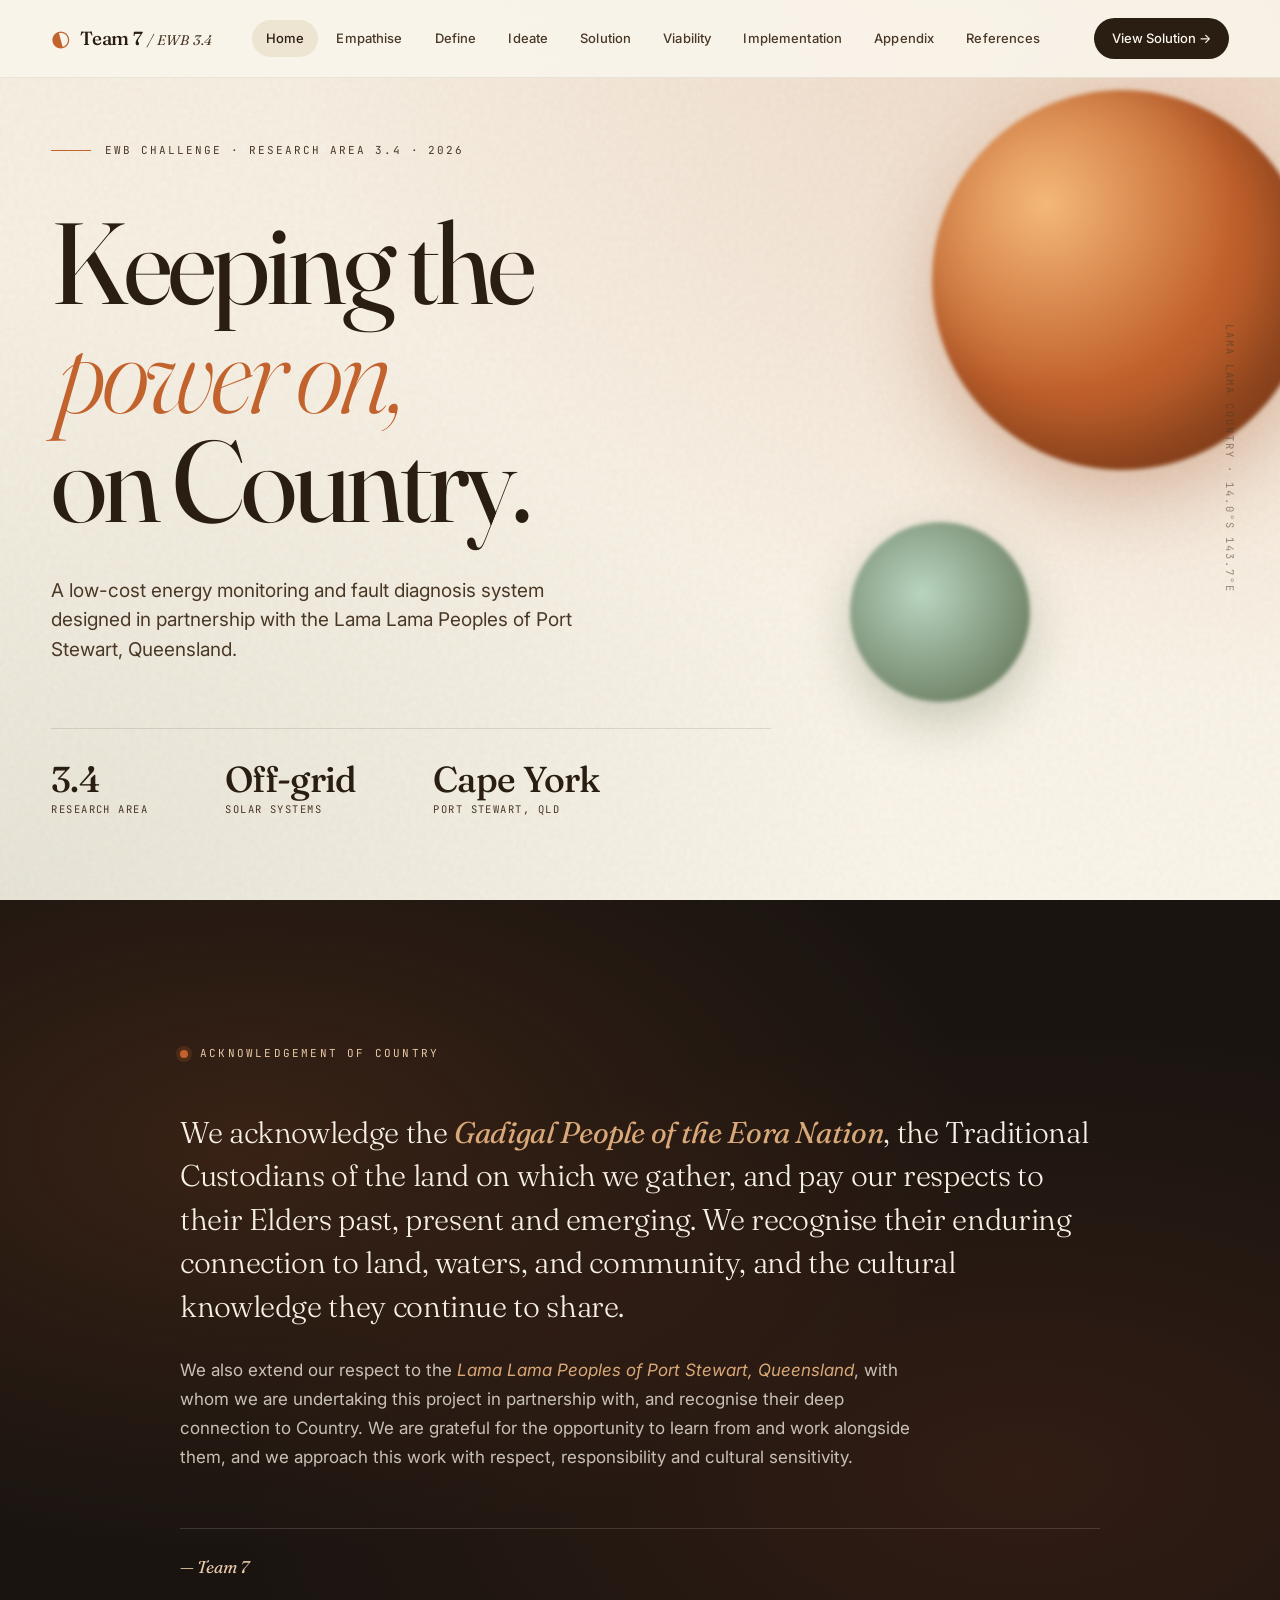
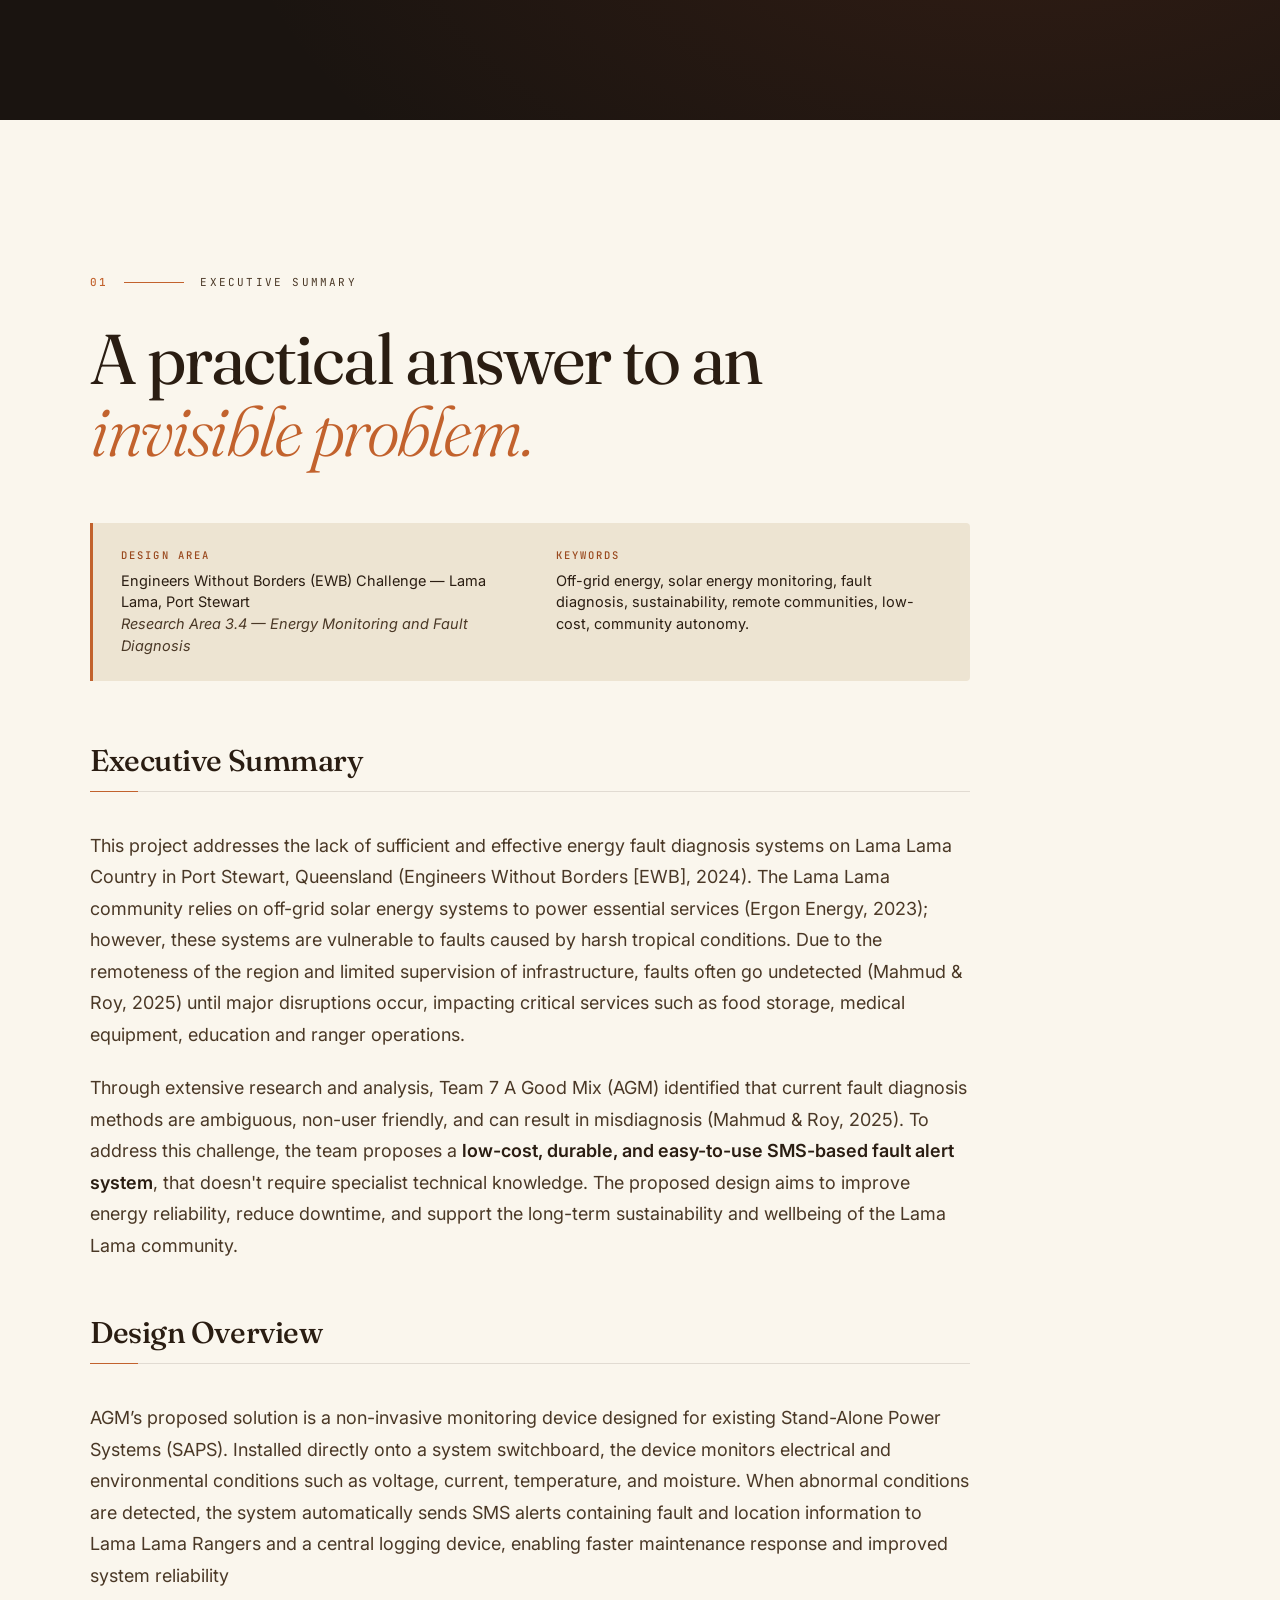
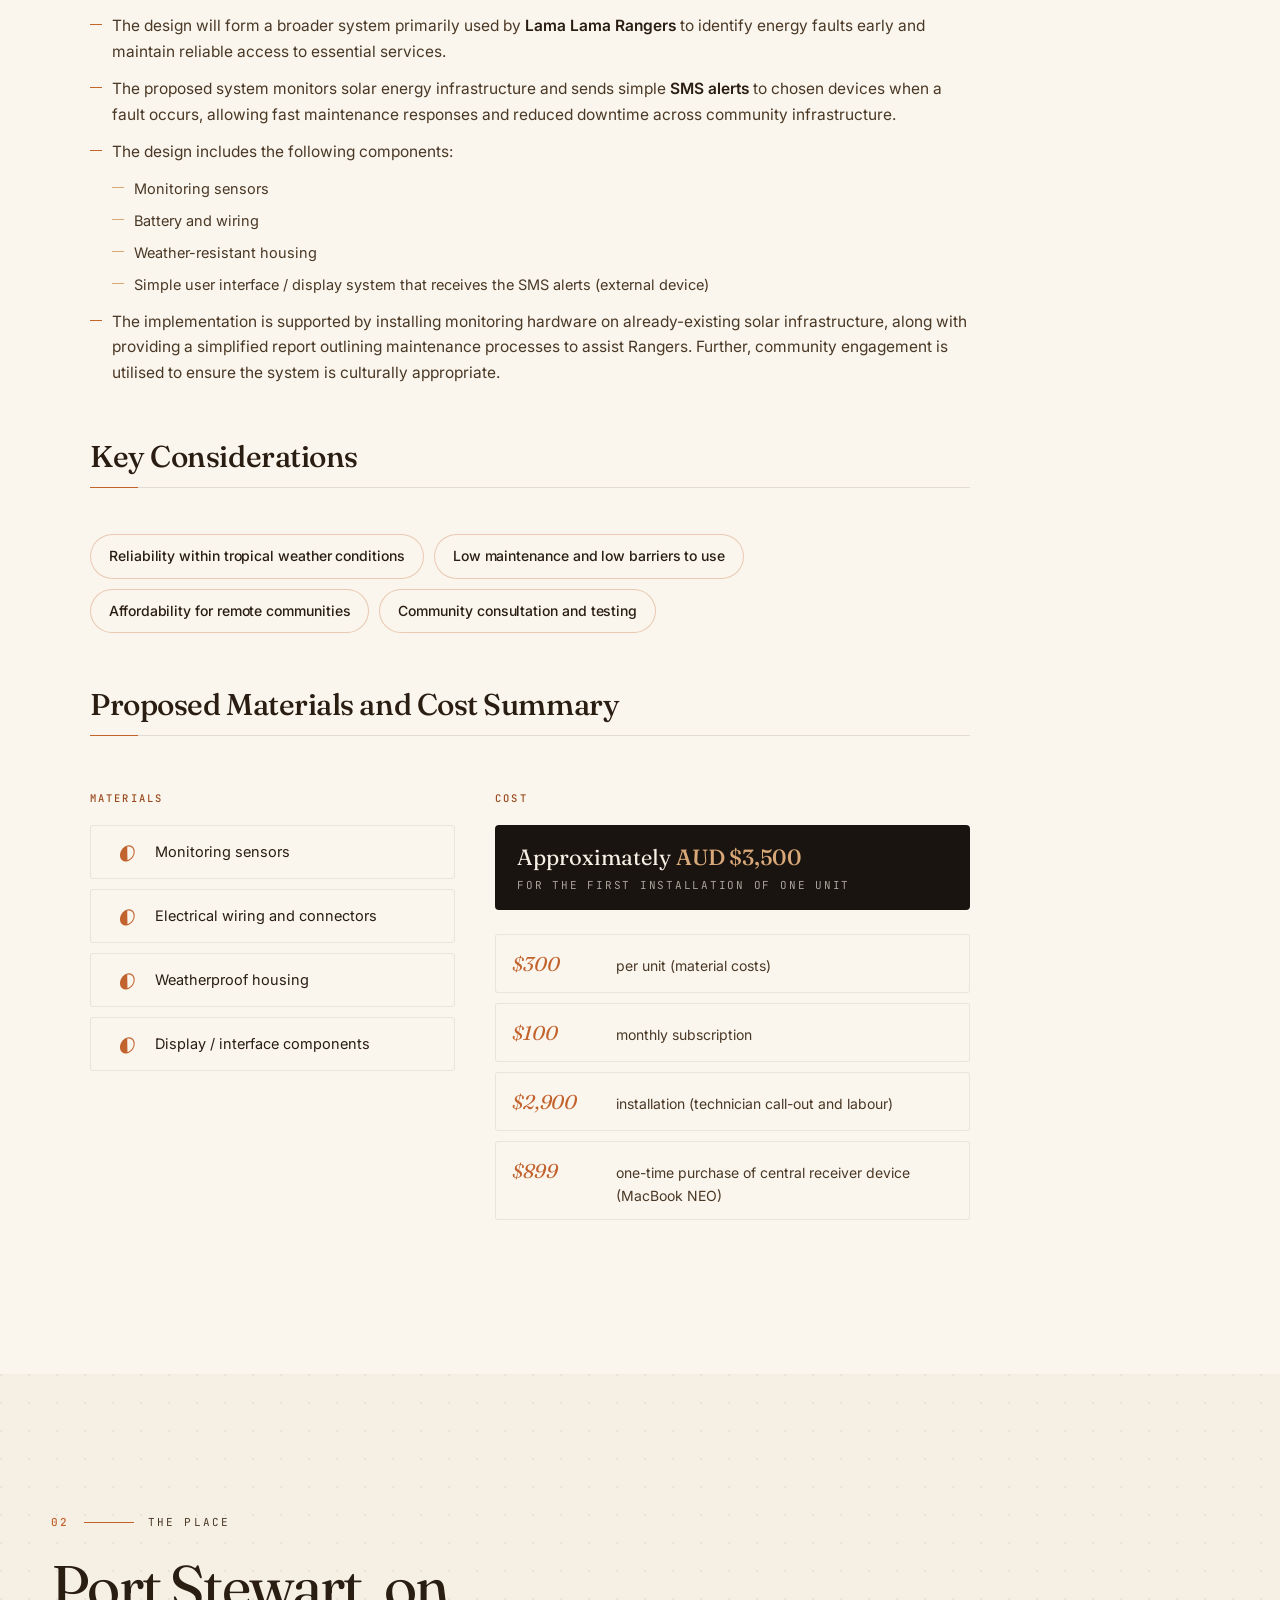
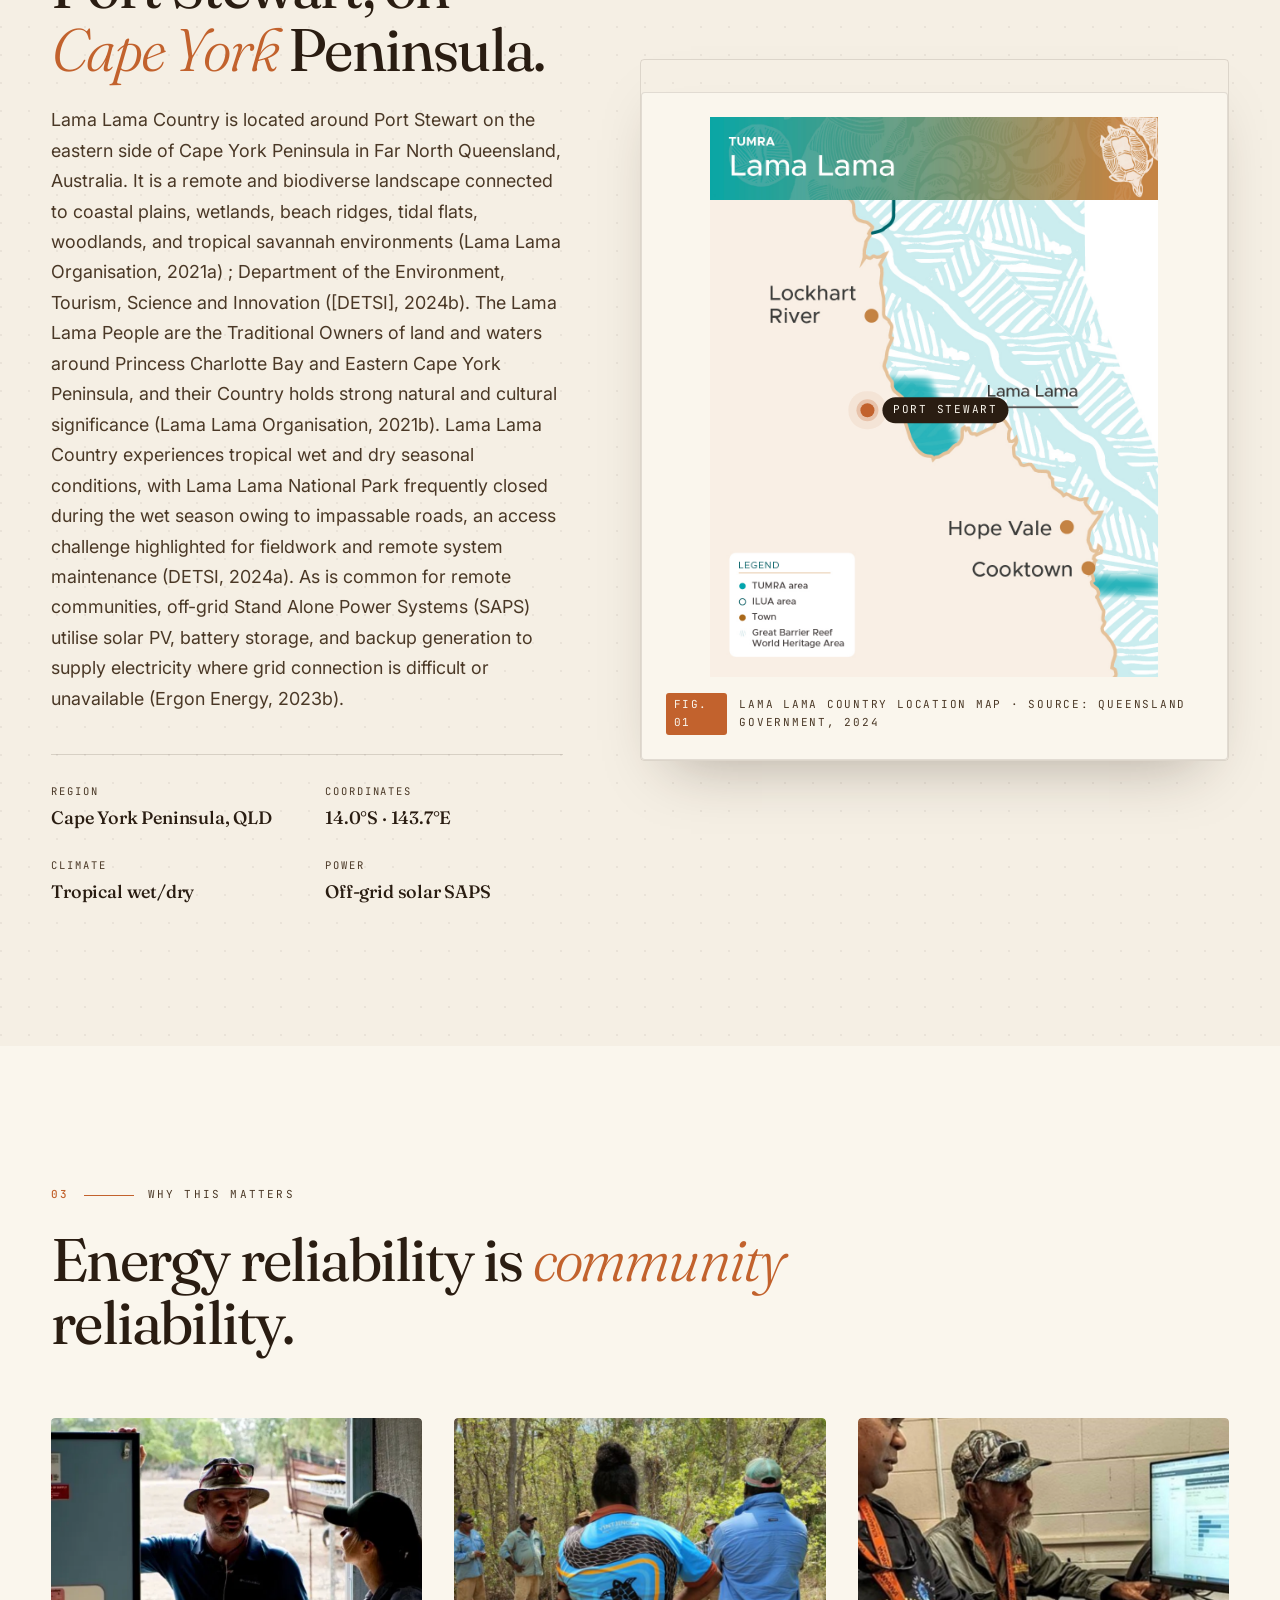
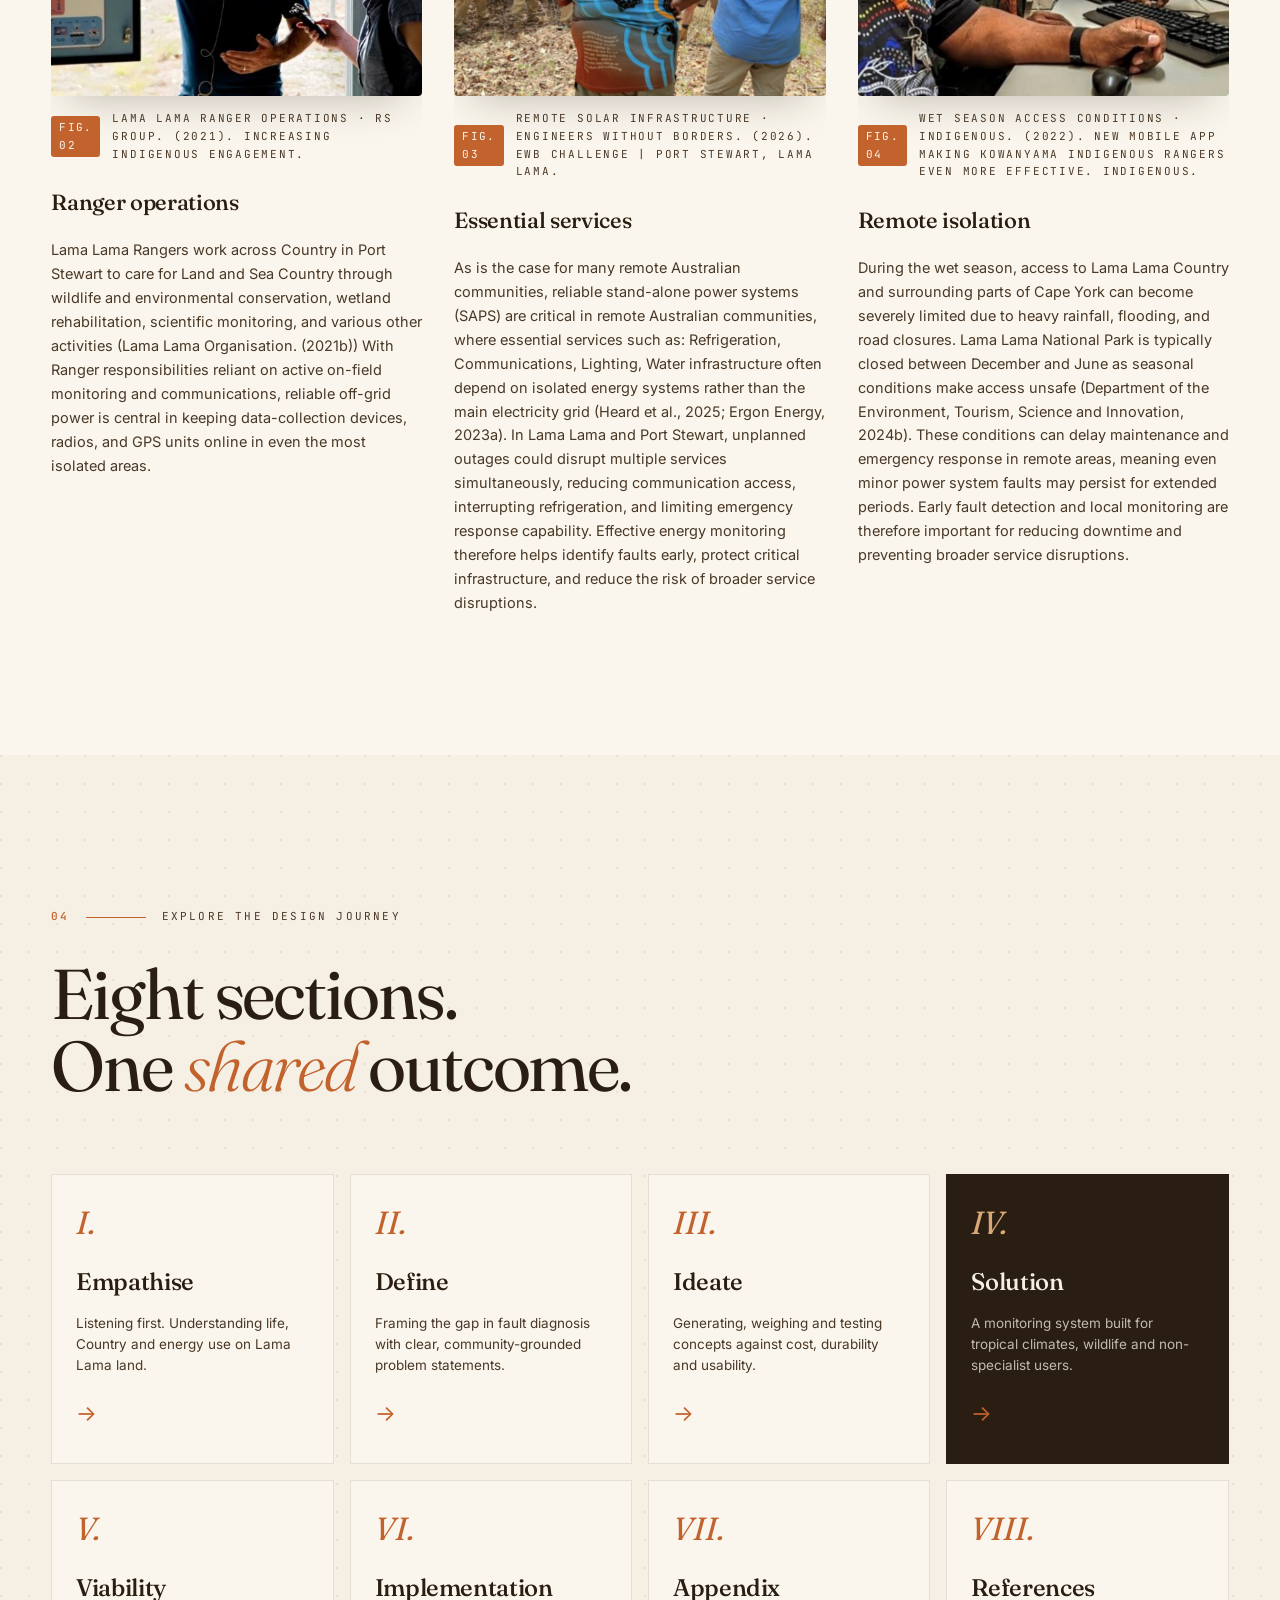
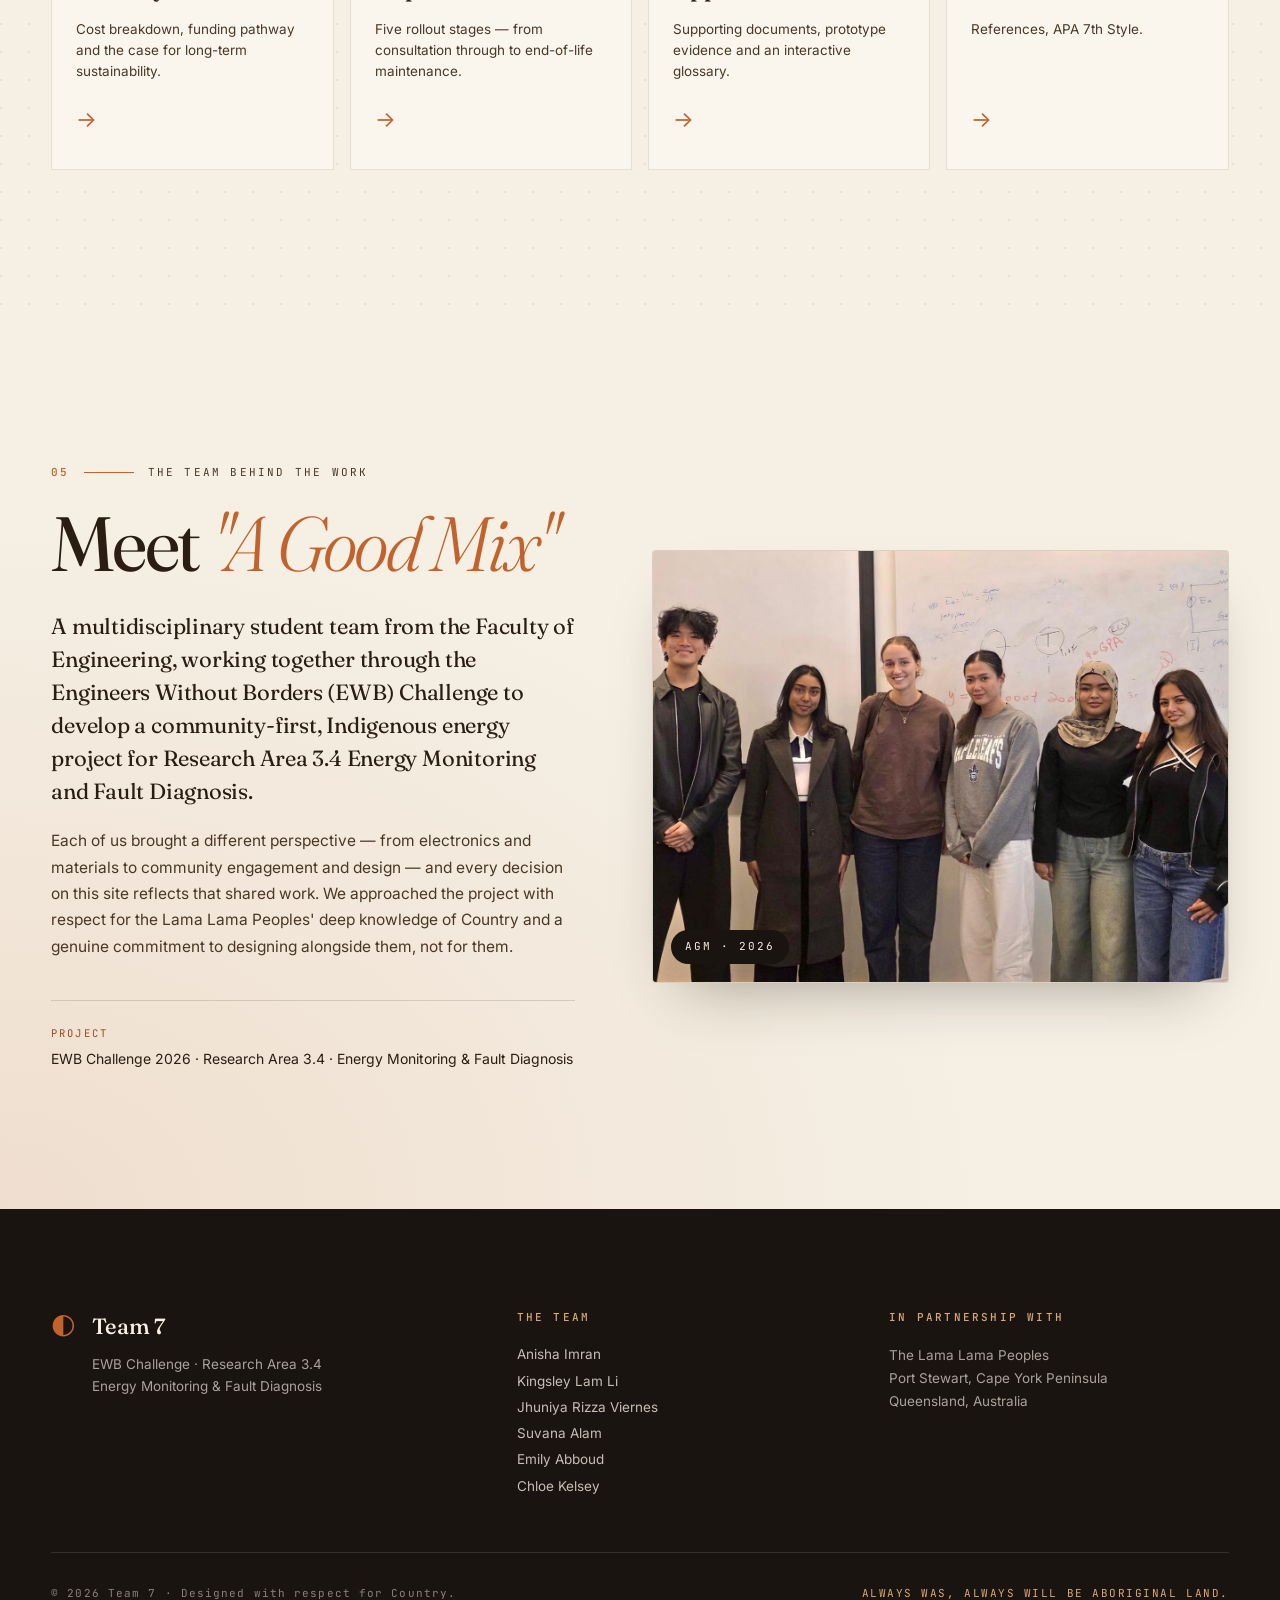
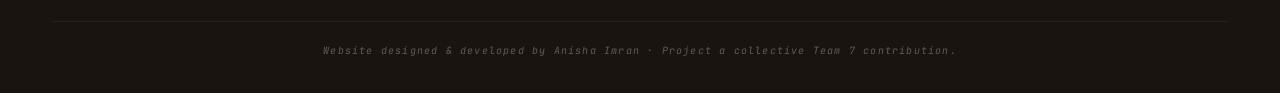
<file: index.html>
<!DOCTYPE html>
<html lang="en">
<head>
    <meta charset="UTF-8">
    <meta name="viewport" content="width=device-width, initial-scale=1.0">
    <title>Team 7 — EWB Challenge | Energy Monitoring on Lama Lama Country</title>
    <link rel="icon" type="image/png" href="assets/favicon.png">
    <link rel="preconnect" href="https://fonts.googleapis.com">
    <link rel="preconnect" href="https://fonts.gstatic.com" crossorigin>
    <link href="https://fonts.googleapis.com/css2?family=Fraunces:opsz,wght@9..144,300;9..144,400;9..144,500;9..144,600;9..144,700&family=Inter:wght@300;400;500;600&family=JetBrains+Mono:wght@400;500&display=swap" rel="stylesheet">
    <link rel="stylesheet" href="style.css">
</head>
<body>

    <!-- NAVIGATION -->
    <header class="nav">
        <div class="nav__inner">
            <a href="index.html" class="nav__logo">
                <span class="nav__logo-mark">◐</span>
                <span class="nav__logo-text">Team 7 <em>/ EWB 3.4</em></span>
            </a>
            <nav class="nav__links">
                <a href="index.html" class="nav__link nav__link--active">Home</a>
                <a href="empathise.html" class="nav__link">Empathise</a>
                <a href="define.html" class="nav__link">Define</a>
                <a href="ideate.html" class="nav__link">Ideate</a>
                <a href="solution.html" class="nav__link">Solution</a>
                <a href="viability.html" class="nav__link">Viability</a>
                <a href="implementation.html" class="nav__link">Implementation</a>
                <a href="appendix.html" class="nav__link">Appendix</a>
                <a href="references.html" class="nav__link">References</a>
            </nav>
            <a href="solution.html" class="nav__cta">View Solution →</a>
        </div>
    </header>

    <!-- HERO -->
    <section class="hero" id="home">
        <div class="hero__grain"></div>
        <div class="hero__bg"></div>

        <div class="hero__content">
            <div class="hero__meta">
                <span class="hero__meta-line"></span>
                <span class="hero__meta-text">EWB Challenge · Research Area 3.4 · 2026</span>
            </div>

            <h1 class="hero__title">
                <span class="hero__title-line">Keeping the</span>
                <span class="hero__title-line hero__title-line--accent">power on,</span>
                <span class="hero__title-line">on Country.</span>
            </h1>

            <p class="hero__subtitle">
                A low-cost energy monitoring and fault diagnosis system designed in partnership
                with the Lama Lama Peoples of Port Stewart, Queensland.
            </p>

            <div class="hero__stats">
                <div class="stat">
                    <span class="stat__num">3.4</span>
                    <span class="stat__label">Research Area</span>
                </div>
                <div class="stat">
                    <span class="stat__num">Off-grid</span>
                    <span class="stat__label">Solar systems</span>
                </div>
                <div class="stat">
                    <span class="stat__num">Cape York</span>
                    <span class="stat__label">Port Stewart, QLD</span>
                </div>
            </div>

            <a href="#acknowledgement" class="hero__scroll">
                    <path d="M7 0V38M7 38L1 32M7 38L13 32" stroke="currentColor" stroke-width="1.2"/>
                </svg>
            </a>
        </div>

        <div class="hero__sidetag">
            <span>Lama Lama Country · 14.0°S 143.7°E</span>
        </div>
    </section>

    <!-- ACKNOWLEDGEMENT OF COUNTRY -->
    <section class="acknowledgement" id="acknowledgement">
        <div class="acknowledgement__wrap">
            <div class="acknowledgement__label">
                <span class="dot"></span>
                <span>Acknowledgement of Country</span>
            </div>

            <div class="acknowledgement__body">
                <p class="acknowledgement__lead">
                    We acknowledge the <em>Gadigal People of the Eora Nation</em>, the Traditional
                    Custodians of the land on which we gather, and pay our respects to their
                    Elders past, present and emerging. We recognise their enduring connection
                    to land, waters, and community, and the cultural knowledge they continue
                    to share.
                </p>

                <p class="acknowledgement__text">
                    We also extend our respect to the <em>Lama Lama Peoples of Port Stewart,
                    Queensland</em>, with whom we are undertaking this project in partnership
                    with, and recognise their deep connection to Country. We are grateful for
                    the opportunity to learn from and work alongside them, and we approach
                    this work with respect, responsibility and cultural sensitivity.
                </p>
            </div>

            <div class="acknowledgement__sig">
                <span>— Team 7</span>
            </div>
        </div>
    </section>

    <!-- EXECUTIVE SUMMARY · wide text-only -->
    <section class="exec" id="summary">
        <div class="exec__inner">

            <div class="exec__eyebrow">
                <span class="num">01</span>
                <span class="line"></span>
                <span class="label">Executive Summary</span>
            </div>

            <h2 class="exec__title">
                A practical answer to an<br>
                <em>invisible problem.</em>
            </h2>
<div class="exec__prose">

    <!-- Design Area + Keywords -->
    <div class="exec__meta">
        <div class="exec__meta-row">
            <span class="exec__meta-label">Design Area</span>
            <p class="exec__meta-text">
                Engineers Without Borders (EWB) Challenge — Lama Lama, Port Stewart<br>
                <em>Research Area 3.4 — Energy Monitoring and Fault Diagnosis</em>
            </p>
        </div>
        <div class="exec__meta-row">
            <span class="exec__meta-label">Keywords</span>
            <p class="exec__meta-text">
                Off-grid energy, solar energy monitoring, fault diagnosis, sustainability,
                remote communities, low-cost, community autonomy.
            </p>
        </div>
    </div>

    <!-- Proposal Summary -->
    <h3 class="exec__h3">Executive Summary</h3>
    <p >
        This project addresses the lack of sufficient and effective energy fault diagnosis
        systems on Lama Lama Country in Port Stewart, Queensland (Engineers Without Borders
        [EWB], 2024). The Lama Lama community relies on off-grid solar energy systems to
        power essential services (Ergon Energy, 2023); however, these systems are vulnerable
        to faults caused by harsh tropical conditions. Due to the remoteness of the region
        and limited supervision of infrastructure, faults often go undetected (Mahmud &amp; Roy,
        2025) until major disruptions occur, impacting critical services such as food storage,
        medical equipment, education and ranger operations.
    </p>
    <p>
        Through extensive research and analysis, Team 7 A Good Mix (AGM) identified that current fault
        diagnosis methods are ambiguous, non-user friendly, and can result in misdiagnosis
        (Mahmud &amp; Roy, 2025). To address this challenge, the team proposes a
        <strong>low-cost, durable, and easy-to-use SMS-based fault alert system</strong>,
        that doesn't require specialist technical knowledge. The proposed design aims to
        improve energy reliability, reduce downtime, and support the long-term sustainability
        and wellbeing of the Lama Lama community.
    </p>

    <!-- Overview of Design -->
    <h3 class="exec__h3">Design Overview</h3>
    <p>
        AGM’s proposed solution is a non-invasive monitoring device designed for existing 
        Stand-Alone Power Systems (SAPS). Installed directly onto a system switchboard, the device 
        monitors electrical and environmental conditions such as voltage, current, temperature, and moisture.
        When abnormal conditions are detected, the system automatically sends SMS alerts containing fault and 
        location information to Lama Lama Rangers and a central logging device, enabling faster maintenance
        response and improved system reliability
    </p>
    <ul class="exec__list">
        <li>The design will form a broader system primarily used by <strong>Lama Lama Rangers</strong> to identify energy faults early and maintain reliable access to essential services.</li>
        <li>The proposed system monitors solar energy infrastructure and sends simple <strong>SMS alerts</strong> to chosen devices when a fault occurs, allowing fast maintenance responses and reduced downtime across community infrastructure.</li>
        <li>
            The design includes the following components:
            <ul class="exec__list exec__list--sub">
                <li>Monitoring sensors</li>
                <li>Battery and wiring</li>
                <li>Weather-resistant housing</li>
                <li>Simple user interface / display system that receives the SMS alerts (external device)</li>
            </ul>
        </li>
        <li>The implementation is supported by installing monitoring hardware on already-existing solar infrastructure, along with providing a simplified report outlining maintenance processes to assist Rangers. Further, community engagement is utilised to ensure the system is culturally appropriate.</li>
    </ul>

    <!-- Key Considerations -->
    <h3 class="exec__h3">Key Considerations</h3>
    <div class="exec__chips">
        <span class="exec__chip">Reliability within tropical weather conditions</span>
        <span class="exec__chip">Low maintenance and low barriers to use</span>
        <span class="exec__chip">Affordability for remote communities</span>
        <span class="exec__chip">Community consultation and testing</span>
    </div>

    <!-- Proposed Materials and Cost Summary -->
    <h3 class="exec__h3">Proposed Materials and Cost Summary</h3>

    <div class="exec__split">
        <div class="exec__split-col">
            <span class="exec__split-label">Materials</span>
            <ul class="exec__list exec__list--materials">
                <li>
                    <span class="exec__mat-icon" aria-hidden="true">◐</span>
                    <span>Monitoring sensors</span>
                </li>
                <li>
                    <span class="exec__mat-icon" aria-hidden="true">◐</span>
                    <span>Electrical wiring and connectors</span>
                </li>
                <li>
                    <span class="exec__mat-icon" aria-hidden="true">◐</span>
                    <span>Weatherproof housing</span>
                </li>
                <li>
                    <span class="exec__mat-icon" aria-hidden="true">◐</span>
                    <span>Display / interface components</span>
                </li>
            </ul>
        </div>

        <div class="exec__split-col">
            <span class="exec__split-label">Cost</span>
            <p class="exec__cost-headline">
                Approximately <strong>AUD&nbsp;$3,500</strong><br>
                <span>for the first installation of one unit</span>
            </p>
            <ul class="exec__list exec__list--cost">
                <li><span class="exec__cost-amt">$300</span><span>per unit (material costs)</span></li>
                <li><span class="exec__cost-amt">$100</span><span>monthly subscription</span></li>
                <li><span class="exec__cost-amt">$2,900</span><span>installation (technician call-out and labour)</span></li>
                <li><span class="exec__cost-amt">$899</span><span>one-time purchase of central receiver device (MacBook NEO)</span></li>
            </ul>
        </div>
    </div>

</div>

        </div>
    </section>

    <!-- LAMA LAMA COUNTRY · MAP -->
    <section class="place" id="place">
        <div class="place__inner">

            <div class="place__text">
                <div class="block__eyebrow">
                    <span class="num">02</span>
                    <span class="line"></span>
                    <span class="label">The Place</span>
                </div>

                <h2 class="place__title">
                    Port Stewart, on <em>Cape York</em> Peninsula.
                </h2>

                <p class="place__lead">
                    Lama Lama Country is located around Port Stewart on the eastern side of Cape
                     York Peninsula in Far North Queensland, Australia. It is a remote and biodiverse
                      landscape connected to coastal plains, wetlands, beach ridges, tidal flats, woodlands,
                       and tropical savannah environments (Lama Lama Organisation, 2021a) ; Department of
                        the Environment, Tourism, Science and Innovation ([DETSI], 2024b). The Lama Lama People 
                        are the Traditional Owners of land and waters around Princess Charlotte Bay and Eastern 
                        Cape York Peninsula, and their Country holds strong natural and cultural significance
                         (Lama Lama Organisation, 2021b). 

                    Lama Lama Country experiences tropical wet and dry seasonal conditions,
                     with Lama Lama National Park frequently closed during the wet season owing to
                      impassable roads, an access challenge highlighted for fieldwork and remote
                       system maintenance (DETSI, 2024a). As is common for remote communities, 
                       off-grid Stand Alone Power Systems (SAPS) utilise solar PV, battery storage, 
                       and backup generation to supply electricity where grid connection is difficult 
                       or unavailable (Ergon Energy, 2023b).

                </p>

                <div class="place__facts">
                    <div class="pfact">
                        <span class="pfact__k">Region</span>
                        <span class="pfact__v">Cape York Peninsula, QLD</span>
                    </div>
                    <div class="pfact">
                        <span class="pfact__k">Coordinates</span>
                        <span class="pfact__v">14.0°S · 143.7°E</span>
                    </div>
                    <div class="pfact">
                        <span class="pfact__k">Climate</span>
                        <span class="pfact__v">Tropical wet/dry</span>
                    </div>
                    <div class="pfact">
                        <span class="pfact__k">Power</span>
                        <span class="pfact__v">Off-grid solar SAPS</span>
                    </div>
                </div>
            </div>

            <div class="place__map">

                <figure class="figure">
                    <img src="assets/Lama Lama Map.jpg" 
                        alt="Map showing Lama Lama Country at Port Stewart, Cape York Peninsula, Queensland">

                    <figcaption class="figure__caption">
                        <span class="tag">Fig. 01</span>
                        <span>Lama Lama Country Location Map · Source: Queensland Government, 2024</span>
                    </figcaption>
                </figure>

                <div class="place__pin">
                    <span class="place__pin-dot"></span>
                    <span class="place__pin-label">Port Stewart</span>
                </div>

            </div>

        </div>
    </section>

    <!-- CONTEXT QUOTE STRIP 
    <section class="context">
        <div class="context__inner">
            <div class="context__quote">
                <span class="context__mark">“</span>
                <p>
                    When the power goes down on Country, it isn't just the lights.
                    It's the freezer, the radio, the ranger station, the school.
                    Reliability isn't a feature — it's a responsibility.
                </p>
            </div>

            <div class="context__data">
                <div class="cdata">
                    <span class="cdata__k">Climate</span>
                    <span class="cdata__v">Tropical wet/dry</span>
                </div>
                <div class="cdata">
                    <span class="cdata__k">Access</span>
                    <span class="cdata__v">Wet season isolation</span>
                </div>
                <div class="cdata">
                    <span class="cdata__k">Power source</span>
                    <span class="cdata__v">Off-grid solar</span>
                </div>
                <div class="cdata">
                    <span class="cdata__k">Key risks</span>
                    <span class="cdata__v">Heat · Wildlife · Moisture</span>
                </div>
            </div>
        </div>
    </section> -->

    <!-- DEEPER CONTEXT · why this matters -->
    <section class="deep" id="why">
        <div class="deep__inner">

            <div class="block__eyebrow">
                <span class="num">03</span>
                <span class="line"></span>
                <span class="label">Why this matters</span>
            </div>

            <h2 class="deep__title">
                Energy reliability is <em>community</em> reliability.
            </h2>

            <div class="deep__grid">
            <article class="deep__col">
                <figure class="figure figure--odd">
                    <img src="assets/community-1.png" 
                        alt="Community work on Lama Lama Country">

                        <figcaption class="figure__caption">
                            <span class="tag">Fig. 02</span>
                            <span>Lama Lama Ranger Operations · RS Group. (2021). Increasing Indigenous engagement. </span>
                        </figcaption>
                    </figure>
                    <h3 class="deep__h3">Ranger operations</h3>
                    <p>
                        Lama Lama Rangers work across Country in Port Stewart to 
                        care for Land and Sea Country through wildlife and environmental 
                        conservation, wetland rehabilitation, scientific monitoring, and various 
                        other activities (Lama Lama Organisation. (2021b))

                        With Ranger responsibilities reliant on active on-field
                         monitoring and communications, reliable off-grid power is
                          central in keeping data-collection devices, radios, and GPS 
                          units online in even the most isolated areas.

                    </p>
                </article>

                <article class="deep__col">
                    <figure class="figure">
                        <img src="assets/community-3.png" 
                            alt="Solar infrastructure on Country">

                        <figcaption class="figure__caption">
                            <span class="tag">Fig. 03</span>
                            <span>Remote Solar Infrastructure · Engineers Without Borders. (2026). EWB Challenge | Port Stewart, Lama Lama.</span>
                        </figcaption>
                    </figure>
                    <h3 class="deep__h3">Essential services</h3>
                    <p>
                        As is the case for many remote Australian communities, reliable stand-alone 
                        power systems (SAPS) are critical in remote Australian communities, where
                         essential services such as: Refrigeration, Communications, Lighting, Water infrastructure 
                        often depend on isolated energy systems rather than the main electricity grid 
                        (Heard et al., 2025; Ergon Energy, 2023a).  In Lama Lama and Port Stewart, 
                        unplanned outages could disrupt multiple services simultaneously, reducing 
                        communication access, interrupting refrigeration, and limiting emergency
                         response capability. Effective energy monitoring therefore helps identify 
                         faults early, protect critical infrastructure, and reduce the risk
                          of broader service disruptions.

                    </p>
                </article>

                <article class="deep__col">
                    <figure class="figure">
                        <img src="assets/community-4.png" 
                            alt="Remote isolation during wet season">

                        <figcaption class="figure__caption">
                            <span class="tag">Fig. 04</span>
                            <span>Wet Season Access Conditions · Indigenous. (2022). New mobile app making Kowanyama Indigenous Rangers even more effective. Indigenous.</span>
                        </figcaption>
                    </figure>
                    <h3 class="deep__h3">Remote isolation</h3>
                    <p>
                        During the wet season, access to Lama Lama Country and 
                        surrounding parts of Cape York can become severely limited due 
                        to heavy rainfall, flooding, and road closures. Lama Lama National
                         Park is typically closed between December and June as seasonal 
                         conditions make access unsafe (Department of the Environment, Tourism,
                          Science and Innovation, 2024b). 
                        These conditions can delay maintenance and 
                        emergency response in remote areas, meaning even minor power
                         system faults may persist for extended periods. Early fault 
                         detection and local monitoring are therefore important for reducing
                          downtime and preventing broader service disruptions.

                    </p>
                </article>
            </div>

        </div>
    </section>

    <!-- JOURNEY / SECTION INDEX -->
    <section class="journey">
        <div class="journey__header">
            <div class="journey__eyebrow">
                <span class="num">04</span>
                <span class="line"></span>
                <span class="label">Explore the design journey</span>
            </div>
            <h2 class="journey__title">Eight sections.<br>One <em>shared</em> outcome.</h2>
        </div>

        <div class="journey__cards journey__cards--seven">
            <a href="empathise.html" class="jcard">
                <div class="jcard__num">I.</div>
                <h3 class="jcard__title">Empathise</h3>
                <p class="jcard__desc">Listening first. Understanding life, Country and energy use on Lama Lama land.</p>
                <span class="jcard__arrow">→</span>
            </a>

            <a href="define.html" class="jcard">
                <div class="jcard__num">II.</div>
                <h3 class="jcard__title">Define</h3>
                <p class="jcard__desc">Framing the gap in fault diagnosis with clear, community-grounded problem statements.</p>
                <span class="jcard__arrow">→</span>
            </a>

            <a href="ideate.html" class="jcard">
                <div class="jcard__num">III.</div>
                <h3 class="jcard__title">Ideate</h3>
                <p class="jcard__desc">Generating, weighing and testing concepts against cost, durability and usability.</p>
                <span class="jcard__arrow">→</span>
            </a>

            <a href="solution.html" class="jcard jcard--feature">
                <div class="jcard__num">IV.</div>
                <h3 class="jcard__title">Solution</h3>
                <p class="jcard__desc">A monitoring system built for tropical climates, wildlife and non-specialist users.</p>
                <span class="jcard__arrow">→</span>
            </a>

            <a href="viability.html" class="jcard">
                <div class="jcard__num">V.</div>
                <h3 class="jcard__title">Viability</h3>
                <p class="jcard__desc">Cost breakdown, funding pathway and the case for long-term sustainability.</p>
                <span class="jcard__arrow">→</span>
            </a>

            <a href="implementation.html" class="jcard">
                <div class="jcard__num">VI.</div>
                <h3 class="jcard__title">Implementation</h3>
                <p class="jcard__desc">Five rollout stages — from consultation through to end-of-life maintenance.</p>
                <span class="jcard__arrow">→</span>
            </a>

            <a href="appendix.html" class="jcard">
                <div class="jcard__num">VII.</div>
                <h3 class="jcard__title">Appendix</h3>
                <p class="jcard__desc">Supporting documents, prototype evidence and an interactive glossary.</p>
                <span class="jcard__arrow">→</span>
            </a>

                <a href="references.html" class="jcard">
                <div class="jcard__num">VIII.</div>
                <h3 class="jcard__title">References</h3>
                <p class="jcard__desc">References, APA 7th Style.</p>
                <span class="jcard__arrow">→</span>
            </a>
        </div>
    </section>

    <!-- TEAM -->
    <section class="team" id="team">
        <div class="team__inner">

            <div class="team__text">
                <div class="block__eyebrow">
                    <span class="num">05</span>
                    <span class="line"></span>
                    <span class="label">The team behind the work</span>
                </div>

                <h2 class="team__title">
                    Meet <em>"A Good Mix"</em>
                </h2>

                <p class="team__lead">
                    A multidisciplinary student team from the Faculty of Engineering,
                    working together through the Engineers Without Borders (EWB) Challenge
                    to develop a community-first, Indigenous energy project for Research 
                    Area 3.4 Energy Monitoring and Fault Diagnosis.
                </p>

                <p class="team__body">
                    Each of us brought a different perspective — from electronics and
                    materials to community engagement and design — and every decision
                    on this site reflects that shared work. We approached the project
                    with respect for the Lama Lama Peoples' deep knowledge of Country
                    and a genuine commitment to designing alongside them, not for them.
                </p>

                <div class="team__credits">
                    <span class="team__credits-label">Project</span>
                    <span class="team__credits-text">EWB Challenge 2026 · Research Area 3.4 · Energy Monitoring &amp; Fault Diagnosis</span>
                </div>
            </div>

            <div class="team__photo">
                <img src="assets/team.jpeg" alt="Team 7 group photo">
                <span class="team__photo-tag">AGM · 2026</span>
            </div>

        </div>
    </section>

    <!-- FOOTER -->
<!-- FOOTER -->
<footer class="footer">
    <div class="footer__top">
        <div class="footer__brand">
            <span class="footer__mark">◐</span>
            <div>
                <h4>Team 7</h4>
                <p>EWB Challenge · Research Area 3.4<br>Energy Monitoring &amp; Fault Diagnosis</p>
            </div>
        </div>

        <div class="footer__team">
            <h5>The team</h5>
            <ul class="footer__team-list">
                <li>Anisha Imran</li>
                <li>Kingsley Lam Li</li>
                <li>Jhuniya Rizza Viernes</li>
                <li>Suvana Alam</li>
                <li>Emily Abboud</li>
                <li>Chloe Kelsey</li>
            </ul>
        </div>

        <div class="footer__partner">
            <h5>In partnership with</h5>
            <p>The Lama Lama Peoples<br>Port Stewart, Cape York Peninsula<br>Queensland, Australia</p>
        </div>
    </div>

    <div class="footer__bottom">
        <span>© 2026 Team 7 · Designed with respect for Country.</span>
        <span class="footer__ack">Always was, always will be Aboriginal land.</span>
    </div>

    <div class="footer__credit">
        <span>Website designed &amp; developed by Anisha Imran · Project a collective Team 7 contribution.</span>
    </div>
</footer>

</body>
</html>
</file>
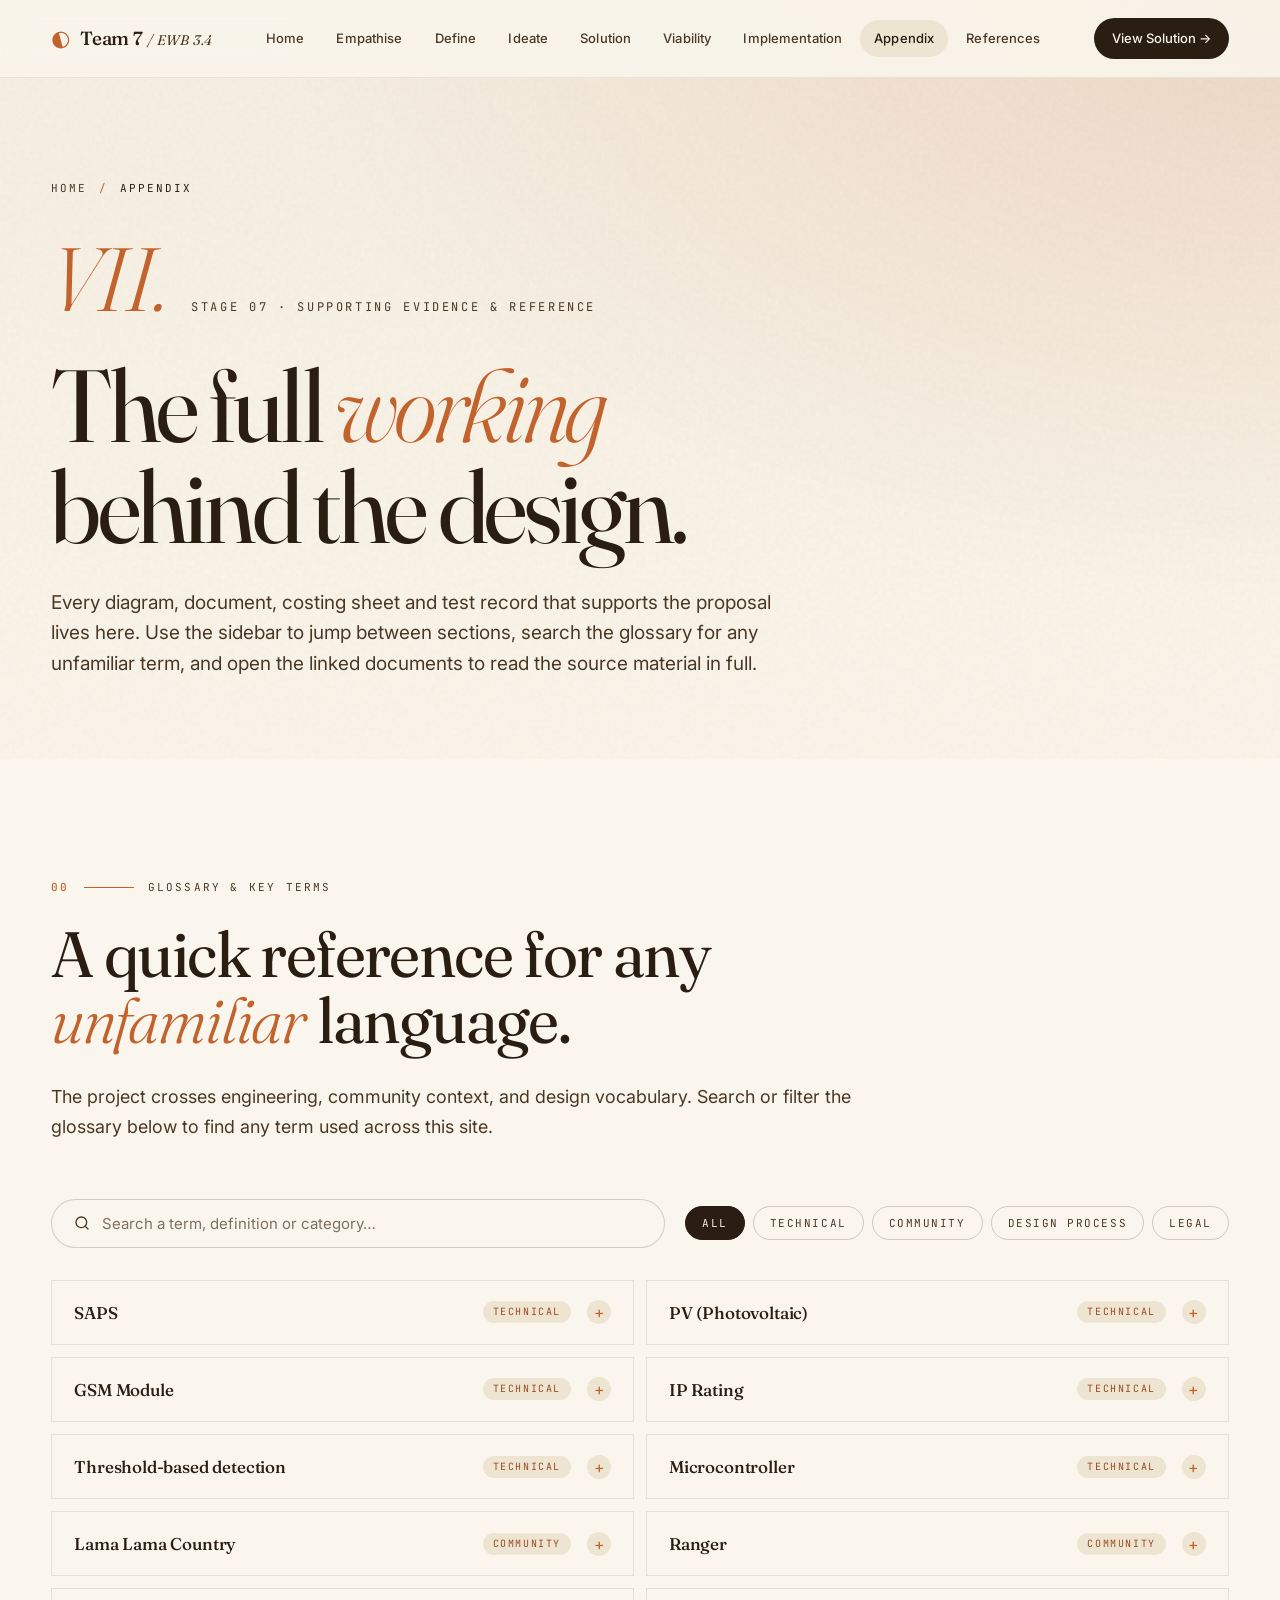
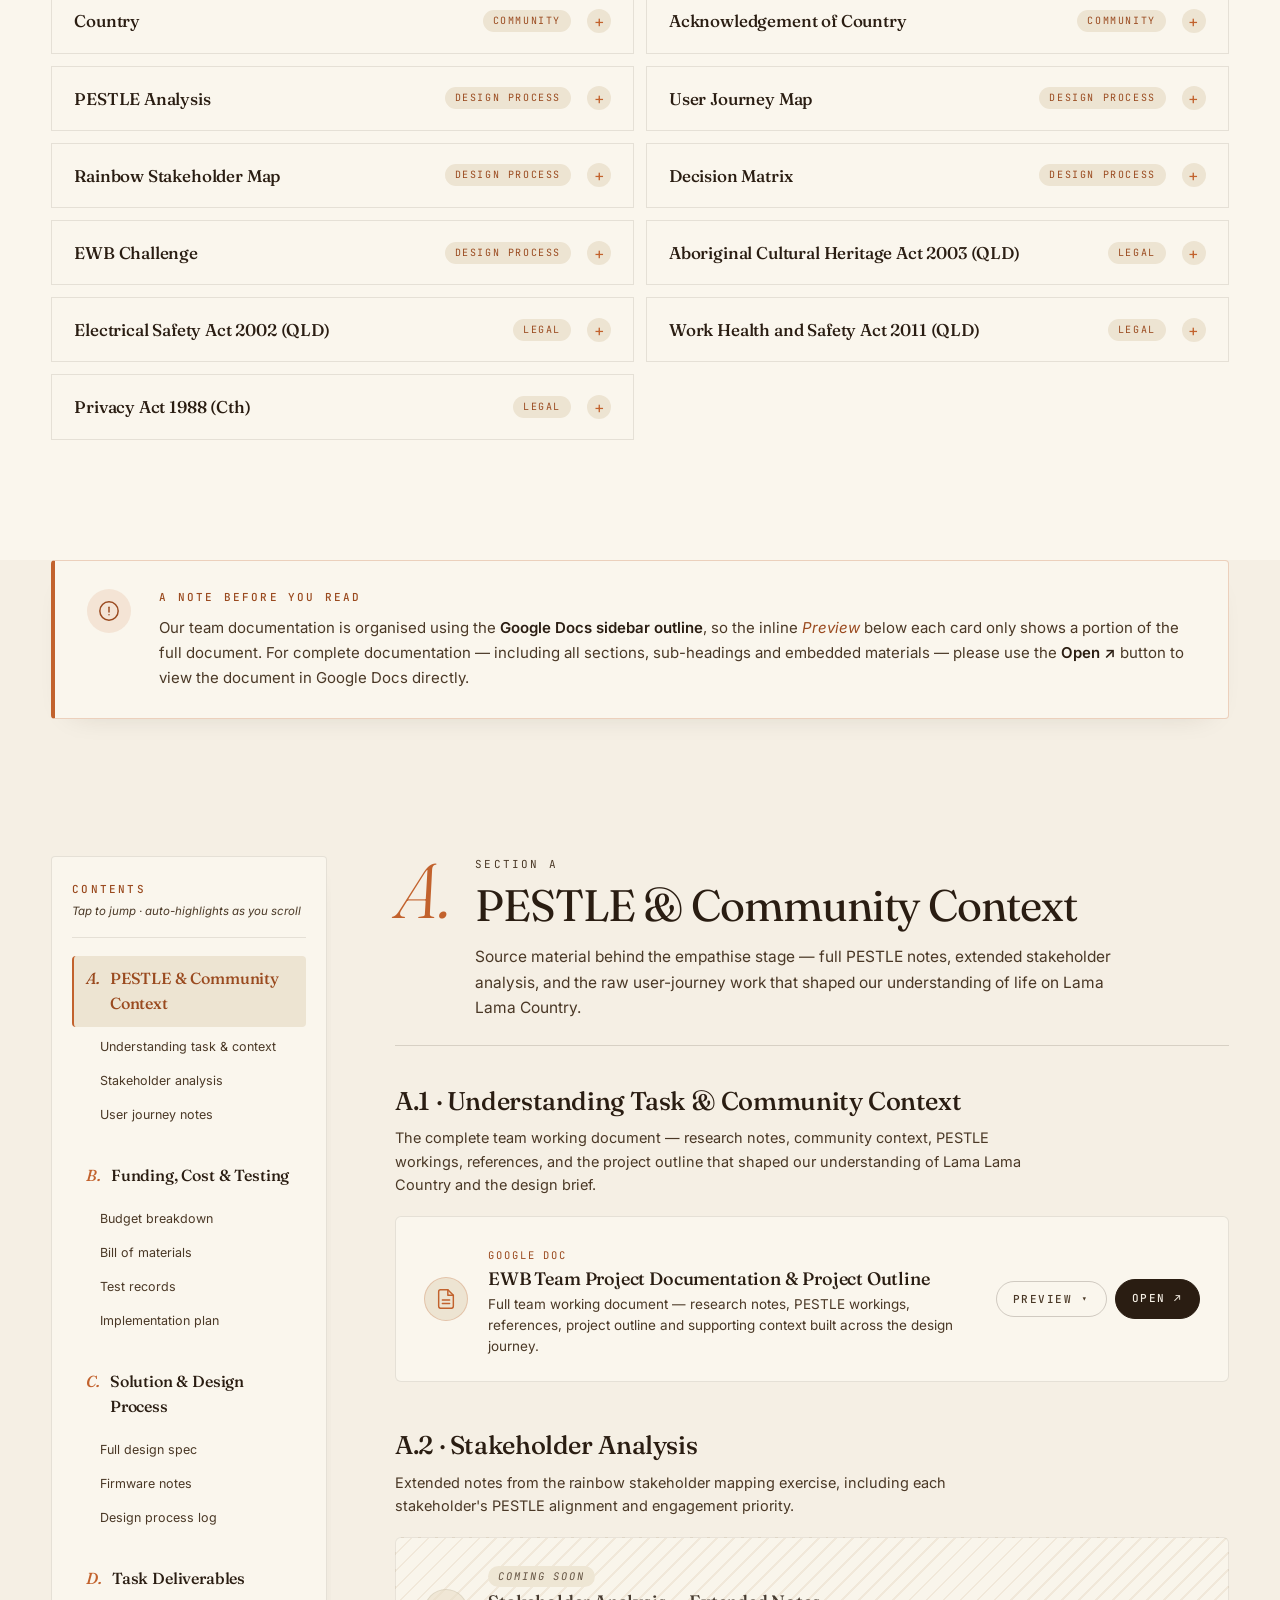
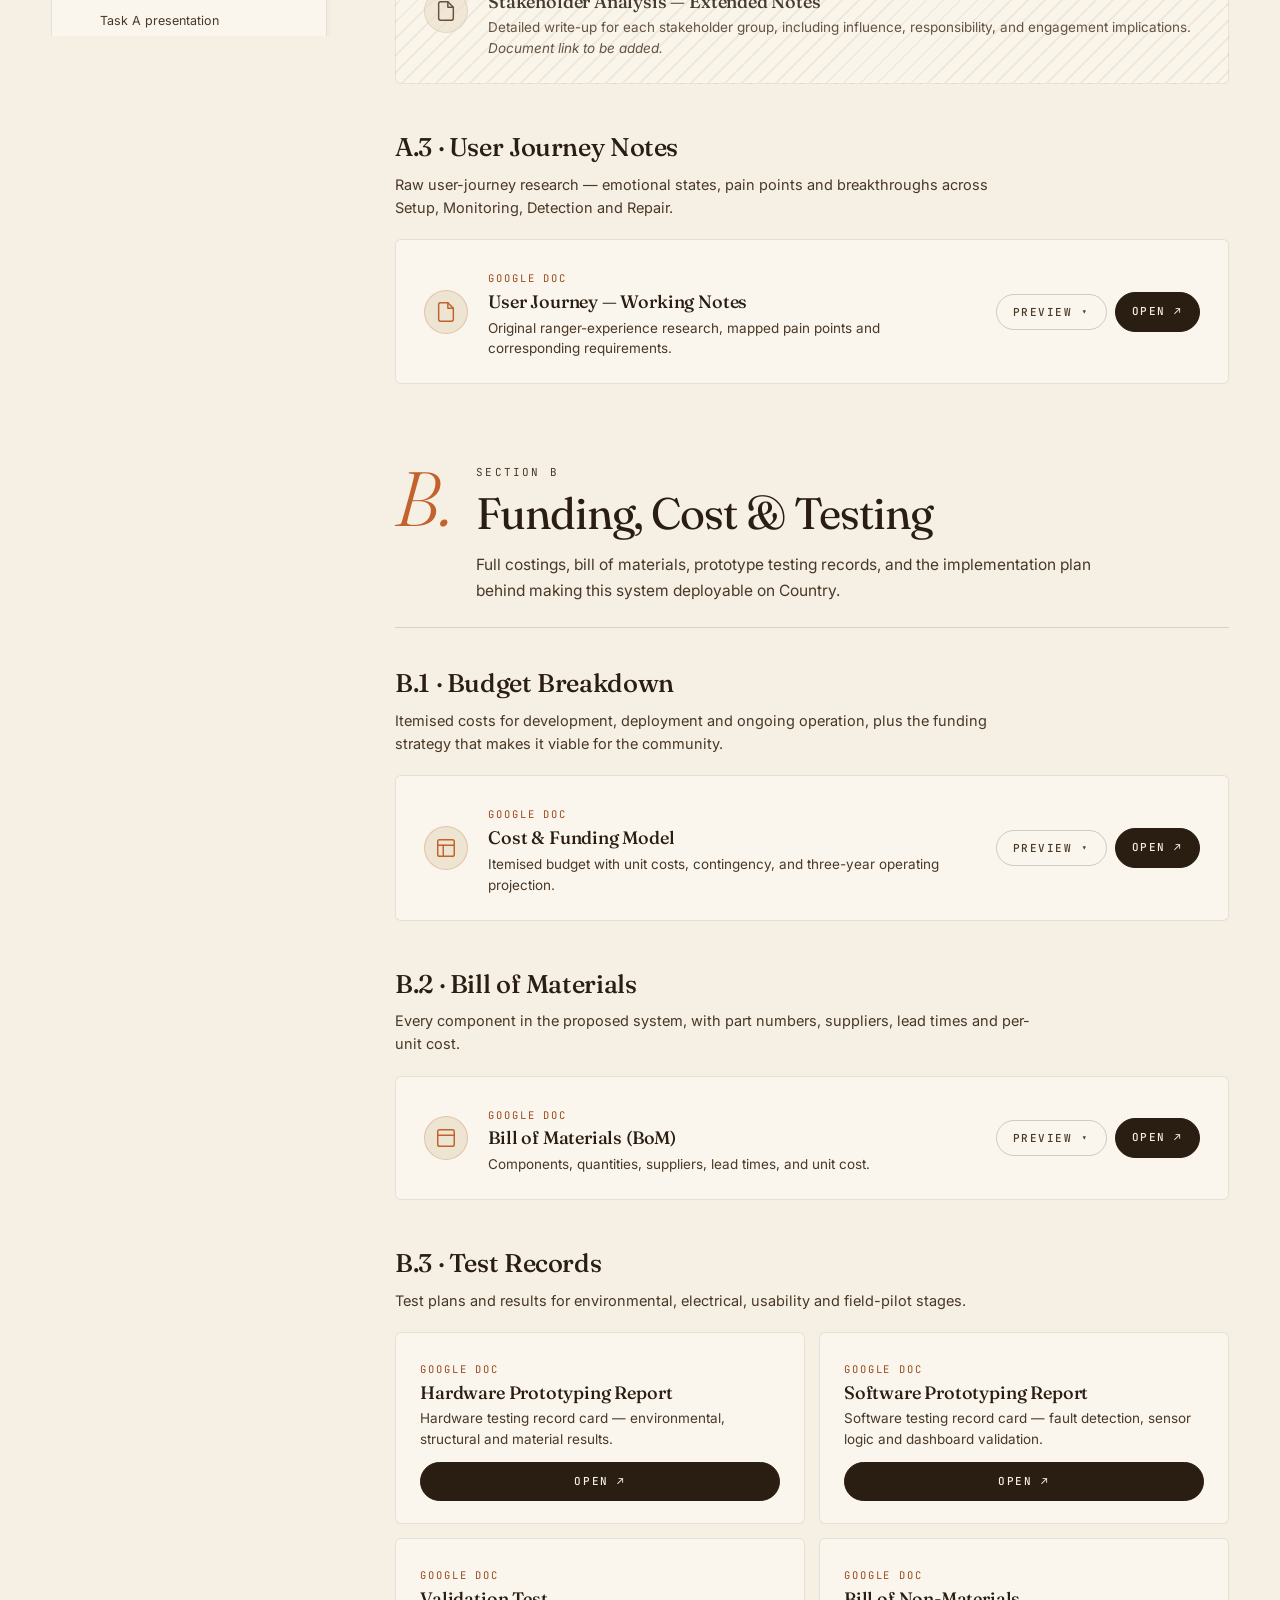
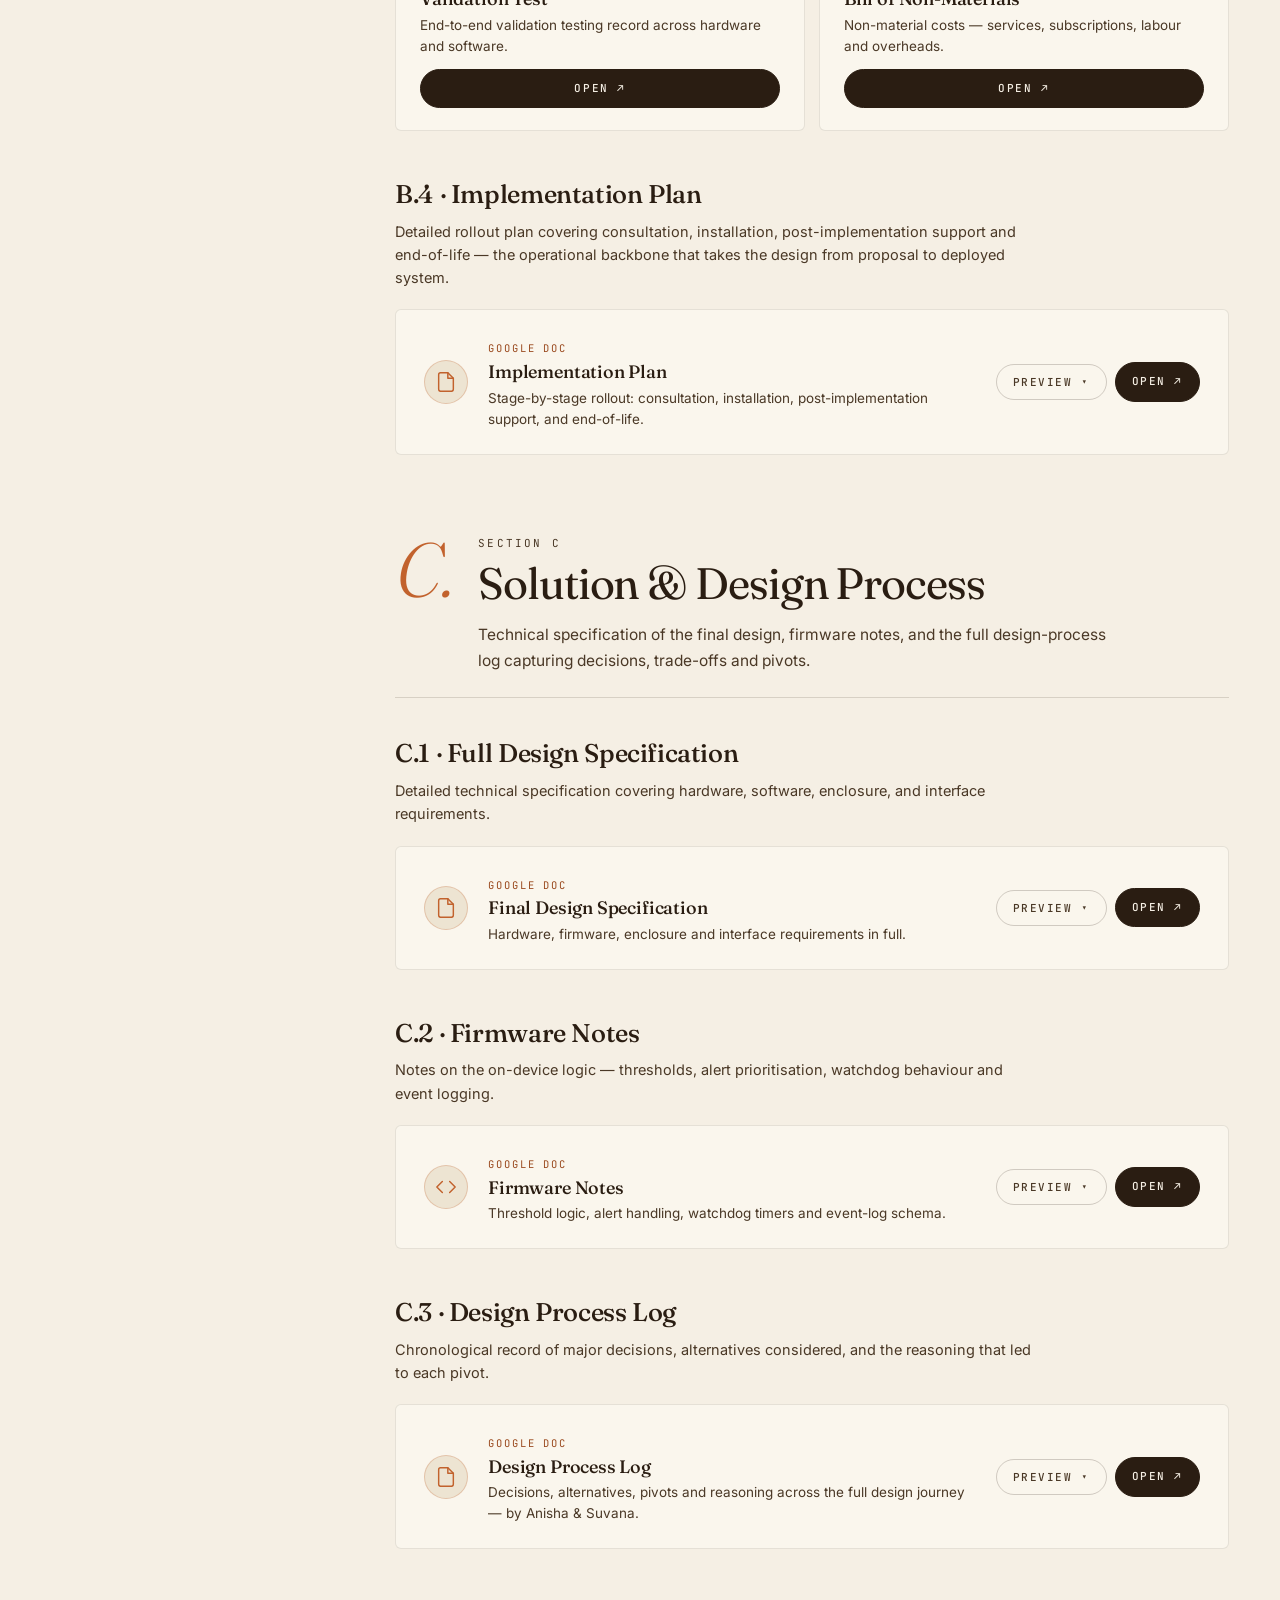
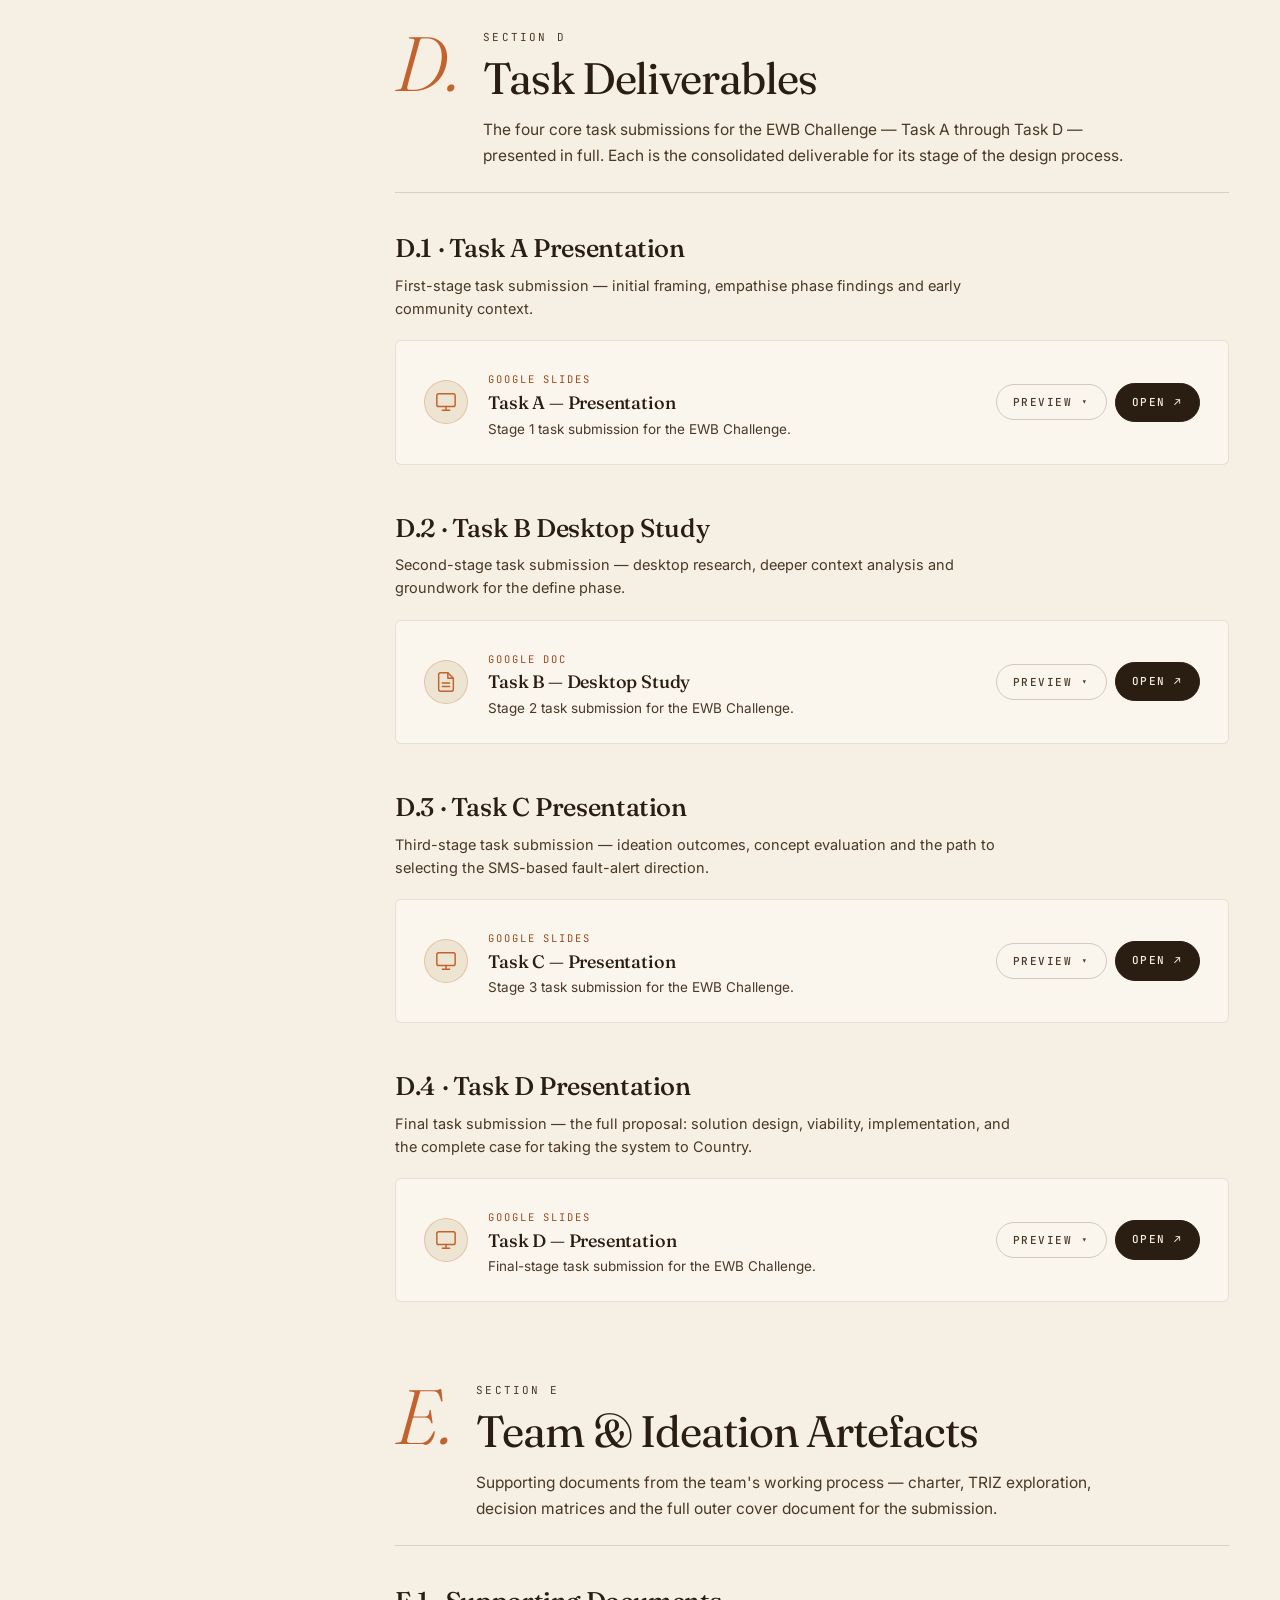
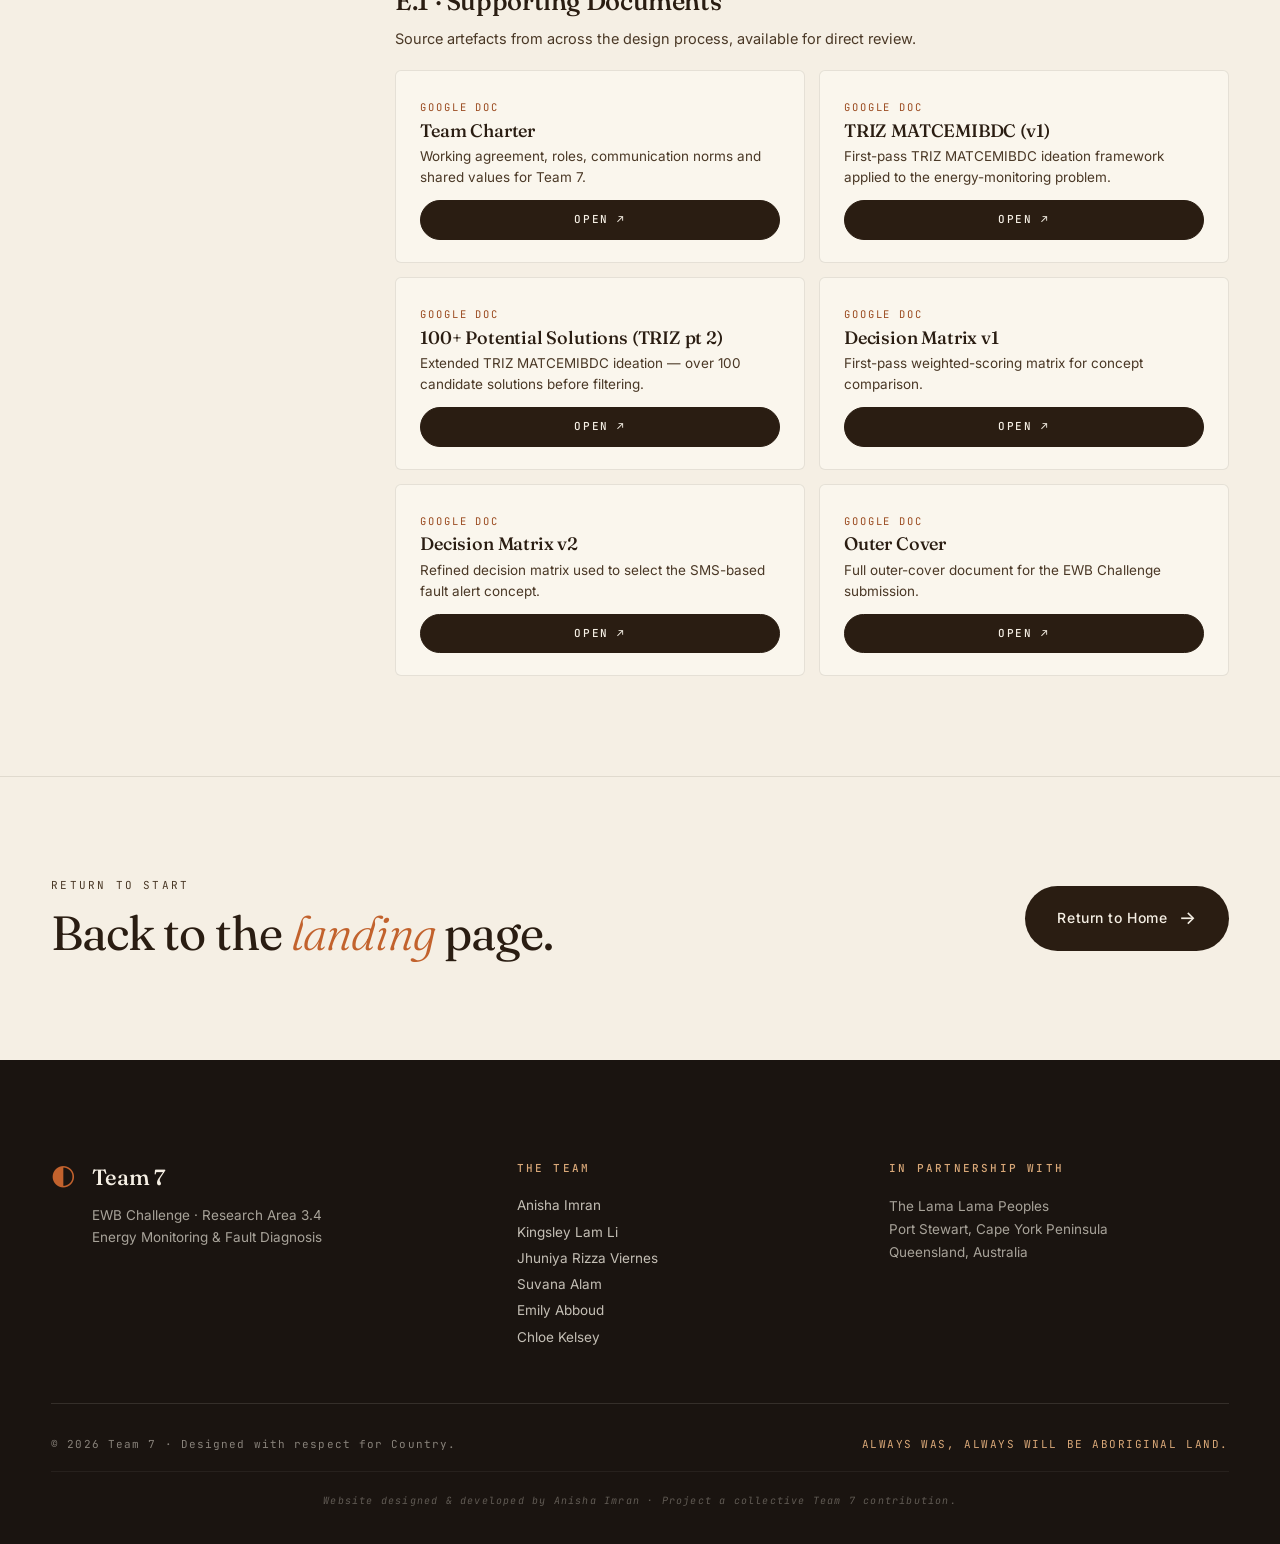
<file: appendix.html>
<!DOCTYPE html>
<html lang="en">
<head>
    <meta charset="UTF-8">
    <meta name="viewport" content="width=device-width, initial-scale=1.0">
    <title>Appendix · Team 7 — EWB Challenge</title>
    <link rel="icon" type="image/png" href="assets/favicon.png">
    <link rel="preconnect" href="https://fonts.googleapis.com">
    <link rel="preconnect" href="https://fonts.gstatic.com" crossorigin>
    <link href="https://fonts.googleapis.com/css2?family=Fraunces:opsz,wght@9..144,300;9..144,400;9..144,500;9..144,600;9..144,700&family=Inter:wght@300;400;500;600&family=JetBrains+Mono:wght@400;500&display=swap" rel="stylesheet">
    <link rel="stylesheet" href="style.css">
</head>
<body>

    <!-- NAVIGATION -->
    <header class="nav">
        <div class="nav__inner">
            <a href="index.html" class="nav__logo">
                <span class="nav__logo-mark">◐</span>
                <span class="nav__logo-text">Team 7 <em>/ EWB 3.4</em></span>
            </a>
            <nav class="nav__links">
                <a href="index.html" class="nav__link">Home</a>
                <a href="empathise.html" class="nav__link">Empathise</a>
                <a href="define.html" class="nav__link">Define</a>
                <a href="ideate.html" class="nav__link">Ideate</a>
                <a href="solution.html" class="nav__link">Solution</a>
                <a href="viability.html" class="nav__link">Viability</a>
                <a href="implementation.html" class="nav__link">Implementation</a>
                <a href="appendix.html" class="nav__link nav__link--active">Appendix</a>
                <a href="references.html" class="nav__link">References</a>
            </nav>
            <a href="solution.html" class="nav__cta">View Solution →</a>
        </div>
    </header>

    <!-- PAGE HERO -->
    <section class="page-hero">
        <div class="page-hero__grain"></div>
        <div class="page-hero__inner">
            <div class="page-hero__crumbs">
                <a href="index.html">Home</a>
                <span class="sep">/</span>
                <span class="current">Appendix</span>
            </div>

            <div class="page-hero__stage">
                <span class="page-hero__num">VII.</span>
                <span class="page-hero__stage-label">Stage 07 · Supporting evidence &amp; reference</span>
            </div>

            <h1 class="page-hero__title">
                The full <em>working</em><br>
                behind the design.
            </h1>

            <p class="page-hero__intro">
                Every diagram, document, costing sheet and test record that supports the
                proposal lives here. Use the sidebar to jump between sections, search the
                glossary for any unfamiliar term, and open the linked documents to read the
                source material in full.
            </p>
        </div>
    </section>

    <!-- GLOSSARY -->
    <section class="block block--paper" id="glossary">
        <div class="block__inner">

            <div class="block__eyebrow">
                <span class="num">00</span>
                <span class="line"></span>
                <span class="label">Glossary &amp; key terms</span>
            </div>

            <h2 class="block__title">
                A quick reference for any<br>
                <em>unfamiliar</em> language.
            </h2>

            <p class="block__lead">
                The project crosses engineering, community context, and design vocabulary.
                Search or filter the glossary below to find any term used across this site.
            </p>

            <div class="glossary-tools">
                <label class="glossary-search">
                    <svg width="16" height="16" viewBox="0 0 24 24" fill="none" stroke="currentColor" stroke-width="2" stroke-linecap="round" stroke-linejoin="round">
                        <circle cx="11" cy="11" r="8"></circle>
                        <line x1="21" y1="21" x2="16.65" y2="16.65"></line>
                    </svg>
                    <input type="text" id="glossarySearch" placeholder="Search a term, definition or category…" aria-label="Search glossary">
                </label>

                <div class="glossary-filters" role="tablist" aria-label="Filter by category">
                    <button class="g-chip g-chip--active" data-cat="all">All</button>
                    <button class="g-chip" data-cat="technical">Technical</button>
                    <button class="g-chip" data-cat="community">Community</button>
                    <button class="g-chip" data-cat="design">Design Process</button>
                    <button class="g-chip" data-cat="legal">Legal</button>
                </div>
            </div>

            <div class="glossary" id="glossaryList">

                <details class="g-item" data-cat="technical" data-term="saps stand alone power system">
                    <summary>
                        <span class="g-item__term">SAPS</span>
                        <span class="g-item__cat">Technical</span>
                        <span class="g-item__caret" aria-hidden="true">+</span>
                    </summary>
                    <div class="g-item__body">
                        <p><strong>Stand-Alone Power System.</strong> An electrical generation system that operates independently of the main grid. In the Lama Lama context, this typically means solar PV panels paired with battery storage and a charge controller, supplying ranger stations and community facilities at Port Stewart.</p>
                    </div>
                </details>

                <details class="g-item" data-cat="technical" data-term="pv photovoltaic solar panels">
                    <summary>
                        <span class="g-item__term">PV (Photovoltaic)</span>
                        <span class="g-item__cat">Technical</span>
                        <span class="g-item__caret" aria-hidden="true">+</span>
                    </summary>
                    <div class="g-item__body">
                        <p>Technology that converts sunlight directly into electricity. Solar PV panels are the primary energy generation source for SAPS installations in remote off-grid communities.</p>
                    </div>
                </details>

                <details class="g-item" data-cat="technical" data-term="gsm sms cellular module communication">
                    <summary>
                        <span class="g-item__term">GSM Module</span>
                        <span class="g-item__cat">Technical</span>
                        <span class="g-item__caret" aria-hidden="true">+</span>
                    </summary>
                    <div class="g-item__body">
                        <p>A cellular communication module that allows the system to send and receive SMS messages over standard mobile networks. Selected for our solution because it functions on minimal bandwidth and does not require internet connectivity.</p>
                    </div>
                </details>

                <details class="g-item" data-cat="technical" data-term="ip rating ingress protection">
                    <summary>
                        <span class="g-item__term">IP Rating</span>
                        <span class="g-item__cat">Technical</span>
                        <span class="g-item__caret" aria-hidden="true">+</span>
                    </summary>
                    <div class="g-item__body">
                        <p><strong>Ingress Protection rating.</strong> A two-digit code (e.g. IP65) classifying the degree of protection a sealed enclosure provides against dust and water. Higher ratings indicate greater resistance to environmental ingress — critical for tropical, wet-season deployment.</p>
                    </div>
                </details>

                <details class="g-item" data-cat="technical" data-term="threshold based detection fault analysis">
                    <summary>
                        <span class="g-item__term">Threshold-based detection</span>
                        <span class="g-item__cat">Technical</span>
                        <span class="g-item__caret" aria-hidden="true">+</span>
                    </summary>
                    <div class="g-item__body">
                        <p>A fault-detection approach that compares live sensor readings against predefined safe operating limits. If a measurement crosses a threshold (e.g. battery voltage too low, panel temperature too high), the system classifies it as a fault and issues an alert.</p>
                    </div>
                </details>

                <details class="g-item" data-cat="technical" data-term="microcontroller mcu arduino">
                    <summary>
                        <span class="g-item__term">Microcontroller</span>
                        <span class="g-item__cat">Technical</span>
                        <span class="g-item__caret" aria-hidden="true">+</span>
                    </summary>
                    <div class="g-item__body">
                        <p>A small, low-power computer-on-a-chip that runs the firmware controlling the monitoring system. Reads sensor inputs, applies threshold logic, logs events, and triggers alerts via the GSM module.</p>
                    </div>
                </details>

                <details class="g-item" data-cat="community" data-term="lama lama country port stewart cape york">
                    <summary>
                        <span class="g-item__term">Lama Lama Country</span>
                        <span class="g-item__cat">Community</span>
                        <span class="g-item__caret" aria-hidden="true">+</span>
                    </summary>
                    <div class="g-item__body">
                        <p>The lands and waters of the Lama Lama Peoples, located around Port Stewart on Cape York Peninsula, Queensland. The community we are designing in partnership with for this challenge.</p>
                    </div>
                </details>

                <details class="g-item" data-cat="community" data-term="ranger indigenous land management">
                    <summary>
                        <span class="g-item__term">Ranger</span>
                        <span class="g-item__cat">Community</span>
                        <span class="g-item__caret" aria-hidden="true">+</span>
                    </summary>
                    <div class="g-item__body">
                        <p>In this project, Rangers are members of the Lama Lama community who monitor and care for Country, collecting environmental data and managing infrastructure. They are the primary users of the proposed energy-monitoring system.</p>
                    </div>
                </details>

                <details class="g-item" data-cat="community" data-term="country aboriginal traditional connection">
                    <summary>
                        <span class="g-item__term">Country</span>
                        <span class="g-item__cat">Community</span>
                        <span class="g-item__caret" aria-hidden="true">+</span>
                    </summary>
                    <div class="g-item__body">
                        <p>In Aboriginal and Torres Strait Islander cultures, <em>Country</em> refers to far more than land — it encompasses the people, waters, sky, plants, animals, stories, and responsibilities of place. We capitalise the word out of respect.</p>
                    </div>
                </details>

                <details class="g-item" data-cat="community" data-term="acknowledgement of country welcome">
                    <summary>
                        <span class="g-item__term">Acknowledgement of Country</span>
                        <span class="g-item__cat">Community</span>
                        <span class="g-item__caret" aria-hidden="true">+</span>
                    </summary>
                    <div class="g-item__body">
                        <p>A statement of respect that recognises Traditional Custodians of the land. Distinct from a Welcome to Country, which is delivered by Traditional Owners themselves.</p>
                    </div>
                </details>

                <details class="g-item" data-cat="design" data-term="pestle political economic social technological legal environmental">
                    <summary>
                        <span class="g-item__term">PESTLE Analysis</span>
                        <span class="g-item__cat">Design Process</span>
                        <span class="g-item__caret" aria-hidden="true">+</span>
                    </summary>
                    <div class="g-item__body">
                        <p>A strategic framework used to scan the broader context affecting a project across six lenses: <strong>P</strong>olitical, <strong>E</strong>conomic, <strong>S</strong>ocial, <strong>T</strong>echnological, <strong>L</strong>egal and <strong>E</strong>nvironmental.</p>
                    </div>
                </details>

                <details class="g-item" data-cat="design" data-term="user journey map experience">
                    <summary>
                        <span class="g-item__term">User Journey Map</span>
                        <span class="g-item__cat">Design Process</span>
                        <span class="g-item__caret" aria-hidden="true">+</span>
                    </summary>
                    <div class="g-item__body">
                        <p>A visual representation of a user's experience over time across phases of interaction with a system. Tracks events, emotional states, breakthroughs and pain points to surface design opportunities.</p>
                    </div>
                </details>

                <details class="g-item" data-cat="design" data-term="stakeholder map influence rainbow">
                    <summary>
                        <span class="g-item__term">Rainbow Stakeholder Map</span>
                        <span class="g-item__cat">Design Process</span>
                        <span class="g-item__caret" aria-hidden="true">+</span>
                    </summary>
                    <div class="g-item__body">
                        <p>A semicircular diagram plotting stakeholders along two axes: their level of influence over a project and the degree to which they are affected by it. Used to prioritise engagement and design focus.</p>
                    </div>
                </details>

                <details class="g-item" data-cat="design" data-term="decision matrix weighted scoring concept selection">
                    <summary>
                        <span class="g-item__term">Decision Matrix</span>
                        <span class="g-item__cat">Design Process</span>
                        <span class="g-item__caret" aria-hidden="true">+</span>
                    </summary>
                    <div class="g-item__body">
                        <p>A weighted-scoring tool used to compare concepts against a set of criteria (e.g. cost, durability, usability), helping the team select a direction in a transparent and defensible way.</p>
                    </div>
                </details>

                <details class="g-item" data-cat="design" data-term="ewb engineers without borders challenge">
                    <summary>
                        <span class="g-item__term">EWB Challenge</span>
                        <span class="g-item__cat">Design Process</span>
                        <span class="g-item__caret" aria-hidden="true">+</span>
                    </summary>
                    <div class="g-item__body">
                        <p>An annual design programme run by <em>Engineers Without Borders Australia</em>, in which first-year university students partner with a community to develop human-centred engineering proposals. Team 7 is working on Research Area 3.4: Energy Monitoring and Fault Diagnosis.</p>
                    </div>
                </details>

                <details class="g-item" data-cat="legal" data-term="aboriginal cultural heritage act 2003 qld">
                    <summary>
                        <span class="g-item__term">Aboriginal Cultural Heritage Act 2003 (QLD)</span>
                        <span class="g-item__cat">Legal</span>
                        <span class="g-item__caret" aria-hidden="true">+</span>
                    </summary>
                    <div class="g-item__body">
                        <p>Queensland legislation providing recognition, protection and conservation of Aboriginal cultural heritage. Establishes a statutory <em>duty of care</em> on all land users to avoid harming cultural heritage.</p>
                    </div>
                </details>

                <details class="g-item" data-cat="legal" data-term="electrical safety act 2002 qld">
                    <summary>
                        <span class="g-item__term">Electrical Safety Act 2002 (QLD)</span>
                        <span class="g-item__cat">Legal</span>
                        <span class="g-item__caret" aria-hidden="true">+</span>
                    </summary>
                    <div class="g-item__body">
                        <p>Establishes legal duties, licensing requirements and safety obligations to prevent electrical hazards in Queensland workplaces and public spaces. All electrical components of the proposed system must comply with this Act.</p>
                    </div>
                </details>

                <details class="g-item" data-cat="legal" data-term="work health and safety act 2011 qld">
                    <summary>
                        <span class="g-item__term">Work Health and Safety Act 2011 (QLD)</span>
                        <span class="g-item__cat">Legal</span>
                        <span class="g-item__caret" aria-hidden="true">+</span>
                    </summary>
                    <div class="g-item__body">
                        <p>Provides a comprehensive framework for ensuring the health, safety and welfare of everyone in a workplace, outlining the responsibilities of employers and employees, and establishing safety standards and risk-management provisions.</p>
                    </div>
                </details>

                <details class="g-item" data-cat="legal" data-term="privacy act 1988 personal information">
                    <summary>
                        <span class="g-item__term">Privacy Act 1988 (Cth)</span>
                        <span class="g-item__cat">Legal</span>
                        <span class="g-item__caret" aria-hidden="true">+</span>
                    </summary>
                    <div class="g-item__body">
                        <p>Commonwealth legislation regulating the collection, use, storage and disclosure of personal information by organisations and government agencies. Relevant where the system records usage patterns that could be linked to individuals.</p>
                    </div>
                </details>

            </div>

            <p class="glossary-empty" id="glossaryEmpty" hidden>No glossary entries match that search. Try a different term or clear the filters.</p>

        </div>
    </section>
    <!-- PREVIEW NOTICE -->
        <section class="block block--bone preview-notice-wrap">
            <div class="block__inner">
                <aside class="preview-notice">
                    <div class="preview-notice__icon" aria-hidden="true">
                        <svg width="22" height="22" viewBox="0 0 24 24" fill="none" stroke="currentColor" stroke-width="1.6" stroke-linecap="round" stroke-linejoin="round">
                            <circle cx="12" cy="12" r="10"></circle>
                            <line x1="12" y1="8" x2="12" y2="13"></line>
                            <line x1="12" y1="16" x2="12.01" y2="16"></line>
                        </svg>
                    </div>
                    <div class="preview-notice__body">
                        <span class="preview-notice__label">A note before you read</span>
                        <p>
                            Our team documentation is organised using the <strong>Google Docs sidebar
                            outline</strong>, so the inline <em>Preview</em> below each card only shows
                            a portion of the full document. For complete documentation — including all
                            sections, sub-headings and embedded materials — please use the <strong>Open ↗</strong>
                            button to view the document in Google Docs directly.
                        </p>
                    </div>
                </aside>
            </div>
        </section>
    <!-- APPENDIX SHELL: SIDEBAR + CONTENT -->
    <section class="appendix-shell">

        <!-- Sticky Sidebar TOC -->
        <aside class="appx-side">
            <div class="appx-side__inner">
                <div class="appx-side__head">
                    <span class="appx-side__label">Contents</span>
                    <span class="appx-side__hint">Tap to jump · auto-highlights as you scroll</span>
                </div>

                <nav class="appx-toc" aria-label="Appendix sections">

                    <a href="#sec-context" class="toc-link toc-link--top">
                        <span class="toc-link__num">A.</span>
                        <span class="toc-link__text">PESTLE &amp; Community Context</span>
                    </a>
                    <div class="toc-sub">
                        <a href="#context-pestle" class="toc-sublink">Understanding task &amp; context</a>
                        <a href="#context-stakeholders" class="toc-sublink">Stakeholder analysis</a>
                        <a href="#context-journey" class="toc-sublink">User journey notes</a>
                    </div>

                    <a href="#sec-funding" class="toc-link toc-link--top">
                        <span class="toc-link__num">B.</span>
                        <span class="toc-link__text">Funding, Cost &amp; Testing</span>
                    </a>
                    <div class="toc-sub">
                        <a href="#funding-budget" class="toc-sublink">Budget breakdown</a>
                        <a href="#funding-bom" class="toc-sublink">Bill of materials</a>
                        <a href="#funding-tests" class="toc-sublink">Test records</a>
                        <a href="#funding-prototype" class="toc-sublink">Implementation plan</a>
                    </div>

                    <a href="#sec-solution" class="toc-link toc-link--top">
                        <span class="toc-link__num">C.</span>
                        <span class="toc-link__text">Solution &amp; Design Process</span>
                    </a>
                    <div class="toc-sub">
                        <a href="#solution-spec" class="toc-sublink">Full design spec</a>
                        <a href="#solution-firmware" class="toc-sublink">Firmware notes</a>
                        <a href="#solution-process" class="toc-sublink">Design process log</a>
                    </div>

                    <a href="#sec-tasks" class="toc-link toc-link--top">
                        <span class="toc-link__num">D.</span>
                        <span class="toc-link__text">Task Deliverables</span>
                    </a>
                    <div class="toc-sub">
                        <a href="#task-a" class="toc-sublink">Task A presentation</a>
                        <a href="#task-b" class="toc-sublink">Task B desktop study</a>
                        <a href="#task-c" class="toc-sublink">Task C presentation</a>
                        <a href="#task-d" class="toc-sublink">Task D presentation</a>
                    </div>

                    <a href="#sec-team" class="toc-link toc-link--top">
                        <span class="toc-link__num">E.</span>
                        <span class="toc-link__text">Team &amp; Ideation Artefacts</span>
                    </a>
                    <div class="toc-sub">
                        <a href="#team-supporting" class="toc-sublink">Supporting documents</a>
                    </div>

                </nav>

                <div class="appx-side__foot">
                    <a href="#top" class="appx-side__top">↑ Back to top</a>
                </div>
            </div>
        </aside>

        <!-- Main content -->
        <main class="appx-main">

            <!-- ============================================
                 SECTION A · PESTLE & COMMUNITY CONTEXT
                 ============================================ -->
            <section class="appx-section" id="sec-context">

                <header class="appx-section__head">
                    <div class="appx-section__marker">A.</div>
                    <div>
                        <span class="appx-section__eyebrow">Section A</span>
                        <h2 class="appx-section__title">PESTLE &amp; Community Context</h2>
                        <p class="appx-section__intro">
                            Source material behind the empathise stage — full PESTLE notes,
                            extended stakeholder analysis, and the raw user-journey work
                            that shaped our understanding of life on Lama Lama Country.
                        </p>
                    </div>
                </header>

                <article class="appx-block" id="context-pestle">
                    <h3 class="appx-block__title">A.1 · Understanding Task &amp; Community Context</h3>
                    <p class="appx-block__lead">
                        The complete team working document — research notes, community context,
                        PESTLE workings, references, and the project outline that shaped our
                        understanding of Lama Lama Country and the design brief.
                    </p>

                    <div class="doc-card">
                        <div class="doc-card__icon" aria-hidden="true">
                            <svg width="22" height="22" viewBox="0 0 24 24" fill="none" stroke="currentColor" stroke-width="1.6" stroke-linecap="round" stroke-linejoin="round">
                                <path d="M14 2H6a2 2 0 0 0-2 2v16a2 2 0 0 0 2 2h12a2 2 0 0 0 2-2V8z"></path>
                                <polyline points="14 2 14 8 20 8"></polyline>
                                <line x1="8" y1="13" x2="16" y2="13"></line>
                                <line x1="8" y1="17" x2="16" y2="17"></line>
                            </svg>
                        </div>
                        <div class="doc-card__body">
                            <span class="doc-card__type">Google Doc</span>
                            <h4 class="doc-card__title">EWB Team Project Documentation &amp; Project Outline</h4>
                            <p class="doc-card__desc">Full team working document — research notes, PESTLE workings, references, project outline and supporting context built across the design journey.</p>
                        </div>
                        <div class="doc-card__actions">
                            <button class="doc-btn doc-btn--ghost" data-toggle-doc>Preview ▾</button>
                            <a class="doc-btn doc-btn--solid" href="https://docs.google.com/document/d/1-USNn0QOvtNiRs3V5EnhYASNvJ-AyYMOYef9CfUfLHU/edit?usp=sharing" target="_blank" rel="noopener">Open ↗</a>
                        </div>
                        <div class="doc-embed" hidden>
                            <iframe src="https://docs.google.com/document/d/1-USNn0QOvtNiRs3V5EnhYASNvJ-AyYMOYef9CfUfLHU/preview" title="EWB Team Project Documentation" loading="lazy"></iframe>
                        </div>
                    </div>
                </article>

                <article class="appx-block" id="context-stakeholders">
                    <h3 class="appx-block__title">A.2 · Stakeholder Analysis</h3>
                    <p class="appx-block__lead">
                        Extended notes from the rainbow stakeholder mapping exercise, including
                        each stakeholder's PESTLE alignment and engagement priority.
                    </p>

                    <div class="doc-card doc-card--placeholder">
                        <div class="doc-card__icon" aria-hidden="true">
                            <svg width="22" height="22" viewBox="0 0 24 24" fill="none" stroke="currentColor" stroke-width="1.6" stroke-linecap="round" stroke-linejoin="round">
                                <path d="M14 2H6a2 2 0 0 0-2 2v16a2 2 0 0 0 2 2h12a2 2 0 0 0 2-2V8z"></path>
                                <polyline points="14 2 14 8 20 8"></polyline>
                            </svg>
                        </div>
                        <div class="doc-card__body">
                            <span class="doc-card__type">Coming soon</span>
                            <h4 class="doc-card__title">Stakeholder Analysis — Extended Notes</h4>
                            <p class="doc-card__desc">Detailed write-up for each stakeholder group, including influence, responsibility, and engagement implications. <em>Document link to be added.</em></p>
                        </div>
                    </div>
                </article>

                <article class="appx-block" id="context-journey">
                    <h3 class="appx-block__title">A.3 · User Journey Notes</h3>
                    <p class="appx-block__lead">
                        Raw user-journey research — emotional states, pain points and
                        breakthroughs across Setup, Monitoring, Detection and Repair.
                    </p>

                    <div class="doc-card">
                        <div class="doc-card__icon" aria-hidden="true">
                            <svg width="22" height="22" viewBox="0 0 24 24" fill="none" stroke="currentColor" stroke-width="1.6" stroke-linecap="round" stroke-linejoin="round">
                                <path d="M14 2H6a2 2 0 0 0-2 2v16a2 2 0 0 0 2 2h12a2 2 0 0 0 2-2V8z"></path>
                                <polyline points="14 2 14 8 20 8"></polyline>
                            </svg>
                        </div>
                        <div class="doc-card__body">
                            <span class="doc-card__type">Google Doc</span>
                            <h4 class="doc-card__title">User Journey — Working Notes</h4>
                            <p class="doc-card__desc">Original ranger-experience research, mapped pain points and corresponding requirements.</p>
                        </div>
                        <div class="doc-card__actions">
                            <button class="doc-btn doc-btn--ghost" data-toggle-doc>Preview ▾</button>
                            <a class="doc-btn doc-btn--solid" href="https://docs.google.com/document/d/1snaBZBf5giB6hg9A2KhkxPh5_kgResO2DckDrRoISM8/edit?usp=sharing" target="_blank" rel="noopener">Open ↗</a>
                        </div>
                        <div class="doc-embed" hidden>
                            <iframe src="https://docs.google.com/document/d/1snaBZBf5giB6hg9A2KhkxPh5_kgResO2DckDrRoISM8/preview" title="User Journey Notes" loading="lazy"></iframe>
                        </div>
                    </div>
                </article>

            </section>

            <!-- ============================================
                 SECTION B · FUNDING / COST / TESTING
                 ============================================ -->
            <section class="appx-section" id="sec-funding">

                <header class="appx-section__head">
                    <div class="appx-section__marker">B.</div>
                    <div>
                        <span class="appx-section__eyebrow">Section B</span>
                        <h2 class="appx-section__title">Funding, Cost &amp; Testing</h2>
                        <p class="appx-section__intro">
                            Full costings, bill of materials, prototype testing records, and
                            the implementation plan behind making this system deployable on Country.
                        </p>
                    </div>
                </header>

                <article class="appx-block" id="funding-budget">
                    <h3 class="appx-block__title">B.1 · Budget Breakdown</h3>
                    <p class="appx-block__lead">
                        Itemised costs for development, deployment and ongoing operation,
                        plus the funding strategy that makes it viable for the community.
                    </p>

                    <div class="doc-card">
                        <div class="doc-card__icon" aria-hidden="true">
                            <svg width="22" height="22" viewBox="0 0 24 24" fill="none" stroke="currentColor" stroke-width="1.6" stroke-linecap="round" stroke-linejoin="round">
                                <rect x="3" y="3" width="18" height="18" rx="2"></rect>
                                <line x1="3" y1="9" x2="21" y2="9"></line>
                                <line x1="9" y1="21" x2="9" y2="9"></line>
                            </svg>
                        </div>
                        <div class="doc-card__body">
                            <span class="doc-card__type">Google Doc</span>
                            <h4 class="doc-card__title">Cost &amp; Funding Model</h4>
                            <p class="doc-card__desc">Itemised budget with unit costs, contingency, and three-year operating projection.</p>
                        </div>
                        <div class="doc-card__actions">
                            <button class="doc-btn doc-btn--ghost" data-toggle-doc>Preview ▾</button>
                            <a class="doc-btn doc-btn--solid" href="https://docs.google.com/document/d/17buH7M2gCDyyn9Y1nJHklsfAzhc7MNNv9x4ndQrqDSg/edit?usp=sharing" target="_blank" rel="noopener">Open ↗</a>
                        </div>
                        <div class="doc-embed" hidden>
                            <iframe src="https://docs.google.com/document/d/17buH7M2gCDyyn9Y1nJHklsfAzhc7MNNv9x4ndQrqDSg/preview" title="Cost and Funding Model" loading="lazy"></iframe>
                        </div>
                    </div>
                </article>

                <article class="appx-block" id="funding-bom">
                    <h3 class="appx-block__title">B.2 · Bill of Materials</h3>
                    <p class="appx-block__lead">
                        Every component in the proposed system, with part numbers, suppliers,
                        lead times and per-unit cost.
                    </p>

                    <div class="doc-card">
                        <div class="doc-card__icon" aria-hidden="true">
                            <svg width="22" height="22" viewBox="0 0 24 24" fill="none" stroke="currentColor" stroke-width="1.6" stroke-linecap="round" stroke-linejoin="round">
                                <rect x="3" y="3" width="18" height="18" rx="2"></rect>
                                <line x1="3" y1="9" x2="21" y2="9"></line>
                            </svg>
                        </div>
                        <div class="doc-card__body">
                            <span class="doc-card__type">Google Doc</span>
                            <h4 class="doc-card__title">Bill of Materials (BoM)</h4>
                            <p class="doc-card__desc">Components, quantities, suppliers, lead times, and unit cost.</p>
                        </div>
                        <div class="doc-card__actions">
                            <button class="doc-btn doc-btn--ghost" data-toggle-doc>Preview ▾</button>
                            <a class="doc-btn doc-btn--solid" href="https://docs.google.com/document/d/1dpk63otg3_69x-Urg3vPXpOTWmhZs4XvrDadd5_D_pA/edit?usp=sharing" target="_blank" rel="noopener">Open ↗</a>
                        </div>
                        <div class="doc-embed" hidden>
                            <iframe src="https://docs.google.com/document/d/1dpk63otg3_69x-Urg3vPXpOTWmhZs4XvrDadd5_D_pA/preview" title="Bill of Materials" loading="lazy"></iframe>
                        </div>
                    </div>
                </article>

                <article class="appx-block" id="funding-tests">
                    <h3 class="appx-block__title">B.3 · Test Records</h3>
                    <p class="appx-block__lead">
                        Test plans and results for environmental, electrical, usability and
                        field-pilot stages.
                    </p>

                    <div class="doc-grid">
                        <div class="doc-card doc-card--compact">
                            <div class="doc-card__body">
                                <span class="doc-card__type">Google Doc</span>
                                <h4 class="doc-card__title">Hardware Prototyping Report</h4>
                                <p class="doc-card__desc">Hardware testing record card — environmental, structural and material results.</p>
                            </div>
                            <a class="doc-btn doc-btn--solid doc-btn--full" href="https://docs.google.com/document/d/1TkHFalft73fsL9hiaV0kc8YTZZSMfhowhHyp4Z44hyY/edit?usp=sharing" target="_blank" rel="noopener">Open ↗</a>
                        </div>

                        <div class="doc-card doc-card--compact">
                            <div class="doc-card__body">
                                <span class="doc-card__type">Google Doc</span>
                                <h4 class="doc-card__title">Software Prototyping Report</h4>
                                <p class="doc-card__desc">Software testing record card — fault detection, sensor logic and dashboard validation.</p>
                            </div>
                            <a class="doc-btn doc-btn--solid doc-btn--full" href="https://docs.google.com/document/d/1nLZatnd0ozdLniE9H3s8-h9wQX5DZkymLir0qRnAupc/edit?usp=sharing" target="_blank" rel="noopener">Open ↗</a>
                        </div>

                        <div class="doc-card doc-card--compact">
                            <div class="doc-card__body">
                                <span class="doc-card__type">Google Doc</span>
                                <h4 class="doc-card__title">Validation Test</h4>
                                <p class="doc-card__desc">End-to-end validation testing record across hardware and software.</p>
                            </div>
                            <a class="doc-btn doc-btn--solid doc-btn--full" href="https://docs.google.com/document/d/1IaSP2nxLdK_1pjv1ROXlQEmbpyiwqXXwIVEHJPPqSDI/edit?usp=sharing" target="_blank" rel="noopener">Open ↗</a>
                        </div>

                        <div class="doc-card doc-card--compact">
                            <div class="doc-card__body">
                                <span class="doc-card__type">Google Doc</span>
                                <h4 class="doc-card__title">Bill of Non-Materials</h4>
                                <p class="doc-card__desc">Non-material costs — services, subscriptions, labour and overheads.</p>
                            </div>
                            <a class="doc-btn doc-btn--solid doc-btn--full" href="https://docs.google.com/document/d/1ht6v_yAx7bAP4DN58EoaMbgEKsFB0pbIhHLuThKjXB8/edit?usp=sharing" target="_blank" rel="noopener">Open ↗</a>
                        </div>
                    </div>
                </article>

                <article class="appx-block" id="funding-prototype">
                    <h3 class="appx-block__title">B.4 · Implementation Plan</h3>
                    <p class="appx-block__lead">
                        Detailed rollout plan covering consultation, installation, post-implementation
                        support and end-of-life — the operational backbone that takes the design from
                        proposal to deployed system.
                    </p>

                    <div class="doc-card">
                        <div class="doc-card__icon" aria-hidden="true">
                            <svg width="22" height="22" viewBox="0 0 24 24" fill="none" stroke="currentColor" stroke-width="1.6" stroke-linecap="round" stroke-linejoin="round">
                                <path d="M14 2H6a2 2 0 0 0-2 2v16a2 2 0 0 0 2 2h12a2 2 0 0 0 2-2V8z"></path>
                                <polyline points="14 2 14 8 20 8"></polyline>
                            </svg>
                        </div>
                        <div class="doc-card__body">
                            <span class="doc-card__type">Google Doc</span>
                            <h4 class="doc-card__title">Implementation Plan</h4>
                            <p class="doc-card__desc">Stage-by-stage rollout: consultation, installation, post-implementation support, and end-of-life.</p>
                        </div>
                        <div class="doc-card__actions">
                            <button class="doc-btn doc-btn--ghost" data-toggle-doc>Preview ▾</button>
                            <a class="doc-btn doc-btn--solid" href="https://docs.google.com/document/d/1Rtx2ba_XVWVDkrpVTHcCuVYpnovIg9nqA70kuRG0wvE/edit?usp=sharing" target="_blank" rel="noopener">Open ↗</a>
                        </div>
                        <div class="doc-embed" hidden>
                            <iframe src="https://docs.google.com/document/d/1Rtx2ba_XVWVDkrpVTHcCuVYpnovIg9nqA70kuRG0wvE/preview" title="Implementation Plan" loading="lazy"></iframe>
                        </div>
                    </div>
                </article>

            </section>

            <!-- ============================================
                 SECTION C · SOLUTION & DESIGN PROCESS
                 ============================================ -->
            <section class="appx-section" id="sec-solution">

                <header class="appx-section__head">
                    <div class="appx-section__marker">C.</div>
                    <div>
                        <span class="appx-section__eyebrow">Section C</span>
                        <h2 class="appx-section__title">Solution &amp; Design Process</h2>
                        <p class="appx-section__intro">
                            Technical specification of the final design, firmware notes,
                            and the full design-process log capturing decisions,
                            trade-offs and pivots.
                        </p>
                    </div>
                </header>

                <article class="appx-block" id="solution-spec">
                    <h3 class="appx-block__title">C.1 · Full Design Specification</h3>
                    <p class="appx-block__lead">
                        Detailed technical specification covering hardware, software,
                        enclosure, and interface requirements.
                    </p>

                    <div class="doc-card">
                        <div class="doc-card__icon" aria-hidden="true">
                            <svg width="22" height="22" viewBox="0 0 24 24" fill="none" stroke="currentColor" stroke-width="1.6" stroke-linecap="round" stroke-linejoin="round">
                                <path d="M14 2H6a2 2 0 0 0-2 2v16a2 2 0 0 0 2 2h12a2 2 0 0 0 2-2V8z"></path>
                                <polyline points="14 2 14 8 20 8"></polyline>
                            </svg>
                        </div>
                        <div class="doc-card__body">
                            <span class="doc-card__type">Google Doc</span>
                            <h4 class="doc-card__title">Final Design Specification</h4>
                            <p class="doc-card__desc">Hardware, firmware, enclosure and interface requirements in full.</p>
                        </div>
                        <div class="doc-card__actions">
                            <button class="doc-btn doc-btn--ghost" data-toggle-doc>Preview ▾</button>
                            <a class="doc-btn doc-btn--solid" href="https://docs.google.com/document/d/1DTO1DL-WsOU2u7FT8MgTHu-v93XMCFHQlNbs6_EVcDo/edit?usp=sharing" target="_blank" rel="noopener">Open ↗</a>
                        </div>
                        <div class="doc-embed" hidden>
                            <iframe src="https://docs.google.com/document/d/1DTO1DL-WsOU2u7FT8MgTHu-v93XMCFHQlNbs6_EVcDo/preview" title="Design Specification" loading="lazy"></iframe>
                        </div>
                    </div>
                </article>

                <article class="appx-block" id="solution-firmware">
                    <h3 class="appx-block__title">C.2 · Firmware Notes</h3>
                    <p class="appx-block__lead">
                        Notes on the on-device logic — thresholds, alert prioritisation,
                        watchdog behaviour and event logging.
                    </p>

                    <div class="doc-card">
                        <div class="doc-card__icon" aria-hidden="true">
                            <svg width="22" height="22" viewBox="0 0 24 24" fill="none" stroke="currentColor" stroke-width="1.6" stroke-linecap="round" stroke-linejoin="round">
                                <polyline points="16 18 22 12 16 6"></polyline>
                                <polyline points="8 6 2 12 8 18"></polyline>
                            </svg>
                        </div>
                        <div class="doc-card__body">
                            <span class="doc-card__type">Google Doc</span>
                            <h4 class="doc-card__title">Firmware Notes</h4>
                            <p class="doc-card__desc">Threshold logic, alert handling, watchdog timers and event-log schema.</p>
                        </div>
                        <div class="doc-card__actions">
                            <button class="doc-btn doc-btn--ghost" data-toggle-doc>Preview ▾</button>
                            <a class="doc-btn doc-btn--solid" href="https://docs.google.com/document/d/1nLZatnd0ozdLniE9H3s8-h9wQX5DZkymLir0qRnAupc/edit?usp=sharing" target="_blank" rel="noopener">Open ↗</a>
                        </div>
                        <div class="doc-embed" hidden>
                            <iframe src="https://docs.google.com/document/d/1nLZatnd0ozdLniE9H3s8-h9wQX5DZkymLir0qRnAupc/preview" title="Firmware Notes" loading="lazy"></iframe>
                        </div>
                    </div>
                </article>

                <article class="appx-block" id="solution-process">
                    <h3 class="appx-block__title">C.3 · Design Process Log</h3>
                    <p class="appx-block__lead">
                        Chronological record of major decisions, alternatives considered,
                        and the reasoning that led to each pivot.
                    </p>

                    <div class="doc-card">
                        <div class="doc-card__icon" aria-hidden="true">
                            <svg width="22" height="22" viewBox="0 0 24 24" fill="none" stroke="currentColor" stroke-width="1.6" stroke-linecap="round" stroke-linejoin="round">
                                <path d="M14 2H6a2 2 0 0 0-2 2v16a2 2 0 0 0 2 2h12a2 2 0 0 0 2-2V8z"></path>
                                <polyline points="14 2 14 8 20 8"></polyline>
                            </svg>
                        </div>
                        <div class="doc-card__body">
                            <span class="doc-card__type">Google Doc</span>
                            <h4 class="doc-card__title">Design Process Log</h4>
                            <p class="doc-card__desc">Decisions, alternatives, pivots and reasoning across the full design journey — by Anisha &amp; Suvana.</p>
                        </div>
                        <div class="doc-card__actions">
                            <button class="doc-btn doc-btn--ghost" data-toggle-doc>Preview ▾</button>
                            <a class="doc-btn doc-btn--solid" href="https://docs.google.com/document/d/1p6dWyqMQkLlzE_pGNQoTP1MUnq-O5lkBfYPughy_YZw/edit?usp=sharing" target="_blank" rel="noopener">Open ↗</a>
                        </div>
                        <div class="doc-embed" hidden>
                            <iframe src="https://docs.google.com/document/d/1p6dWyqMQkLlzE_pGNQoTP1MUnq-O5lkBfYPughy_YZw/preview" title="Design Process Log" loading="lazy"></iframe>
                        </div>
                    </div>
                </article>

            </section>

            <!-- ============================================
                 SECTION D · TASK DELIVERABLES
                 ============================================ -->
            <section class="appx-section" id="sec-tasks">

                <header class="appx-section__head">
                    <div class="appx-section__marker">D.</div>
                    <div>
                        <span class="appx-section__eyebrow">Section D</span>
                        <h2 class="appx-section__title">Task Deliverables</h2>
                        <p class="appx-section__intro">
                            The four core task submissions for the EWB Challenge — Task A through
                            Task D — presented in full. Each is the consolidated deliverable for
                            its stage of the design process.
                        </p>
                    </div>
                </header>

                <article class="appx-block" id="task-a">
                    <h3 class="appx-block__title">D.1 · Task A Presentation</h3>
                    <p class="appx-block__lead">
                        First-stage task submission — initial framing, empathise phase findings
                        and early community context.
                    </p>

                    <div class="doc-card">
                        <div class="doc-card__icon" aria-hidden="true">
                            <svg width="22" height="22" viewBox="0 0 24 24" fill="none" stroke="currentColor" stroke-width="1.6" stroke-linecap="round" stroke-linejoin="round">
                                <rect x="2" y="3" width="20" height="14" rx="2"></rect>
                                <line x1="8" y1="21" x2="16" y2="21"></line>
                                <line x1="12" y1="17" x2="12" y2="21"></line>
                            </svg>
                        </div>
                        <div class="doc-card__body">
                            <span class="doc-card__type">Google Slides</span>
                            <h4 class="doc-card__title">Task A — Presentation</h4>
                            <p class="doc-card__desc">Stage 1 task submission for the EWB Challenge.</p>
                        </div>
                        <div class="doc-card__actions">
                            <button class="doc-btn doc-btn--ghost" data-toggle-doc>Preview ▾</button>
                            <a class="doc-btn doc-btn--solid" href="https://docs.google.com/presentation/d/1NBbeGPVlR8GgNPf6Ss0kZB24QKhdPf5cNIZiqMH9trg/edit?usp=sharing" target="_blank" rel="noopener">Open ↗</a>
                        </div>
                        <div class="doc-embed" hidden>
                            <iframe src="https://docs.google.com/presentation/d/1NBbeGPVlR8GgNPf6Ss0kZB24QKhdPf5cNIZiqMH9trg/preview" title="Task A Presentation" loading="lazy"></iframe>
                        </div>
                    </div>
                </article>

                <article class="appx-block" id="task-b">
                    <h3 class="appx-block__title">D.2 · Task B Desktop Study</h3>
                    <p class="appx-block__lead">
                        Second-stage task submission — desktop research, deeper context analysis
                        and groundwork for the define phase.
                    </p>

                    <div class="doc-card">
                        <div class="doc-card__icon" aria-hidden="true">
                            <svg width="22" height="22" viewBox="0 0 24 24" fill="none" stroke="currentColor" stroke-width="1.6" stroke-linecap="round" stroke-linejoin="round">
                                <path d="M14 2H6a2 2 0 0 0-2 2v16a2 2 0 0 0 2 2h12a2 2 0 0 0 2-2V8z"></path>
                                <polyline points="14 2 14 8 20 8"></polyline>
                                <line x1="8" y1="13" x2="16" y2="13"></line>
                                <line x1="8" y1="17" x2="16" y2="17"></line>
                            </svg>
                        </div>
                        <div class="doc-card__body">
                            <span class="doc-card__type">Google Doc</span>
                            <h4 class="doc-card__title">Task B — Desktop Study</h4>
                            <p class="doc-card__desc">Stage 2 task submission for the EWB Challenge.</p>
                        </div>
                        <div class="doc-card__actions">
                            <button class="doc-btn doc-btn--ghost" data-toggle-doc>Preview ▾</button>
                            <a class="doc-btn doc-btn--solid" href="https://docs.google.com/document/d/14uNCElhBfCVdnpT8s6Op40zIo-hFw1t_IH9T2M4HEPM/edit?usp=sharing" target="_blank" rel="noopener">Open ↗</a>
                        </div>
                        <div class="doc-embed" hidden>
                            <iframe src="https://docs.google.com/document/d/14uNCElhBfCVdnpT8s6Op40zIo-hFw1t_IH9T2M4HEPM/preview" title="Task B Desktop Study" loading="lazy"></iframe>
                        </div>
                    </div>
                </article>

                <article class="appx-block" id="task-c">
                    <h3 class="appx-block__title">D.3 · Task C Presentation</h3>
                    <p class="appx-block__lead">
                        Third-stage task submission — ideation outcomes, concept evaluation
                        and the path to selecting the SMS-based fault-alert direction.
                    </p>

                    <div class="doc-card">
                        <div class="doc-card__icon" aria-hidden="true">
                            <svg width="22" height="22" viewBox="0 0 24 24" fill="none" stroke="currentColor" stroke-width="1.6" stroke-linecap="round" stroke-linejoin="round">
                                <rect x="2" y="3" width="20" height="14" rx="2"></rect>
                                <line x1="8" y1="21" x2="16" y2="21"></line>
                                <line x1="12" y1="17" x2="12" y2="21"></line>
                            </svg>
                        </div>
                        <div class="doc-card__body">
                            <span class="doc-card__type">Google Slides</span>
                            <h4 class="doc-card__title">Task C — Presentation</h4>
                            <p class="doc-card__desc">Stage 3 task submission for the EWB Challenge.</p>
                        </div>
                        <div class="doc-card__actions">
                            <button class="doc-btn doc-btn--ghost" data-toggle-doc>Preview ▾</button>
                            <a class="doc-btn doc-btn--solid" href="https://docs.google.com/presentation/d/1_IFTZgteCxk1dnR9JIwZYot7rWm10miRK1PiuODyC04/edit?usp=sharing" target="_blank" rel="noopener">Open ↗</a>
                        </div>
                        <div class="doc-embed" hidden>
                            <iframe src="https://docs.google.com/presentation/d/1_IFTZgteCxk1dnR9JIwZYot7rWm10miRK1PiuODyC04/preview" title="Task C Presentation" loading="lazy"></iframe>
                        </div>
                    </div>
                </article>

                <article class="appx-block" id="task-d">
                    <h3 class="appx-block__title">D.4 · Task D Presentation</h3>
                    <p class="appx-block__lead">
                        Final task submission — the full proposal: solution design, viability,
                        implementation, and the complete case for taking the system to Country.
                    </p>

                    <div class="doc-card">
                        <div class="doc-card__icon" aria-hidden="true">
                            <svg width="22" height="22" viewBox="0 0 24 24" fill="none" stroke="currentColor" stroke-width="1.6" stroke-linecap="round" stroke-linejoin="round">
                                <rect x="2" y="3" width="20" height="14" rx="2"></rect>
                                <line x1="8" y1="21" x2="16" y2="21"></line>
                                <line x1="12" y1="17" x2="12" y2="21"></line>
                            </svg>
                        </div>
                        <div class="doc-card__body">
                            <span class="doc-card__type">Google Slides</span>
                            <h4 class="doc-card__title">Task D — Presentation</h4>
                            <p class="doc-card__desc">Final-stage task submission for the EWB Challenge.</p>
                        </div>
                        <div class="doc-card__actions">
                            <button class="doc-btn doc-btn--ghost" data-toggle-doc>Preview ▾</button>
                            <a class="doc-btn doc-btn--solid" href="https://docs.google.com/presentation/d/14os8a_hzCYkH-BJAs9E1UguI3p44mZm-9wHoVVZ3mgs/edit?usp=sharing" target="_blank" rel="noopener">Open ↗</a>
                        </div>
                        <div class="doc-embed" hidden>
                            <iframe src="https://docs.google.com/presentation/d/14os8a_hzCYkH-BJAs9E1UguI3p44mZm-9wHoVVZ3mgs/preview" title="Task D Presentation" loading="lazy"></iframe>
                        </div>
                    </div>
                </article>

            </section>

            <!-- ============================================
                 SECTION E · TEAM & IDEATION ARTEFACTS
                 ============================================ -->
            <section class="appx-section" id="sec-team">

                <header class="appx-section__head">
                    <div class="appx-section__marker">E.</div>
                    <div>
                        <span class="appx-section__eyebrow">Section E</span>
                        <h2 class="appx-section__title">Team &amp; Ideation Artefacts</h2>
                        <p class="appx-section__intro">
                            Supporting documents from the team's working process — charter,
                            TRIZ exploration, decision matrices and the full outer cover
                            document for the submission.
                        </p>
                    </div>
                </header>

                <article class="appx-block" id="team-supporting">
                    <h3 class="appx-block__title">E.1 · Supporting Documents</h3>
                    <p class="appx-block__lead">
                        Source artefacts from across the design process, available for direct review.
                    </p>

                    <div class="doc-grid">
                        <div class="doc-card doc-card--compact">
                            <div class="doc-card__body">
                                <span class="doc-card__type">Google Doc</span>
                                <h4 class="doc-card__title">Team Charter</h4>
                                <p class="doc-card__desc">Working agreement, roles, communication norms and shared values for Team 7.</p>
                            </div>
                            <a class="doc-btn doc-btn--solid doc-btn--full" href="https://docs.google.com/document/d/1KZt_9hQISgAa7XHkSo381VOmzzOOIrRJunSUTZ6NgxU/edit?usp=sharing" target="_blank" rel="noopener">Open ↗</a>
                        </div>

                        <div class="doc-card doc-card--compact">
                            <div class="doc-card__body">
                                <span class="doc-card__type">Google Doc</span>
                                <h4 class="doc-card__title">TRIZ MATCEMIBDC (v1)</h4>
                                <p class="doc-card__desc">First-pass TRIZ MATCEMIBDC ideation framework applied to the energy-monitoring problem.</p>
                            </div>
                            <a class="doc-btn doc-btn--solid doc-btn--full" href="https://docs.google.com/document/d/1p5lKgd1KThgdW4yeVjgA23xRFjz4J8yImqjd9Re-Bzc/edit?usp=sharing" target="_blank" rel="noopener">Open ↗</a>
                        </div>

                        <div class="doc-card doc-card--compact">
                            <div class="doc-card__body">
                                <span class="doc-card__type">Google Doc</span>
                                <h4 class="doc-card__title">100+ Potential Solutions (TRIZ pt 2)</h4>
                                <p class="doc-card__desc">Extended TRIZ MATCEMIBDC ideation — over 100 candidate solutions before filtering.</p>
                            </div>
                            <a class="doc-btn doc-btn--solid doc-btn--full" href="https://docs.google.com/document/d/1QParFzvv8tncXH4MDS_CeGkUNcOquUZi7WkBz8JdF6c/edit?usp=sharing" target="_blank" rel="noopener">Open ↗</a>
                        </div>

                        <div class="doc-card doc-card--compact">
                            <div class="doc-card__body">
                                <span class="doc-card__type">Google Doc</span>
                                <h4 class="doc-card__title">Decision Matrix v1</h4>
                                <p class="doc-card__desc">First-pass weighted-scoring matrix for concept comparison.</p>
                            </div>
                            <a class="doc-btn doc-btn--solid doc-btn--full" href="https://docs.google.com/document/d/1kofi8Q_2wfyQUOCFRJ-wjT6FZye7WaBphM9wVXRjdXA/edit?usp=sharing" target="_blank" rel="noopener">Open ↗</a>
                        </div>

                        <div class="doc-card doc-card--compact">
                            <div class="doc-card__body">
                                <span class="doc-card__type">Google Doc</span>
                                <h4 class="doc-card__title">Decision Matrix v2</h4>
                                <p class="doc-card__desc">Refined decision matrix used to select the SMS-based fault alert concept.</p>
                            </div>
                            <a class="doc-btn doc-btn--solid doc-btn--full" href="https://docs.google.com/document/d/1F9n3IrZyMstuSetYyS16RF9uK_0LfVElItj2AA-DKTk/edit?usp=sharing" target="_blank" rel="noopener">Open ↗</a>
                        </div>

                        <div class="doc-card doc-card--compact">
                            <div class="doc-card__body">
                                <span class="doc-card__type">Google Doc</span>
                                <h4 class="doc-card__title">Outer Cover</h4>
                                <p class="doc-card__desc">Full outer-cover document for the EWB Challenge submission.</p>
                            </div>
                            <a class="doc-btn doc-btn--solid doc-btn--full" href="https://docs.google.com/document/d/1zm-2rl3XLSCCzgK7BYo_jMC44bXVN--D/edit" target="_blank" rel="noopener">Open ↗</a>
                        </div>
                    </div>
                </article>

            </section>

        </main>

    </section>

    <!-- NEXT -->
    <section class="next-up">
        <div class="next-up__inner">
            <div>
                <span class="next-up__label">Return to start</span>
                <h3 class="next-up__title">Back to the <em>landing</em> page.</h3>
            </div>
            <a href="index.html" class="next-up__btn">
                Return to Home
                <span class="arr">→</span>
            </a>
        </div>
    </section>

    <!-- FOOTER -->
    <footer class="footer">
        <div class="footer__top">
            <div class="footer__brand">
                <span class="footer__mark">◐</span>
                <div>
                    <h4>Team 7</h4>
                    <p>EWB Challenge · Research Area 3.4<br>Energy Monitoring &amp; Fault Diagnosis</p>
                </div>
            </div>

            <div class="footer__team">
                <h5>The team</h5>
                <ul class="footer__team-list">
                    <li>Anisha Imran</li>
                    <li>Kingsley Lam Li</li>
                    <li>Jhuniya Rizza Viernes</li>
                    <li>Suvana Alam</li>
                    <li>Emily Abboud</li>
                    <li>Chloe Kelsey</li>
                </ul>
            </div>

            <div class="footer__partner">
                <h5>In partnership with</h5>
                <p>The Lama Lama Peoples<br>Port Stewart, Cape York Peninsula<br>Queensland, Australia</p>
            </div>
        </div>

        <div class="footer__bottom">
            <span>© 2026 Team 7 · Designed with respect for Country.</span>
            <span class="footer__ack">Always was, always will be Aboriginal land.</span>
        </div>

        <div class="footer__credit">
            <span>Website designed &amp; developed by Anisha Imran · Project a collective Team 7 contribution.</span>
        </div>
    </footer>

    <!-- JS · GLOSSARY + TOC SCROLL-SPY + DOC TOGGLES -->
    <script>
    (function () {
        // GLOSSARY · search + filter
        const search = document.getElementById('glossarySearch');
        const chips = document.querySelectorAll('.g-chip');
        const items = document.querySelectorAll('.g-item');
        const empty = document.getElementById('glossaryEmpty');
        let activeCat = 'all';

        function applyFilters() {
            const q = (search.value || '').trim().toLowerCase();
            let visibleCount = 0;
            items.forEach(item => {
                const cat = item.dataset.cat || '';
                const term = (item.dataset.term || '') + ' ' + item.textContent.toLowerCase();
                const matchCat = activeCat === 'all' || cat === activeCat;
                const matchQuery = q === '' || term.indexOf(q) !== -1;
                const show = matchCat && matchQuery;
                item.hidden = !show;
                if (show) visibleCount++;
            });
            empty.hidden = visibleCount !== 0;
        }
        if (search) search.addEventListener('input', applyFilters);
        chips.forEach(chip => {
            chip.addEventListener('click', () => {
                chips.forEach(c => c.classList.remove('g-chip--active'));
                chip.classList.add('g-chip--active');
                activeCat = chip.dataset.cat;
                applyFilters();
            });
        });

        // DOC PREVIEW TOGGLES
        document.querySelectorAll('[data-toggle-doc]').forEach(btn => {
            btn.addEventListener('click', () => {
                const card = btn.closest('.doc-card');
                const embed = card.querySelector('.doc-embed');
                if (!embed) return;
                const isHidden = embed.hasAttribute('hidden');
                if (isHidden) {
                    embed.removeAttribute('hidden');
                    btn.textContent = 'Hide preview ▴';
                } else {
                    embed.setAttribute('hidden', '');
                    btn.textContent = 'Preview ▾';
                }
            });
        });

        // TOC SCROLL-SPY
        const tocLinks = document.querySelectorAll('.appx-toc a');
        const headings = [];
        tocLinks.forEach(link => {
            const id = link.getAttribute('href').replace('#', '');
            const el = document.getElementById(id);
            if (el) headings.push({ id, el, link });
        });

        function updateActiveTocLink() {
            const scrollY = window.scrollY + 180;
            let currentId = headings.length ? headings[0].id : null;
            for (const h of headings) {
                if (h.el.offsetTop <= scrollY) currentId = h.id;
            }
            tocLinks.forEach(l => {
                l.classList.toggle('toc-link--active', l.getAttribute('href') === '#' + currentId);
            });
        }

        let ticking = false;
        window.addEventListener('scroll', () => {
            if (!ticking) {
                requestAnimationFrame(() => { updateActiveTocLink(); ticking = false; });
                ticking = true;
            }
        });
        updateActiveTocLink();
    })();
    </script>

</body>
</html>
</file>
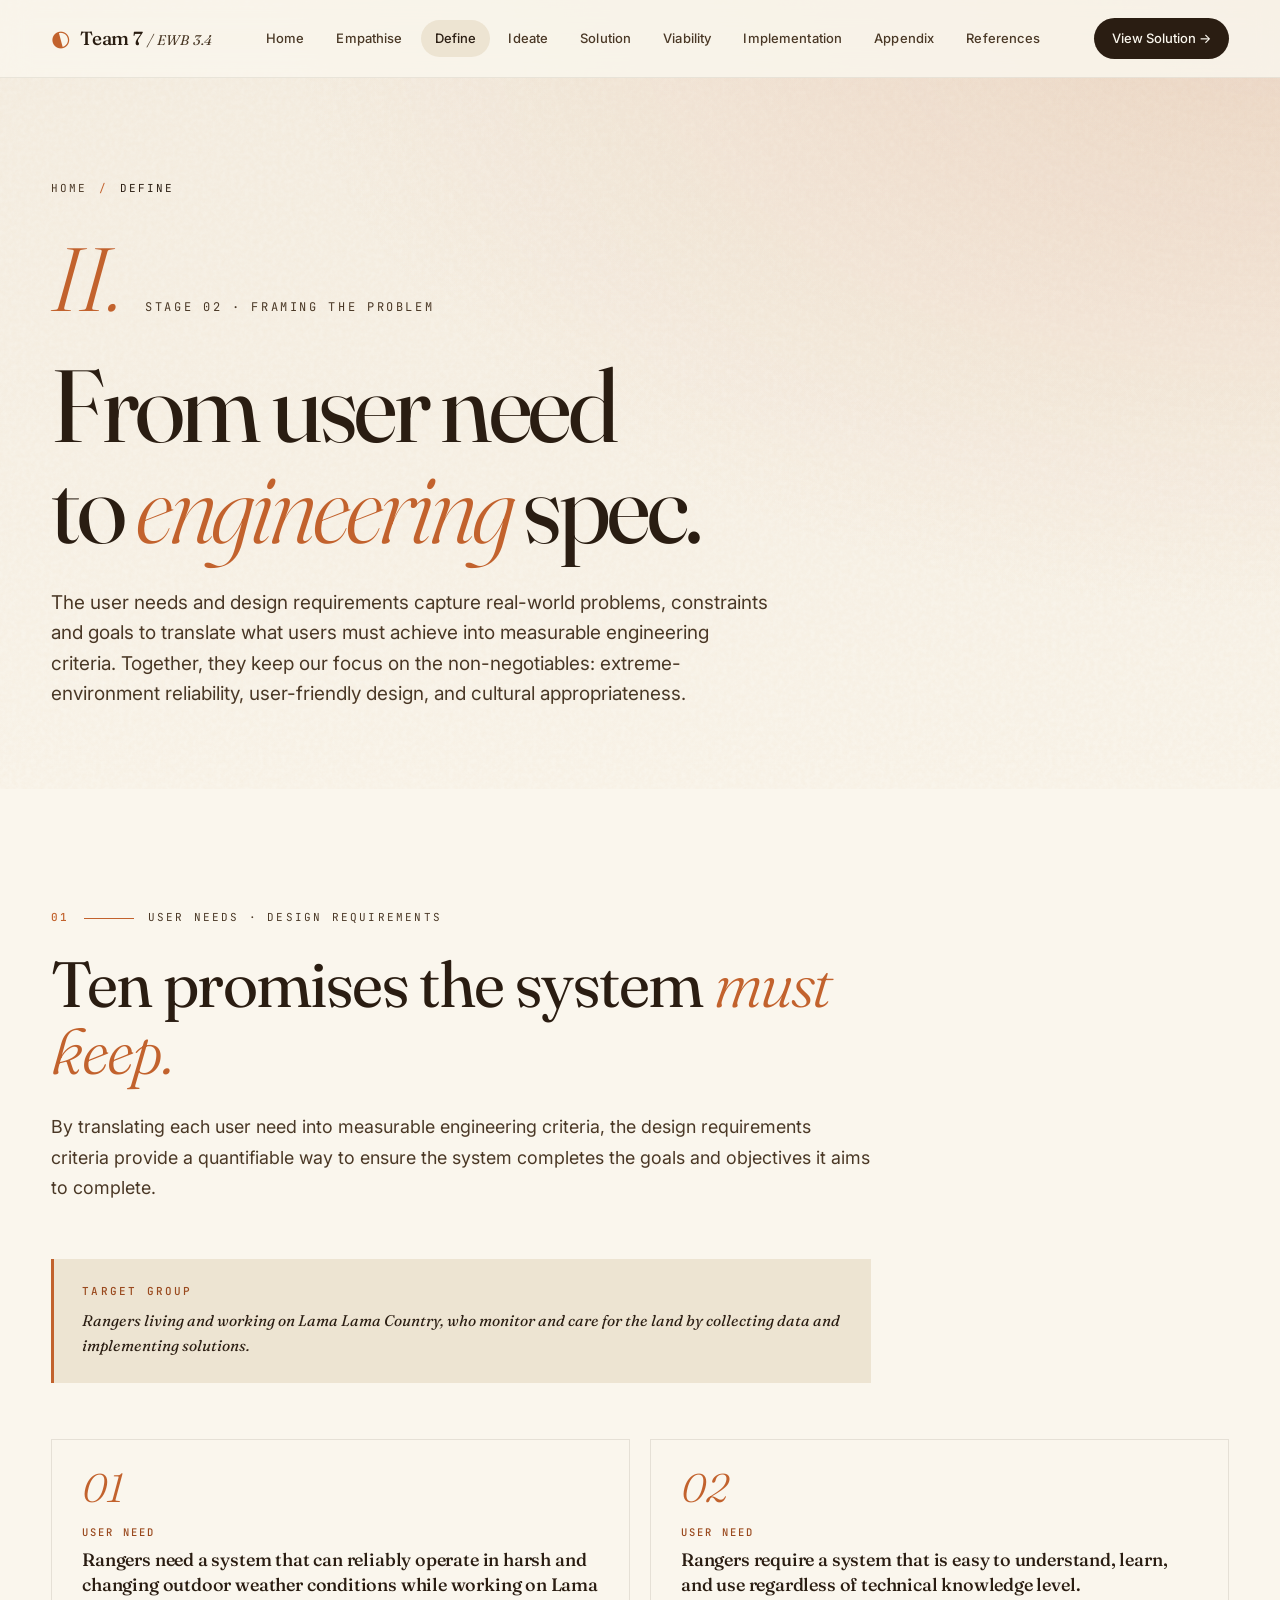
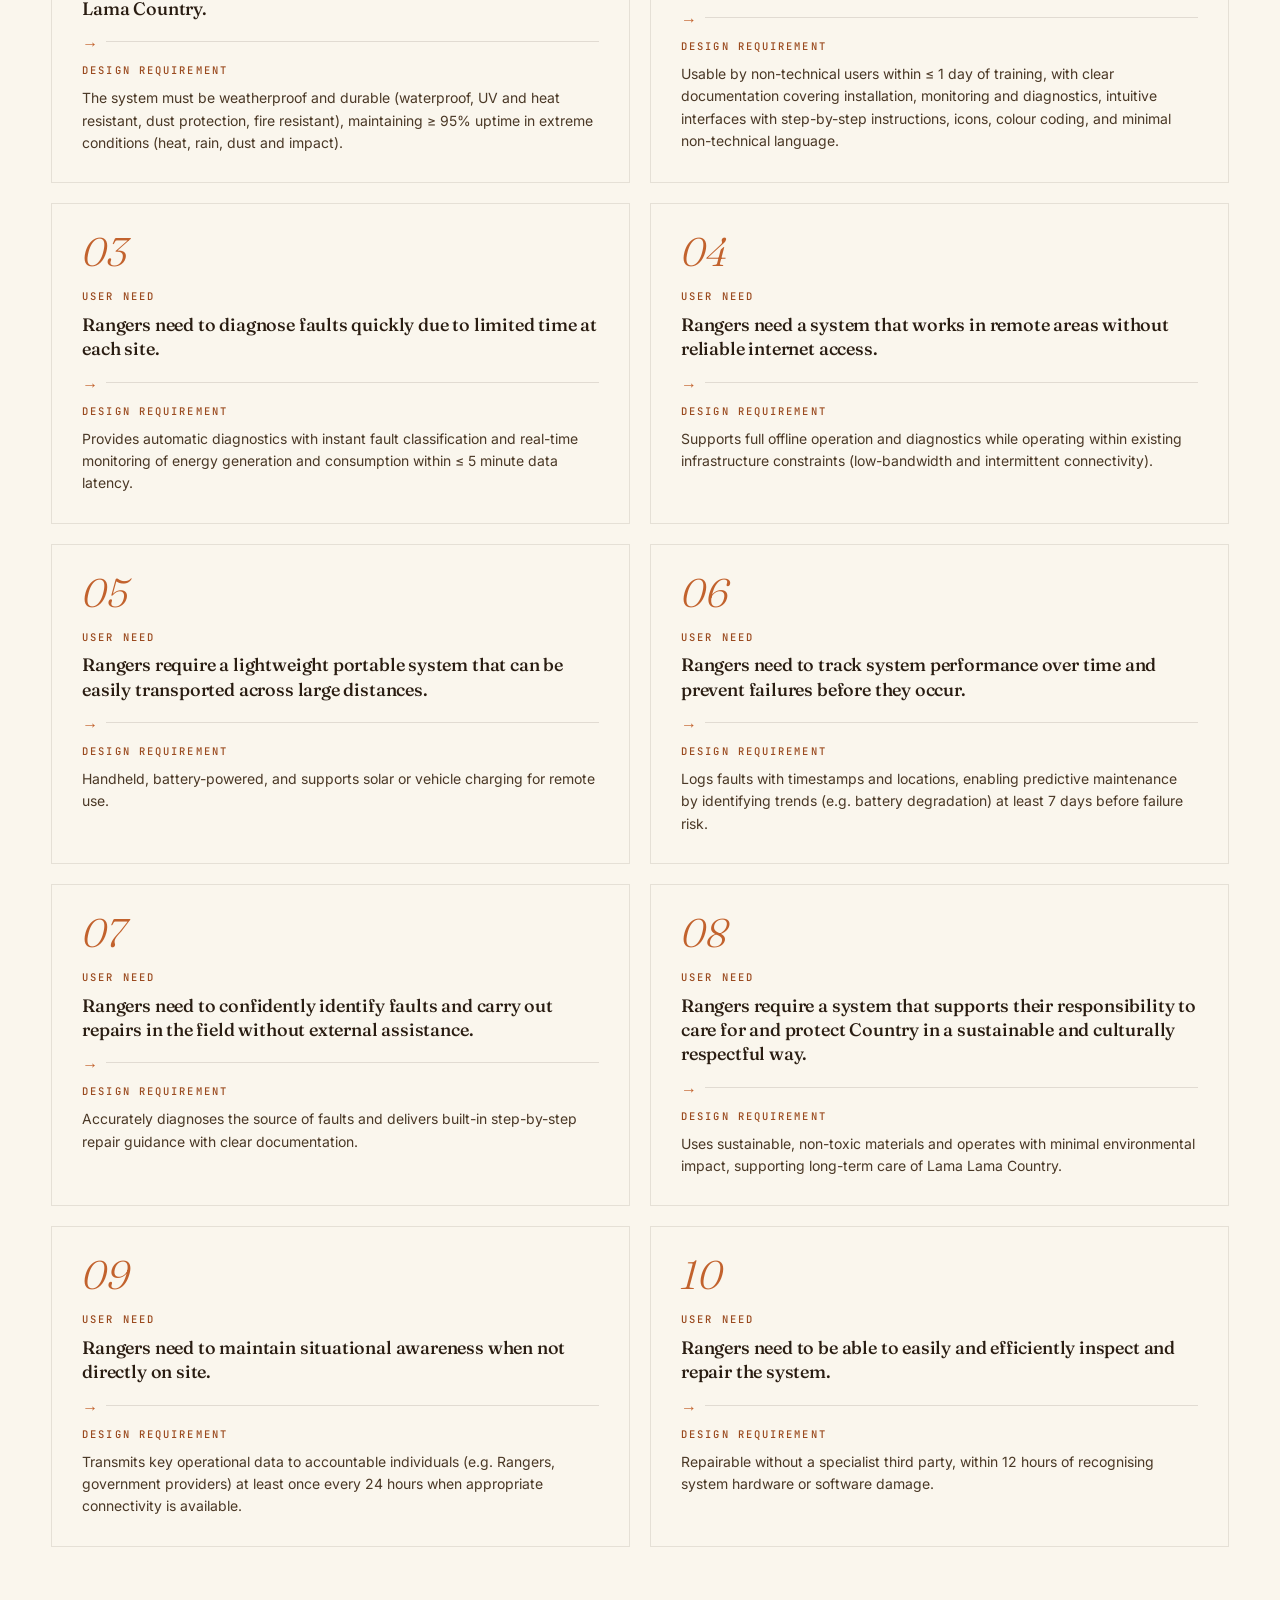
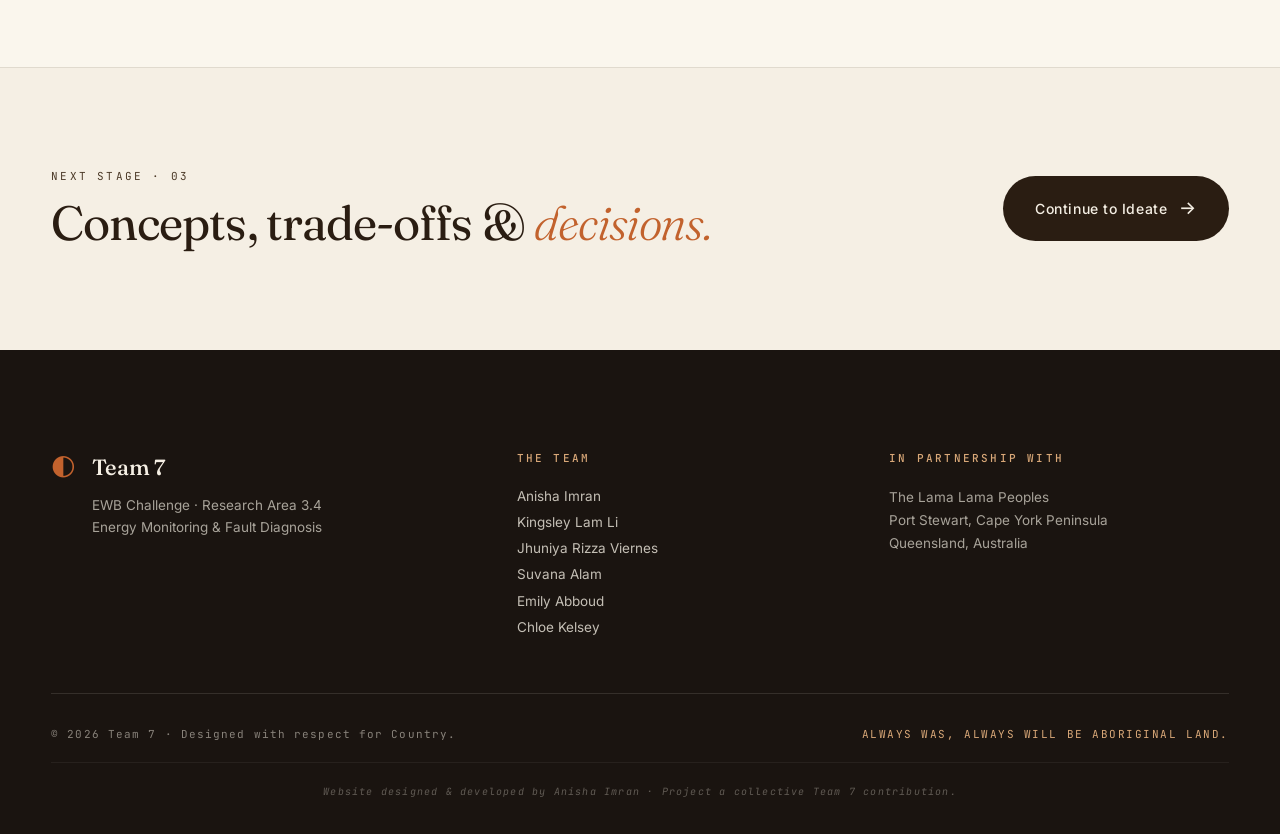
<file: define.html>
<!DOCTYPE html>
<html lang="en">
<head>
    <meta charset="UTF-8">
    <meta name="viewport" content="width=device-width, initial-scale=1.0">
    <title>Define · Team 7 — EWB Challenge</title>
    <link rel="icon" type="image/png" href="assets/favicon.png">
    <link rel="preconnect" href="https://fonts.googleapis.com">
    <link rel="preconnect" href="https://fonts.gstatic.com" crossorigin>
    <link href="https://fonts.googleapis.com/css2?family=Fraunces:opsz,wght@9..144,300;9..144,400;9..144,500;9..144,600;9..144,700&family=Inter:wght@300;400;500;600&family=JetBrains+Mono:wght@400;500&display=swap" rel="stylesheet">
    <link rel="stylesheet" href="style.css">
</head>
<body>

    <!-- NAVIGATION -->
    <header class="nav">
        <div class="nav__inner">
            <a href="index.html" class="nav__logo">
                <span class="nav__logo-mark">◐</span>
                <span class="nav__logo-text">Team 7 <em>/ EWB 3.4</em></span>
            </a>
            <nav class="nav__links">
                <a href="index.html" class="nav__link">Home</a>
                <a href="empathise.html" class="nav__link">Empathise</a>
                <a href="define.html" class="nav__link nav__link--active">Define</a>
                <a href="ideate.html" class="nav__link">Ideate</a>
                <a href="solution.html" class="nav__link">Solution</a>
                <a href="viability.html" class="nav__link">Viability</a>
                <a href="implementation.html" class="nav__link">Implementation</a>
                <a href="appendix.html" class="nav__link">Appendix</a>
                <a href="references.html" class="nav__link">References</a>
            </nav>
            <a href="solution.html" class="nav__cta">View Solution →</a>
        </div>
    </header>

    <!-- PAGE HERO -->
    <section class="page-hero">
        <div class="page-hero__grain"></div>
        <div class="page-hero__inner">
            <div class="page-hero__crumbs">
                <a href="index.html">Home</a>
                <span class="sep">/</span>
                <span class="current">Define</span>
            </div>

            <div class="page-hero__stage">
                <span class="page-hero__num">II.</span>
                <span class="page-hero__stage-label">Stage 02 · Framing the problem</span>
            </div>

            <h1 class="page-hero__title">
                From user need<br>
                to <em>engineering</em> spec.
            </h1>

            <p class="page-hero__intro">
                The user needs and design requirements capture real-world problems, 
                constraints and goals to translate what users must achieve into measurable 
                engineering criteria. Together, they keep our focus on the non-negotiables: 
                extreme-environment reliability, user-friendly design, and cultural appropriateness.
            </p>
        </div>
    </section>

    <!-- REQUIREMENTS -->
    <section class="block block--paper" id="requirements">
        <div class="block__inner">
            <div class="block__eyebrow">
                <span class="num">01</span>
                <span class="line"></span>
                <span class="label">User Needs · Design Requirements</span>
            </div>

            <h2 class="block__title">
                Ten promises the system <em>must keep.</em>
            </h2>

            <p class="block__lead">
                By translating each user need into measurable engineering criteria, the 
                design requirements criteria provide a quantifiable way to ensure the system 
                completes the goals and objectives it aims to complete.
            </p>

            <div class="target-group">
                <div class="target-group__label">Target Group</div>
                <p>
                    Rangers living and working on Lama Lama Country, who monitor and care
                    for the land by collecting data and implementing solutions.
                </p>
            </div>

            <div class="reqs">

                <article class="req">
                    <span class="req__num">01</span>
                    <div class="req__need">
                        <span class="req__label">User Need</span>
                        <p class="req__need-text">Rangers need a system that can reliably operate in harsh and changing outdoor weather conditions while working on Lama Lama Country.</p>
                    </div>
                    <div class="req__divider"></div>
                    <div class="req__spec">
                        <span class="req__label">Design Requirement</span>
                        <p class="req__spec-text">The system must be weatherproof and durable (waterproof, UV and heat resistant, dust protection, fire resistant), maintaining ≥ 95% uptime in extreme conditions (heat, rain, dust and impact).</p>
                    </div>
                </article>

                <article class="req">
                    <span class="req__num">02</span>
                    <div class="req__need">
                        <span class="req__label">User Need</span>
                        <p class="req__need-text">Rangers require a system that is easy to understand, learn, and use regardless of technical knowledge level.</p>
                    </div>
                    <div class="req__divider"></div>
                    <div class="req__spec">
                        <span class="req__label">Design Requirement</span>
                        <p class="req__spec-text">Usable by non-technical users within ≤ 1 day of training, with clear documentation covering installation, monitoring and diagnostics, intuitive interfaces with step-by-step instructions, icons, colour coding, and minimal non-technical language.</p>
                    </div>
                </article>

                <article class="req">
                    <span class="req__num">03</span>
                    <div class="req__need">
                        <span class="req__label">User Need</span>
                        <p class="req__need-text">Rangers need to diagnose faults quickly due to limited time at each site.</p>
                    </div>
                    <div class="req__divider"></div>
                    <div class="req__spec">
                        <span class="req__label">Design Requirement</span>
                        <p class="req__spec-text">Provides automatic diagnostics with instant fault classification and real-time monitoring of energy generation and consumption within ≤ 5 minute data latency.</p>
                    </div>
                </article>

                <article class="req">
                    <span class="req__num">04</span>
                    <div class="req__need">
                        <span class="req__label">User Need</span>
                        <p class="req__need-text">Rangers need a system that works in remote areas without reliable internet access.</p>
                    </div>
                    <div class="req__divider"></div>
                    <div class="req__spec">
                        <span class="req__label">Design Requirement</span>
                        <p class="req__spec-text">Supports full offline operation and diagnostics while operating within existing infrastructure constraints (low-bandwidth and intermittent connectivity).</p>
                    </div>
                </article>

                <article class="req">
                    <span class="req__num">05</span>
                    <div class="req__need">
                        <span class="req__label">User Need</span>
                        <p class="req__need-text">Rangers require a lightweight portable system that can be easily transported across large distances.</p>
                    </div>
                    <div class="req__divider"></div>
                    <div class="req__spec">
                        <span class="req__label">Design Requirement</span>
                        <p class="req__spec-text">Handheld, battery-powered, and supports solar or vehicle charging for remote use.</p>
                    </div>
                </article>

                <article class="req">
                    <span class="req__num">06</span>
                    <div class="req__need">
                        <span class="req__label">User Need</span>
                        <p class="req__need-text">Rangers need to track system performance over time and prevent failures before they occur.</p>
                    </div>
                    <div class="req__divider"></div>
                    <div class="req__spec">
                        <span class="req__label">Design Requirement</span>
                        <p class="req__spec-text">Logs faults with timestamps and locations, enabling predictive maintenance by identifying trends (e.g. battery degradation) at least 7 days before failure risk.</p>
                    </div>
                </article>

                <article class="req">
                    <span class="req__num">07</span>
                    <div class="req__need">
                        <span class="req__label">User Need</span>
                        <p class="req__need-text">Rangers need to confidently identify faults and carry out repairs in the field without external assistance.</p>
                    </div>
                    <div class="req__divider"></div>
                    <div class="req__spec">
                        <span class="req__label">Design Requirement</span>
                        <p class="req__spec-text">Accurately diagnoses the source of faults and delivers built-in step-by-step repair guidance with clear documentation.</p>
                    </div>
                </article>

                <article class="req">
                    <span class="req__num">08</span>
                    <div class="req__need">
                        <span class="req__label">User Need</span>
                        <p class="req__need-text">Rangers require a system that supports their responsibility to care for and protect Country in a sustainable and culturally respectful way.</p>
                    </div>
                    <div class="req__divider"></div>
                    <div class="req__spec">
                        <span class="req__label">Design Requirement</span>
                        <p class="req__spec-text">Uses sustainable, non-toxic materials and operates with minimal environmental impact, supporting long-term care of Lama Lama Country.</p>
                    </div>
                </article>

                <article class="req">
                    <span class="req__num">09</span>
                    <div class="req__need">
                        <span class="req__label">User Need</span>
                        <p class="req__need-text">Rangers need to maintain situational awareness when not directly on site.</p>
                    </div>
                    <div class="req__divider"></div>
                    <div class="req__spec">
                        <span class="req__label">Design Requirement</span>
                        <p class="req__spec-text">Transmits key operational data to accountable individuals (e.g. Rangers, government providers) at least once every 24 hours when appropriate connectivity is available.</p>
                    </div>
                </article>

                <article class="req">
                    <span class="req__num">10</span>
                    <div class="req__need">
                        <span class="req__label">User Need</span>
                        <p class="req__need-text">Rangers need to be able to easily and efficiently inspect and repair the system.</p>
                    </div>
                    <div class="req__divider"></div>
                    <div class="req__spec">
                        <span class="req__label">Design Requirement</span>
                        <p class="req__spec-text">Repairable without a specialist third party, within 12 hours of recognising system hardware or software damage.</p>
                    </div>
                </article>

            </div>
        </div>
    </section>

    <!-- NEXT -->
    <section class="next-up">
        <div class="next-up__inner">
            <div>
                <span class="next-up__label">Next stage · 03</span>
                <h3 class="next-up__title">Concepts, trade-offs &amp; <em>decisions.</em></h3>
            </div>
            <a href="ideate.html" class="next-up__btn">
                Continue to Ideate
                <span class="arr">→</span>
            </a>
        </div>
    </section>

    <!-- FOOTER -->
<!-- FOOTER -->
<footer class="footer">
    <div class="footer__top">
        <div class="footer__brand">
            <span class="footer__mark">◐</span>
            <div>
                <h4>Team 7</h4>
                <p>EWB Challenge · Research Area 3.4<br>Energy Monitoring &amp; Fault Diagnosis</p>
            </div>
        </div>

        <div class="footer__team">
            <h5>The team</h5>
            <ul class="footer__team-list">
                <li>Anisha Imran</li>
                <li>Kingsley Lam Li</li>
                <li>Jhuniya Rizza Viernes</li>
                <li>Suvana Alam</li>
                <li>Emily Abboud</li>
                <li>Chloe Kelsey</li>
            </ul>
        </div>

        <div class="footer__partner">
            <h5>In partnership with</h5>
            <p>The Lama Lama Peoples<br>Port Stewart, Cape York Peninsula<br>Queensland, Australia</p>
        </div>
    </div>

    <div class="footer__bottom">
        <span>© 2026 Team 7 · Designed with respect for Country.</span>
        <span class="footer__ack">Always was, always will be Aboriginal land.</span>
    </div>

    <div class="footer__credit">
        <span>Website designed &amp; developed by Anisha Imran · Project a collective Team 7 contribution.</span>
    </div>
</footer>

</body>
</html>
</file>
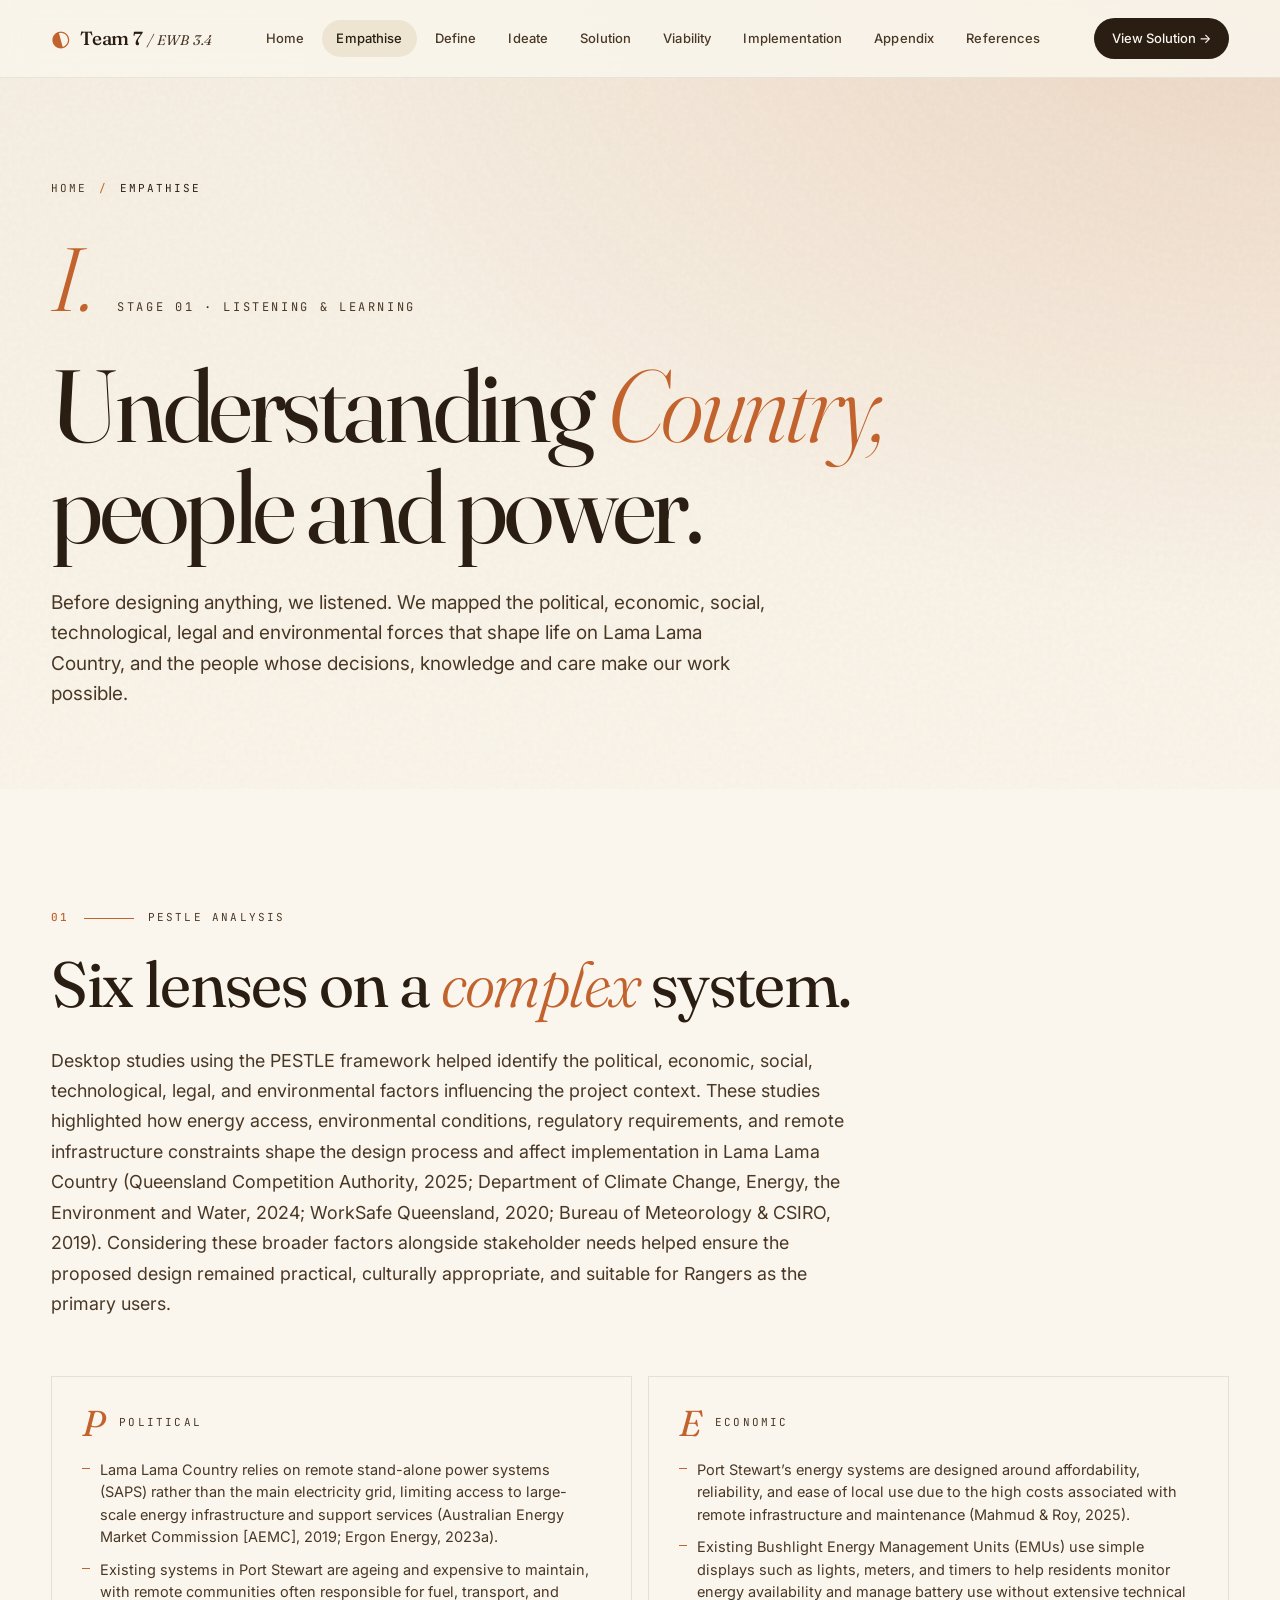
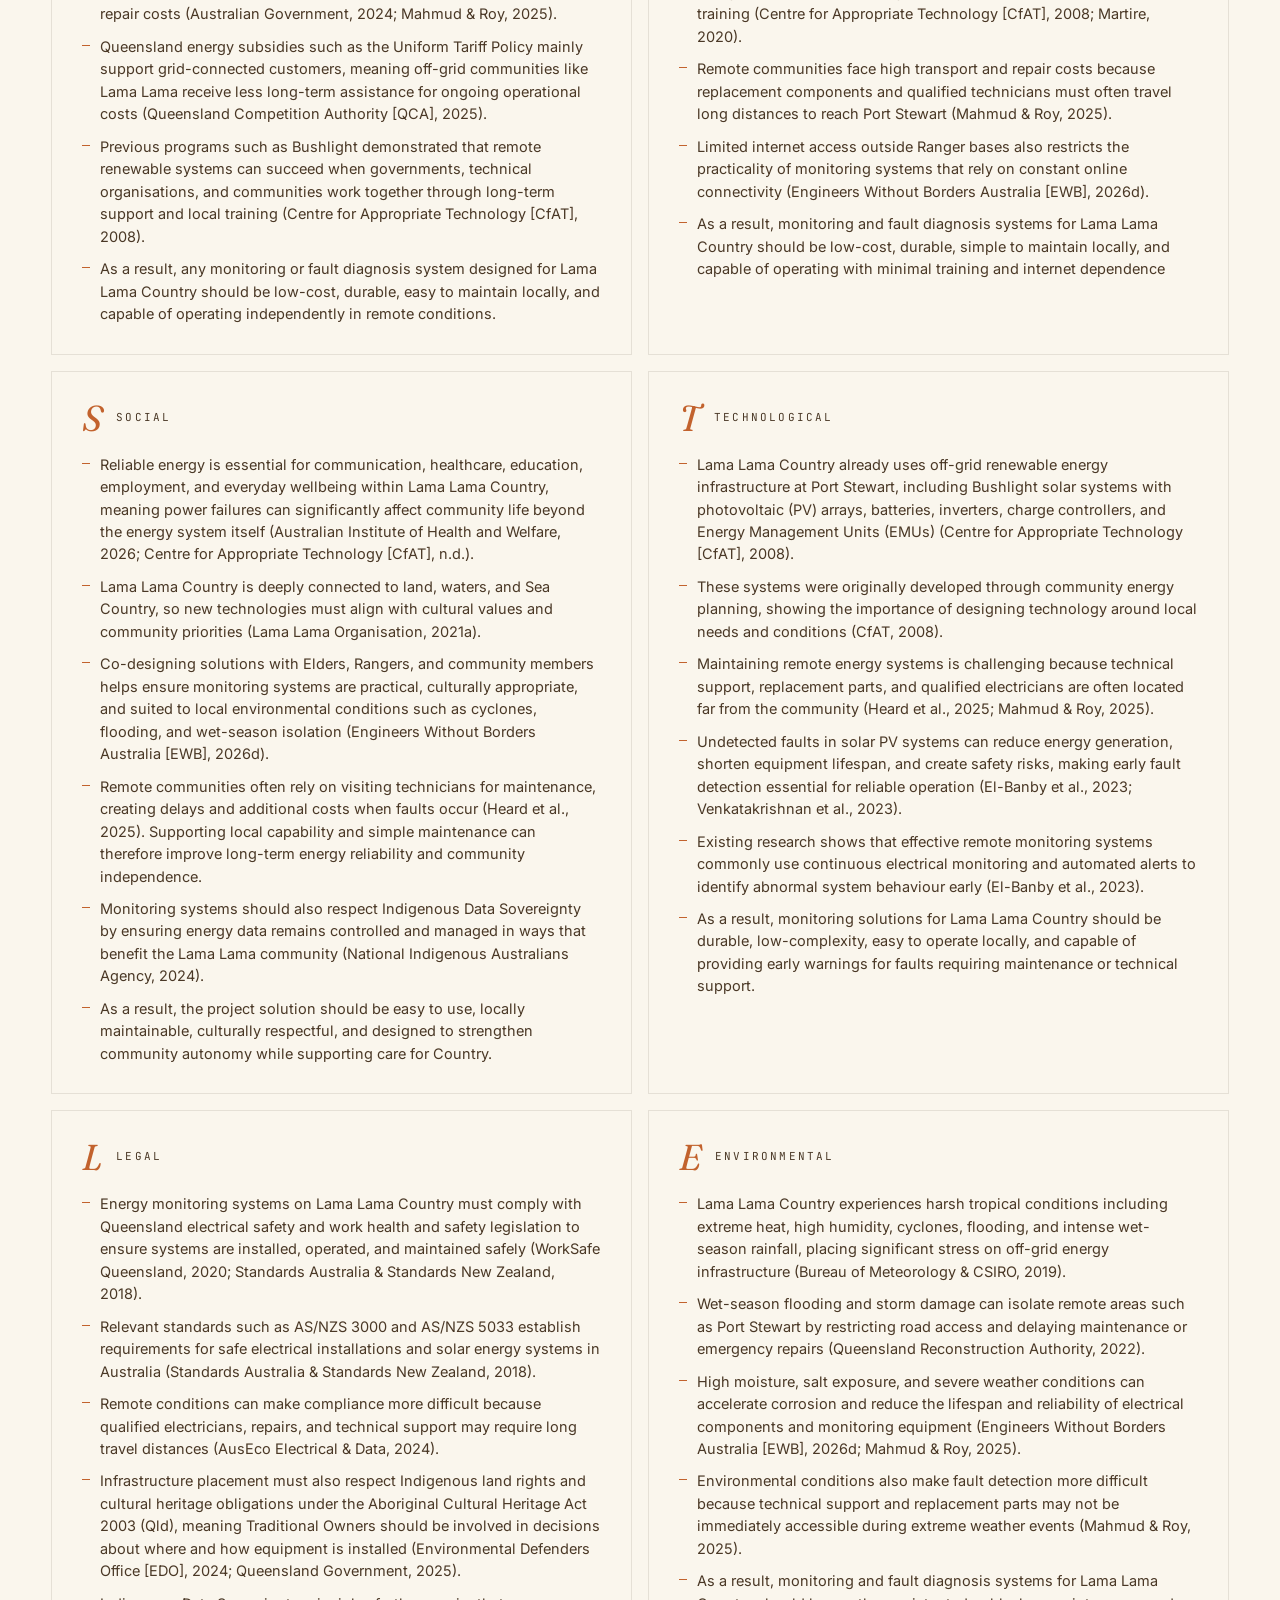
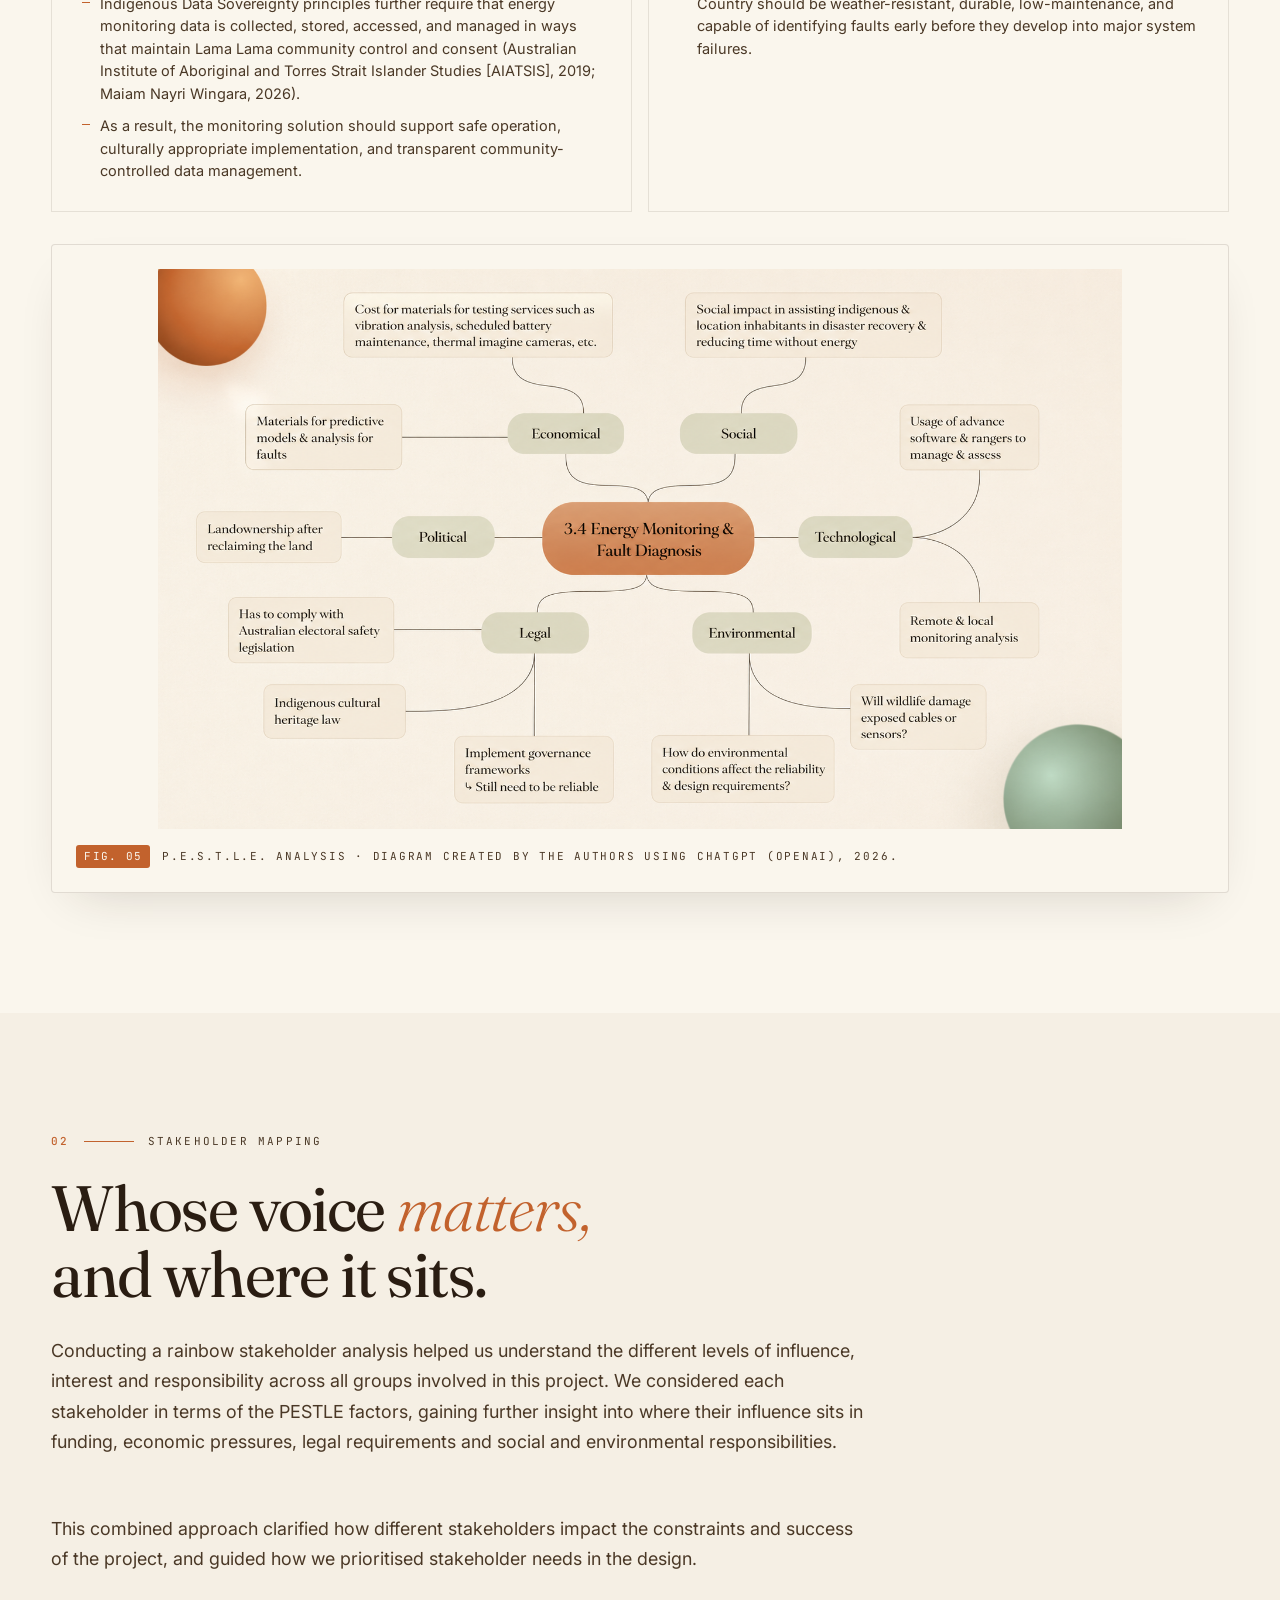
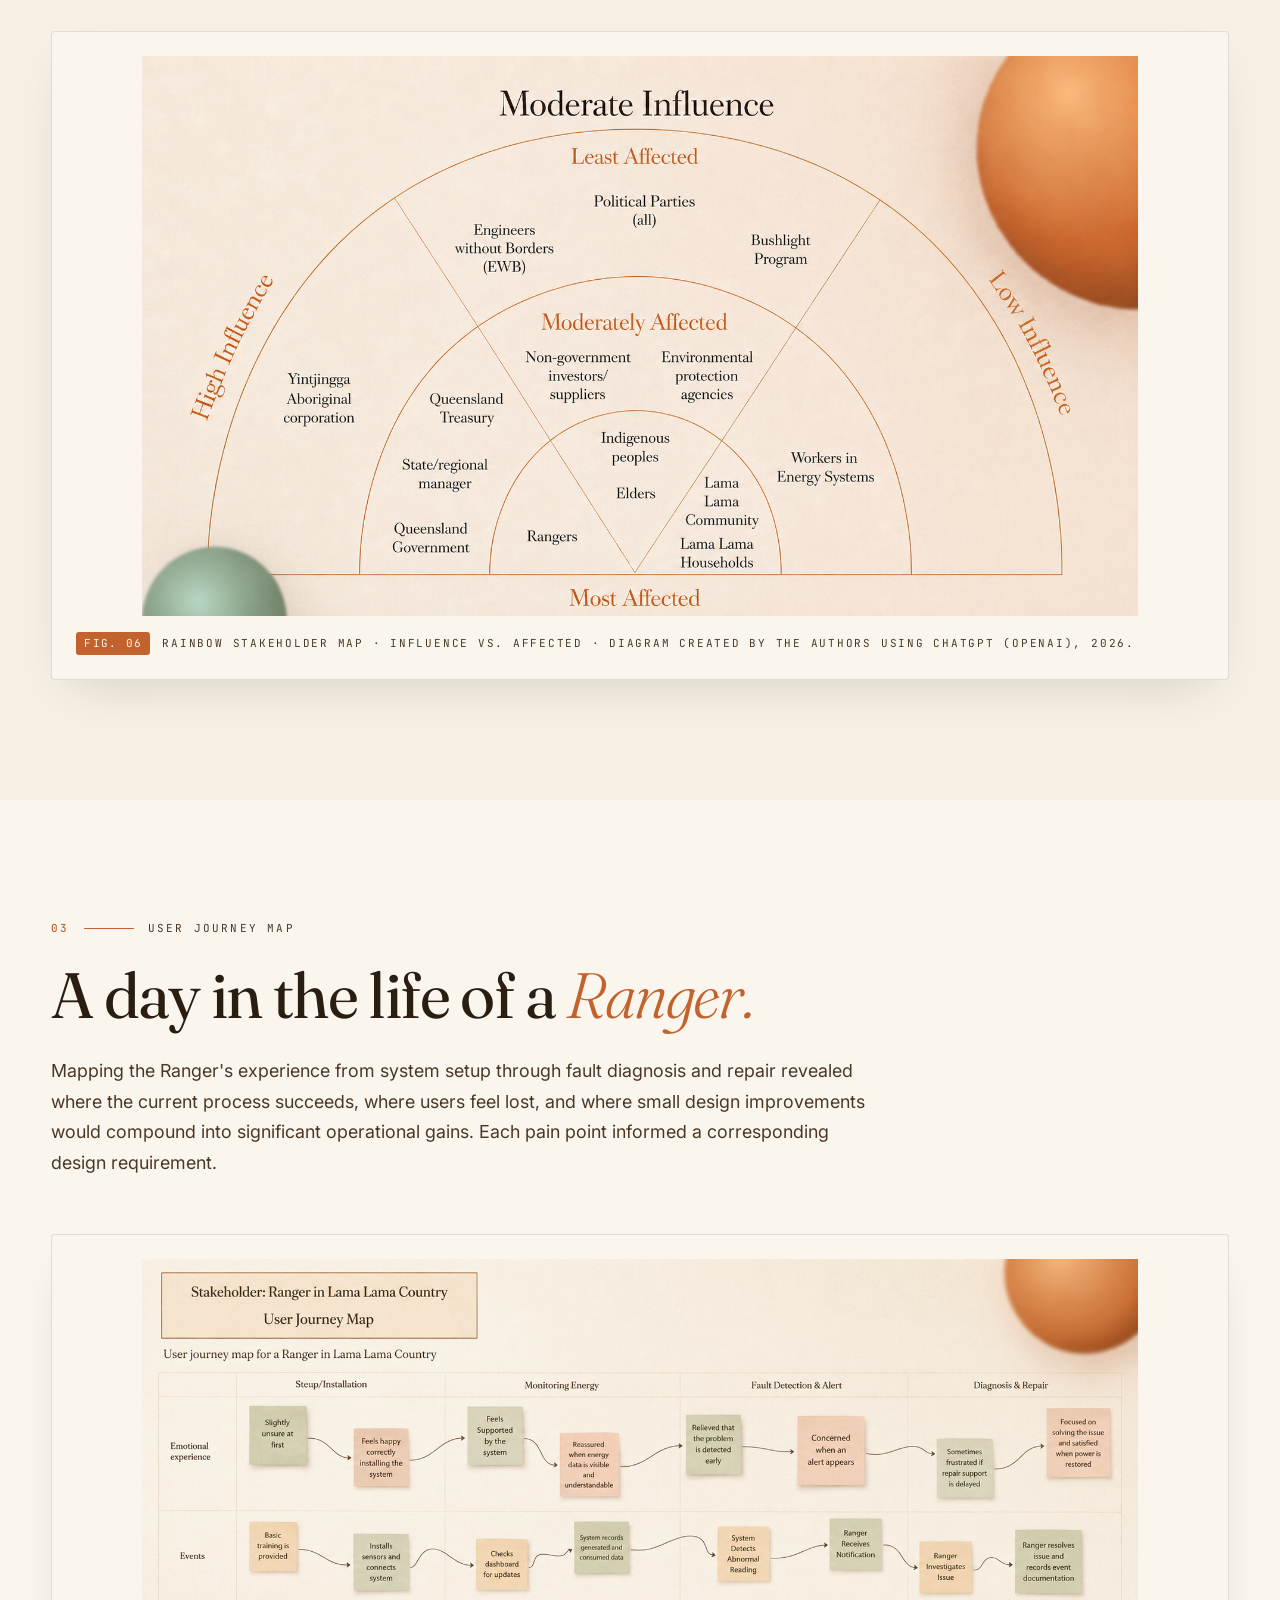
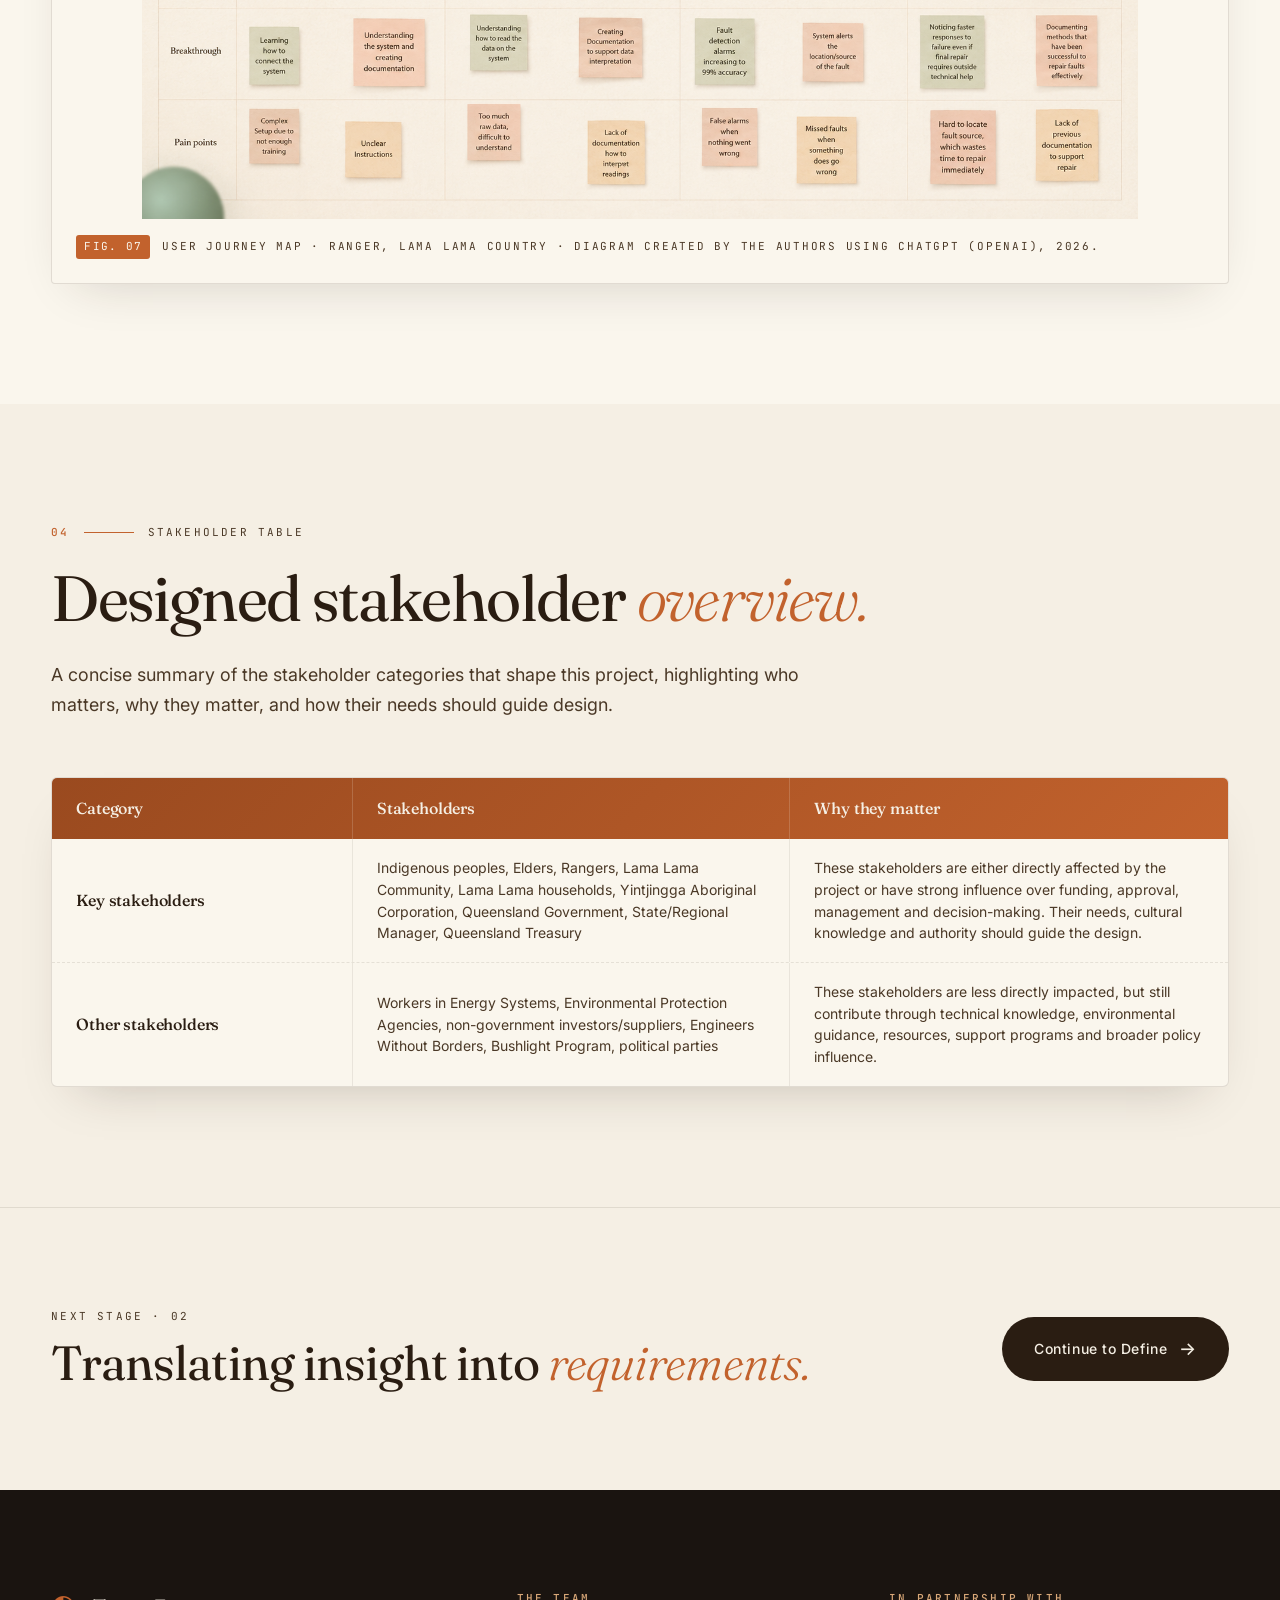
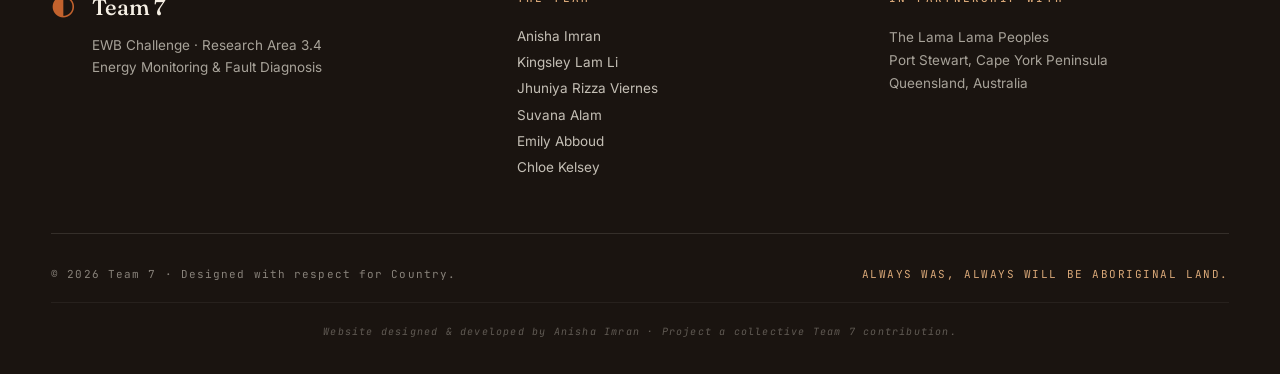
<file: empathise.html>
<!DOCTYPE html>
<html lang="en">
<head>
    <meta charset="UTF-8">
    <meta name="viewport" content="width=device-width, initial-scale=1.0">
    <title>Empathise · Team 7 — EWB Challenge</title>
     <link rel="icon" type="image/png" href="assets/favicon.png">
    <link rel="preconnect" href="https://fonts.googleapis.com">
    <link rel="preconnect" href="https://fonts.gstatic.com" crossorigin>
    <link href="https://fonts.googleapis.com/css2?family=Fraunces:opsz,wght@9..144,300;9..144,400;9..144,500;9..144,600;9..144,700&family=Inter:wght@300;400;500;600&family=JetBrains+Mono:wght@400;500&display=swap" rel="stylesheet">
    <link rel="stylesheet" href="style.css">
</head>
<body>

    <!-- NAVIGATION -->
    <header class="nav">
        <div class="nav__inner">
            <a href="index.html" class="nav__logo">
                <span class="nav__logo-mark">◐</span>
                <span class="nav__logo-text">Team 7 <em>/ EWB 3.4</em></span>
            </a>
            <nav class="nav__links">
                <a href="index.html" class="nav__link">Home</a>
                <a href="empathise.html" class="nav__link nav__link--active">Empathise</a>
                <a href="define.html" class="nav__link">Define</a>
                <a href="ideate.html" class="nav__link">Ideate</a>
                <a href="solution.html" class="nav__link">Solution</a>
                <a href="viability.html" class="nav__link">Viability</a>
                <a href="implementation.html" class="nav__link">Implementation</a>
                <a href="appendix.html" class="nav__link">Appendix</a>
                <a href="references.html" class="nav__link">References</a>
            </nav>
            <a href="solution.html" class="nav__cta">View Solution →</a>
        </div>
    </header>

    <!-- PAGE HERO -->
    <section class="page-hero">
        <div class="page-hero__grain"></div>
        <div class="page-hero__inner">
            <div class="page-hero__crumbs">
                <a href="index.html">Home</a>
                <span class="sep">/</span>
                <span class="current">Empathise</span>
            </div>

            <div class="page-hero__stage">
                <span class="page-hero__num">I.</span>
                <span class="page-hero__stage-label">Stage 01 · Listening &amp; learning</span>
            </div>

            <h1 class="page-hero__title">
                Understanding <em>Country,</em><br>
                people and power.
            </h1>

            <p class="page-hero__intro">
                Before designing anything, we listened. We mapped the political, economic,
                social, technological, legal and environmental forces that shape life on
                Lama Lama Country, and the people whose decisions, knowledge and care
                make our work possible.
            </p>
        </div>
    </section>

    <!-- PESTLE INTRO -->
    <section class="block block--paper" id="pestle">
        <div class="block__inner">
            <div class="block__eyebrow">
                <span class="num">01</span>
                <span class="line"></span>
                <span class="label">PESTLE Analysis</span>
            </div>

            <h2 class="block__title">
                Six lenses on a <em>complex</em> system.
            </h2>

            <p class="block__lead">
                Desktop studies using the PESTLE framework helped identify the political, economic, 
                social, technological, legal, and environmental factors influencing the project context. 
                These studies highlighted how energy access, environmental conditions, regulatory requirements, 
                and remote infrastructure constraints shape the design process and affect implementation
                 in Lama Lama Country (Queensland Competition Authority, 2025; Department of Climate Change,
                  Energy, the Environment and Water, 2024; WorkSafe Queensland, 2020; Bureau of Meteorology 
                  & CSIRO, 2019). 
                Considering these broader factors alongside stakeholder needs helped ensure the
                 proposed design remained practical, culturally appropriate, and suitable for Rangers
                  as the primary users.

            </p>

            <!-- PESTLE Cards -->
            <div class="pestle">
                <article class="pestle__card">
                    <div class="pestle__head">
                        <span class="pestle__letter">P</span>
                        <span class="pestle__cat">Political</span>
                    </div>
                    <ul class="pestle__list">
                        <li>Lama Lama Country relies on remote stand-alone power systems (SAPS) rather than the main electricity grid, limiting access to large-scale energy infrastructure and support services (Australian Energy Market Commission [AEMC], 2019; Ergon Energy, 2023a).</li>
                        <li>Existing systems in Port Stewart are ageing and expensive to maintain, with remote communities often responsible for fuel, transport, and repair costs (Australian Government, 2024; Mahmud & Roy, 2025).</li>
                        <li>Queensland energy subsidies such as the Uniform Tariff Policy mainly support grid-connected customers, meaning off-grid communities like Lama Lama receive less long-term assistance for ongoing operational costs (Queensland Competition Authority [QCA], 2025).</li>
                        <li>Previous programs such as Bushlight demonstrated that remote renewable systems can succeed when governments, technical organisations, and communities work together through long-term support and local training (Centre for Appropriate Technology [CfAT], 2008).</li>
                        <li>As a result, any monitoring or fault diagnosis system designed for Lama Lama Country should be low-cost, durable, easy to maintain locally, and capable of operating independently in remote conditions.</li>
                    </ul>
                </article>

                <article class="pestle__card">
                    <div class="pestle__head">
                        <span class="pestle__letter">E</span>
                        <span class="pestle__cat">Economic</span>
                    </div>
                    <ul class="pestle__list">
                        <li>Port Stewart’s energy systems are designed around affordability, reliability, and ease of local use due to the high costs associated with remote infrastructure and maintenance (Mahmud & Roy, 2025).</li>
                        <li>Existing Bushlight Energy Management Units (EMUs) use simple displays such as lights, meters, and timers to help residents monitor energy availability and manage battery use without extensive technical training (Centre for Appropriate Technology [CfAT], 2008; Martire, 2020).</li>
                        <li>Remote communities face high transport and repair costs because replacement components and qualified technicians must often travel long distances to reach Port Stewart (Mahmud & Roy, 2025).</li>
                        <li>Limited internet access outside Ranger bases also restricts the practicality of monitoring systems that rely on constant online connectivity (Engineers Without Borders Australia [EWB], 2026d).</li>
                        <li>As a result, monitoring and fault diagnosis systems for Lama Lama Country should be low-cost, durable, simple to maintain locally, and capable of operating with minimal training and internet dependence</li>
                    </ul>
                </article>

                <article class="pestle__card">
                    <div class="pestle__head">
                        <span class="pestle__letter">S</span>
                        <span class="pestle__cat">Social</span>
                    </div>
                    <ul class="pestle__list">
                        <li>Reliable energy is essential for communication, healthcare, education, employment, and everyday wellbeing within Lama Lama Country, meaning power failures can significantly affect community life beyond the energy system itself (Australian Institute of Health and Welfare, 2026; Centre for Appropriate Technology [CfAT], n.d.).</li>
                        <li>Lama Lama Country is deeply connected to land, waters, and Sea Country, so new technologies must align with cultural values and community priorities (Lama Lama Organisation, 2021a).</li>
                        <li>Co-designing solutions with Elders, Rangers, and community members helps ensure monitoring systems are practical, culturally appropriate, and suited to local environmental conditions such as cyclones, flooding, and wet-season isolation (Engineers Without Borders Australia [EWB], 2026d).</li>
                        <li>Remote communities often rely on visiting technicians for maintenance, creating delays and additional costs when faults occur (Heard et al., 2025). Supporting local capability and simple maintenance can therefore improve long-term energy reliability and community independence.</li>
                        <li>Monitoring systems should also respect Indigenous Data Sovereignty by ensuring energy data remains controlled and managed in ways that benefit the Lama Lama community (National Indigenous Australians Agency, 2024).</li>
                        <li>As a result, the project solution should be easy to use, locally maintainable, culturally respectful, and designed to strengthen community autonomy while supporting care for Country.</li>
                    </ul>
                </article>

                <article class="pestle__card">
                    <div class="pestle__head">
                        <span class="pestle__letter">T</span>
                        <span class="pestle__cat">Technological</span>
                    </div>
                    <ul class="pestle__list">
                        <li>Lama Lama Country already uses off-grid renewable energy infrastructure at Port Stewart, including Bushlight solar systems with photovoltaic (PV) arrays, batteries, inverters, charge controllers, and Energy Management Units (EMUs) (Centre for Appropriate Technology [CfAT], 2008).</li>
                        <li>These systems were originally developed through community energy planning, showing the importance of designing technology around local needs and conditions (CfAT, 2008).</li>
                        <li>Maintaining remote energy systems is challenging because technical support, replacement parts, and qualified electricians are often located far from the community (Heard et al., 2025; Mahmud & Roy, 2025).</li>
                        <li>Undetected faults in solar PV systems can reduce energy generation, shorten equipment lifespan, and create safety risks, making early fault detection essential for reliable operation (El-Banby et al., 2023; Venkatakrishnan et al., 2023).</li>
                        <li>Existing research shows that effective remote monitoring systems commonly use continuous electrical monitoring and automated alerts to identify abnormal system behaviour early (El-Banby et al., 2023).</li>
                        <li>As a result, monitoring solutions for Lama Lama Country should be durable, low-complexity, easy to operate locally, and capable of providing early warnings for faults requiring maintenance or technical support.</li>
                    </ul>
                </article>

                <article class="pestle__card">
                    <div class="pestle__head">
                        <span class="pestle__letter">L</span>
                        <span class="pestle__cat">Legal</span>
                    </div>
                    <ul class="pestle__list">
                        <li>Energy monitoring systems on Lama Lama Country must comply with Queensland electrical safety and work health and safety legislation to ensure systems are installed, operated, and maintained safely (WorkSafe Queensland, 2020; Standards Australia & Standards New Zealand, 2018).</li>
                        <li>Relevant standards such as AS/NZS 3000 and AS/NZS 5033 establish requirements for safe electrical installations and solar energy systems in Australia (Standards Australia & Standards New Zealand, 2018).</li>
                        <li>Remote conditions can make compliance more difficult because qualified electricians, repairs, and technical support may require long travel distances (AusEco Electrical & Data, 2024).</li>
                        <li>Infrastructure placement must also respect Indigenous land rights and cultural heritage obligations under the Aboriginal Cultural Heritage Act 2003 (Qld), meaning Traditional Owners should be involved in decisions about where and how equipment is installed (Environmental Defenders Office [EDO], 2024; Queensland Government, 2025).</li>
                        <li>Indigenous Data Sovereignty principles further require that energy monitoring data is collected, stored, accessed, and managed in ways that maintain Lama Lama community control and consent (Australian Institute of Aboriginal and Torres Strait Islander Studies [AIATSIS], 2019; Maiam Nayri Wingara, 2026).</li>
                        <li>As a result, the monitoring solution should support safe operation, culturally appropriate implementation, and transparent community-controlled data management.</li>
                    </ul>
                </article>

                <article class="pestle__card">
                    <div class="pestle__head">
                        <span class="pestle__letter">E</span>
                        <span class="pestle__cat">Environmental</span>
                    </div>
                    <ul class="pestle__list">
                        <li>Lama Lama Country experiences harsh tropical conditions including extreme heat, high humidity, cyclones, flooding, and intense wet-season rainfall, placing significant stress on off-grid energy infrastructure (Bureau of Meteorology & CSIRO, 2019).</li>
                        <li>Wet-season flooding and storm damage can isolate remote areas such as Port Stewart by restricting road access and delaying maintenance or emergency repairs (Queensland Reconstruction Authority, 2022).</li>
                        <li>High moisture, salt exposure, and severe weather conditions can accelerate corrosion and reduce the lifespan and reliability of electrical components and monitoring equipment (Engineers Without Borders Australia [EWB], 2026d; Mahmud & Roy, 2025).</li>
                        <li>Environmental conditions also make fault detection more difficult because technical support and replacement parts may not be immediately accessible during extreme weather events (Mahmud & Roy, 2025).</li>
                        <li>As a result, monitoring and fault diagnosis systems for Lama Lama Country should be weather-resistant, durable, low-maintenance, and capable of identifying faults early before they develop into major system failures.</li>
                    </ul>
                </article>
            </div>

            <!-- PESTLE diagram figure -->
            <figure class="figure">
                <img src="assets/PESTLE ANALYSIS.png" alt="PESTLE Analysis diagram for Energy Monitoring and Fault Diagnosis">
                <figcaption class="figure__caption">
                    <span class="tag">Fig. 05</span>
                    <span>P.E.S.T.L.E. Analysis · Diagram created by the authors using ChatGPT (OpenAI), 2026.</span>
                </figcaption>
            </figure>
        </div>
    </section>

    <!-- STAKEHOLDERS -->
    <section class="block block--bone" id="stakeholders">
        <div class="block__inner">
            <div class="block__eyebrow">
                <span class="num">02</span>
                <span class="line"></span>
                <span class="label">Stakeholder Mapping</span>
            </div>

            <h2 class="block__title">
                Whose voice <em>matters,</em><br>
                and where it sits.
            </h2>

            <p class="block__lead">
                Conducting a rainbow stakeholder analysis helped us understand the different
                levels of influence, interest and responsibility across all groups involved
                in this project. We considered each stakeholder in terms of the PESTLE factors,
                gaining further insight into where their influence sits in funding, economic
                pressures, legal requirements and social and environmental responsibilities.
            </p>
            <p class="block__lead">
                This combined approach clarified how different stakeholders impact the
                constraints and success of the project, and guided how we prioritised
                stakeholder needs in the design.
            </p>

            <figure class="figure">
                <img src="assets/RAINBOW ANALYSIS 2.png" alt="Rainbow stakeholder map showing influence and affected levels">
                <figcaption class="figure__caption">
                    <span class="tag">Fig. 06</span>
                    <span>Rainbow Stakeholder Map · Influence vs. Affected · Diagram created by the authors using ChatGPT (OpenAI), 2026.</span>
                </figcaption>
            </figure>
        </div>
    </section>

    <!-- USER JOURNEY MAP -->
    <section class="block block--paper" id="journey-map">
        <div class="block__inner">
            <div class="block__eyebrow">
                <span class="num">03</span>
                <span class="line"></span>
                <span class="label">User Journey Map</span>
            </div>

            <h2 class="block__title">
                A day in the life of a <em>Ranger.</em>
            </h2>

            <p class="block__lead">
                Mapping the Ranger's experience from system setup through fault diagnosis
                and repair revealed where the current process succeeds, where users feel
                lost, and where small design improvements would compound into significant
                operational gains. Each pain point informed a corresponding design requirement.
            </p>

            <figure class="figure">
                <img src="assets/USER JOURNEY MAP.png" alt="User Journey Map for a Ranger in Lama Lama Country, across Setup, Monitoring, Fault Detection and Repair phases">
                <figcaption class="figure__caption">
                    <span class="tag">Fig. 07</span>
                    <span>User Journey Map · Ranger, Lama Lama Country · Diagram created by the authors using ChatGPT (OpenAI), 2026.</span>
                </figcaption>
            </figure>
        </div>
    </section>

    <!-- STAKEHOLDER TABLE -->
    <section class="block block--bone" id="stakeholder-table">
        <div class="block__inner">
            <div class="block__eyebrow">
                <span class="num">04</span>
                <span class="line"></span>
                <span class="label">Stakeholder Table</span>
            </div>

            <h2 class="block__title">
                Designed stakeholder <em>overview.</em>
            </h2>

            <p class="block__lead">
                A concise summary of the stakeholder categories that shape this project,
                highlighting who matters, why they matter, and how their needs should guide design.
            </p>

            <div class="data-table data-table--light">
                <div class="data-table__head">
                    <span class="data-table__h">Category</span>
                    <span class="data-table__h">Stakeholders</span>
                    <span class="data-table__h">Why they matter</span>
                </div>
                <div class="data-table__rows">
                    <div class="data-table__row">
                        <span class="data-table__cell data-table__cell--title">Key stakeholders</span>
                        <span class="data-table__cell">Indigenous peoples, Elders, Rangers, Lama Lama Community, Lama Lama households, Yintjingga Aboriginal Corporation, Queensland Government, State/Regional Manager, Queensland Treasury</span>
                        <span class="data-table__cell">These stakeholders are either directly affected by the project or have strong influence over funding, approval, management and decision-making. Their needs, cultural knowledge and authority should guide the design.</span>
                    </div>
                    <div class="data-table__row">
                        <span class="data-table__cell data-table__cell--title">Other stakeholders</span>
                        <span class="data-table__cell">Workers in Energy Systems, Environmental Protection Agencies, non-government investors/suppliers, Engineers Without Borders, Bushlight Program, political parties</span>
                        <span class="data-table__cell">These stakeholders are less directly impacted, but still contribute through technical knowledge, environmental guidance, resources, support programs and broader policy influence.</span>
                    </div>
                </div>
            </div>
        </div>
    </section>

    <!-- NEXT -->
    <section class="next-up">
        <div class="next-up__inner">
            <div>
                <span class="next-up__label">Next stage · 02</span>
                <h3 class="next-up__title">Translating insight into <em>requirements.</em></h3>
            </div>
            <a href="define.html" class="next-up__btn">
                Continue to Define
                <span class="arr">→</span>
            </a>
        </div>
    </section>

    <!-- FOOTER -->
<!-- FOOTER -->
<footer class="footer">
    <div class="footer__top">
        <div class="footer__brand">
            <span class="footer__mark">◐</span>
            <div>
                <h4>Team 7</h4>
                <p>EWB Challenge · Research Area 3.4<br>Energy Monitoring &amp; Fault Diagnosis</p>
            </div>
        </div>

        <div class="footer__team">
            <h5>The team</h5>
            <ul class="footer__team-list">
                <li>Anisha Imran</li>
                <li>Kingsley Lam Li</li>
                <li>Jhuniya Rizza Viernes</li>
                <li>Suvana Alam</li>
                <li>Emily Abboud</li>
                <li>Chloe Kelsey</li>
            </ul>
        </div>

        <div class="footer__partner">
            <h5>In partnership with</h5>
            <p>The Lama Lama Peoples<br>Port Stewart, Cape York Peninsula<br>Queensland, Australia</p>
        </div>
    </div>

    <div class="footer__bottom">
        <span>© 2026 Team 7 · Designed with respect for Country.</span>
        <span class="footer__ack">Always was, always will be Aboriginal land.</span>
    </div>

    <div class="footer__credit">
        <span>Website designed &amp; developed by Anisha Imran · Project a collective Team 7 contribution.</span>
    </div>
</footer>

</body>
</html>
</file>
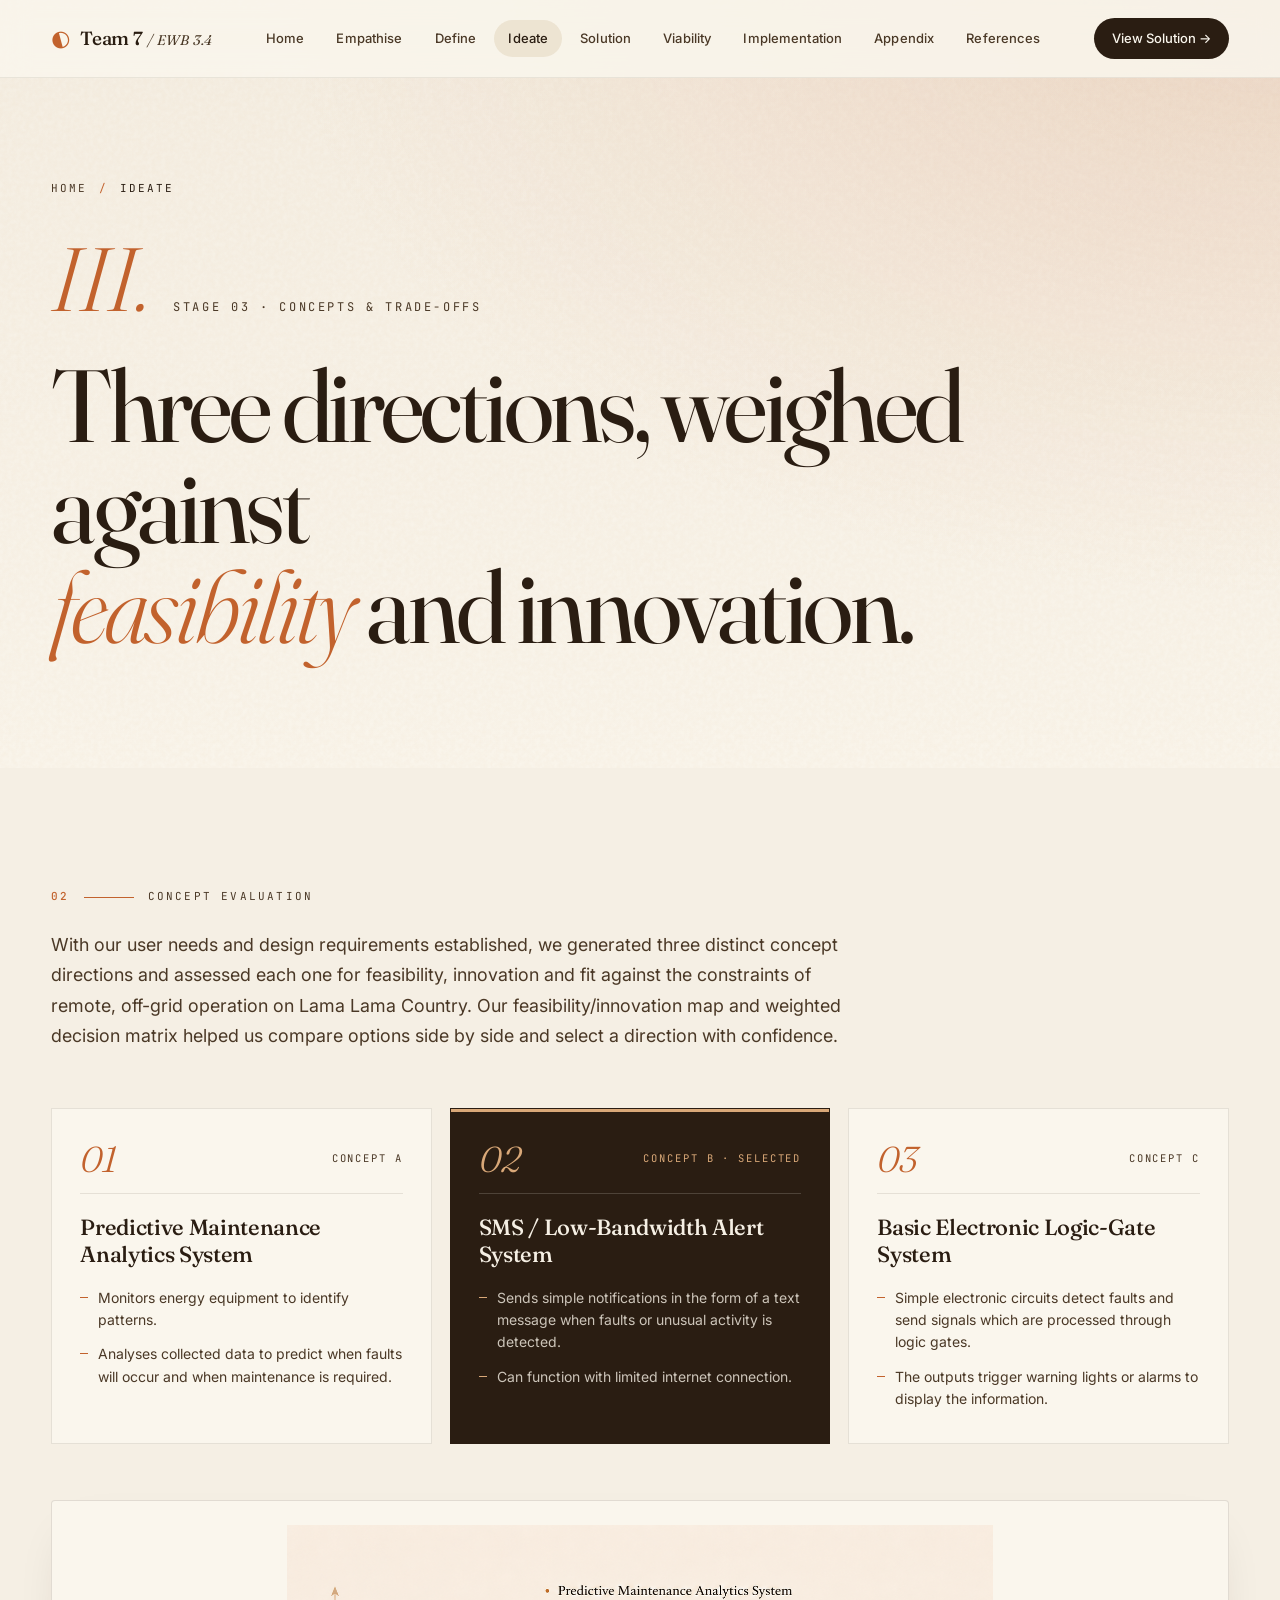
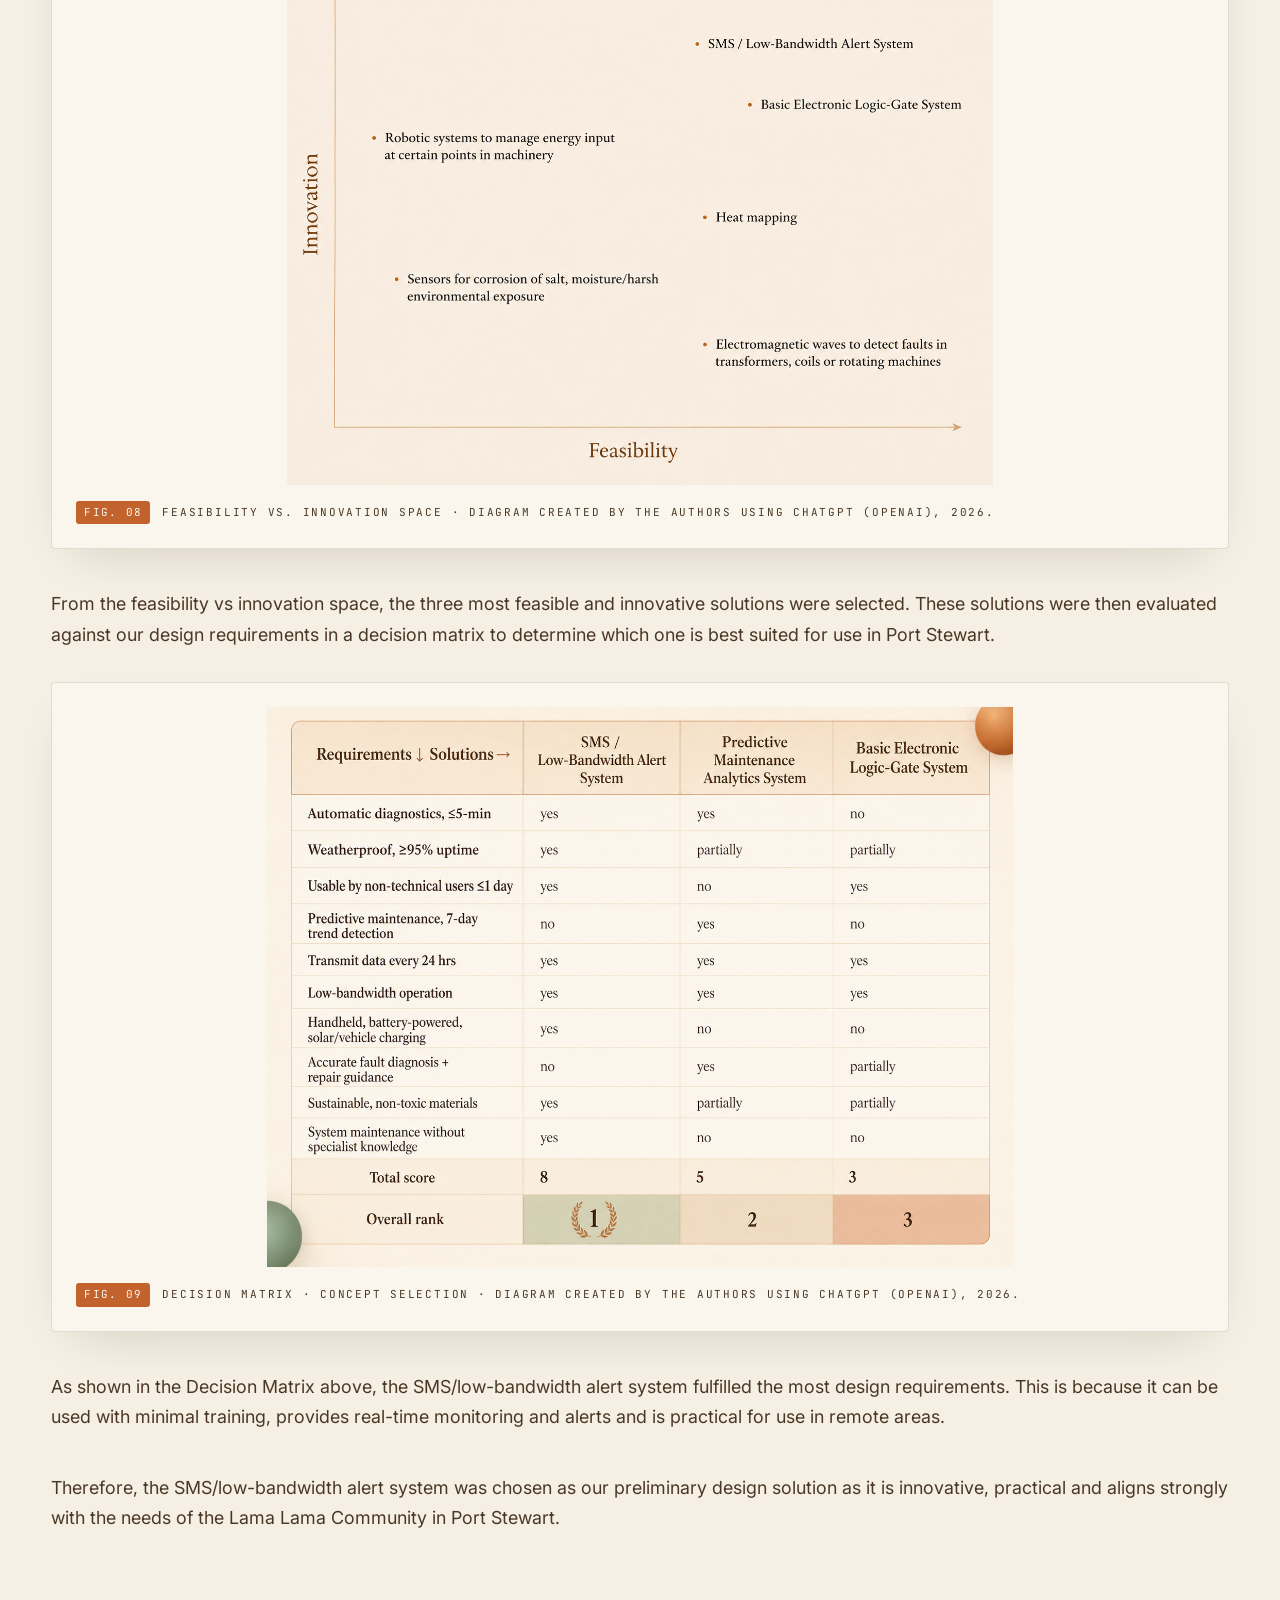
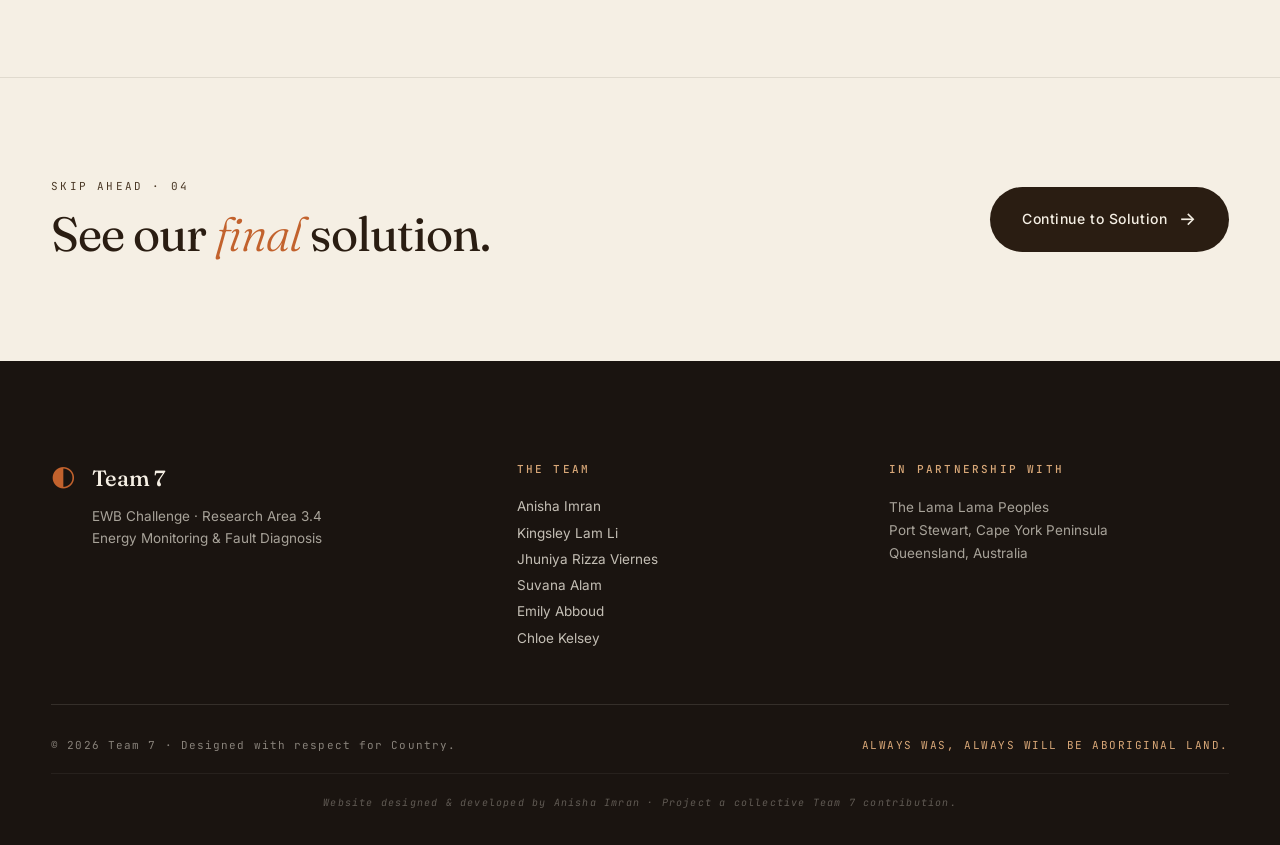
<file: ideate.html>
<!DOCTYPE html>
<html lang="en">
<head>
    <meta charset="UTF-8">
    <meta name="viewport" content="width=device-width, initial-scale=1.0">
    <title>Ideate · Team 7 — EWB Challenge</title>
     <link rel="icon" type="image/png" href="assets/favicon.png">
    <link rel="preconnect" href="https://fonts.googleapis.com">
    <link rel="preconnect" href="https://fonts.gstatic.com" crossorigin>
    <link href="https://fonts.googleapis.com/css2?family=Fraunces:opsz,wght@9..144,300;9..144,400;9..144,500;9..144,600;9..144,700&family=Inter:wght@300;400;500;600&family=JetBrains+Mono:wght@400;500&display=swap" rel="stylesheet">
    <link rel="stylesheet" href="style.css">
</head>
<body>

    <header class="nav">
        <div class="nav__inner">
            <a href="index.html" class="nav__logo">
                <span class="nav__logo-mark">◐</span>
                <span class="nav__logo-text">Team 7 <em>/ EWB 3.4</em></span>
            </a>
            <nav class="nav__links">
                <a href="index.html" class="nav__link">Home</a>
                <a href="empathise.html" class="nav__link">Empathise</a>
                <a href="define.html" class="nav__link">Define</a>
                <a href="ideate.html" class="nav__link nav__link--active">Ideate</a>
                <a href="solution.html" class="nav__link">Solution</a>
                <a href="viability.html" class="nav__link">Viability</a>
                <a href="implementation.html" class="nav__link">Implementation</a>
                <a href="appendix.html" class="nav__link">Appendix</a>
                <a href="references.html" class="nav__link">References</a>
            </nav>
            <a href="solution.html" class="nav__cta">View Solution →</a>
        </div>
    </header>

    <section class="page-hero">
        <div class="page-hero__grain"></div>
        <div class="page-hero__inner">
            <div class="page-hero__crumbs">
                <a href="index.html">Home</a>
                <span class="sep">/</span>
                <span class="current">Ideate</span>
            </div>

            <div class="page-hero__stage">
                <span class="page-hero__num">III.</span>
                <span class="page-hero__stage-label">Stage 03 · Concepts &amp; trade-offs</span>
            </div>

            <h1 class="page-hero__title">
                Three directions, weighed against<br>
                <em>feasibility</em> and innovation.
            </h1>

            <p class="page-hero__intro">
            </p>
        </div>
    </section>

        <!-- CONCEPT EVALUATION -->
    <section class="block block--bone" id="concepts">
        <div class="block__inner">

            <div class="block__eyebrow">
                <span class="num">02</span>
                <span class="line"></span>
                <span class="label">Concept Evaluation</span>
            </div>
            <p class="block__lead">
                With our user needs and design requirements established,
                 we generated three distinct concept directions and assessed
                  each one for feasibility, innovation and fit against the 
                  constraints of remote, off-grid operation on Lama Lama Country. 
                  Our feasibility/innovation map and weighted decision matrix helped us 
                  compare options side by side and select a direction with confidence.
            </p>

            <!-- Concept cards -->
            <div class="concepts">

                <article class="concept">
                    <div class="concept__head">
                        <span class="concept__num">01</span>
                        <span class="concept__tag">Concept A</span>
                    </div>
                    <h3 class="concept__title">Predictive Maintenance Analytics System</h3>
                    <ul class="concept__list">
                        <li>Monitors energy equipment to identify patterns.</li>
                        <li>Analyses collected data to predict when faults will occur and when maintenance is required.</li>
                    </ul>
                </article>

                <article class="concept concept--selected">
                    <div class="concept__head">
                        <span class="concept__num">02</span>
                        <span class="concept__tag">Concept B · Selected</span>
                    </div>
                    <h3 class="concept__title">SMS / Low-Bandwidth Alert System</h3>
                    <ul class="concept__list">
                        <li>Sends simple notifications in the form of a text message when faults or unusual activity is detected.</li>
                        <li>Can function with limited internet connection.</li>
                    </ul>
                </article>

                <article class="concept">
                    <div class="concept__head">
                        <span class="concept__num">03</span>
                        <span class="concept__tag">Concept C</span>
                    </div>
                    <h3 class="concept__title">Basic Electronic Logic-Gate System</h3>
                    <ul class="concept__list">
                        <li>Simple electronic circuits detect faults and send signals which are processed through logic gates.</li>
                        <li>The outputs trigger warning lights or alarms to display the information.</li>
                    </ul>
                </article>

            </div>

            <!-- Feasibility vs Innovation Space -->
            <figure class="figure figure--spaced">
                <img src="assets/FEASIBILITY VS INNOVATION SPACE.png" alt="Feasibility versus innovation space mapping the three concepts">
                <figcaption class="figure__caption">
                    <span class="tag">Fig. 08</span>
                    <span>Feasibility vs. Innovation Space · Diagram created by the authors using ChatGPT (OpenAI), 2026.</span>
                </figcaption>
            </figure>

            <p class="block__lead block__lead--after-figure">
                From the feasibility vs innovation space, the three most feasible and
                innovative solutions were selected. These solutions were then evaluated
                against our design requirements in a decision matrix to determine which
                one is best suited for use in Port Stewart.
            </p>


            <!-- Decision Matrix -->
            <figure class="figure">
                <img src="assets/DECISION MATRIX.png" alt="Weighted decision matrix scoring the three concepts against the design requirements">
                <figcaption class="figure__caption">
                    <span class="tag">Fig. 09</span>
                    <span>Decision Matrix · Concept Selection · Diagram created by the authors using ChatGPT (OpenAI), 2026.</span>
                </figcaption>
            </figure>

            <p class="block__lead block__lead--after-figure">
                As shown in the Decision Matrix above, the SMS/low-bandwidth alert system
                fulfilled the most design requirements. This is because it can be used
                with minimal training, provides real-time monitoring and alerts and is
                practical for use in remote areas.
            </p>

            <p class="block__lead block__lead--after-figure">
                Therefore, the SMS/low-bandwidth alert system was chosen as our preliminary
                design solution as it is innovative, practical and aligns strongly with the
                needs of the Lama Lama Community in Port Stewart.
            </p>

        </div>
    </section>

        </div>
    </section>

        </div>
    </section>
    
    <section class="next-up">
        <div class="next-up__inner">
            <div>
                <span class="next-up__label">Skip ahead · 04</span>
                <h3 class="next-up__title">See our <em>final</em> solution.</h3>
            </div>
            <a href="solution.html" class="next-up__btn">
                Continue to Solution
                <span class="arr">→</span>
            </a>
        </div>
    </section>

    <!-- FOOTER -->
    <footer class="footer">
        <div class="footer__top">
            <div class="footer__brand">
                <span class="footer__mark">◐</span>
                <div>
                    <h4>Team 7</h4>
                    <p>EWB Challenge · Research Area 3.4<br>Energy Monitoring &amp; Fault Diagnosis</p>
                </div>
            </div>

            <div class="footer__team">
                <h5>The team</h5>
                <ul class="footer__team-list">
                    <li>Anisha Imran</li>
                    <li>Kingsley Lam Li</li>
                    <li>Jhuniya Rizza Viernes</li>
                    <li>Suvana Alam</li>
                    <li>Emily Abboud</li>
                    <li>Chloe Kelsey</li>
                </ul>
            </div>

            <div class="footer__partner">
                <h5>In partnership with</h5>
                <p>The Lama Lama Peoples<br>Port Stewart, Cape York Peninsula<br>Queensland, Australia</p>
            </div>
        </div>

        <div class="footer__bottom">
            <span>© 2026 Team 7 · Designed with respect for Country.</span>
            <span class="footer__ack">Always was, always will be Aboriginal land.</span>
        </div>

        <div class="footer__credit">
            <span>Website designed &amp; developed by Anisha Imran · Project a collective Team 7 contribution.</span>
        </div>
    </footer>

</body>
</html>
</file>
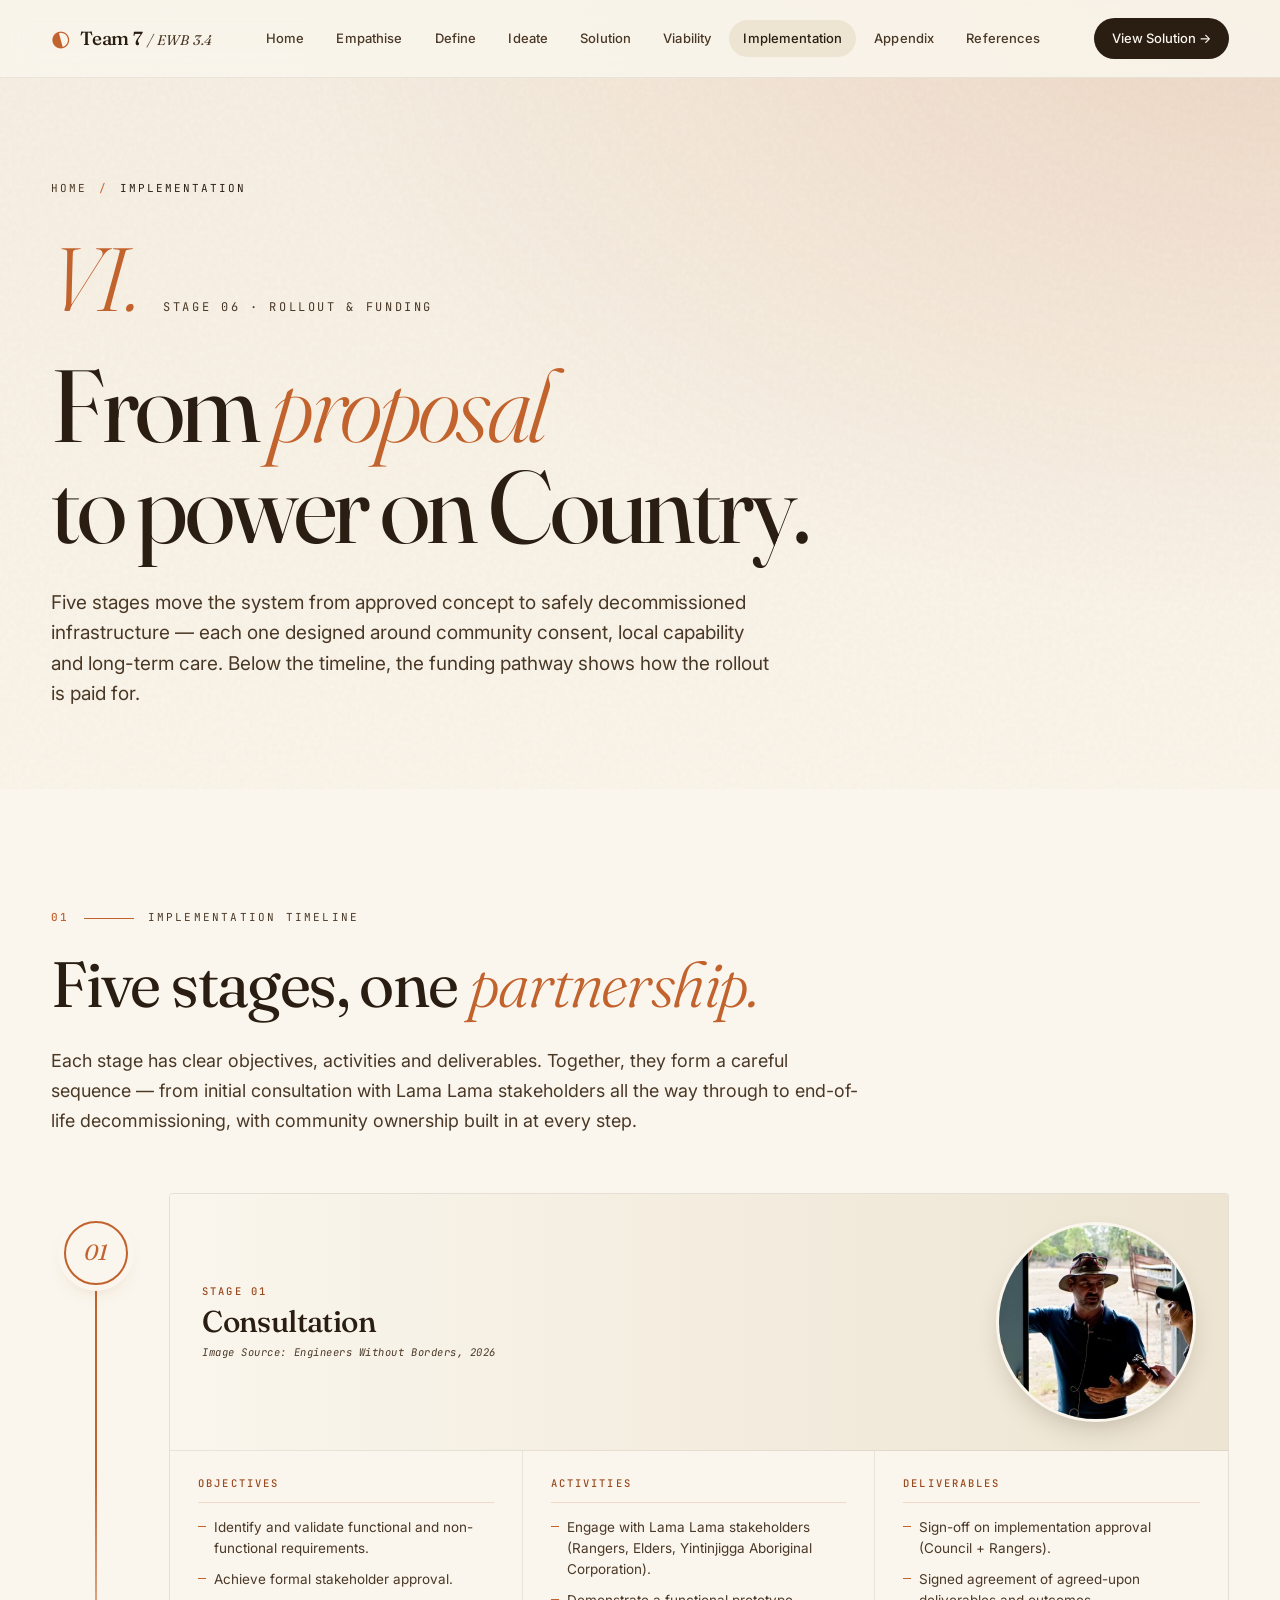
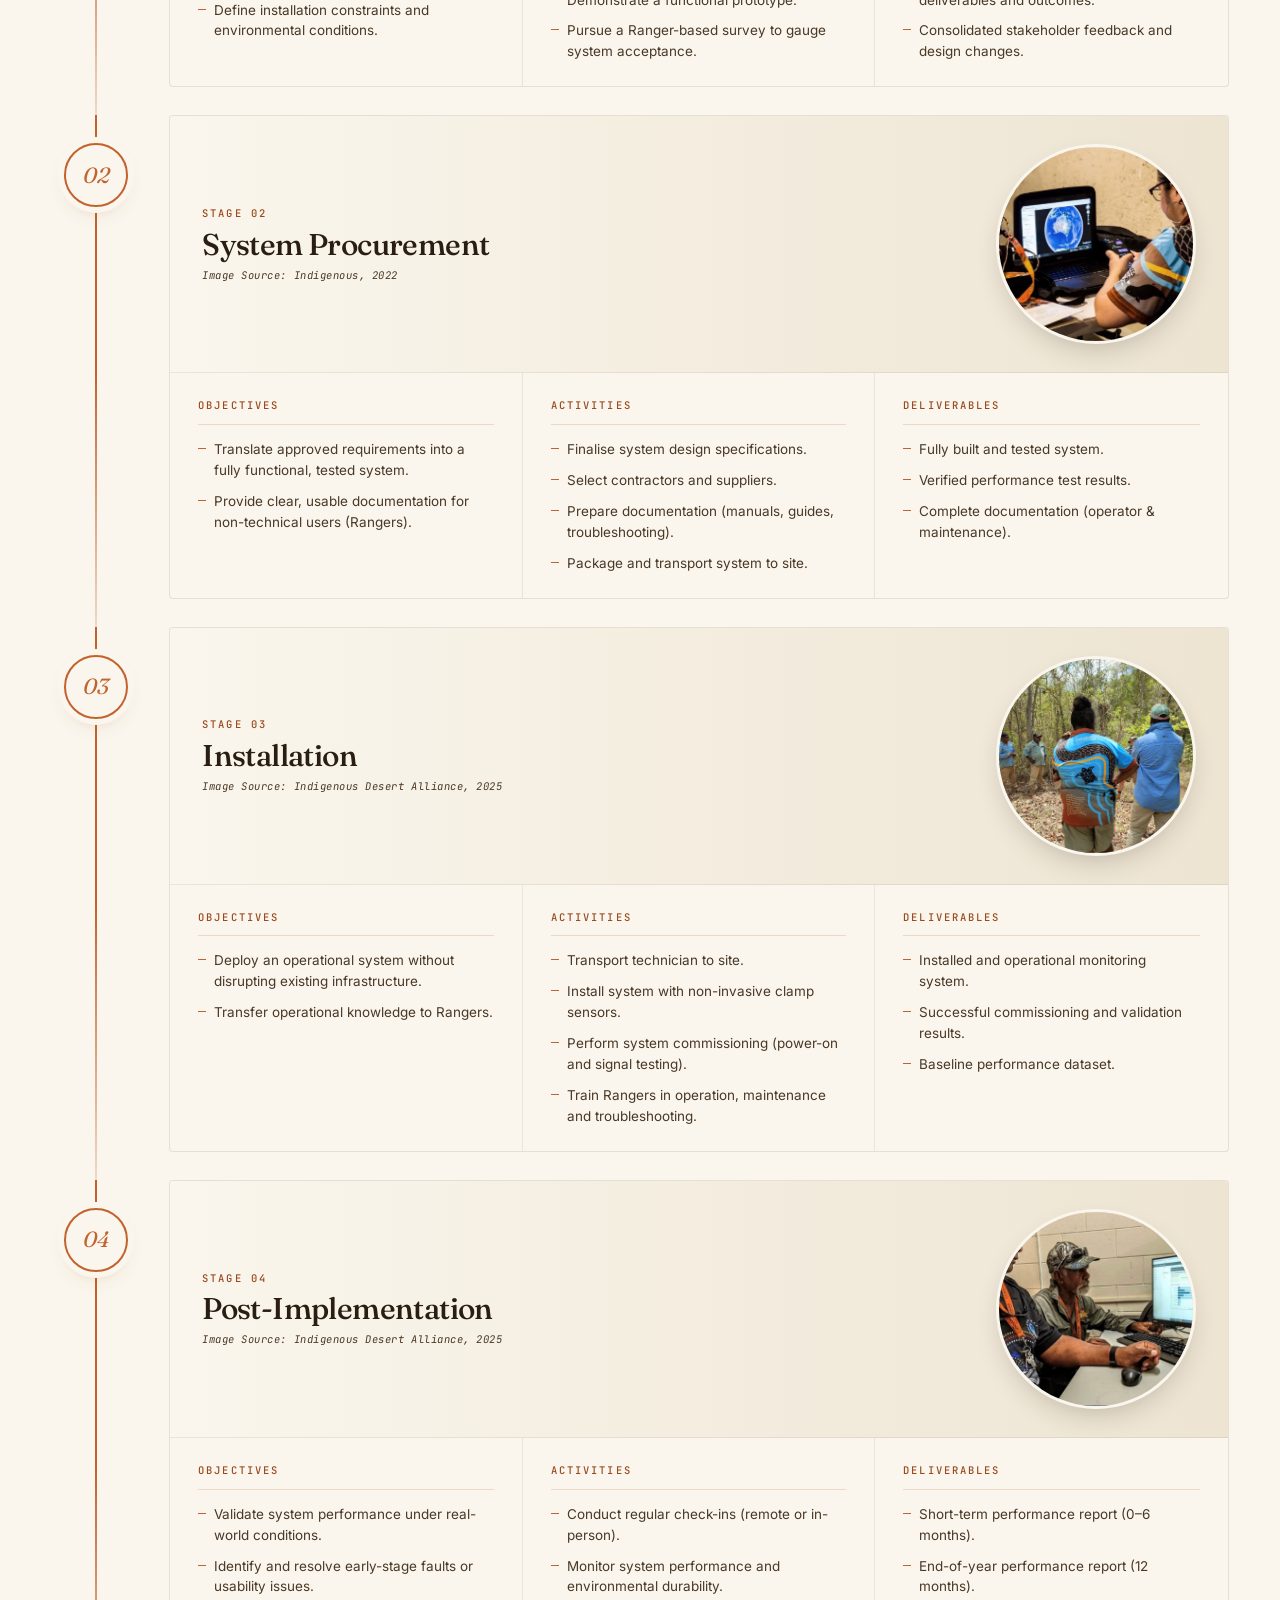
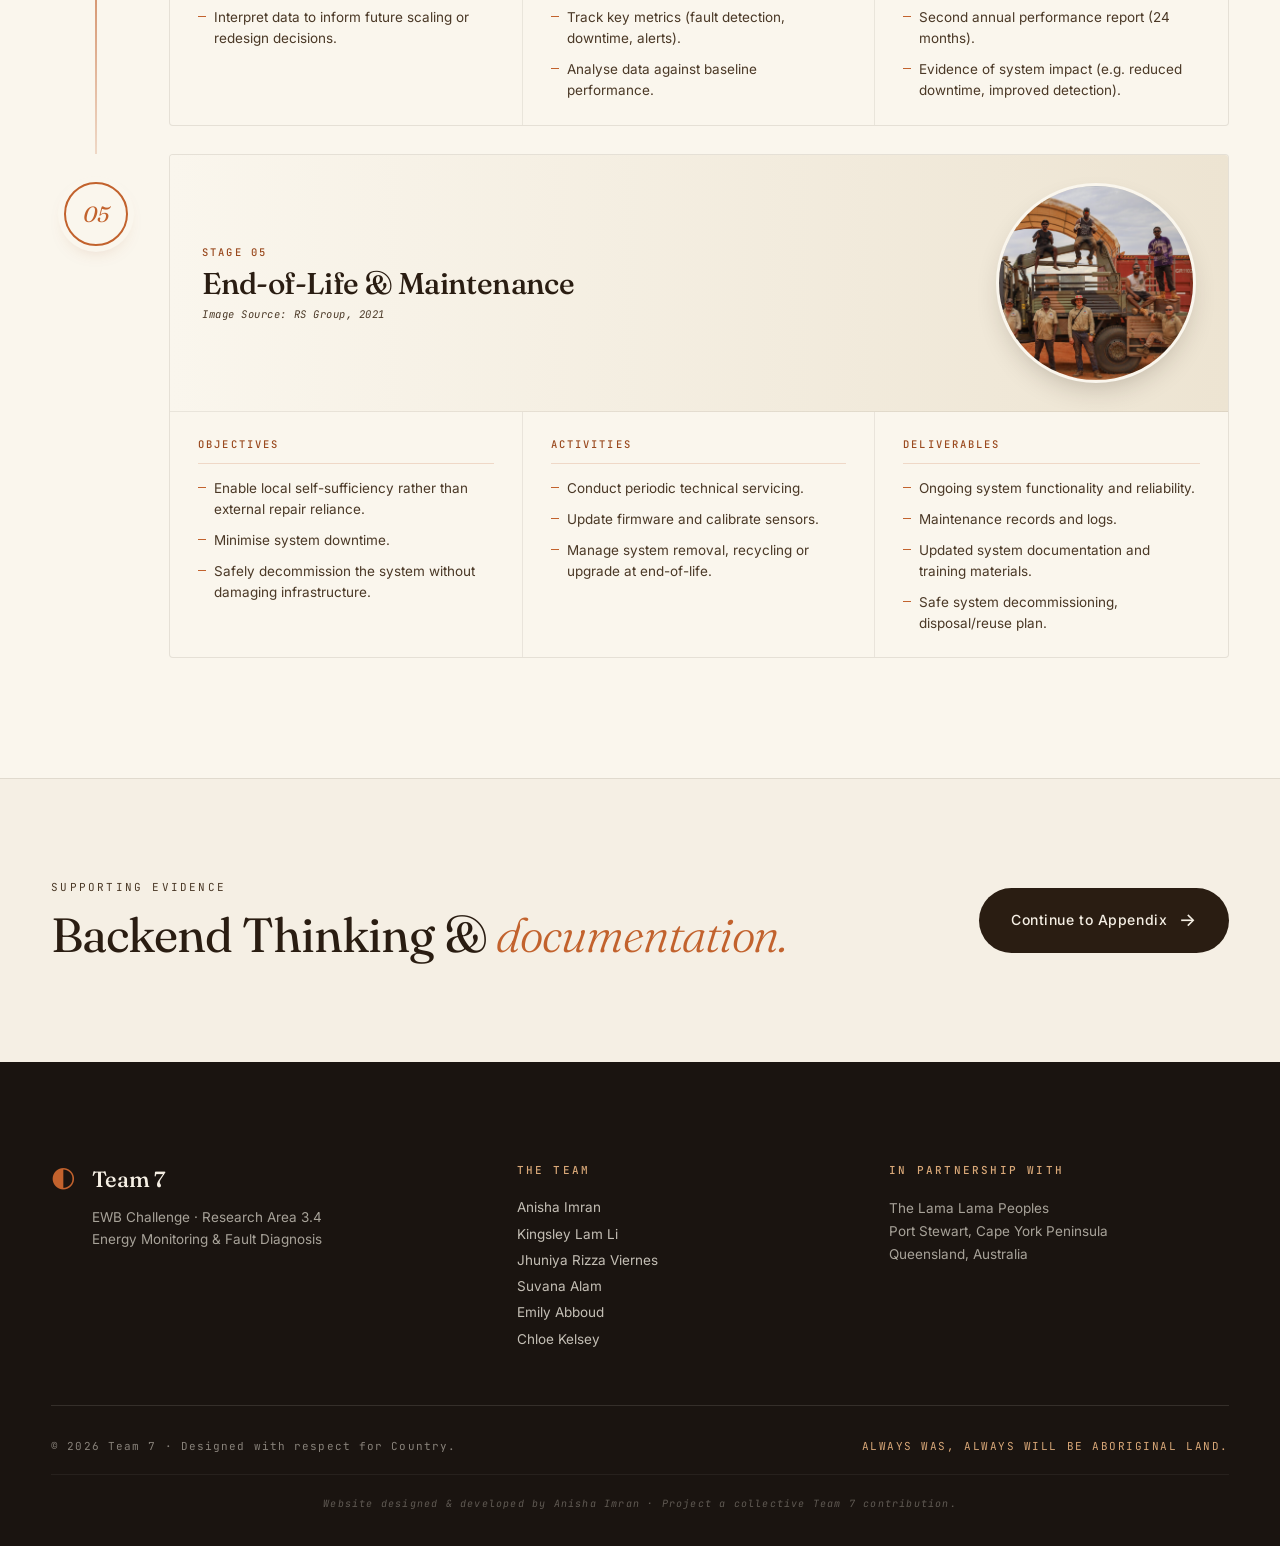
<file: implementation.html>
<!DOCTYPE html>
<html lang="en">
<head>
    <meta charset="UTF-8">
    <meta name="viewport" content="width=device-width, initial-scale=1.0">
    <title>Implementation · Team 7 — EWB Challenge</title>
    <link rel="icon" type="image/png" href="assets/favicon.png">
    <link rel="preconnect" href="https://fonts.googleapis.com">
    <link rel="preconnect" href="https://fonts.gstatic.com" crossorigin>
    <link href="https://fonts.googleapis.com/css2?family=Fraunces:opsz,wght@9..144,300;9..144,400;9..144,500;9..144,600;9..144,700&family=Inter:wght@300;400;500;600&family=JetBrains+Mono:wght@400;500&display=swap" rel="stylesheet">
    <link rel="stylesheet" href="style.css">
</head>
<body>

    <!-- NAVIGATION -->
    <header class="nav">
        <div class="nav__inner">
            <a href="index.html" class="nav__logo">
                <span class="nav__logo-mark">◐</span>
                <span class="nav__logo-text">Team 7 <em>/ EWB 3.4</em></span>
            </a>
            <nav class="nav__links">
                <a href="index.html" class="nav__link">Home</a>
                <a href="empathise.html" class="nav__link">Empathise</a>
                <a href="define.html" class="nav__link">Define</a>
                <a href="ideate.html" class="nav__link">Ideate</a>
                <a href="solution.html" class="nav__link">Solution</a>
                <a href="viability.html" class="nav__link">Viability</a>
                <a href="implementation.html" class="nav__link nav__link--active">Implementation</a>
                <a href="appendix.html" class="nav__link">Appendix</a>
                <a href="references.html" class="nav__link">References</a>
            </nav>
            <a href="solution.html" class="nav__cta">View Solution →</a>
        </div>
    </header>

    <!-- PAGE HERO -->
    <section class="page-hero">
        <div class="page-hero__grain"></div>
        <div class="page-hero__inner">
            <div class="page-hero__crumbs">
                <a href="index.html">Home</a>
                <span class="sep">/</span>
                <span class="current">Implementation</span>
            </div>

            <div class="page-hero__stage">
                <span class="page-hero__num">VI.</span>
                <span class="page-hero__stage-label">Stage 06 · Rollout &amp; funding</span>
            </div>

            <h1 class="page-hero__title">
                From <em>proposal</em><br>
                to power on Country.
            </h1>

            <p class="page-hero__intro">
                Five stages move the system from approved concept to safely decommissioned
                infrastructure — each one designed around community consent, local capability
                and long-term care. Below the timeline, the funding pathway shows how the
                rollout is paid for.
            </p>
        </div>
    </section>

    <!-- IMPLEMENTATION TIMELINE -->
    <section class="block block--paper" id="timeline">
        <div class="block__inner">

            <div class="block__eyebrow">
                <span class="num">01</span>
                <span class="line"></span>
                <span class="label">Implementation Timeline</span>
            </div>

            <h2 class="block__title">
                Five stages, one <em>partnership.</em>
            </h2>

            <p class="block__lead">
                Each stage has clear objectives, activities and deliverables. Together, they
                form a careful sequence — from initial consultation with Lama Lama
                stakeholders all the way through to end-of-life decommissioning, with
                community ownership built in at every step.
            </p>

            <!-- VERTICAL TIMELINE -->
            <div class="timeline">

                <!-- STAGE 1 -->
                <article class="t-stage">
                    <div class="t-stage__rail">
                        <span class="t-stage__node">01</span>
                    </div>

                    <div class="t-stage__card">
                        <div class="t-stage__head">
                            <div class="t-stage__head-text">
                                <span class="t-stage__label">Stage 01</span>
                                <h3 class="t-stage__title">Consultation</h3>
                                <p class="t-stage__credit">Image Source: Engineers Without Borders, 2026</p>
                            </div>
                            <div class="t-stage__media">
                                <img src="assets/community-1.png" alt="Consultation with the Lama Lama community" loading="lazy">
                            </div>
                        </div>

                        <div class="t-stage__grid">
                            <div class="t-col">
                                <span class="t-col__label">Objectives</span>
                                <ul class="t-col__list">
                                    <li>Identify and validate functional and non-functional requirements.</li>
                                    <li>Achieve formal stakeholder approval.</li>
                                    <li>Define installation constraints and environmental conditions.</li>
                                </ul>
                            </div>
                            <div class="t-col">
                                <span class="t-col__label">Activities</span>
                                <ul class="t-col__list">
                                    <li>Engage with Lama Lama stakeholders (Rangers, Elders, Yintinjigga Aboriginal Corporation).</li>
                                    <li>Demonstrate a functional prototype.</li>
                                    <li>Pursue a Ranger-based survey to gauge system acceptance.</li>
                                </ul>
                            </div>
                            <div class="t-col">
                                <span class="t-col__label">Deliverables</span>
                                <ul class="t-col__list">
                                    <li>Sign-off on implementation approval (Council + Rangers).</li>
                                    <li>Signed agreement of agreed-upon deliverables and outcomes.</li>
                                    <li>Consolidated stakeholder feedback and design changes.</li>
                                </ul>
                            </div>
                        </div>
                    </div>
                </article>

                <!-- STAGE 2 -->
                <article class="t-stage">
                    <div class="t-stage__rail">
                        <span class="t-stage__node">02</span>
                    </div>

                    <div class="t-stage__card">
                        <div class="t-stage__head">
                            <div class="t-stage__head-text">
                                <span class="t-stage__label">Stage 02</span>
                                <h3 class="t-stage__title">System Procurement</h3>
                                <p class="t-stage__credit">Image Source: Indigenous, 2022</p>
                            </div>
                            <div class="t-stage__media">
                                <img src="assets/community-2.png" alt="System procurement and preparation" loading="lazy">
                            </div>
                        </div>

                        <div class="t-stage__grid">
                            <div class="t-col">
                                <span class="t-col__label">Objectives</span>
                                <ul class="t-col__list">
                                    <li>Translate approved requirements into a fully functional, tested system.</li>
                                    <li>Provide clear, usable documentation for non-technical users (Rangers).</li>
                                </ul>
                            </div>
                            <div class="t-col">
                                <span class="t-col__label">Activities</span>
                                <ul class="t-col__list">
                                    <li>Finalise system design specifications.</li>
                                    <li>Select contractors and suppliers.</li>
                                    <li>Prepare documentation (manuals, guides, troubleshooting).</li>
                                    <li>Package and transport system to site.</li>
                                </ul>
                            </div>
                            <div class="t-col">
                                <span class="t-col__label">Deliverables</span>
                                <ul class="t-col__list">
                                    <li>Fully built and tested system.</li>
                                    <li>Verified performance test results.</li>
                                    <li>Complete documentation (operator &amp; maintenance).</li>
                                </ul>
                            </div>
                        </div>
                    </div>
                </article>

                <!-- STAGE 3 -->
                <article class="t-stage">
                    <div class="t-stage__rail">
                        <span class="t-stage__node">03</span>
                    </div>

                    <div class="t-stage__card">
                        <div class="t-stage__head">
                            <div class="t-stage__head-text">
                                <span class="t-stage__label">Stage 03</span>
                                <h3 class="t-stage__title">Installation</h3>
                                <p class="t-stage__credit">Image Source: Indigenous Desert Alliance, 2025</p>
                            </div>
                            <div class="t-stage__media">
                                <img src="assets/community-3.png" alt="Installation on site" loading="lazy">
                            </div>
                        </div>

                        <div class="t-stage__grid">
                            <div class="t-col">
                                <span class="t-col__label">Objectives</span>
                                <ul class="t-col__list">
                                    <li>Deploy an operational system without disrupting existing infrastructure.</li>
                                    <li>Transfer operational knowledge to Rangers.</li>
                                </ul>
                            </div>
                            <div class="t-col">
                                <span class="t-col__label">Activities</span>
                                <ul class="t-col__list">
                                    <li>Transport technician to site.</li>
                                    <li>Install system with non-invasive clamp sensors.</li>
                                    <li>Perform system commissioning (power-on and signal testing).</li>
                                    <li>Train Rangers in operation, maintenance and troubleshooting.</li>
                                </ul>
                            </div>
                            <div class="t-col">
                                <span class="t-col__label">Deliverables</span>
                                <ul class="t-col__list">
                                    <li>Installed and operational monitoring system.</li>
                                    <li>Successful commissioning and validation results.</li>
                                    <li>Baseline performance dataset.</li>
                                </ul>
                            </div>
                        </div>
                    </div>
                </article>

                <!-- STAGE 4 -->
                <article class="t-stage">
                    <div class="t-stage__rail">
                        <span class="t-stage__node">04</span>
                    </div>

                    <div class="t-stage__card">
                        <div class="t-stage__head">
                            <div class="t-stage__head-text">
                                <span class="t-stage__label">Stage 04</span>
                                <h3 class="t-stage__title">Post-Implementation</h3>
                                <p class="t-stage__credit">Image Source: Indigenous Desert Alliance, 2025</p>
                            </div>
                            <div class="t-stage__media">
                                <img src="assets/community-4.png" alt="Post-implementation monitoring" loading="lazy">
                            </div>
                        </div>

                        <div class="t-stage__grid">
                            <div class="t-col">
                                <span class="t-col__label">Objectives</span>
                                <ul class="t-col__list">
                                    <li>Validate system performance under real-world conditions.</li>
                                    <li>Identify and resolve early-stage faults or usability issues.</li>
                                    <li>Interpret data to inform future scaling or redesign decisions.</li>
                                </ul>
                            </div>
                            <div class="t-col">
                                <span class="t-col__label">Activities</span>
                                <ul class="t-col__list">
                                    <li>Conduct regular check-ins (remote or in-person).</li>
                                    <li>Monitor system performance and environmental durability.</li>
                                    <li>Track key metrics (fault detection, downtime, alerts).</li>
                                    <li>Analyse data against baseline performance.</li>
                                </ul>
                            </div>
                            <div class="t-col">
                                <span class="t-col__label">Deliverables</span>
                                <ul class="t-col__list">
                                    <li>Short-term performance report (0–6 months).</li>
                                    <li>End-of-year performance report (12 months).</li>
                                    <li>Second annual performance report (24 months).</li>
                                    <li>Evidence of system impact (e.g. reduced downtime, improved detection).</li>
                                </ul>
                            </div>
                        </div>
                    </div>
                </article>

                <!-- STAGE 5 -->
                <article class="t-stage t-stage--final">
                    <div class="t-stage__rail">
                        <span class="t-stage__node">05</span>
                    </div>

                    <div class="t-stage__card">
                        <div class="t-stage__head">
                            <div class="t-stage__head-text">
                                <span class="t-stage__label">Stage 05</span>
                                <h3 class="t-stage__title">End-of-Life &amp; Maintenance</h3>
                                <p class="t-stage__credit">Image Source: RS Group, 2021</p>
                            </div>
                            <div class="t-stage__media">
                                <img src="assets/community-5.png" alt="End-of-life servicing and decommissioning" loading="lazy">
                            </div>
                        </div>

                        <div class="t-stage__grid">
                            <div class="t-col">
                                <span class="t-col__label">Objectives</span>
                                <ul class="t-col__list">
                                    <li>Enable local self-sufficiency rather than external repair reliance.</li>
                                    <li>Minimise system downtime.</li>
                                    <li>Safely decommission the system without damaging infrastructure.</li>
                                </ul>
                            </div>
                            <div class="t-col">
                                <span class="t-col__label">Activities</span>
                                <ul class="t-col__list">
                                    <li>Conduct periodic technical servicing.</li>
                                    <li>Update firmware and calibrate sensors.</li>
                                    <li>Manage system removal, recycling or upgrade at end-of-life.</li>
                                </ul>
                            </div>
                            <div class="t-col">
                                <span class="t-col__label">Deliverables</span>
                                <ul class="t-col__list">
                                    <li>Ongoing system functionality and reliability.</li>
                                    <li>Maintenance records and logs.</li>
                                    <li>Updated system documentation and training materials.</li>
                                    <li>Safe system decommissioning, disposal/reuse plan.</li>
                                </ul>
                            </div>
                        </div>
                    </div>
                </article>

            </div>

        </div>
    </section>

    <!-- FUNDING TIMELINE 
    <section class="block block--ink" id="funding">
        <div class="block__inner">

            <div class="block__eyebrow">
                <span class="num">02</span>
                <span class="line"></span>
                <span class="label">Funding Pathway</span>
            </div>

            <h2 class="block__title">
                Funding Timeline · <em>AEA</em> to IGC.
            </h2>

            <p class="block__lead">
                Running parallel to the implementation rollout is a funding pathway that
                moves the project from concept proposal through to long-term, community-led
                operation. Each phase secures the next, building toward the formation of an
                Indigenous Governance Committee (IGC) that takes ownership of the system.
            </p>

             Horizontal funding flow 
            <div class="funding">

                <article class="f-step">
                    <div class="f-step__media">
                        <img src="assets/community-1.png" alt="Concept proposal" loading="lazy">
                        <span class="f-step__credit">Engineers Without Borders, 2026</span>
                    </div>
                    <div class="f-step__body">
                        <span class="f-step__num">01</span>
                        <h4 class="f-step__title">Concept Proposal &amp; Stakeholder Alignment</h4>
                    </div>
                </article>

                <span class="f-connector" aria-hidden="true">→</span>

                <article class="f-step">
                    <div class="f-step__media">
                        <img src="assets/community-2.png" alt="Prototype development with AEA Ignite" loading="lazy">
                        <span class="f-step__credit">Clarke M, 2025</span>
                    </div>
                    <div class="f-step__body">
                        <span class="f-step__num">02</span>
                        <h4 class="f-step__title">Prototype Development <em>(using AEA Ignite)</em></h4>
                    </div>
                </article>

                <span class="f-connector" aria-hidden="true">→</span>

                <article class="f-step">
                    <div class="f-step__media">
                        <img src="assets/community-3.png" alt="Performance validation and field testing" loading="lazy">
                        <span class="f-step__credit">Indigenous, 2022</span>
                    </div>
                    <div class="f-step__body">
                        <span class="f-step__num">03</span>
                        <h4 class="f-step__title">Performance Validation &amp; Field Testing</h4>
                    </div>
                </article>

                <span class="f-connector" aria-hidden="true">→</span>

                <article class="f-step">
                    <div class="f-step__media">
                        <img src="assets/community-4.png" alt="Industry partner engagement" loading="lazy">
                        <span class="f-step__credit">Pacific Energy, 2026</span>
                    </div>
                    <div class="f-step__body">
                        <span class="f-step__num">04</span>
                        <h4 class="f-step__title">Industry Partner Engagement</h4>
                    </div>
                </article>

                <span class="f-connector f-connector--break" aria-hidden="true">↓</span>

                <article class="f-step">
                    <div class="f-step__media">
                        <img src="assets/community-5.png" alt="Co-funding agreement and IGC formation" loading="lazy">
                        <span class="f-step__credit">ARENA, 2018</span>
                    </div>
                    <div class="f-step__body">
                        <span class="f-step__num">05</span>
                        <h4 class="f-step__title">Co-Funding Agreement <em>(IGC formation)</em></h4>
                    </div>
                </article>

                <span class="f-connector" aria-hidden="true">→</span>

                <article class="f-step">
                    <div class="f-step__media">
                        <img src="assets/community-6.png" alt="Pilot deployment in Lama Lama community" loading="lazy">
                        <span class="f-step__credit">Pacific Energy, 2026</span>
                    </div>
                    <div class="f-step__body">
                        <span class="f-step__num">06</span>
                        <h4 class="f-step__title">Pilot Deployment into Lama Lama Community</h4>
                    </div>
                </article>

                <span class="f-connector" aria-hidden="true">→</span>

                <article class="f-step f-step--final">
                    <div class="f-step__media">
                        <img src="assets/community-3.png" alt="Scale-up and long-term implementation" loading="lazy">
                        <span class="f-step__credit">Great Barrier Reef Marine Authority, 2024</span>
                    </div>
                    <div class="f-step__body">
                        <span class="f-step__num">07</span>
                        <h4 class="f-step__title">Scale-Up &amp; Long-Term Implementation</h4>
                    </div>
                </article>

            </div>

            Funding key notes 
            <div class="funding-notes">
                <div class="fn-card">
                    <span class="fn-card__label">Seed funding</span>
                    <p>Australia's Economic Accelerator (AEA) Ignite grant covers prototype development and early validation work.</p>
                </div>
                <div class="fn-card">
                    <span class="fn-card__label">Match funding</span>
                    <p>Industry partner co-investment unlocks deployment phases and operational support.</p>
                </div>
                <div class="fn-card">
                    <span class="fn-card__label">Long-term governance</span>
                    <p>An Indigenous Governance Committee (IGC) directs scale-up decisions and maintains community ownership of the system.</p>
                </div>
            </div>

        </div>
    </section>
    -->

    <!-- NEXT -->
    <section class="next-up">
        <div class="next-up__inner">
            <div>
                <span class="next-up__label">Supporting evidence</span>
                <h3 class="next-up__title">Backend Thinking &amp; <em>documentation.</em></h3>
            </div>
            <a href="appendix.html" class="next-up__btn">
                Continue to Appendix
                <span class="arr">→</span>
            </a>
        </div>
    </section>

    <!-- FOOTER -->
    <footer class="footer">
        <div class="footer__top">
            <div class="footer__brand">
                <span class="footer__mark">◐</span>
                <div>
                    <h4>Team 7</h4>
                    <p>EWB Challenge · Research Area 3.4<br>Energy Monitoring &amp; Fault Diagnosis</p>
                </div>
            </div>

            <div class="footer__team">
                <h5>The team</h5>
                <ul class="footer__team-list">
                    <li>Anisha Imran</li>
                    <li>Kingsley Lam Li</li>
                    <li>Jhuniya Rizza Viernes</li>
                    <li>Suvana Alam</li>
                    <li>Emily Abboud</li>
                    <li>Chloe Kelsey</li>
                </ul>
            </div>

            <div class="footer__partner">
                <h5>In partnership with</h5>
                <p>The Lama Lama Peoples<br>Port Stewart, Cape York Peninsula<br>Queensland, Australia</p>
            </div>
        </div>

        <div class="footer__bottom">
            <span>© 2026 Team 7 · Designed with respect for Country.</span>
            <span class="footer__ack">Always was, always will be Aboriginal land.</span>
        </div>

        <div class="footer__credit">
            <span>Website designed &amp; developed by Anisha Imran · Project a collective Team 7 contribution.</span>
        </div>
    </footer>

</body>
</html>
</file>
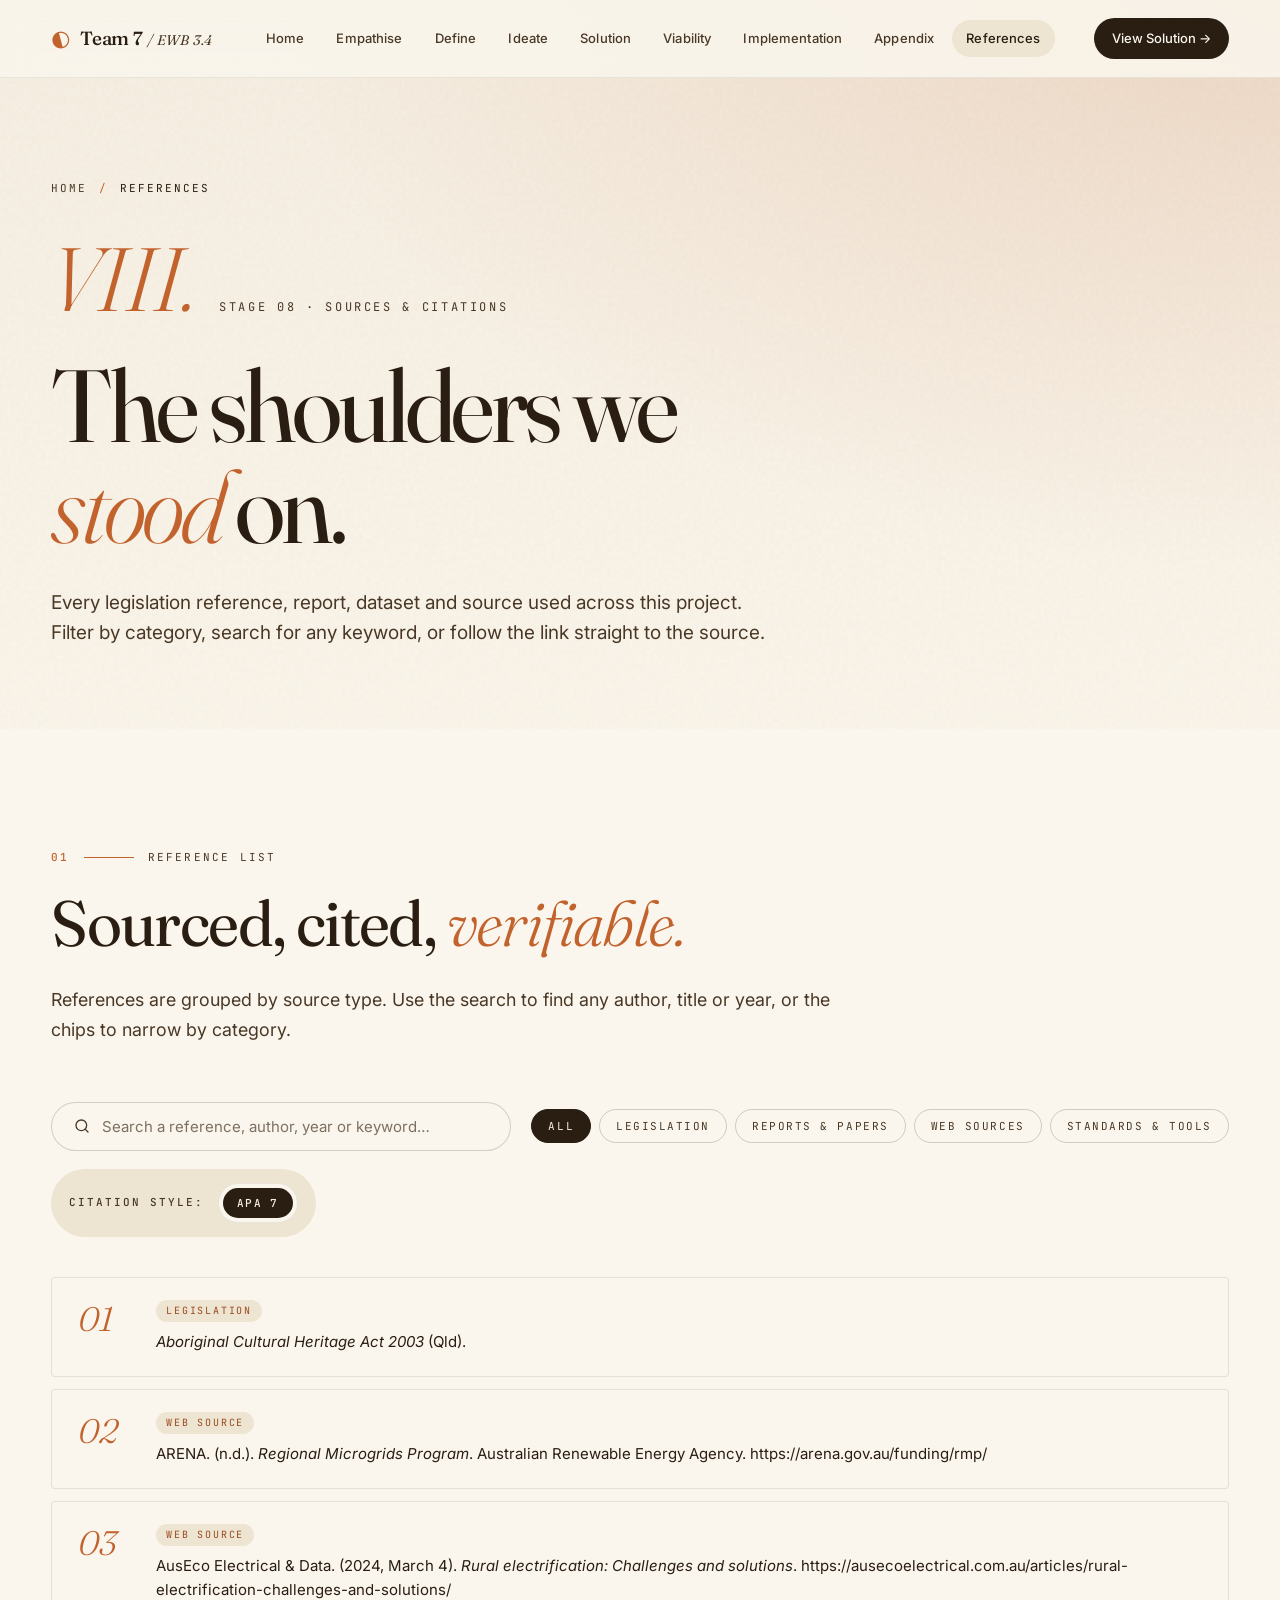
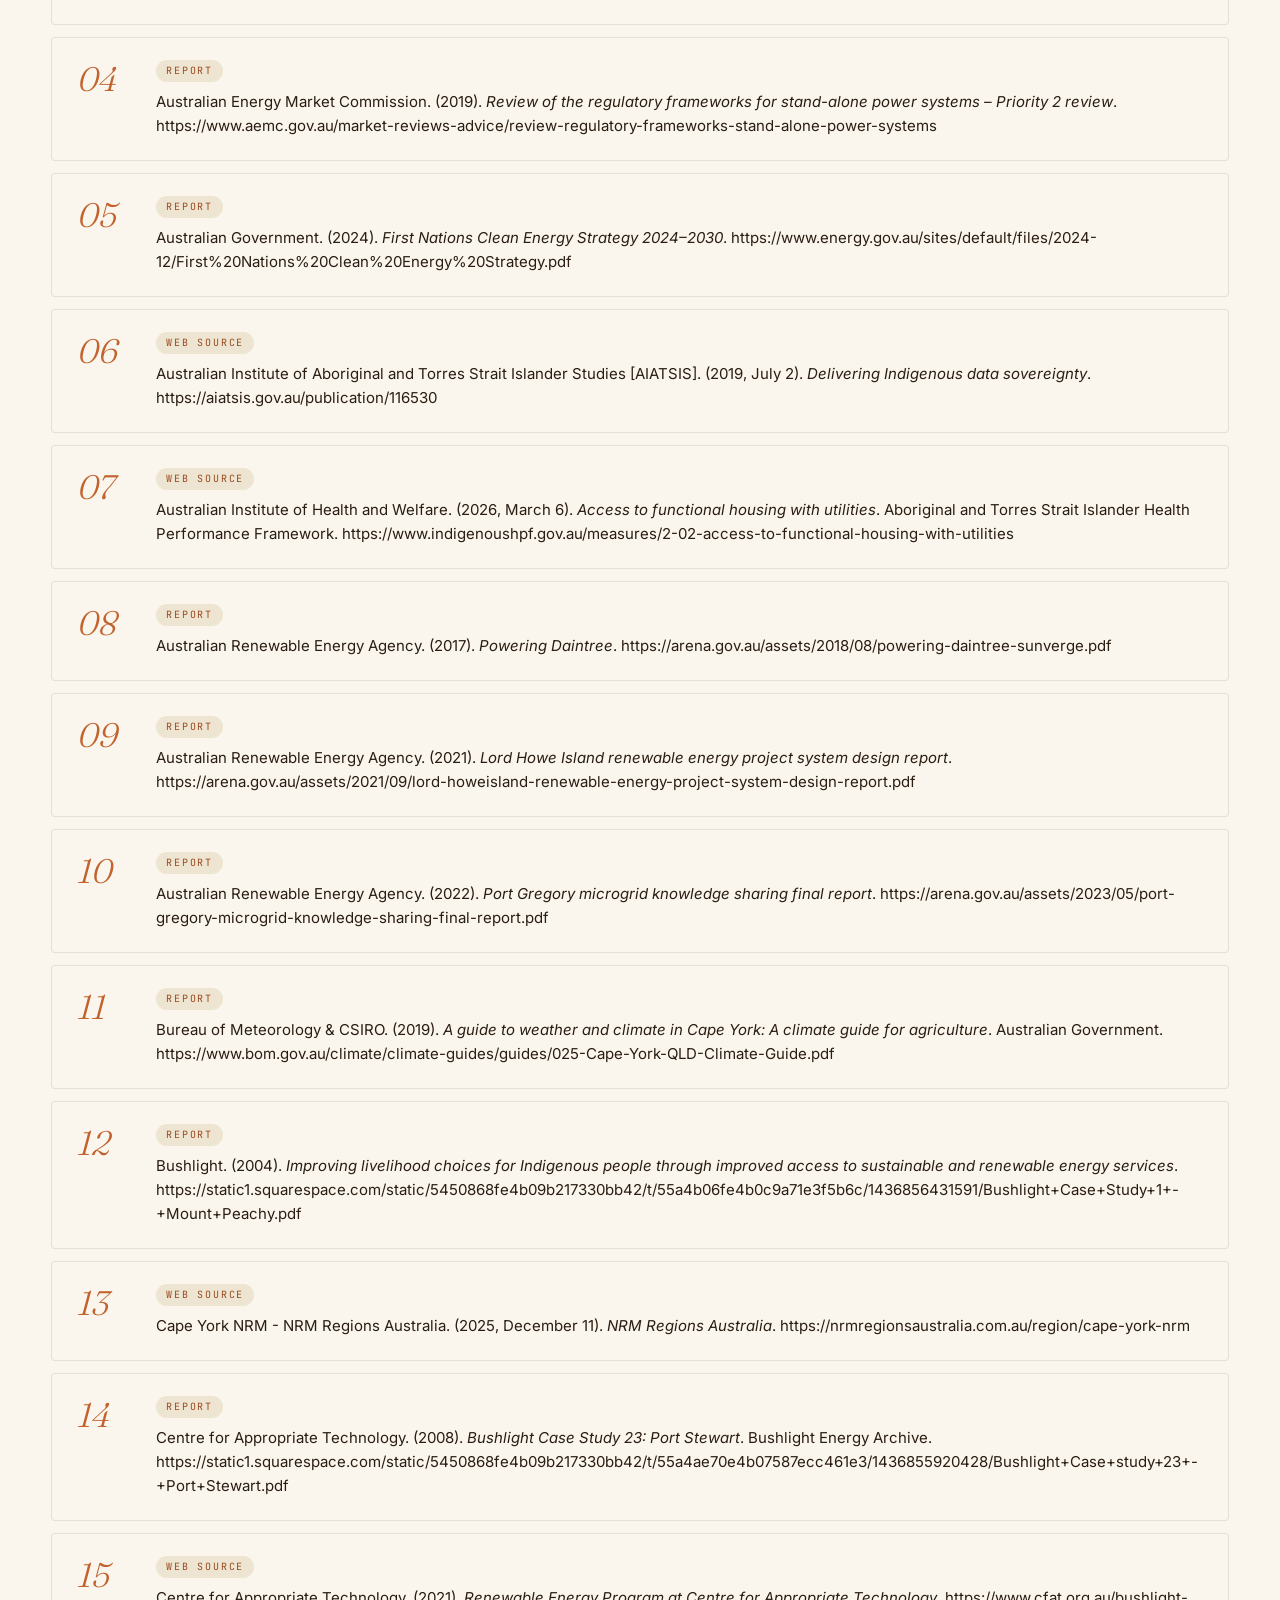
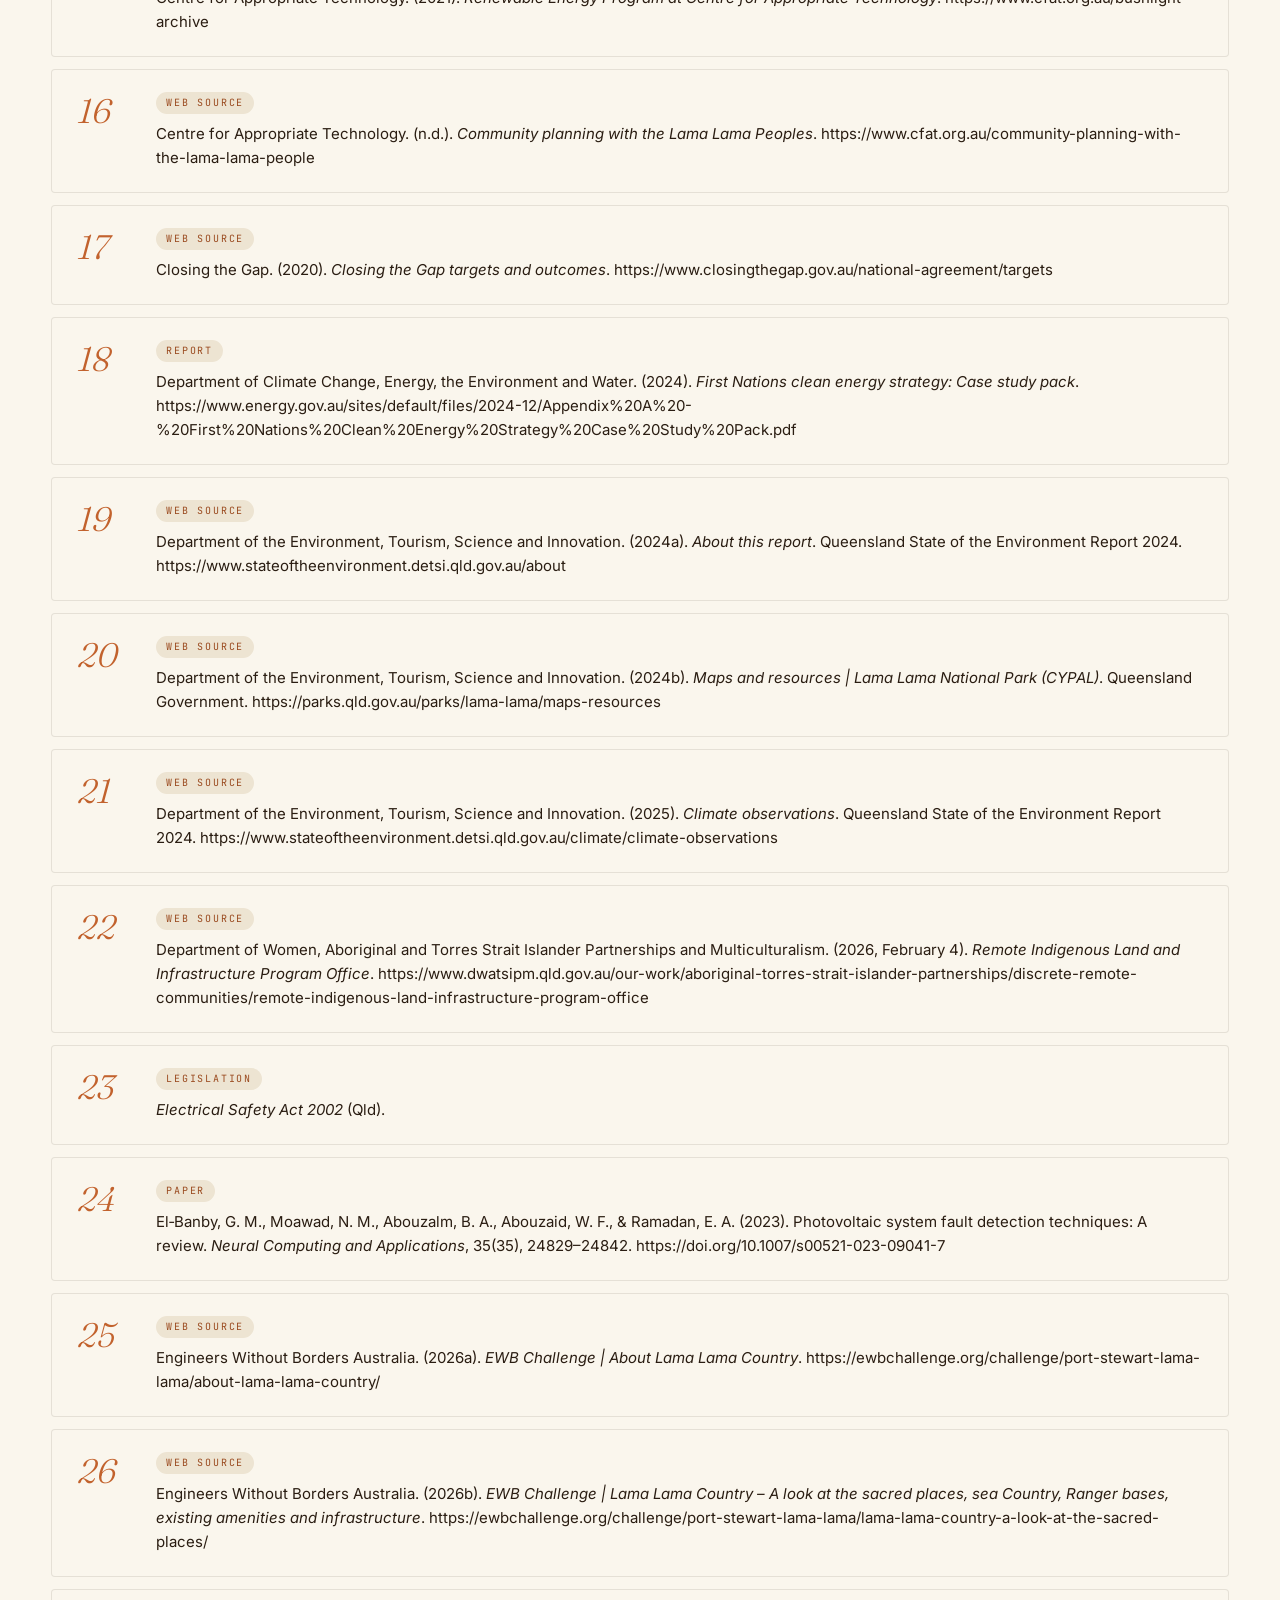
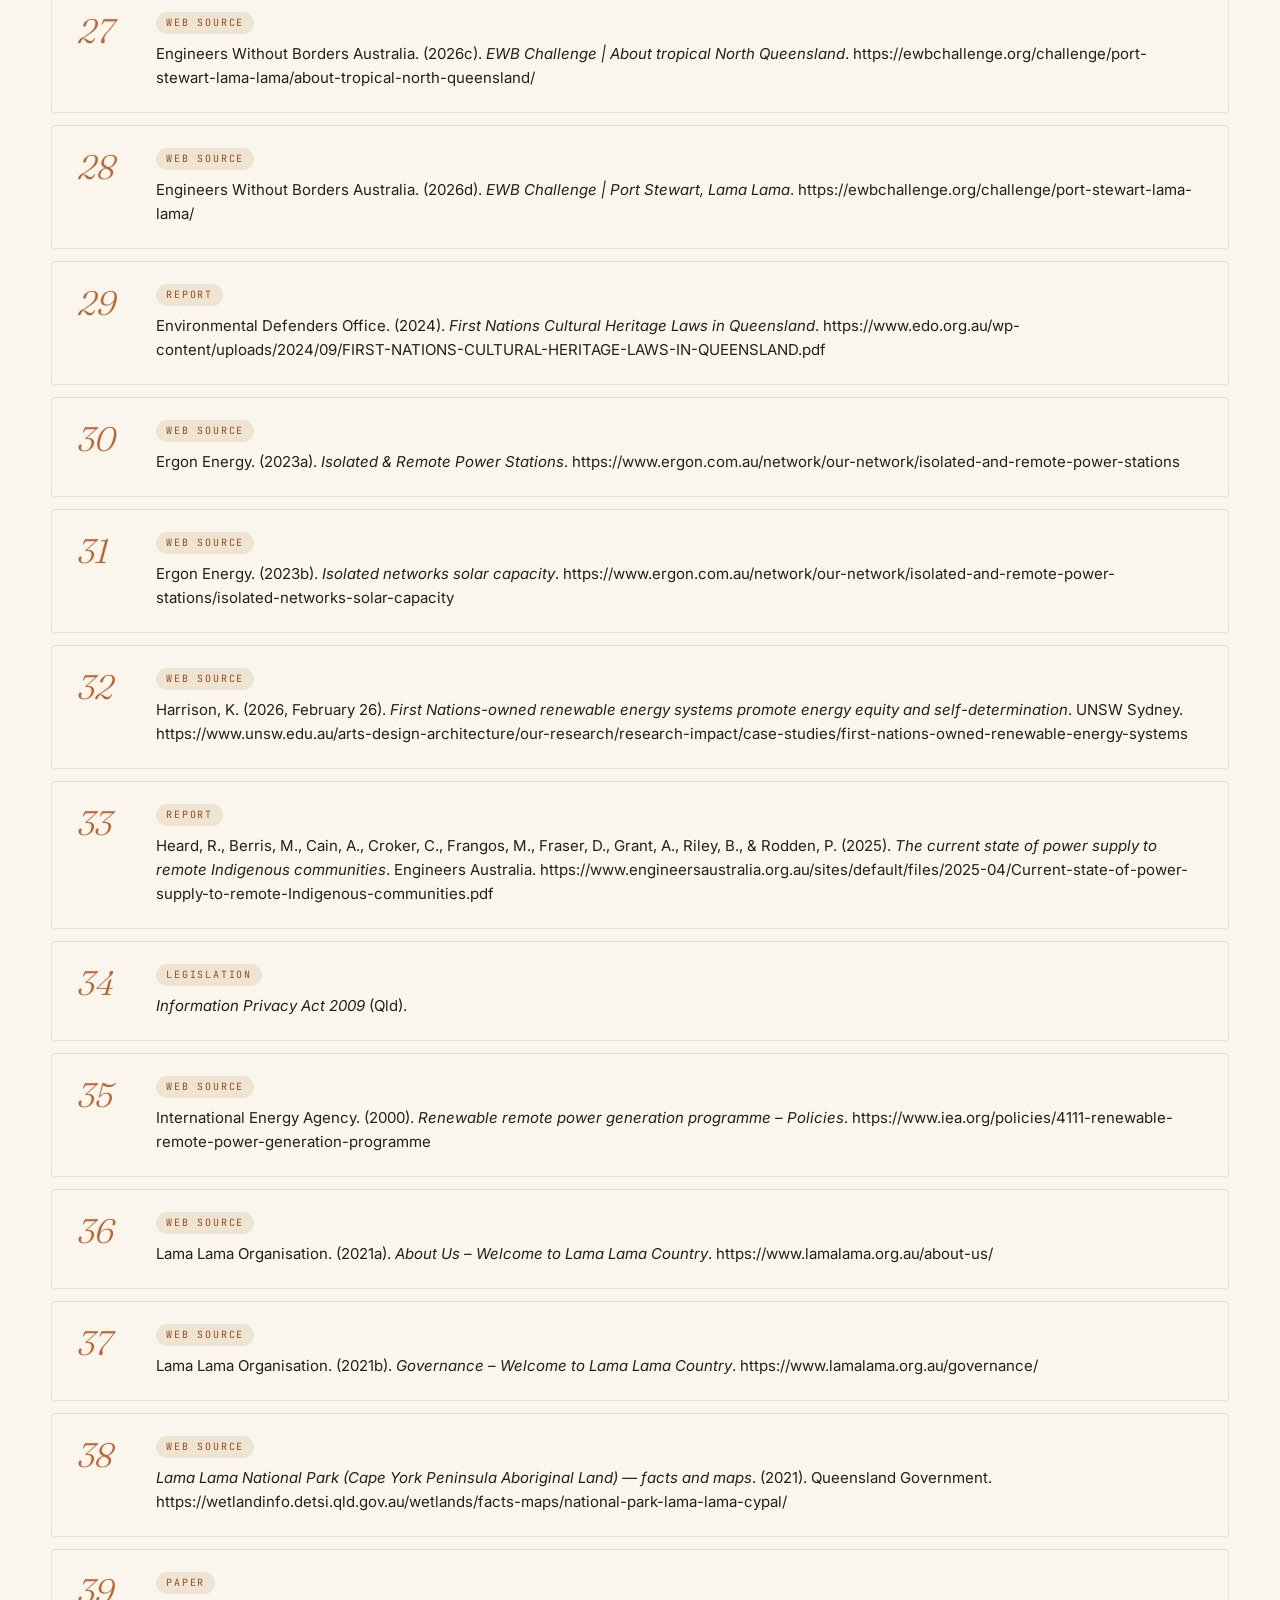
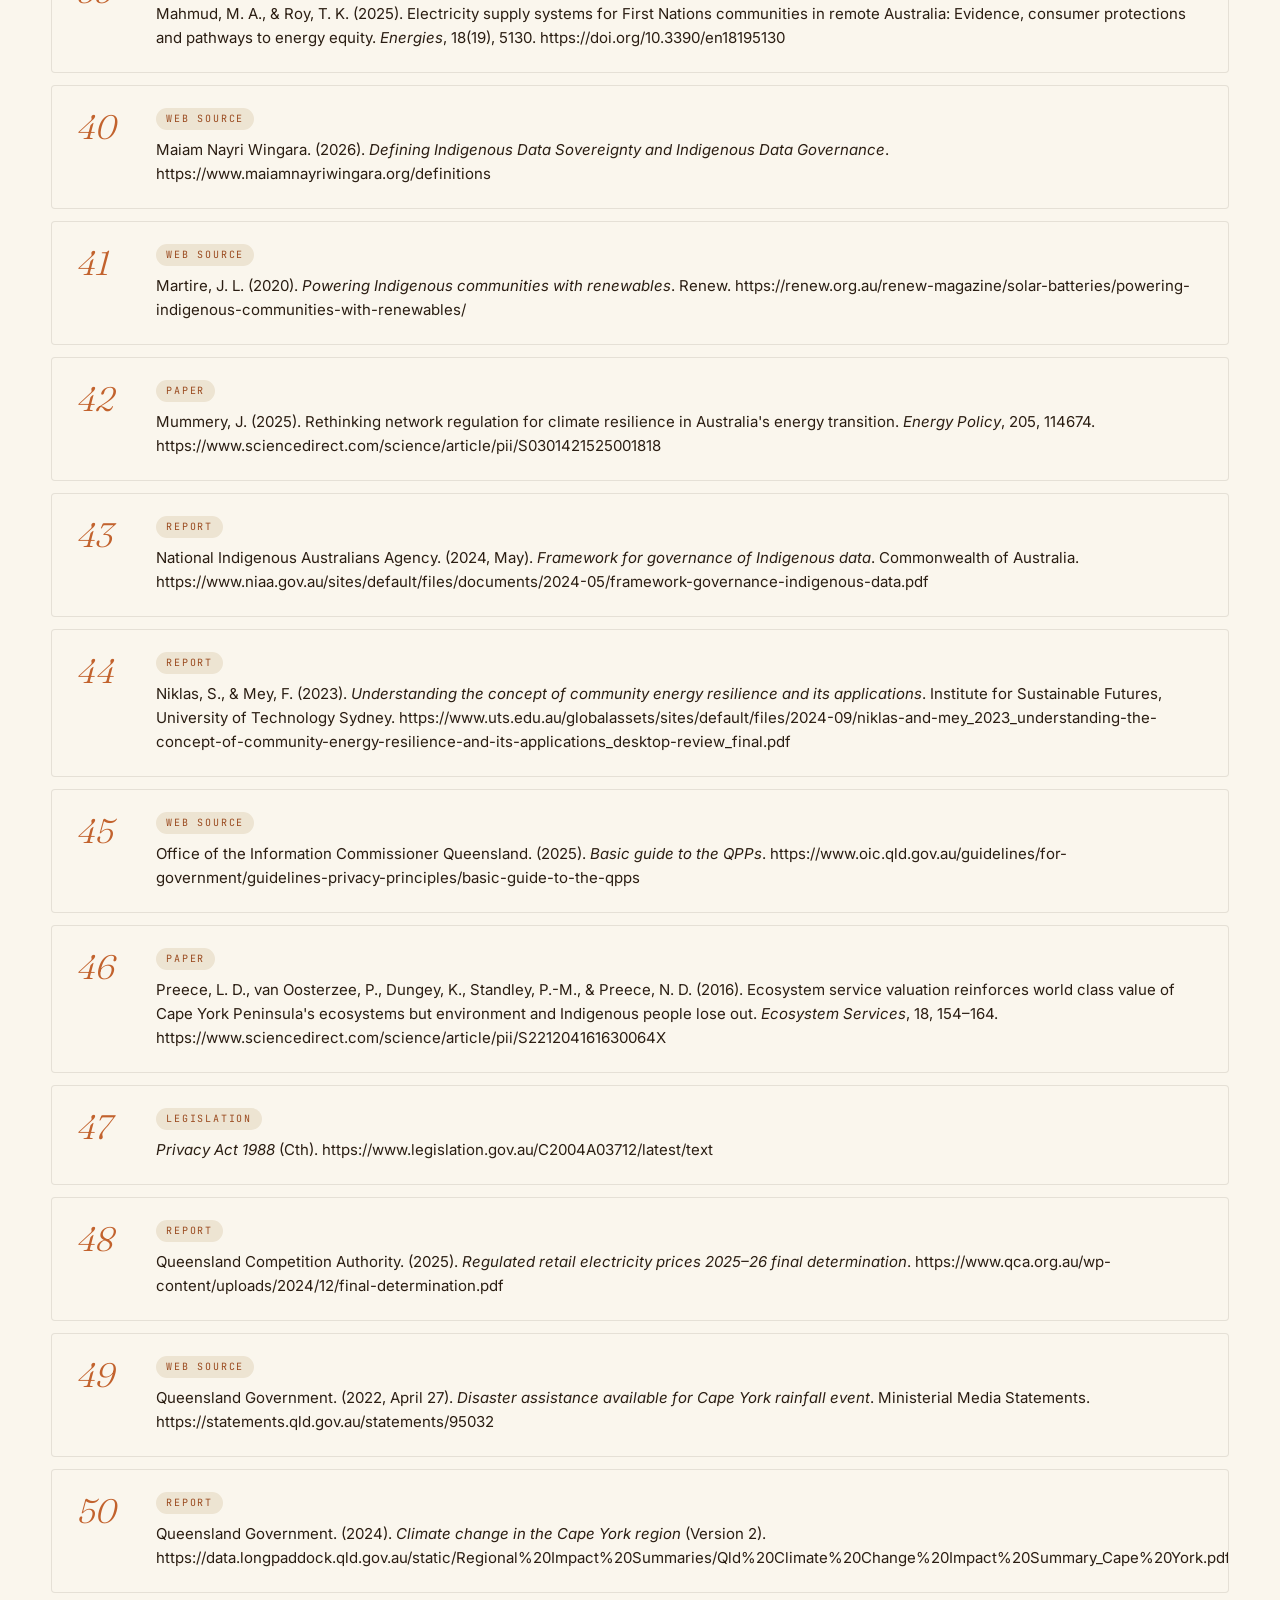
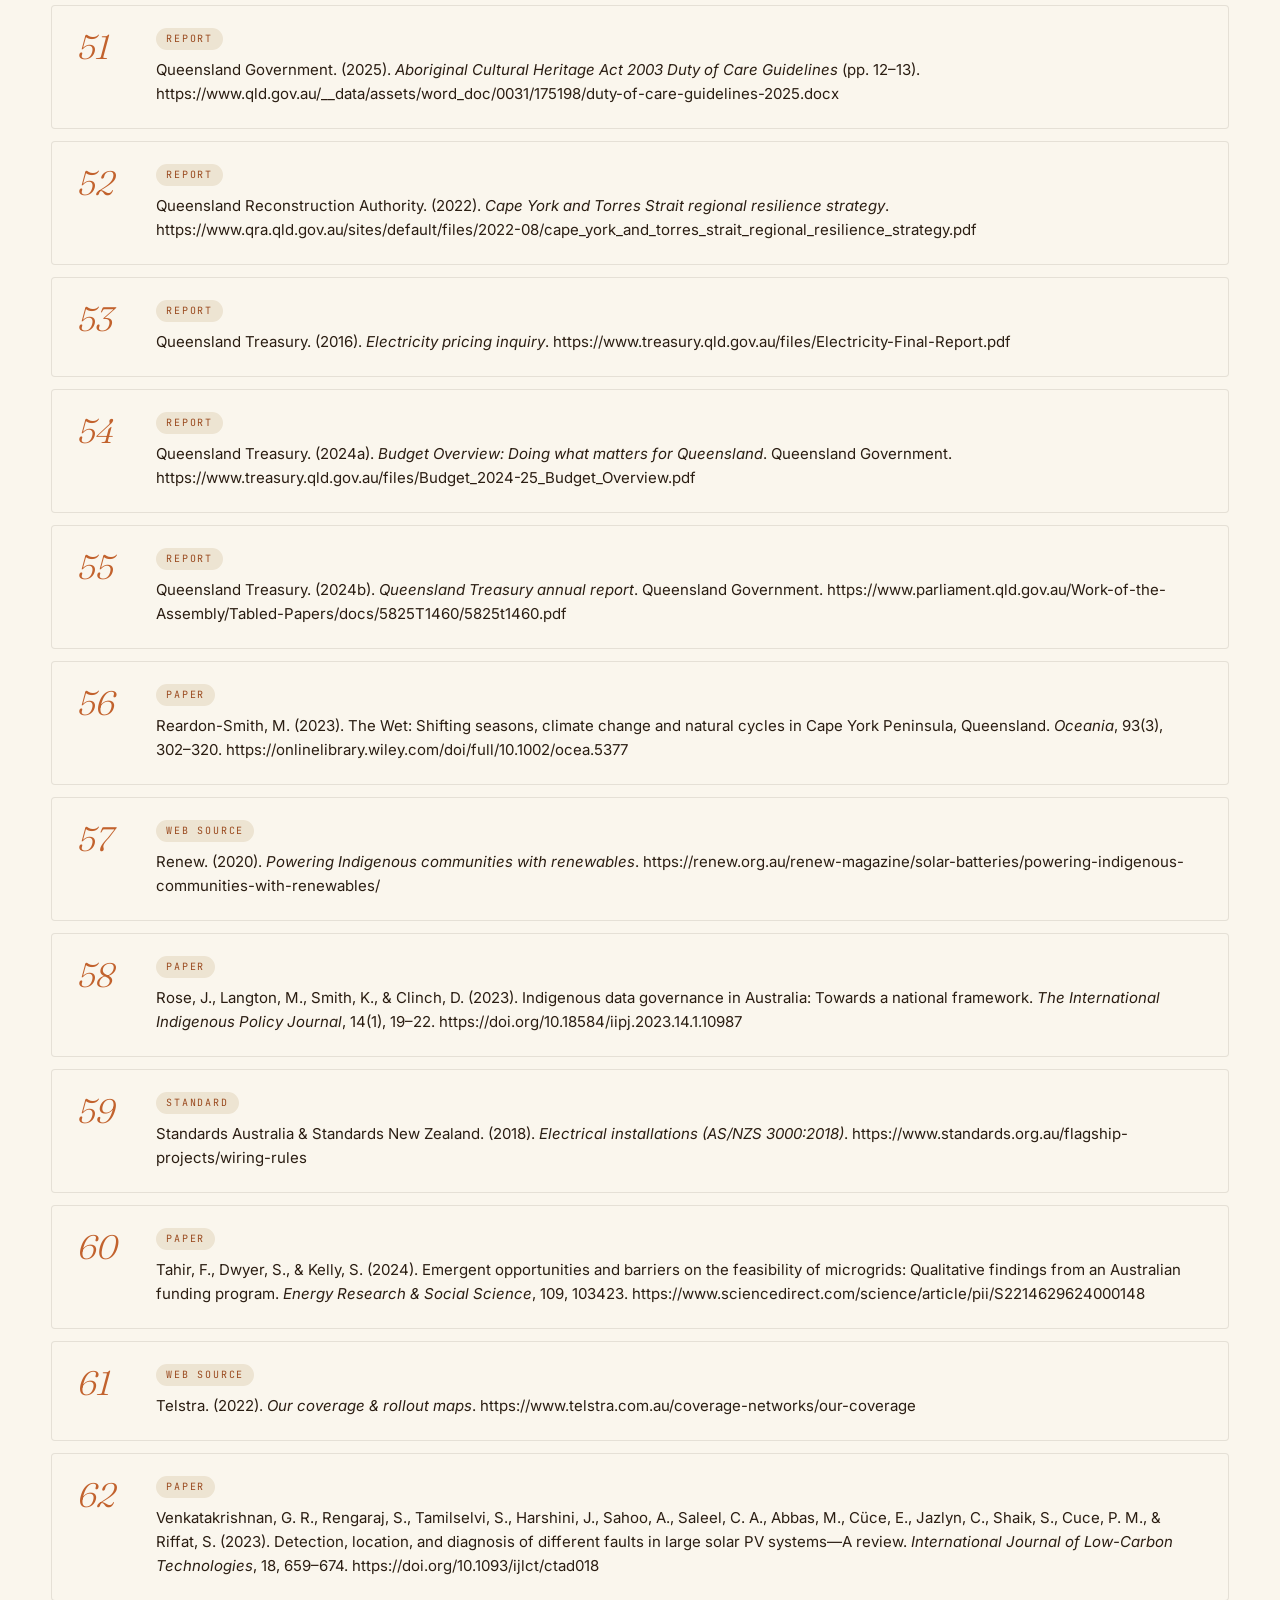
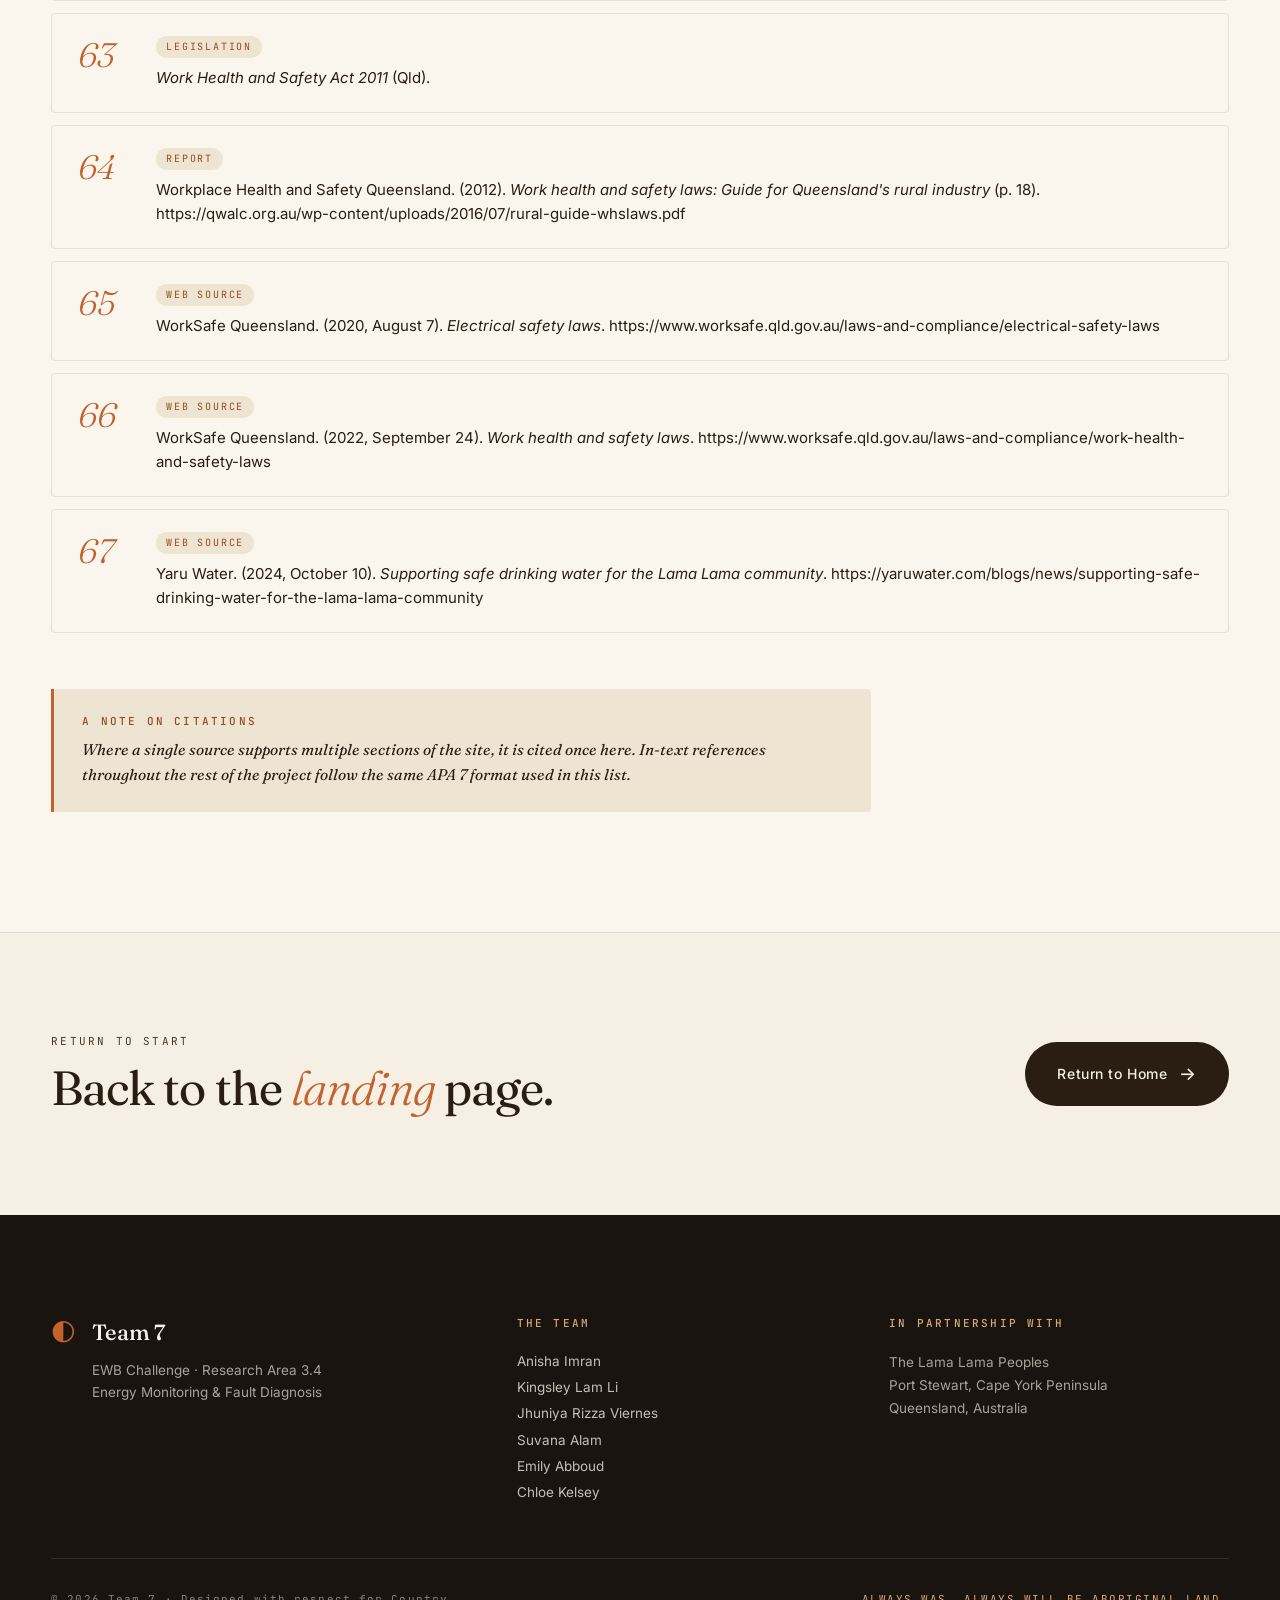
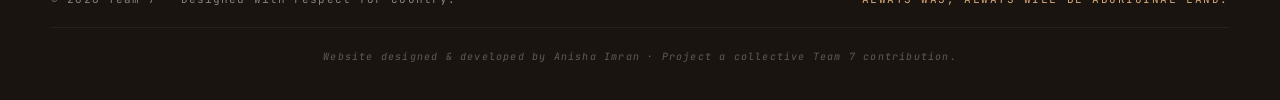
<file: references.html>
<!DOCTYPE html>
<html lang="en">
<head>
    <meta charset="UTF-8">
    <meta name="viewport" content="width=device-width, initial-scale=1.0">
    <title>References · Team 7 — EWB Challenge</title>
    <link rel="icon" type="image/png" href="assets/favicon.png">
    <link rel="preconnect" href="https://fonts.googleapis.com">
    <link rel="preconnect" href="https://fonts.gstatic.com" crossorigin>
    <link href="https://fonts.googleapis.com/css2?family=Fraunces:opsz,wght@9..144,300;9..144,400;9..144,500;9..144,600;9..144,700&family=Inter:wght@300;400;500;600&family=JetBrains+Mono:wght@400;500&display=swap" rel="stylesheet">
    <link rel="stylesheet" href="style.css">
</head>
<body>

    <!-- NAVIGATION -->
    <header class="nav">
        <div class="nav__inner">
            <a href="index.html" class="nav__logo">
                <span class="nav__logo-mark">◐</span>
                <span class="nav__logo-text">Team 7 <em>/ EWB 3.4</em></span>
            </a>
            <nav class="nav__links">
                <a href="index.html" class="nav__link">Home</a>
                <a href="empathise.html" class="nav__link">Empathise</a>
                <a href="define.html" class="nav__link">Define</a>
                <a href="ideate.html" class="nav__link">Ideate</a>
                <a href="solution.html" class="nav__link">Solution</a>
                <a href="viability.html" class="nav__link">Viability</a>
                <a href="implementation.html" class="nav__link">Implementation</a>
                <a href="appendix.html" class="nav__link">Appendix</a>
                <a href="references.html" class="nav__link nav__link--active">References</a>
            </nav>
            <a href="solution.html" class="nav__cta">View Solution →</a>
        </div>
    </header>

    <!-- PAGE HERO -->
    <section class="page-hero">
        <div class="page-hero__grain"></div>
        <div class="page-hero__inner">
            <div class="page-hero__crumbs">
                <a href="index.html">Home</a>
                <span class="sep">/</span>
                <span class="current">References</span>
            </div>

            <div class="page-hero__stage">
                <span class="page-hero__num">VIII.</span>
                <span class="page-hero__stage-label">Stage 08 · Sources &amp; citations</span>
            </div>

            <h1 class="page-hero__title">
                The shoulders we<br>
                <em>stood</em> on.
            </h1>

            <p class="page-hero__intro">
                Every legislation reference, report, dataset and source used across this
                project. Filter by category, search for any keyword, or follow the link
                straight to the source.
            </p>
        </div>
    </section>

    <!-- REFERENCES -->
    <section class="block block--paper" id="references">
        <div class="block__inner">

            <div class="block__eyebrow">
                <span class="num">01</span>
                <span class="line"></span>
                <span class="label">Reference list</span>
            </div>

            <h2 class="block__title">
                Sourced, cited, <em>verifiable.</em>
            </h2>

            <p class="block__lead">
                References are grouped by source type. Use the search to find any author,
                title or year, or the chips to narrow by category.
            </p>

            <div class="ref-tools">
                <label class="glossary-search">
                    <svg width="16" height="16" viewBox="0 0 24 24" fill="none" stroke="currentColor" stroke-width="2" stroke-linecap="round" stroke-linejoin="round">
                        <circle cx="11" cy="11" r="8"></circle>
                        <line x1="21" y1="21" x2="16.65" y2="16.65"></line>
                    </svg>
                    <input type="text" id="refSearch" placeholder="Search a reference, author, year or keyword…" aria-label="Search references">
                </label>

                <div class="glossary-filters" role="tablist" aria-label="Filter references by category">
                    <button type="button" class="g-chip g-chip--active" data-cat="all">All</button>
                    <button type="button" class="g-chip" data-cat="legislation">Legislation</button>
                    <button type="button" class="g-chip" data-cat="papers">Reports &amp; Papers</button>
                    <button type="button" class="g-chip" data-cat="web">Web Sources</button>
                    <button type="button" class="g-chip" data-cat="tools">Standards &amp; Tools</button>
                </div>
            </div>

            <div class="ref-style">
                <span class="ref-style__label">Citation style:</span>
                <div class="ref-style__group" role="radiogroup">
                    <button type="button" class="ref-style__btn ref-style__btn--active" data-style="apa">APA 7</button>
                </div>
            </div>

            <ol class="ref-list" id="refList">

                <li class="ref" data-cat="legislation" data-keywords="aboriginal cultural heritage act 2003 qld queensland">
                    <div class="ref__num">01</div>
                    <div class="ref__body">
                        <span class="ref__tag">Legislation</span>
                        <p class="ref__cite ref__cite--apa">
                            <em>Aboriginal Cultural Heritage Act 2003</em> (Qld).
                        </p>
                    </div>
                </li>

                <li class="ref" data-cat="web" data-keywords="arena regional microgrids program renewable energy">
                    <div class="ref__num">02</div>
                    <div class="ref__body">
                        <span class="ref__tag">Web Source</span>
                        <p class="ref__cite ref__cite--apa">
                            ARENA. (n.d.). <em>Regional Microgrids Program</em>. Australian Renewable Energy Agency. https://arena.gov.au/funding/rmp/
                        </p>
                    </div>
                </li>

                <li class="ref" data-cat="web" data-keywords="auseco electrical data rural electrification challenges solutions 2024">
                    <div class="ref__num">03</div>
                    <div class="ref__body">
                        <span class="ref__tag">Web Source</span>
                        <p class="ref__cite ref__cite--apa">
                            AusEco Electrical &amp; Data. (2024, March 4). <em>Rural electrification: Challenges and solutions</em>. https://ausecoelectrical.com.au/articles/rural-electrification-challenges-and-solutions/
                        </p>
                    </div>
                </li>

                <li class="ref" data-cat="papers" data-keywords="australian energy market commission 2019 stand alone power systems saps regulatory">
                    <div class="ref__num">04</div>
                    <div class="ref__body">
                        <span class="ref__tag">Report</span>
                        <p class="ref__cite ref__cite--apa">
                            Australian Energy Market Commission. (2019). <em>Review of the regulatory frameworks for stand-alone power systems – Priority 2 review</em>. https://www.aemc.gov.au/market-reviews-advice/review-regulatory-frameworks-stand-alone-power-systems
                        </p>
                    </div>
                </li>

                <li class="ref" data-cat="papers" data-keywords="australian government first nations clean energy strategy 2024 2030">
                    <div class="ref__num">05</div>
                    <div class="ref__body">
                        <span class="ref__tag">Report</span>
                        <p class="ref__cite ref__cite--apa">
                            Australian Government. (2024). <em>First Nations Clean Energy Strategy 2024–2030</em>. https://www.energy.gov.au/sites/default/files/2024-12/First%20Nations%20Clean%20Energy%20Strategy.pdf
                        </p>
                    </div>
                </li>

                <li class="ref" data-cat="web" data-keywords="aiatsis indigenous data sovereignty aboriginal torres strait islander studies 2019">
                    <div class="ref__num">06</div>
                    <div class="ref__body">
                        <span class="ref__tag">Web Source</span>
                        <p class="ref__cite ref__cite--apa">
                            Australian Institute of Aboriginal and Torres Strait Islander Studies [AIATSIS]. (2019, July 2). <em>Delivering Indigenous data sovereignty</em>. https://aiatsis.gov.au/publication/116530
                        </p>
                    </div>
                </li>

                <li class="ref" data-cat="web" data-keywords="aihw indigenous housing utilities access functional 2026 health performance framework">
                    <div class="ref__num">07</div>
                    <div class="ref__body">
                        <span class="ref__tag">Web Source</span>
                        <p class="ref__cite ref__cite--apa">
                            Australian Institute of Health and Welfare. (2026, March 6). <em>Access to functional housing with utilities</em>. Aboriginal and Torres Strait Islander Health Performance Framework. https://www.indigenoushpf.gov.au/measures/2-02-access-to-functional-housing-with-utilities
                        </p>
                    </div>
                </li>

                <li class="ref" data-cat="papers" data-keywords="australian renewable energy agency powering daintree 2017">
                    <div class="ref__num">08</div>
                    <div class="ref__body">
                        <span class="ref__tag">Report</span>
                        <p class="ref__cite ref__cite--apa">
                            Australian Renewable Energy Agency. (2017). <em>Powering Daintree</em>. https://arena.gov.au/assets/2018/08/powering-daintree-sunverge.pdf
                        </p>
                    </div>
                </li>

                <li class="ref" data-cat="papers" data-keywords="australian renewable energy agency lord howe island renewable energy 2021 system design">
                    <div class="ref__num">09</div>
                    <div class="ref__body">
                        <span class="ref__tag">Report</span>
                        <p class="ref__cite ref__cite--apa">
                            Australian Renewable Energy Agency. (2021). <em>Lord Howe Island renewable energy project system design report</em>. https://arena.gov.au/assets/2021/09/lord-howeisland-renewable-energy-project-system-design-report.pdf
                        </p>
                    </div>
                </li>

                <li class="ref" data-cat="papers" data-keywords="australian renewable energy agency port gregory microgrid knowledge 2022">
                    <div class="ref__num">10</div>
                    <div class="ref__body">
                        <span class="ref__tag">Report</span>
                        <p class="ref__cite ref__cite--apa">
                            Australian Renewable Energy Agency. (2022). <em>Port Gregory microgrid knowledge sharing final report</em>. https://arena.gov.au/assets/2023/05/port-gregory-microgrid-knowledge-sharing-final-report.pdf
                        </p>
                    </div>
                </li>

                <li class="ref" data-cat="papers" data-keywords="bureau of meteorology csiro cape york climate guide agriculture 2019">
                    <div class="ref__num">11</div>
                    <div class="ref__body">
                        <span class="ref__tag">Report</span>
                        <p class="ref__cite ref__cite--apa">
                            Bureau of Meteorology &amp; CSIRO. (2019). <em>A guide to weather and climate in Cape York: A climate guide for agriculture</em>. Australian Government. https://www.bom.gov.au/climate/climate-guides/guides/025-Cape-York-QLD-Climate-Guide.pdf
                        </p>
                    </div>
                </li>

                <li class="ref" data-cat="papers" data-keywords="bushlight indigenous livelihood renewable energy 2004 mount peachy">
                    <div class="ref__num">12</div>
                    <div class="ref__body">
                        <span class="ref__tag">Report</span>
                        <p class="ref__cite ref__cite--apa">
                            Bushlight. (2004). <em>Improving livelihood choices for Indigenous people through improved access to sustainable and renewable energy services</em>. https://static1.squarespace.com/static/5450868fe4b09b217330bb42/t/55a4b06fe4b0c9a71e3f5b6c/1436856431591/Bushlight+Case+Study+1+-+Mount+Peachy.pdf
                        </p>
                    </div>
                </li>

                <li class="ref" data-cat="web" data-keywords="cape york nrm regions australia 2025">
                    <div class="ref__num">13</div>
                    <div class="ref__body">
                        <span class="ref__tag">Web Source</span>
                        <p class="ref__cite ref__cite--apa">
                            Cape York NRM - NRM Regions Australia. (2025, December 11). <em>NRM Regions Australia</em>. https://nrmregionsaustralia.com.au/region/cape-york-nrm
                        </p>
                    </div>
                </li>

                <li class="ref" data-cat="papers" data-keywords="centre for appropriate technology bushlight case study port stewart 2008">
                    <div class="ref__num">14</div>
                    <div class="ref__body">
                        <span class="ref__tag">Report</span>
                        <p class="ref__cite ref__cite--apa">
                            Centre for Appropriate Technology. (2008). <em>Bushlight Case Study 23: Port Stewart</em>. Bushlight Energy Archive. https://static1.squarespace.com/static/5450868fe4b09b217330bb42/t/55a4ae70e4b07587ecc461e3/1436855920428/Bushlight+Case+study+23+-+Port+Stewart.pdf
                        </p>
                    </div>
                </li>

                <li class="ref" data-cat="web" data-keywords="centre for appropriate technology renewable energy program bushlight 2021">
                    <div class="ref__num">15</div>
                    <div class="ref__body">
                        <span class="ref__tag">Web Source</span>
                        <p class="ref__cite ref__cite--apa">
                            Centre for Appropriate Technology. (2021). <em>Renewable Energy Program at Centre for Appropriate Technology</em>. https://www.cfat.org.au/bushlight-archive
                        </p>
                    </div>
                </li>

                <li class="ref" data-cat="web" data-keywords="centre for appropriate technology community planning lama lama peoples">
                    <div class="ref__num">16</div>
                    <div class="ref__body">
                        <span class="ref__tag">Web Source</span>
                        <p class="ref__cite ref__cite--apa">
                            Centre for Appropriate Technology. (n.d.). <em>Community planning with the Lama Lama Peoples</em>. https://www.cfat.org.au/community-planning-with-the-lama-lama-people
                        </p>
                    </div>
                </li>

                <li class="ref" data-cat="web" data-keywords="closing the gap targets outcomes 2020 indigenous national agreement">
                    <div class="ref__num">17</div>
                    <div class="ref__body">
                        <span class="ref__tag">Web Source</span>
                        <p class="ref__cite ref__cite--apa">
                            Closing the Gap. (2020). <em>Closing the Gap targets and outcomes</em>. https://www.closingthegap.gov.au/national-agreement/targets
                        </p>
                    </div>
                </li>

                <li class="ref" data-cat="papers" data-keywords="department of climate change energy environment water first nations clean energy strategy case study 2024">
                    <div class="ref__num">18</div>
                    <div class="ref__body">
                        <span class="ref__tag">Report</span>
                        <p class="ref__cite ref__cite--apa">
                            Department of Climate Change, Energy, the Environment and Water. (2024). <em>First Nations clean energy strategy: Case study pack</em>. https://www.energy.gov.au/sites/default/files/2024-12/Appendix%20A%20-%20First%20Nations%20Clean%20Energy%20Strategy%20Case%20Study%20Pack.pdf
                        </p>
                    </div>
                </li>

                <li class="ref" data-cat="web" data-keywords="detsi state of environment report about 2024 queensland">
                    <div class="ref__num">19</div>
                    <div class="ref__body">
                        <span class="ref__tag">Web Source</span>
                        <p class="ref__cite ref__cite--apa">
                            Department of the Environment, Tourism, Science and Innovation. (2024a). <em>About this report</em>. Queensland State of the Environment Report 2024. https://www.stateoftheenvironment.detsi.qld.gov.au/about
                        </p>
                    </div>
                </li>

                <li class="ref" data-cat="web" data-keywords="detsi lama lama national park cypal maps resources queensland parks 2024">
                    <div class="ref__num">20</div>
                    <div class="ref__body">
                        <span class="ref__tag">Web Source</span>
                        <p class="ref__cite ref__cite--apa">
                            Department of the Environment, Tourism, Science and Innovation. (2024b). <em>Maps and resources | Lama Lama National Park (CYPAL)</em>. Queensland Government. https://parks.qld.gov.au/parks/lama-lama/maps-resources
                        </p>
                    </div>
                </li>

                <li class="ref" data-cat="web" data-keywords="detsi climate observations queensland state of environment 2025">
                    <div class="ref__num">21</div>
                    <div class="ref__body">
                        <span class="ref__tag">Web Source</span>
                        <p class="ref__cite ref__cite--apa">
                            Department of the Environment, Tourism, Science and Innovation. (2025). <em>Climate observations</em>. Queensland State of the Environment Report 2024. https://www.stateoftheenvironment.detsi.qld.gov.au/climate/climate-observations
                        </p>
                    </div>
                </li>

                <li class="ref" data-cat="web" data-keywords="department of women aboriginal torres strait islander partnerships multiculturalism remote indigenous land infrastructure 2026">
                    <div class="ref__num">22</div>
                    <div class="ref__body">
                        <span class="ref__tag">Web Source</span>
                        <p class="ref__cite ref__cite--apa">
                            Department of Women, Aboriginal and Torres Strait Islander Partnerships and Multiculturalism. (2026, February 4). <em>Remote Indigenous Land and Infrastructure Program Office</em>. https://www.dwatsipm.qld.gov.au/our-work/aboriginal-torres-strait-islander-partnerships/discrete-remote-communities/remote-indigenous-land-infrastructure-program-office
                        </p>
                    </div>
                </li>

                <li class="ref" data-cat="legislation" data-keywords="electrical safety act 2002 qld queensland">
                    <div class="ref__num">23</div>
                    <div class="ref__body">
                        <span class="ref__tag">Legislation</span>
                        <p class="ref__cite ref__cite--apa">
                            <em>Electrical Safety Act 2002</em> (Qld).
                        </p>
                    </div>
                </li>

                <li class="ref" data-cat="papers" data-keywords="el banby moawad abouzalm abouzaid ramadan photovoltaic system fault detection review 2023">
                    <div class="ref__num">24</div>
                    <div class="ref__body">
                        <span class="ref__tag">Paper</span>
                        <p class="ref__cite ref__cite--apa">
                            El‐Banby, G. M., Moawad, N. M., Abouzalm, B. A., Abouzaid, W. F., &amp; Ramadan, E. A. (2023). Photovoltaic system fault detection techniques: A review. <em>Neural Computing and Applications</em>, 35(35), 24829–24842. https://doi.org/10.1007/s00521-023-09041-7
                        </p>
                    </div>
                </li>

                <li class="ref" data-cat="web" data-keywords="engineers without borders australia ewb challenge lama lama country 2026">
                    <div class="ref__num">25</div>
                    <div class="ref__body">
                        <span class="ref__tag">Web Source</span>
                        <p class="ref__cite ref__cite--apa">
                            Engineers Without Borders Australia. (2026a). <em>EWB Challenge | About Lama Lama Country</em>. https://ewbchallenge.org/challenge/port-stewart-lama-lama/about-lama-lama-country/
                        </p>
                    </div>
                </li>

                <li class="ref" data-cat="web" data-keywords="engineers without borders australia ewb lama lama sacred places sea country ranger bases 2026">
                    <div class="ref__num">26</div>
                    <div class="ref__body">
                        <span class="ref__tag">Web Source</span>
                        <p class="ref__cite ref__cite--apa">
                            Engineers Without Borders Australia. (2026b). <em>EWB Challenge | Lama Lama Country – A look at the sacred places, sea Country, Ranger bases, existing amenities and infrastructure</em>. https://ewbchallenge.org/challenge/port-stewart-lama-lama/lama-lama-country-a-look-at-the-sacred-places/
                        </p>
                    </div>
                </li>

                <li class="ref" data-cat="web" data-keywords="engineers without borders australia ewb tropical north queensland 2026">
                    <div class="ref__num">27</div>
                    <div class="ref__body">
                        <span class="ref__tag">Web Source</span>
                        <p class="ref__cite ref__cite--apa">
                            Engineers Without Borders Australia. (2026c). <em>EWB Challenge | About tropical North Queensland</em>. https://ewbchallenge.org/challenge/port-stewart-lama-lama/about-tropical-north-queensland/
                        </p>
                    </div>
                </li>

                <li class="ref" data-cat="web" data-keywords="engineers without borders australia ewb port stewart lama lama 2026">
                    <div class="ref__num">28</div>
                    <div class="ref__body">
                        <span class="ref__tag">Web Source</span>
                        <p class="ref__cite ref__cite--apa">
                            Engineers Without Borders Australia. (2026d). <em>EWB Challenge | Port Stewart, Lama Lama</em>. https://ewbchallenge.org/challenge/port-stewart-lama-lama/
                        </p>
                    </div>
                </li>

                <li class="ref" data-cat="papers" data-keywords="environmental defenders office first nations cultural heritage laws queensland 2024">
                    <div class="ref__num">29</div>
                    <div class="ref__body">
                        <span class="ref__tag">Report</span>
                        <p class="ref__cite ref__cite--apa">
                            Environmental Defenders Office. (2024). <em>First Nations Cultural Heritage Laws in Queensland</em>. https://www.edo.org.au/wp-content/uploads/2024/09/FIRST-NATIONS-CULTURAL-HERITAGE-LAWS-IN-QUEENSLAND.pdf
                        </p>
                    </div>
                </li>

                <li class="ref" data-cat="web" data-keywords="ergon energy isolated remote power stations saps queensland 2023">
                    <div class="ref__num">30</div>
                    <div class="ref__body">
                        <span class="ref__tag">Web Source</span>
                        <p class="ref__cite ref__cite--apa">
                            Ergon Energy. (2023a). <em>Isolated &amp; Remote Power Stations</em>. https://www.ergon.com.au/network/our-network/isolated-and-remote-power-stations
                        </p>
                    </div>
                </li>

                <li class="ref" data-cat="web" data-keywords="ergon energy isolated networks solar capacity 2023">
                    <div class="ref__num">31</div>
                    <div class="ref__body">
                        <span class="ref__tag">Web Source</span>
                        <p class="ref__cite ref__cite--apa">
                            Ergon Energy. (2023b). <em>Isolated networks solar capacity</em>. https://www.ergon.com.au/network/our-network/isolated-and-remote-power-stations/isolated-networks-solar-capacity
                        </p>
                    </div>
                </li>

                <li class="ref" data-cat="web" data-keywords="harrison first nations owned renewable energy systems energy equity self determination unsw 2026">
                    <div class="ref__num">32</div>
                    <div class="ref__body">
                        <span class="ref__tag">Web Source</span>
                        <p class="ref__cite ref__cite--apa">
                            Harrison, K. (2026, February 26). <em>First Nations-owned renewable energy systems promote energy equity and self-determination</em>. UNSW Sydney. https://www.unsw.edu.au/arts-design-architecture/our-research/research-impact/case-studies/first-nations-owned-renewable-energy-systems
                        </p>
                    </div>
                </li>

                <li class="ref" data-cat="papers" data-keywords="heard berris cain power supply remote indigenous communities engineers australia 2025">
                    <div class="ref__num">33</div>
                    <div class="ref__body">
                        <span class="ref__tag">Report</span>
                        <p class="ref__cite ref__cite--apa">
                            Heard, R., Berris, M., Cain, A., Croker, C., Frangos, M., Fraser, D., Grant, A., Riley, B., &amp; Rodden, P. (2025). <em>The current state of power supply to remote Indigenous communities</em>. Engineers Australia. https://www.engineersaustralia.org.au/sites/default/files/2025-04/Current-state-of-power-supply-to-remote-Indigenous-communities.pdf
                        </p>
                    </div>
                </li>

                <li class="ref" data-cat="legislation" data-keywords="information privacy act 2009 qld queensland">
                    <div class="ref__num">34</div>
                    <div class="ref__body">
                        <span class="ref__tag">Legislation</span>
                        <p class="ref__cite ref__cite--apa">
                            <em>Information Privacy Act 2009</em> (Qld).
                        </p>
                    </div>
                </li>

                <li class="ref" data-cat="web" data-keywords="international energy agency renewable remote power generation programme policies 2000">
                    <div class="ref__num">35</div>
                    <div class="ref__body">
                        <span class="ref__tag">Web Source</span>
                        <p class="ref__cite ref__cite--apa">
                            International Energy Agency. (2000). <em>Renewable remote power generation programme – Policies</em>. https://www.iea.org/policies/4111-renewable-remote-power-generation-programme
                        </p>
                    </div>
                </li>

                <li class="ref" data-cat="web" data-keywords="lama lama organisation about us 2021">
                    <div class="ref__num">36</div>
                    <div class="ref__body">
                        <span class="ref__tag">Web Source</span>
                        <p class="ref__cite ref__cite--apa">
                            Lama Lama Organisation. (2021a). <em>About Us – Welcome to Lama Lama Country</em>. https://www.lamalama.org.au/about-us/
                        </p>
                    </div>
                </li>

                <li class="ref" data-cat="web" data-keywords="lama lama organisation governance 2021">
                    <div class="ref__num">37</div>
                    <div class="ref__body">
                        <span class="ref__tag">Web Source</span>
                        <p class="ref__cite ref__cite--apa">
                            Lama Lama Organisation. (2021b). <em>Governance – Welcome to Lama Lama Country</em>. https://www.lamalama.org.au/governance/
                        </p>
                    </div>
                </li>

                <li class="ref" data-cat="web" data-keywords="lama lama national park cape york peninsula aboriginal land cypal facts maps 2021 queensland">
                    <div class="ref__num">38</div>
                    <div class="ref__body">
                        <span class="ref__tag">Web Source</span>
                        <p class="ref__cite ref__cite--apa">
                            <em>Lama Lama National Park (Cape York Peninsula Aboriginal Land) — facts and maps</em>. (2021). Queensland Government. https://wetlandinfo.detsi.qld.gov.au/wetlands/facts-maps/national-park-lama-lama-cypal/
                        </p>
                    </div>
                </li>

                <li class="ref" data-cat="papers" data-keywords="mahmud roy electricity supply systems first nations communities remote australia energy equity 2025">
                    <div class="ref__num">39</div>
                    <div class="ref__body">
                        <span class="ref__tag">Paper</span>
                        <p class="ref__cite ref__cite--apa">
                            Mahmud, M. A., &amp; Roy, T. K. (2025). Electricity supply systems for First Nations communities in remote Australia: Evidence, consumer protections and pathways to energy equity. <em>Energies</em>, 18(19), 5130. https://doi.org/10.3390/en18195130
                        </p>
                    </div>
                </li>

                <li class="ref" data-cat="web" data-keywords="maiam nayri wingara indigenous data sovereignty governance 2026">
                    <div class="ref__num">40</div>
                    <div class="ref__body">
                        <span class="ref__tag">Web Source</span>
                        <p class="ref__cite ref__cite--apa">
                            Maiam Nayri Wingara. (2026). <em>Defining Indigenous Data Sovereignty and Indigenous Data Governance</em>. https://www.maiamnayriwingara.org/definitions
                        </p>
                    </div>
                </li>

                <li class="ref" data-cat="web" data-keywords="martire powering indigenous communities renewables renew solar batteries 2020">
                    <div class="ref__num">41</div>
                    <div class="ref__body">
                        <span class="ref__tag">Web Source</span>
                        <p class="ref__cite ref__cite--apa">
                            Martire, J. L. (2020). <em>Powering Indigenous communities with renewables</em>. Renew. https://renew.org.au/renew-magazine/solar-batteries/powering-indigenous-communities-with-renewables/
                        </p>
                    </div>
                </li>

                <li class="ref" data-cat="papers" data-keywords="mummery rethinking network regulation climate resilience australia energy transition 2025">
                    <div class="ref__num">42</div>
                    <div class="ref__body">
                        <span class="ref__tag">Paper</span>
                        <p class="ref__cite ref__cite--apa">
                            Mummery, J. (2025). Rethinking network regulation for climate resilience in Australia's energy transition. <em>Energy Policy</em>, 205, 114674. https://www.sciencedirect.com/science/article/pii/S0301421525001818
                        </p>
                    </div>
                </li>

                <li class="ref" data-cat="papers" data-keywords="national indigenous australians agency niaa framework governance indigenous data 2024">
                    <div class="ref__num">43</div>
                    <div class="ref__body">
                        <span class="ref__tag">Report</span>
                        <p class="ref__cite ref__cite--apa">
                            National Indigenous Australians Agency. (2024, May). <em>Framework for governance of Indigenous data</em>. Commonwealth of Australia. https://www.niaa.gov.au/sites/default/files/documents/2024-05/framework-governance-indigenous-data.pdf
                        </p>
                    </div>
                </li>

                <li class="ref" data-cat="papers" data-keywords="niklas mey community energy resilience institute sustainable futures uts 2023">
                    <div class="ref__num">44</div>
                    <div class="ref__body">
                        <span class="ref__tag">Report</span>
                        <p class="ref__cite ref__cite--apa">
                            Niklas, S., &amp; Mey, F. (2023). <em>Understanding the concept of community energy resilience and its applications</em>. Institute for Sustainable Futures, University of Technology Sydney. https://www.uts.edu.au/globalassets/sites/default/files/2024-09/niklas-and-mey_2023_understanding-the-concept-of-community-energy-resilience-and-its-applications_desktop-review_final.pdf
                        </p>
                    </div>
                </li>

                <li class="ref" data-cat="web" data-keywords="office of the information commissioner queensland basic guide qpps privacy 2025">
                    <div class="ref__num">45</div>
                    <div class="ref__body">
                        <span class="ref__tag">Web Source</span>
                        <p class="ref__cite ref__cite--apa">
                            Office of the Information Commissioner Queensland. (2025). <em>Basic guide to the QPPs</em>. https://www.oic.qld.gov.au/guidelines/for-government/guidelines-privacy-principles/basic-guide-to-the-qpps
                        </p>
                    </div>
                </li>

                <li class="ref" data-cat="papers" data-keywords="preece van oosterzee dungey standley ecosystem service valuation cape york peninsula 2016">
                    <div class="ref__num">46</div>
                    <div class="ref__body">
                        <span class="ref__tag">Paper</span>
                        <p class="ref__cite ref__cite--apa">
                            Preece, L. D., van Oosterzee, P., Dungey, K., Standley, P.-M., &amp; Preece, N. D. (2016). Ecosystem service valuation reinforces world class value of Cape York Peninsula's ecosystems but environment and Indigenous people lose out. <em>Ecosystem Services</em>, 18, 154–164. https://www.sciencedirect.com/science/article/pii/S221204161630064X
                        </p>
                    </div>
                </li>

                <li class="ref" data-cat="legislation" data-keywords="privacy act 1988 cth commonwealth personal information australia">
                    <div class="ref__num">47</div>
                    <div class="ref__body">
                        <span class="ref__tag">Legislation</span>
                        <p class="ref__cite ref__cite--apa">
                            <em>Privacy Act 1988</em> (Cth). https://www.legislation.gov.au/C2004A03712/latest/text
                        </p>
                    </div>
                </li>

                <li class="ref" data-cat="papers" data-keywords="queensland competition authority regulated retail electricity prices 2025 final determination">
                    <div class="ref__num">48</div>
                    <div class="ref__body">
                        <span class="ref__tag">Report</span>
                        <p class="ref__cite ref__cite--apa">
                            Queensland Competition Authority. (2025). <em>Regulated retail electricity prices 2025–26 final determination</em>. https://www.qca.org.au/wp-content/uploads/2024/12/final-determination.pdf
                        </p>
                    </div>
                </li>

                <li class="ref" data-cat="web" data-keywords="queensland government disaster assistance cape york rainfall event 2022">
                    <div class="ref__num">49</div>
                    <div class="ref__body">
                        <span class="ref__tag">Web Source</span>
                        <p class="ref__cite ref__cite--apa">
                            Queensland Government. (2022, April 27). <em>Disaster assistance available for Cape York rainfall event</em>. Ministerial Media Statements. https://statements.qld.gov.au/statements/95032
                        </p>
                    </div>
                </li>

                <li class="ref" data-cat="papers" data-keywords="queensland government climate change cape york region 2024 version 2">
                    <div class="ref__num">50</div>
                    <div class="ref__body">
                        <span class="ref__tag">Report</span>
                        <p class="ref__cite ref__cite--apa">
                            Queensland Government. (2024). <em>Climate change in the Cape York region</em> (Version 2). https://data.longpaddock.qld.gov.au/static/Regional%20Impact%20Summaries/Qld%20Climate%20Change%20Impact%20Summary_Cape%20York.pdf
                        </p>
                    </div>
                </li>

                <li class="ref" data-cat="papers" data-keywords="queensland government aboriginal cultural heritage duty of care guidelines 2025">
                    <div class="ref__num">51</div>
                    <div class="ref__body">
                        <span class="ref__tag">Report</span>
                        <p class="ref__cite ref__cite--apa">
                            Queensland Government. (2025). <em>Aboriginal Cultural Heritage Act 2003 Duty of Care Guidelines</em> (pp. 12–13). https://www.qld.gov.au/__data/assets/word_doc/0031/175198/duty-of-care-guidelines-2025.docx
                        </p>
                    </div>
                </li>

                <li class="ref" data-cat="papers" data-keywords="queensland reconstruction authority cape york torres strait regional resilience 2022">
                    <div class="ref__num">52</div>
                    <div class="ref__body">
                        <span class="ref__tag">Report</span>
                        <p class="ref__cite ref__cite--apa">
                            Queensland Reconstruction Authority. (2022). <em>Cape York and Torres Strait regional resilience strategy</em>. https://www.qra.qld.gov.au/sites/default/files/2022-08/cape_york_and_torres_strait_regional_resilience_strategy.pdf
                        </p>
                    </div>
                </li>

                <li class="ref" data-cat="papers" data-keywords="queensland treasury electricity pricing inquiry 2016">
                    <div class="ref__num">53</div>
                    <div class="ref__body">
                        <span class="ref__tag">Report</span>
                        <p class="ref__cite ref__cite--apa">
                            Queensland Treasury. (2016). <em>Electricity pricing inquiry</em>. https://www.treasury.qld.gov.au/files/Electricity-Final-Report.pdf
                        </p>
                    </div>
                </li>

                <li class="ref" data-cat="papers" data-keywords="queensland treasury budget overview doing what matters 2024">
                    <div class="ref__num">54</div>
                    <div class="ref__body">
                        <span class="ref__tag">Report</span>
                        <p class="ref__cite ref__cite--apa">
                            Queensland Treasury. (2024a). <em>Budget Overview: Doing what matters for Queensland</em>. Queensland Government. https://www.treasury.qld.gov.au/files/Budget_2024-25_Budget_Overview.pdf
                        </p>
                    </div>
                </li>

                <li class="ref" data-cat="papers" data-keywords="queensland treasury annual report 2024">
                    <div class="ref__num">55</div>
                    <div class="ref__body">
                        <span class="ref__tag">Report</span>
                        <p class="ref__cite ref__cite--apa">
                            Queensland Treasury. (2024b). <em>Queensland Treasury annual report</em>. Queensland Government. https://www.parliament.qld.gov.au/Work-of-the-Assembly/Tabled-Papers/docs/5825T1460/5825t1460.pdf
                        </p>
                    </div>
                </li>

                <li class="ref" data-cat="papers" data-keywords="reardon smith wet shifting seasons climate change cape york peninsula oceania 2023">
                    <div class="ref__num">56</div>
                    <div class="ref__body">
                        <span class="ref__tag">Paper</span>
                        <p class="ref__cite ref__cite--apa">
                            Reardon-Smith, M. (2023). The Wet: Shifting seasons, climate change and natural cycles in Cape York Peninsula, Queensland. <em>Oceania</em>, 93(3), 302–320. https://onlinelibrary.wiley.com/doi/full/10.1002/ocea.5377
                        </p>
                    </div>
                </li>

                <li class="ref" data-cat="web" data-keywords="renew powering indigenous communities renewables 2020">
                    <div class="ref__num">57</div>
                    <div class="ref__body">
                        <span class="ref__tag">Web Source</span>
                        <p class="ref__cite ref__cite--apa">
                            Renew. (2020). <em>Powering Indigenous communities with renewables</em>. https://renew.org.au/renew-magazine/solar-batteries/powering-indigenous-communities-with-renewables/
                        </p>
                    </div>
                </li>

                <li class="ref" data-cat="papers" data-keywords="rose langton smith clinch indigenous data governance australia national framework 2023">
                    <div class="ref__num">58</div>
                    <div class="ref__body">
                        <span class="ref__tag">Paper</span>
                        <p class="ref__cite ref__cite--apa">
                            Rose, J., Langton, M., Smith, K., &amp; Clinch, D. (2023). Indigenous data governance in Australia: Towards a national framework. <em>The International Indigenous Policy Journal</em>, 14(1), 19–22. https://doi.org/10.18584/iipj.2023.14.1.10987
                        </p>
                    </div>
                </li>

                <li class="ref" data-cat="tools" data-keywords="standards australia new zealand electrical installations wiring rules as nzs 3000 2018">
                    <div class="ref__num">59</div>
                    <div class="ref__body">
                        <span class="ref__tag">Standard</span>
                        <p class="ref__cite ref__cite--apa">
                            Standards Australia &amp; Standards New Zealand. (2018). <em>Electrical installations (AS/NZS 3000:2018)</em>. https://www.standards.org.au/flagship-projects/wiring-rules
                        </p>
                    </div>
                </li>

                <li class="ref" data-cat="papers" data-keywords="tahir dwyer kelly emergent opportunities barriers feasibility microgrids australian funding 2024">
                    <div class="ref__num">60</div>
                    <div class="ref__body">
                        <span class="ref__tag">Paper</span>
                        <p class="ref__cite ref__cite--apa">
                            Tahir, F., Dwyer, S., &amp; Kelly, S. (2024). Emergent opportunities and barriers on the feasibility of microgrids: Qualitative findings from an Australian funding program. <em>Energy Research &amp; Social Science</em>, 109, 103423. https://www.sciencedirect.com/science/article/pii/S2214629624000148
                        </p>
                    </div>
                </li>

                <li class="ref" data-cat="web" data-keywords="telstra coverage rollout maps networks 2022">
                    <div class="ref__num">61</div>
                    <div class="ref__body">
                        <span class="ref__tag">Web Source</span>
                        <p class="ref__cite ref__cite--apa">
                            Telstra. (2022). <em>Our coverage &amp; rollout maps</em>. https://www.telstra.com.au/coverage-networks/our-coverage
                        </p>
                    </div>
                </li>

                <li class="ref" data-cat="papers" data-keywords="venkatakrishnan rengaraj tamilselvi detection location diagnosis faults solar pv systems review 2023">
                    <div class="ref__num">62</div>
                    <div class="ref__body">
                        <span class="ref__tag">Paper</span>
                        <p class="ref__cite ref__cite--apa">
                            Venkatakrishnan, G. R., Rengaraj, S., Tamilselvi, S., Harshini, J., Sahoo, A., Saleel, C. A., Abbas, M., Cüce, E., Jazlyn, C., Shaik, S., Cuce, P. M., &amp; Riffat, S. (2023). Detection, location, and diagnosis of different faults in large solar PV systems—A review. <em>International Journal of Low-Carbon Technologies</em>, 18, 659–674. https://doi.org/10.1093/ijlct/ctad018
                        </p>
                    </div>
                </li>

                <li class="ref" data-cat="legislation" data-keywords="work health and safety act 2011 qld queensland whs">
                    <div class="ref__num">63</div>
                    <div class="ref__body">
                        <span class="ref__tag">Legislation</span>
                        <p class="ref__cite ref__cite--apa">
                            <em>Work Health and Safety Act 2011</em> (Qld).
                        </p>
                    </div>
                </li>

                <li class="ref" data-cat="papers" data-keywords="workplace health and safety queensland work health safety laws rural industry guide 2012">
                    <div class="ref__num">64</div>
                    <div class="ref__body">
                        <span class="ref__tag">Report</span>
                        <p class="ref__cite ref__cite--apa">
                            Workplace Health and Safety Queensland. (2012). <em>Work health and safety laws: Guide for Queensland's rural industry</em> (p. 18). https://qwalc.org.au/wp-content/uploads/2016/07/rural-guide-whslaws.pdf
                        </p>
                    </div>
                </li>

                <li class="ref" data-cat="web" data-keywords="worksafe queensland electrical safety laws 2020">
                    <div class="ref__num">65</div>
                    <div class="ref__body">
                        <span class="ref__tag">Web Source</span>
                        <p class="ref__cite ref__cite--apa">
                            WorkSafe Queensland. (2020, August 7). <em>Electrical safety laws</em>. https://www.worksafe.qld.gov.au/laws-and-compliance/electrical-safety-laws
                        </p>
                    </div>
                </li>

                <li class="ref" data-cat="web" data-keywords="worksafe queensland work health and safety laws 2022">
                    <div class="ref__num">66</div>
                    <div class="ref__body">
                        <span class="ref__tag">Web Source</span>
                        <p class="ref__cite ref__cite--apa">
                            WorkSafe Queensland. (2022, September 24). <em>Work health and safety laws</em>. https://www.worksafe.qld.gov.au/laws-and-compliance/work-health-and-safety-laws
                        </p>
                    </div>
                </li>

                <li class="ref" data-cat="web" data-keywords="yaru water safe drinking water lama lama community 2024">
                    <div class="ref__num">67</div>
                    <div class="ref__body">
                        <span class="ref__tag">Web Source</span>
                        <p class="ref__cite ref__cite--apa">
                            Yaru Water. (2024, October 10). <em>Supporting safe drinking water for the Lama Lama community</em>. https://yaruwater.com/blogs/news/supporting-safe-drinking-water-for-the-lama-lama-community
                        </p>
                    </div>
                </li>

            </ol>

            <p class="glossary-empty" id="refEmpty" hidden>No references match that search. Try a different term or clear the filters.</p>

            <aside class="ref-notes">
                <div class="ref-notes__label">A note on citations</div>
                <p>
                    Where a single source supports multiple sections of the site, it is
                    cited once here. In-text references throughout the rest of the project
                    follow the same APA 7 format used in this list.
                </p>
            </aside>

        </div>
    </section>

    <!-- NEXT -->
    <section class="next-up">
        <div class="next-up__inner">
            <div>
                <span class="next-up__label">Return to start</span>
                <h3 class="next-up__title">Back to the <em>landing</em> page.</h3>
            </div>
            <a href="index.html" class="next-up__btn">
                Return to Home
                <span class="arr">→</span>
            </a>
        </div>
    </section>

    <!-- FOOTER -->
    <footer class="footer">
        <div class="footer__top">
            <div class="footer__brand">
                <span class="footer__mark">◐</span>
                <div>
                    <h4>Team 7</h4>
                    <p>EWB Challenge · Research Area 3.4<br>Energy Monitoring &amp; Fault Diagnosis</p>
                </div>
            </div>

            <div class="footer__team">
                <h5>The team</h5>
                <ul class="footer__team-list">
                    <li>Anisha Imran</li>
                    <li>Kingsley Lam Li</li>
                    <li>Jhuniya Rizza Viernes</li>
                    <li>Suvana Alam</li>
                    <li>Emily Abboud</li>
                    <li>Chloe Kelsey</li>
                </ul>
            </div>

            <div class="footer__partner">
                <h5>In partnership with</h5>
                <p>The Lama Lama Peoples<br>Port Stewart, Cape York Peninsula<br>Queensland, Australia</p>
            </div>
        </div>

        <div class="footer__bottom">
            <span>© 2026 Team 7 · Designed with respect for Country.</span>
            <span class="footer__ack">Always was, always will be Aboriginal land.</span>
        </div>

        <div class="footer__credit">
            <span>Website designed &amp; developed by Anisha Imran · Project a collective Team 7 contribution.</span>
        </div>
    </footer>

    <script>
    window.addEventListener('DOMContentLoaded', function () {
        const search = document.getElementById('refSearch');
        const chips = document.querySelectorAll('#references .g-chip');
        const items = document.querySelectorAll('#refList .ref');
        const empty = document.getElementById('refEmpty');
        let activeCat = 'all';

        function applyFilters() {
            const q = search ? (search.value || '').trim().toLowerCase() : '';
            let visible = 0;

            items.forEach(function (item) {
                const cat = (item.getAttribute('data-cat') || '').toLowerCase();
                const keywords = (item.getAttribute('data-keywords') || '').toLowerCase();
                const text = (item.textContent || '').toLowerCase();
                const haystack = cat + ' ' + keywords + ' ' + text;

                const matchCat = (activeCat === 'all') || (cat === activeCat);
                const matchQuery = (q === '') || (haystack.indexOf(q) !== -1);
                const show = matchCat && matchQuery;

                item.style.display = show ? '' : 'none';
                if (show) visible++;
            });

            if (empty) empty.hidden = visible !== 0;
        }

        if (search) {
            search.addEventListener('input', applyFilters);
            search.addEventListener('keyup', applyFilters);
        }

        chips.forEach(function (chip) {
            chip.addEventListener('click', function (e) {
                e.preventDefault();
                chips.forEach(function (c) { c.classList.remove('g-chip--active'); });
                chip.classList.add('g-chip--active');
                activeCat = chip.getAttribute('data-cat') || 'all';
                applyFilters();
            });
        });

        applyFilters();
    });
    </script>

</body>
</html>
</file>
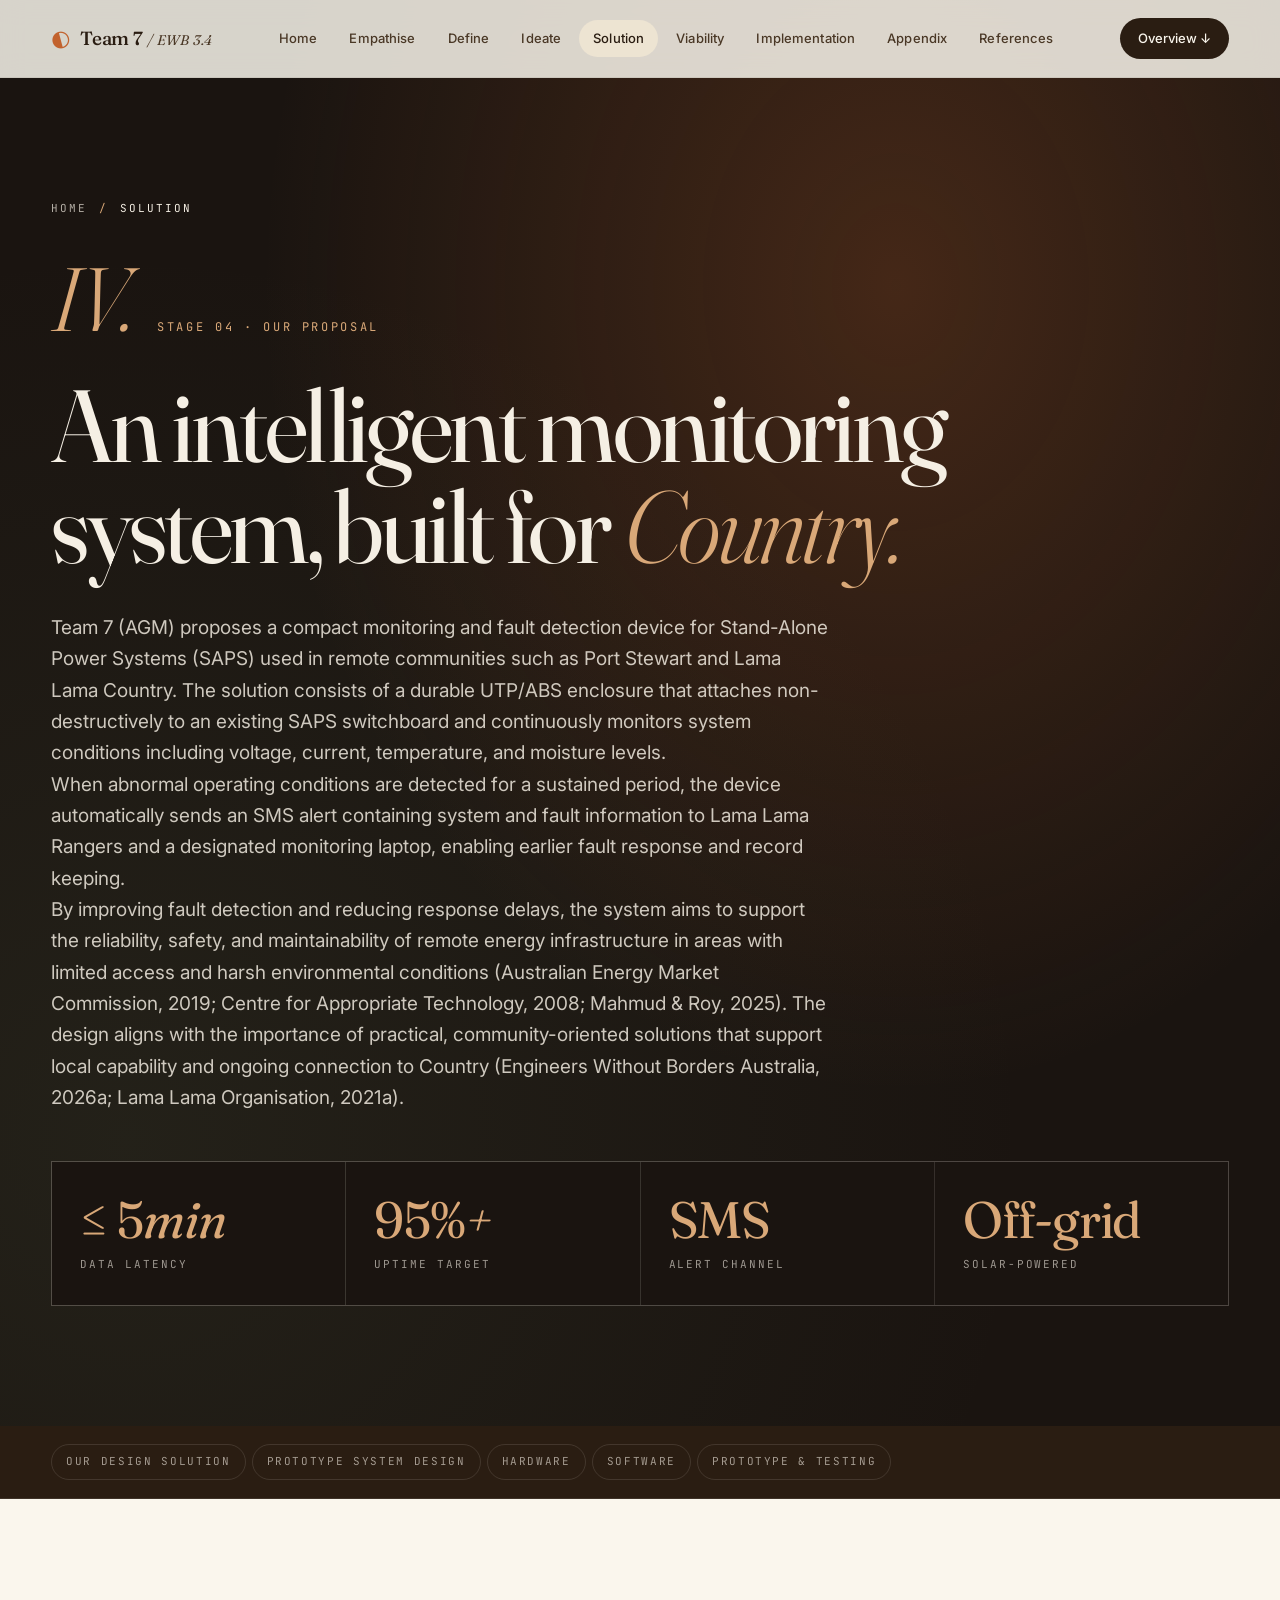
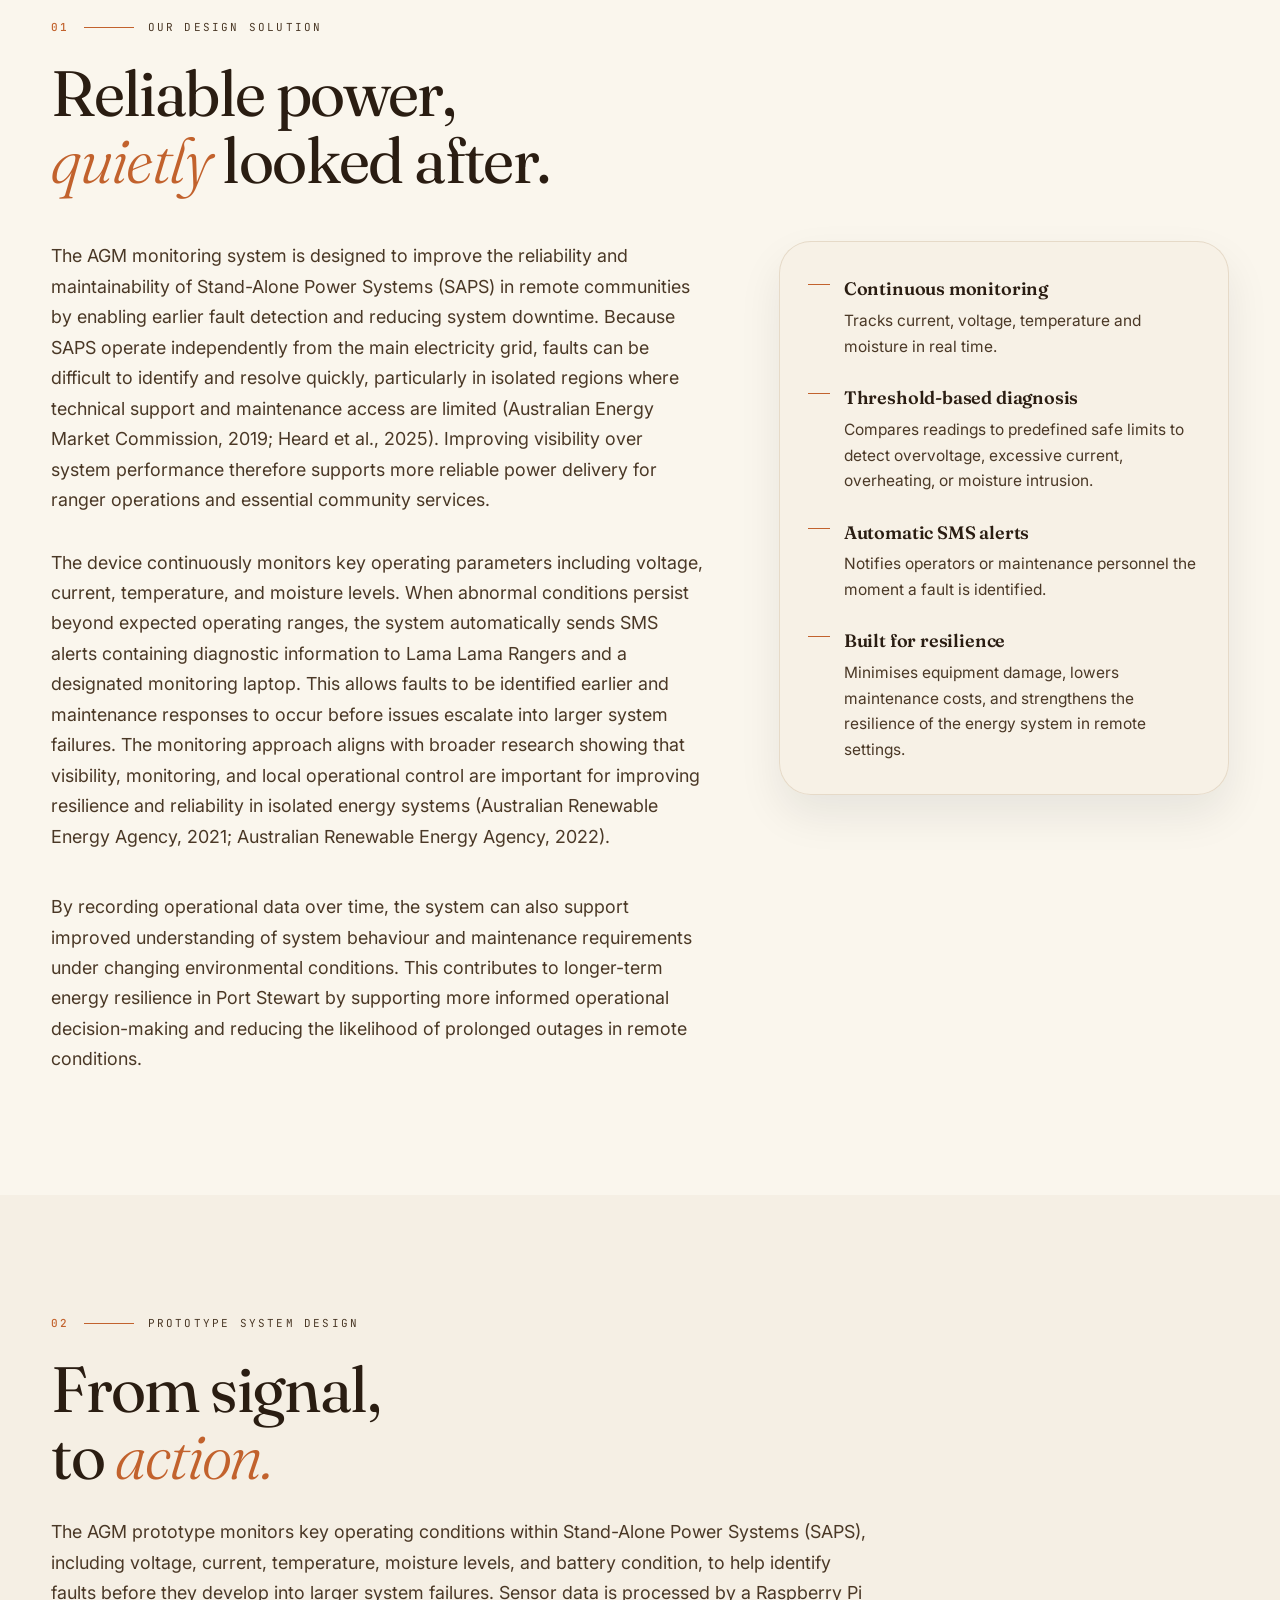
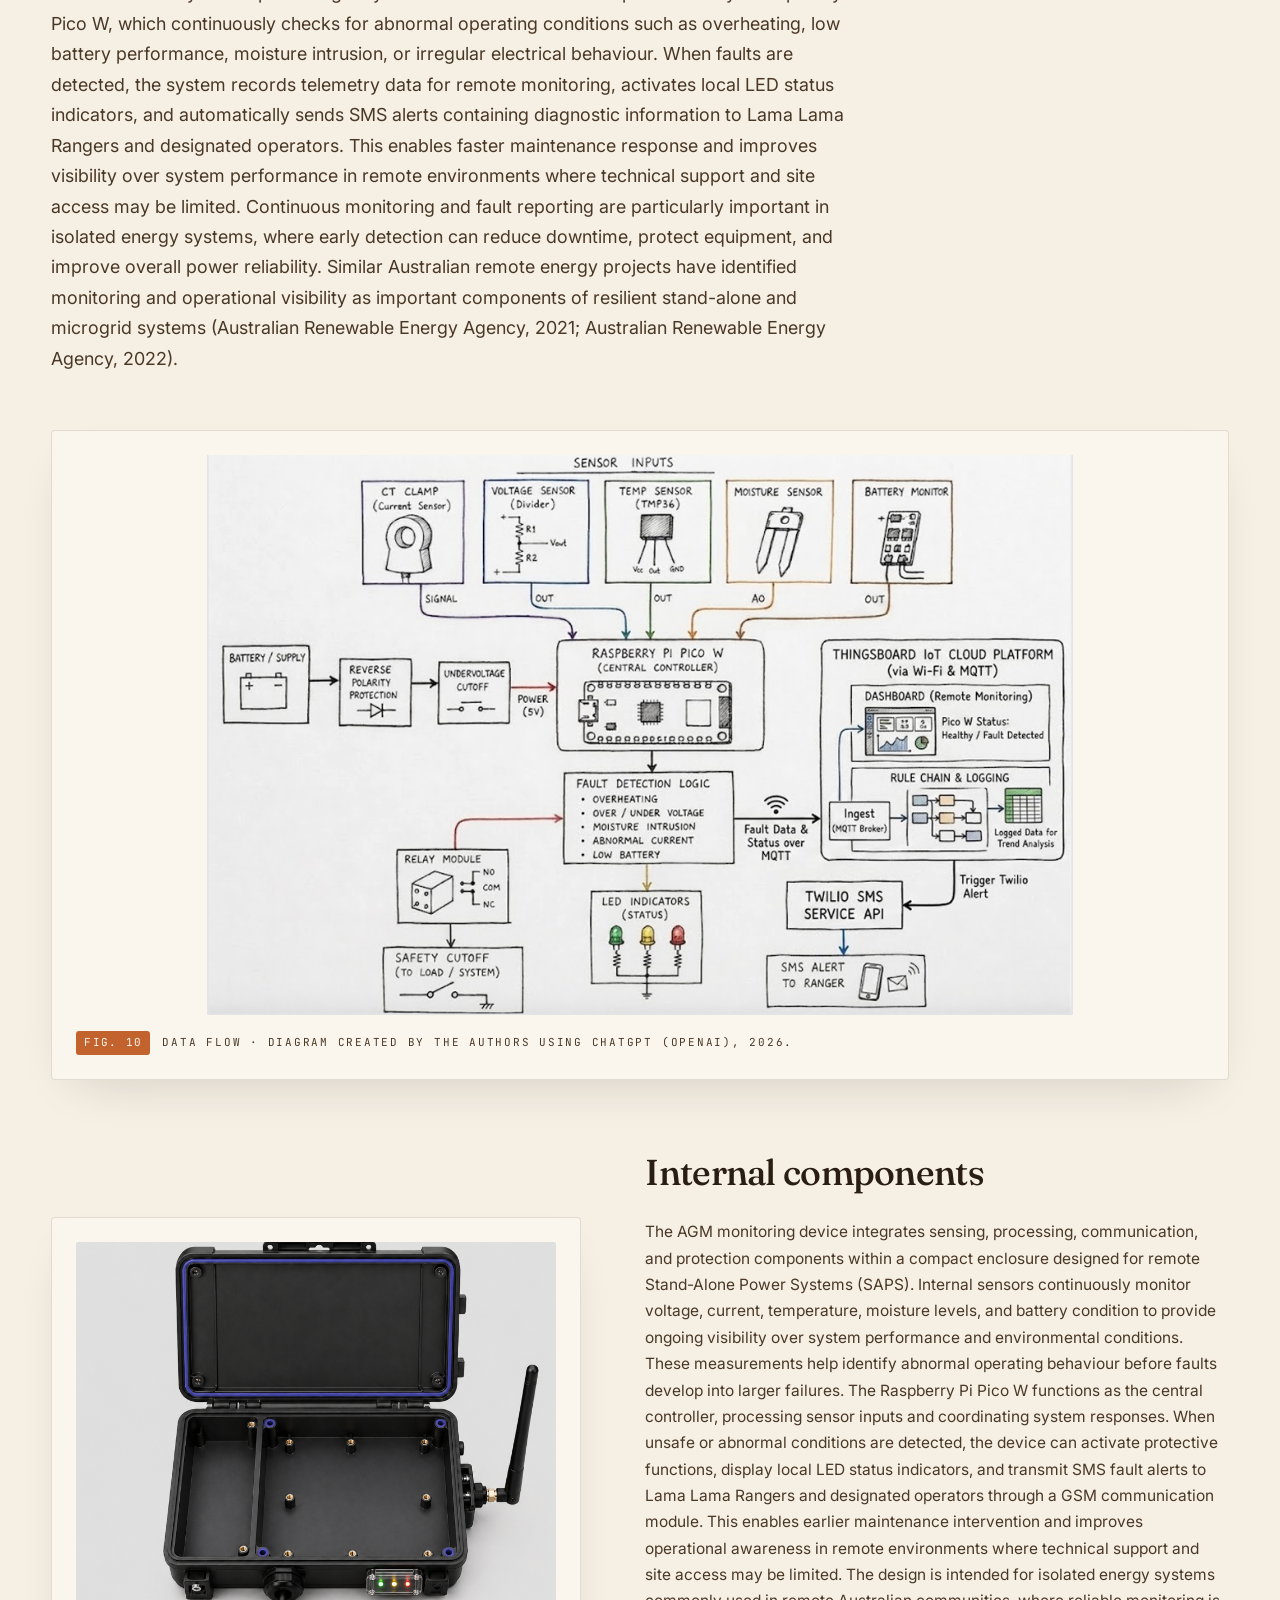
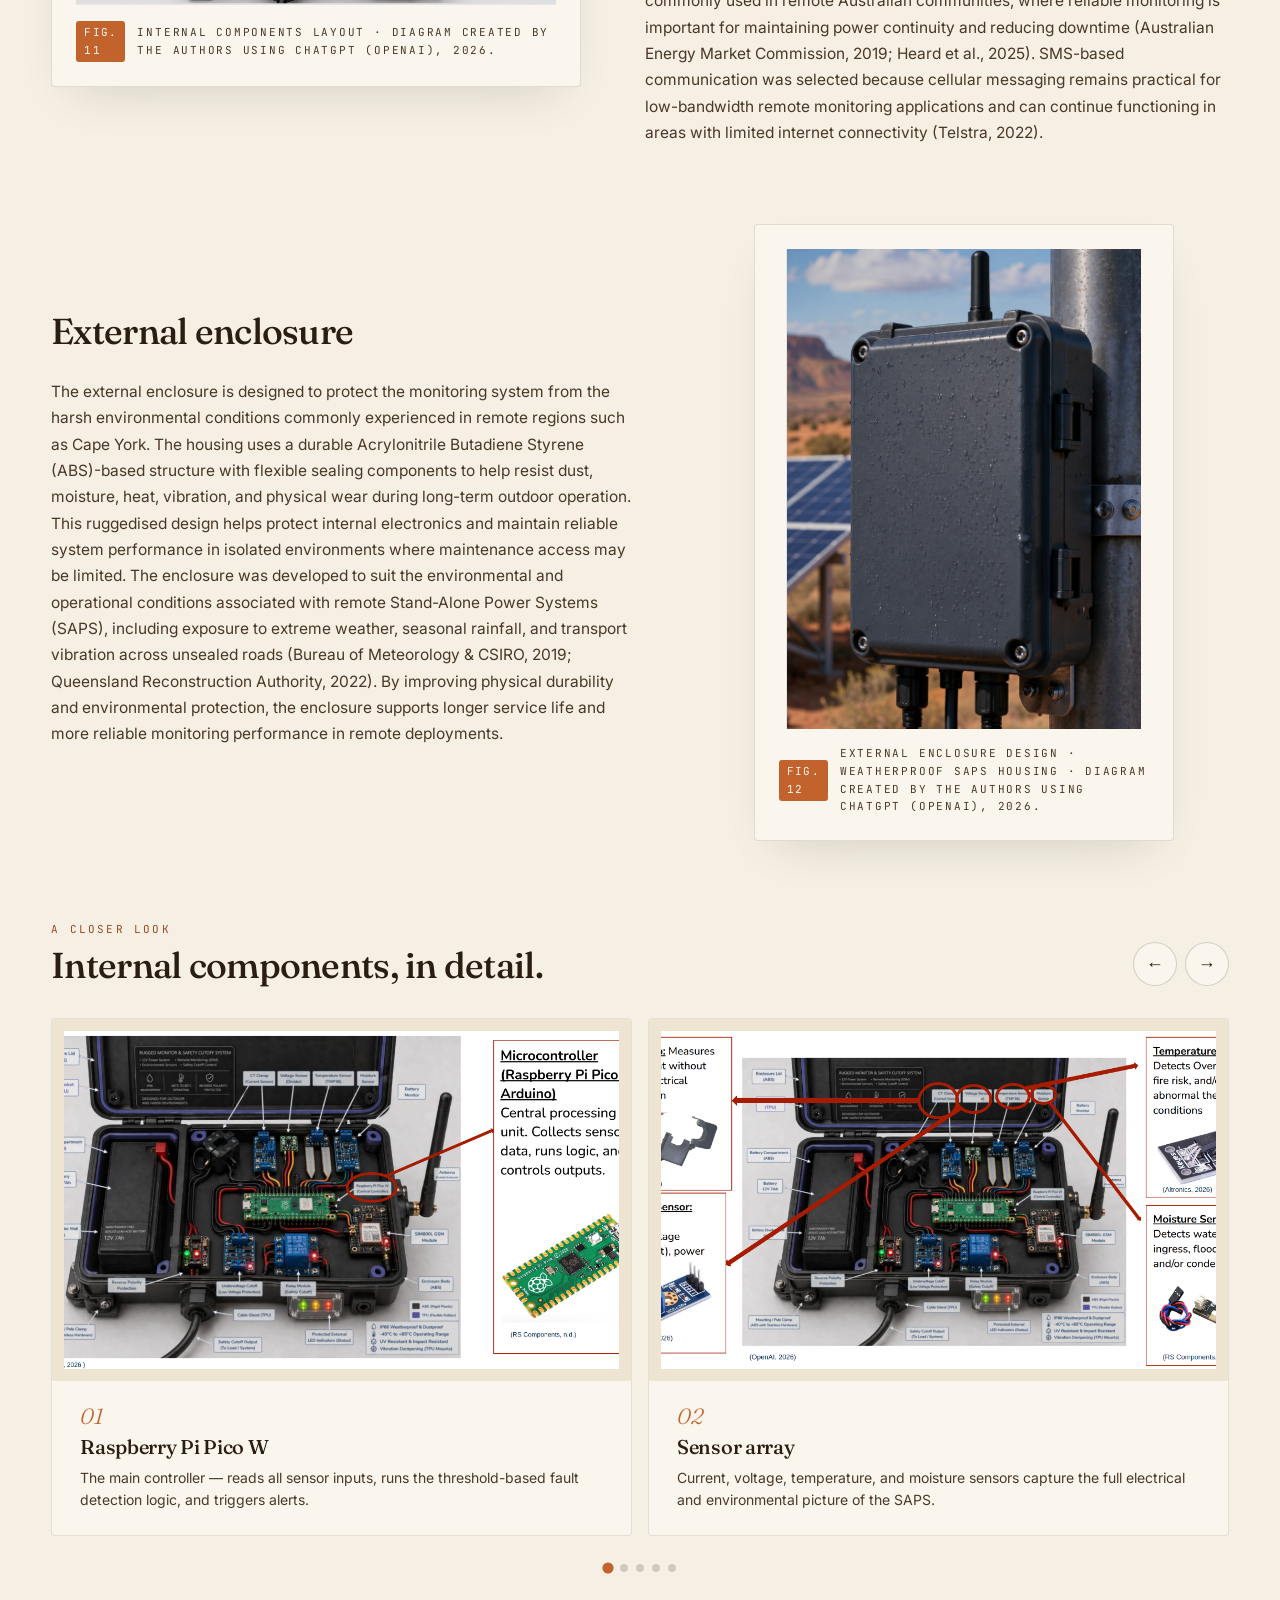
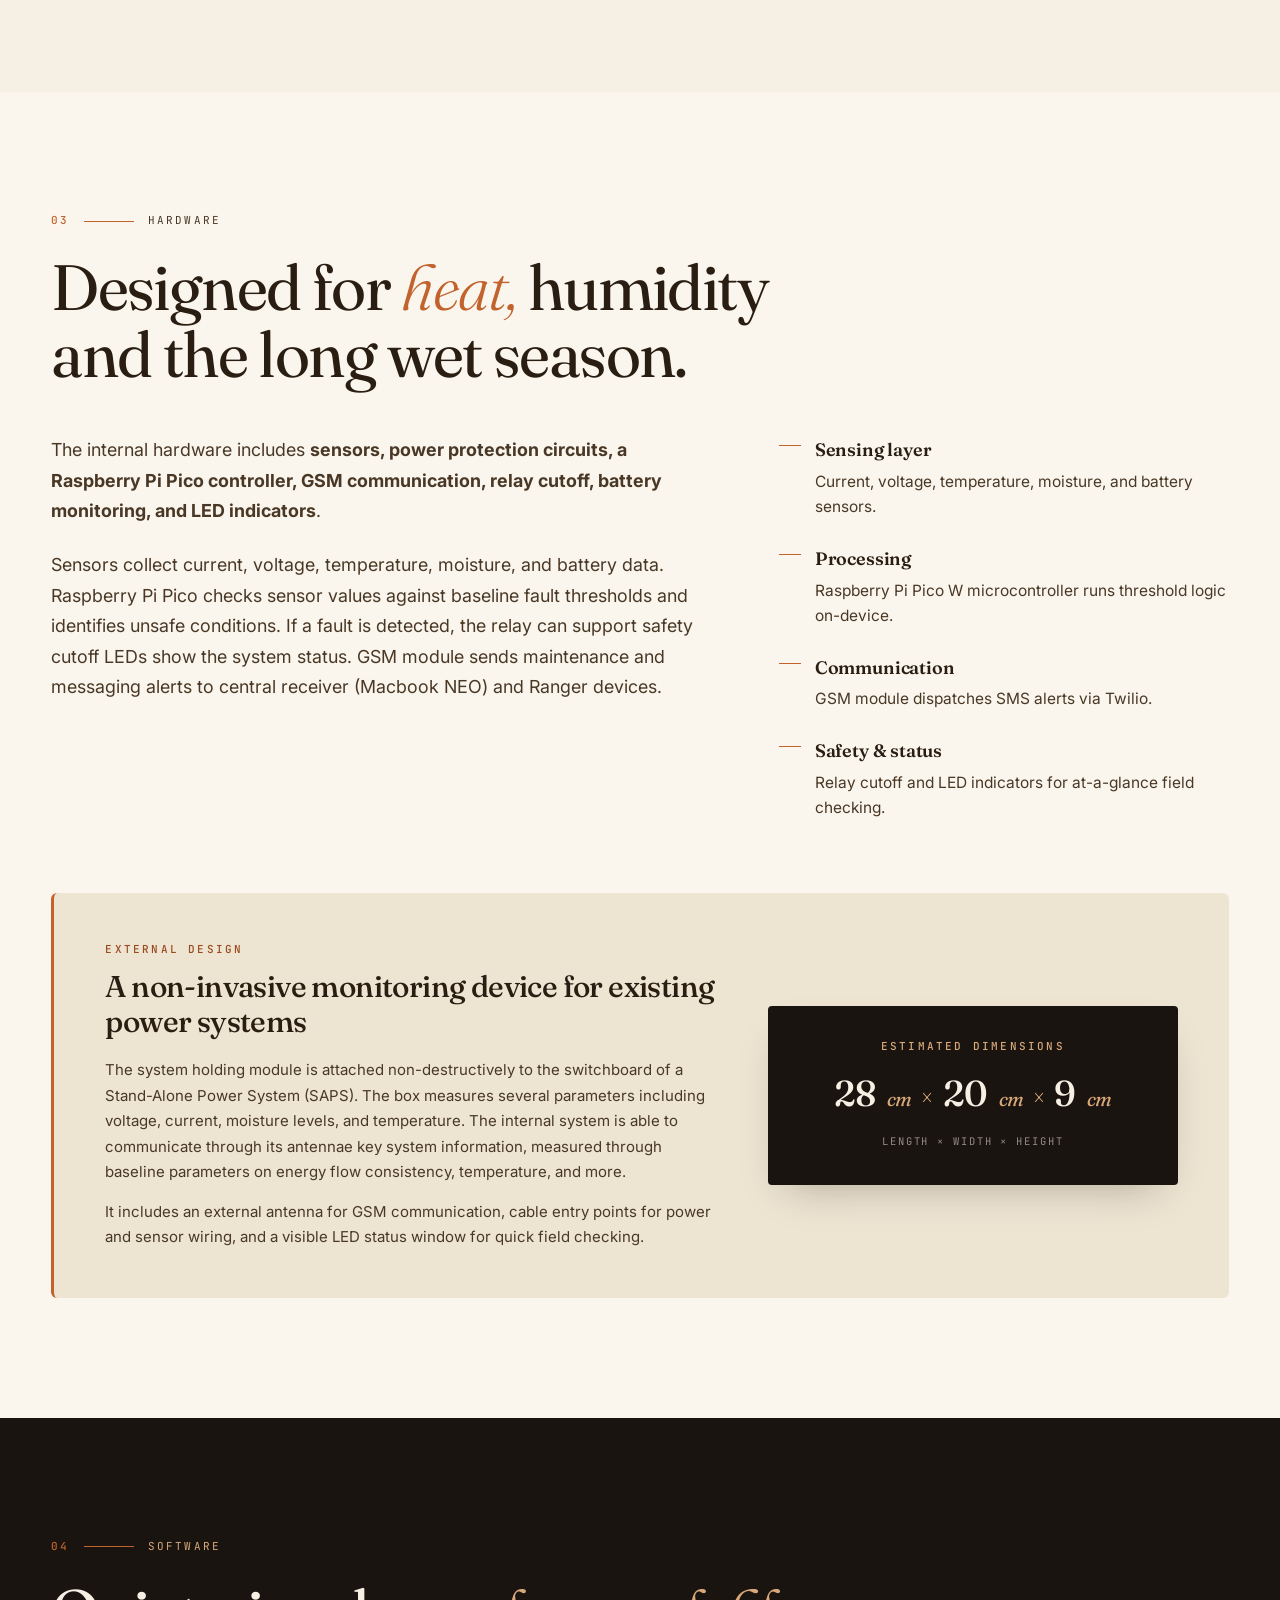
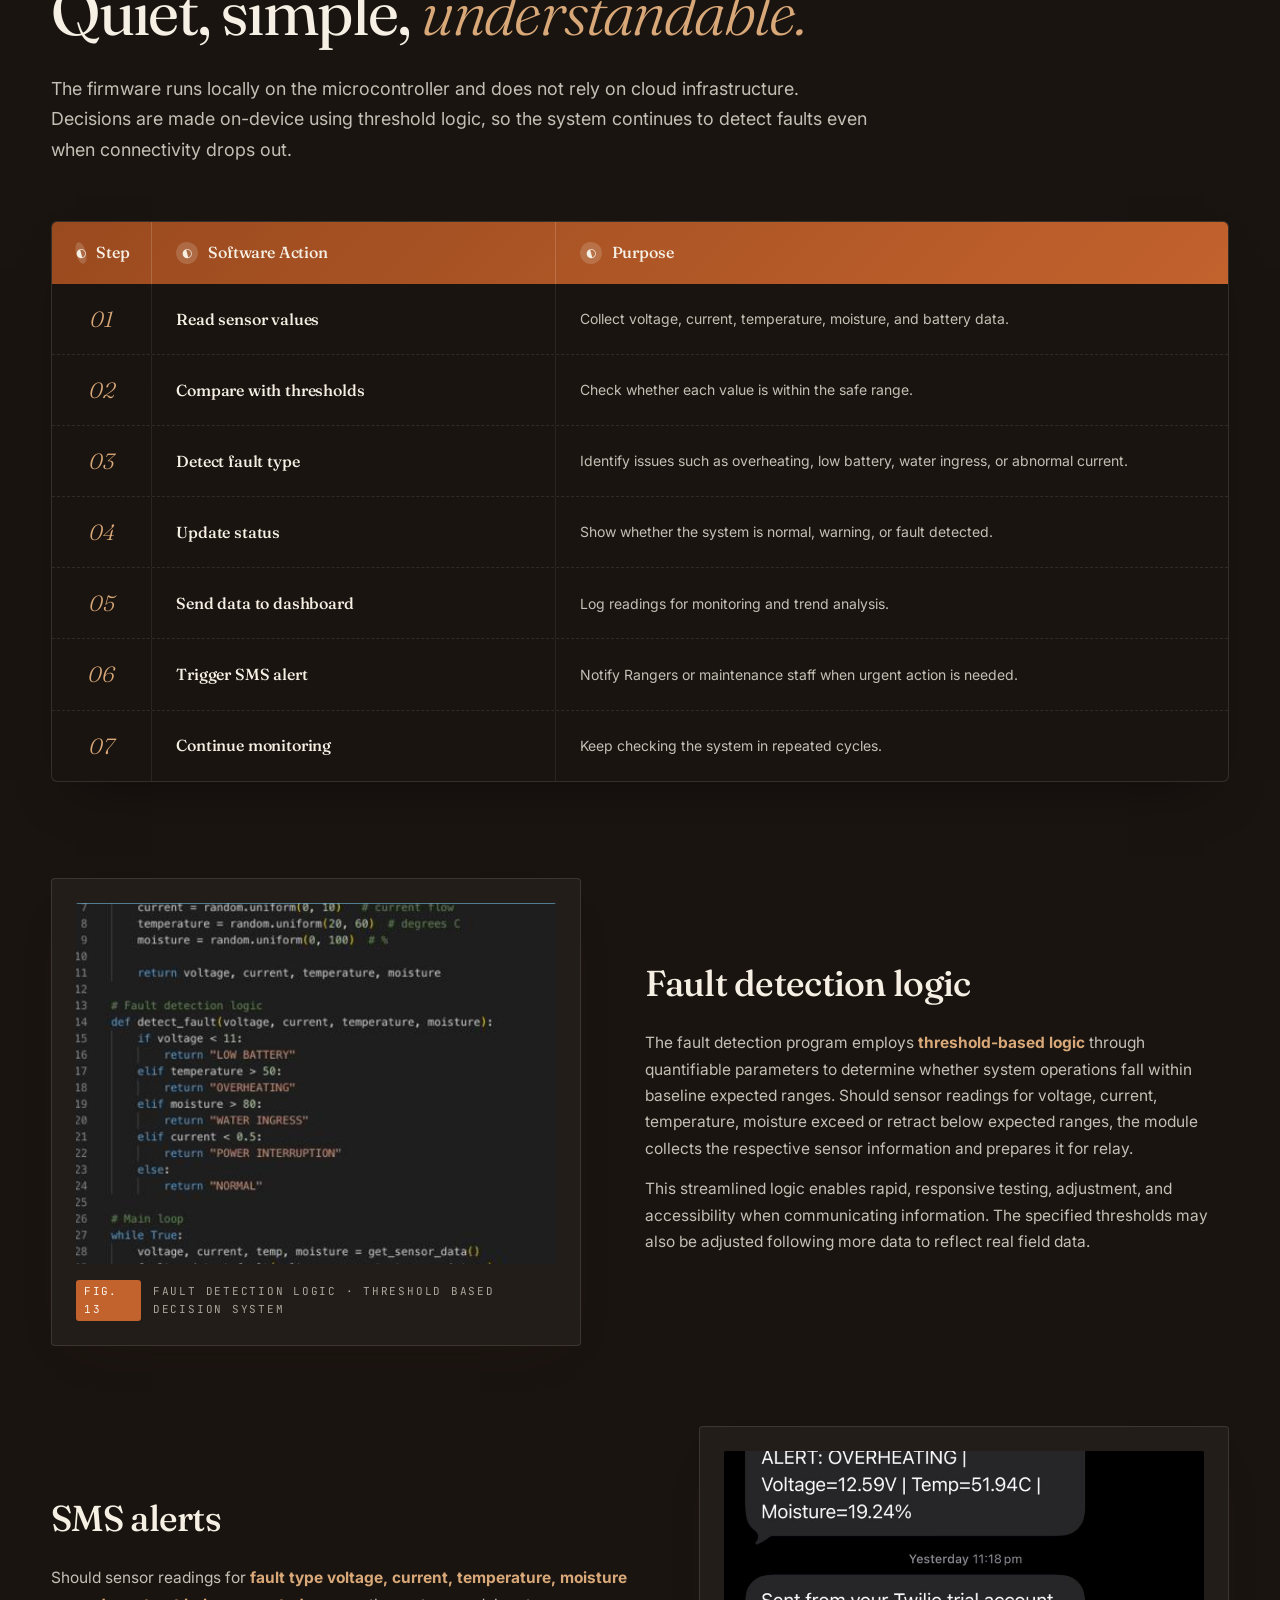
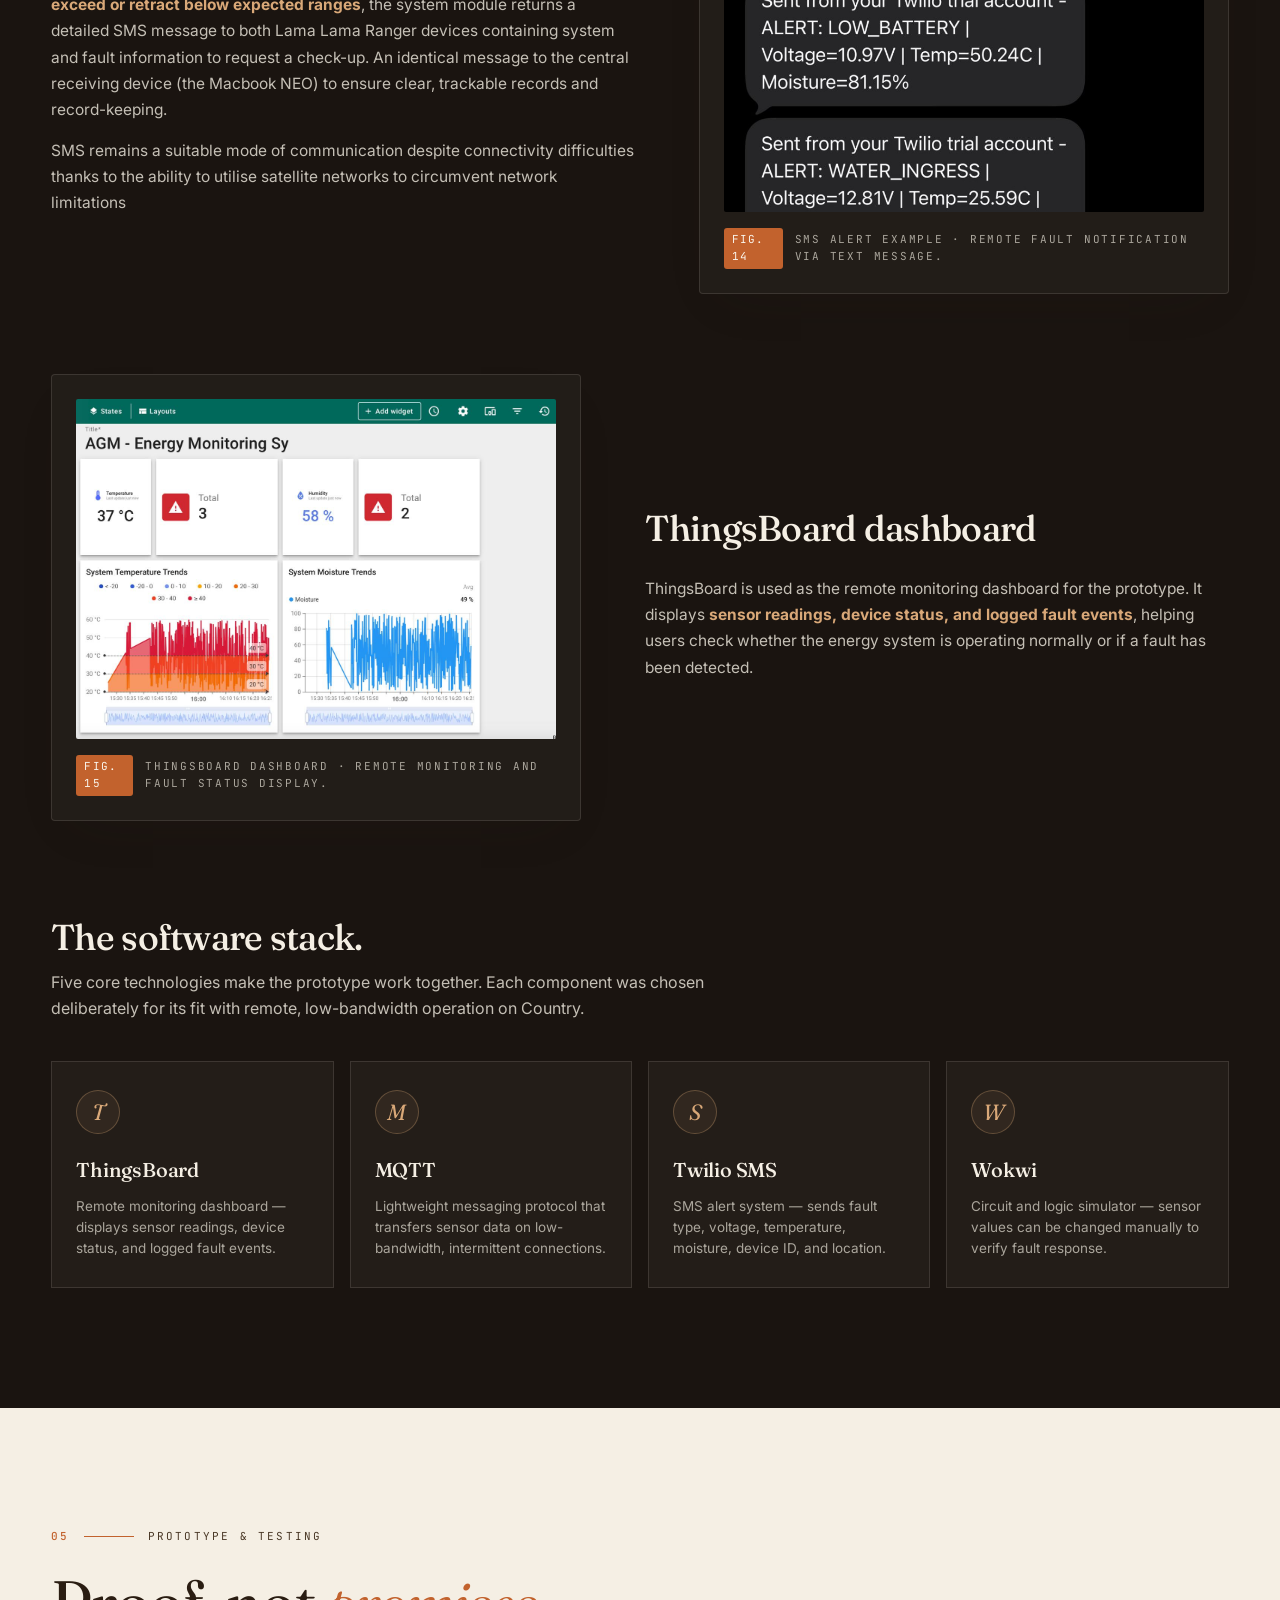
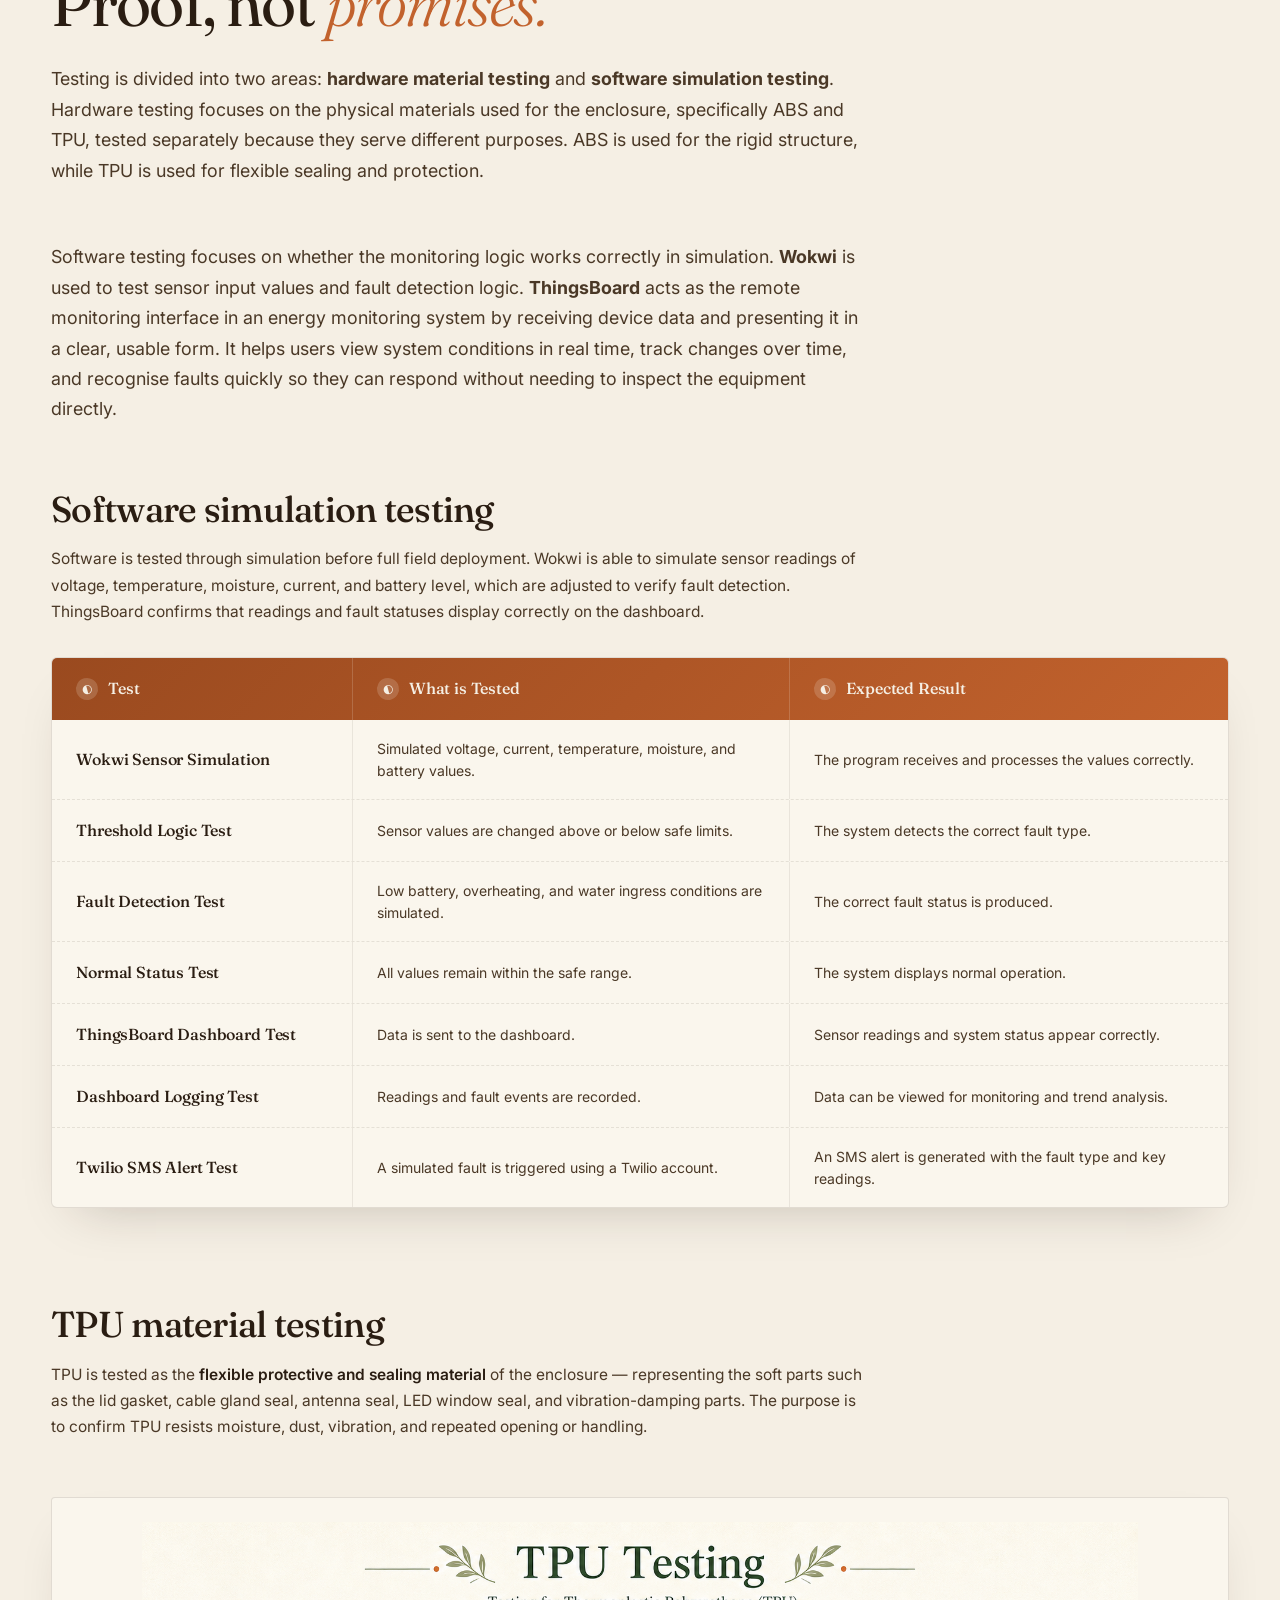
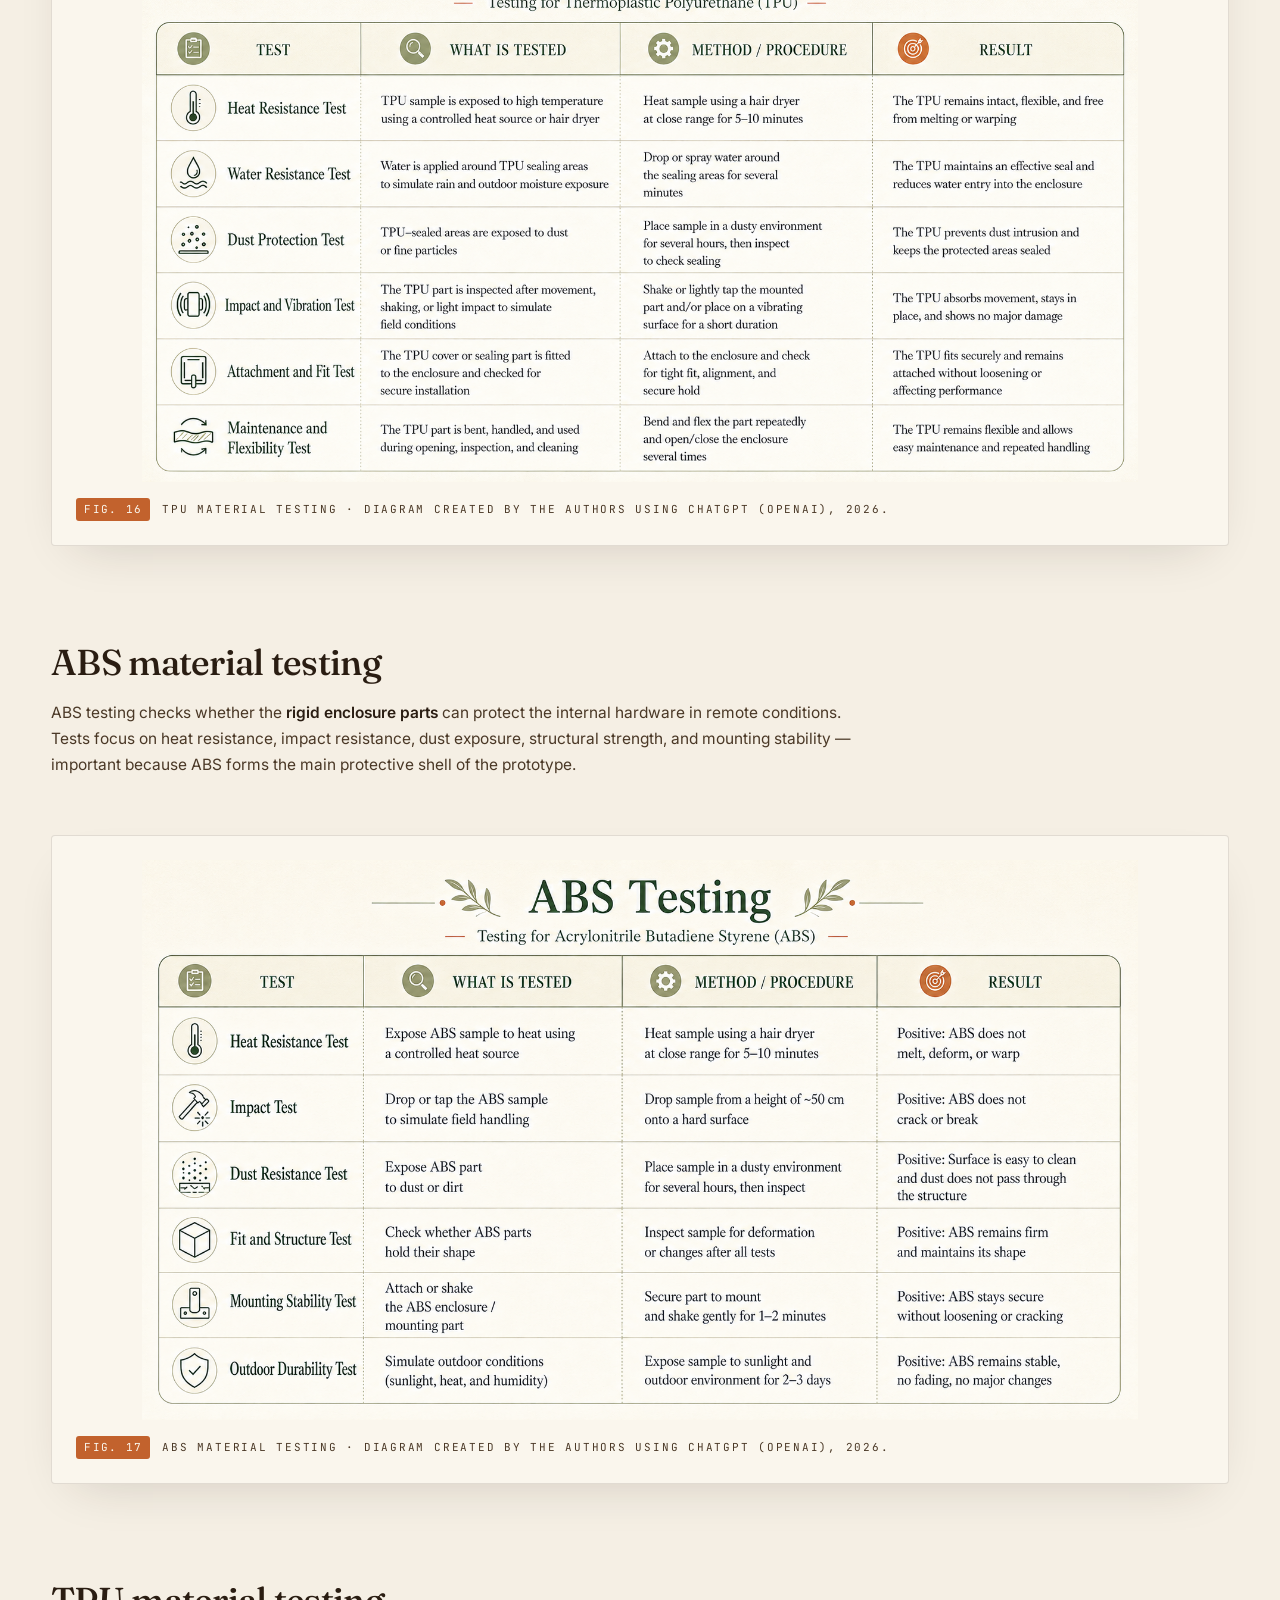
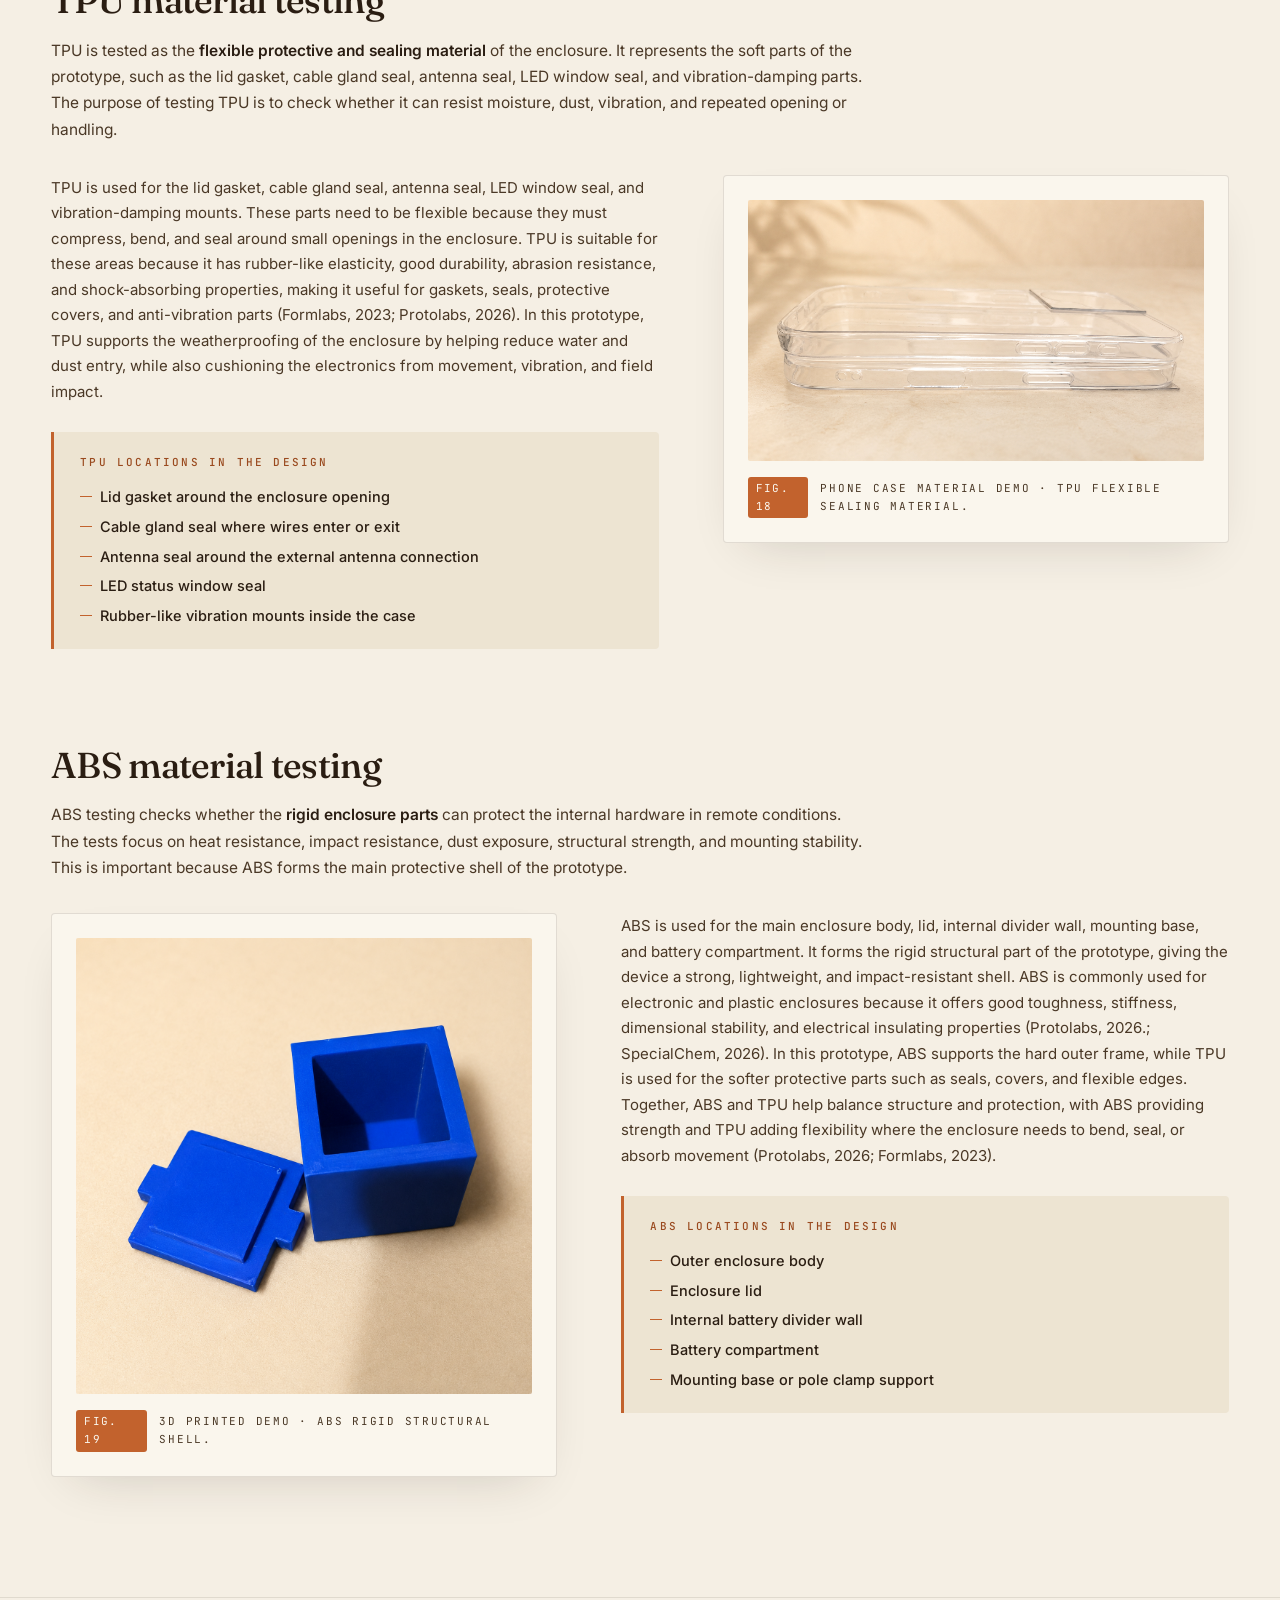
<file: solution.html>
<!DOCTYPE html>
<html lang="en">
<head>
    <meta charset="UTF-8">
    <meta name="viewport" content="width=device-width, initial-scale=1.0">
    <title>Solution · Team 7 — EWB Challenge</title>
    <link rel="icon" type="image/png" href="assets/favicon.png">
    <link rel="preconnect" href="https://fonts.googleapis.com">
    <link rel="preconnect" href="https://fonts.gstatic.com" crossorigin>
    <link href="https://fonts.googleapis.com/css2?family=Fraunces:opsz,wght@9..144,300;9..144,400;9..144,500;9..144,600;9..144,700&family=Inter:wght@300;400;500;600&family=JetBrains+Mono:wght@400;500&display=swap" rel="stylesheet">
    <link rel="stylesheet" href="style.css">
</head>
<body>

    <!-- NAVIGATION -->
    <header class="nav">
        <div class="nav__inner">
            <a href="index.html" class="nav__logo">
                <span class="nav__logo-mark">◐</span>
                <span class="nav__logo-text">Team 7 <em>/ EWB 3.4</em></span>
            </a>
            <nav class="nav__links">
                <a href="index.html" class="nav__link">Home</a>
                <a href="empathise.html" class="nav__link">Empathise</a>
                <a href="define.html" class="nav__link">Define</a>
                <a href="ideate.html" class="nav__link">Ideate</a>
                <a href="solution.html" class="nav__link nav__link--active">Solution</a>
                <a href="viability.html" class="nav__link">Viability</a>
                <a href="implementation.html" class="nav__link">Implementation</a>
                <a href="appendix.html" class="nav__link">Appendix</a>
                <a href="references.html" class="nav__link">References</a>
            </nav>
            <a href="#overview" class="nav__cta">Overview ↓</a>
        </div>
    </header>

    <!-- DARK SOLUTION HERO -->
    <section class="sol-hero">
        <div class="sol-hero__inner">
            <div class="page-hero__crumbs">
                <a href="index.html" style="color: rgba(245, 239, 228, 0.7);">Home</a>
                <span class="sep" style="color: var(--clay);">/</span>
                <span class="current" style="color: var(--bone);">Solution</span>
            </div>

            <div class="page-hero__stage">
                <span class="page-hero__num" style="color: var(--clay);">IV.</span>
                <span class="page-hero__stage-label sol-hero__meta-text">Stage 04 · Our proposal</span>
            </div>

            <h2 class="sol-hero__title">
                An intelligent monitoring<br>
                system, built for <em>Country.</em>
            </h2>

            <p class="sol-hero__intro">
                Team 7 (AGM) proposes a compact monitoring and fault detection device for 
                Stand-Alone Power Systems (SAPS) used in remote communities such as Port Stewart
                 and Lama Lama Country. The solution consists of a durable UTP/ABS enclosure that 
                 attaches non-destructively to an existing SAPS switchboard and continuously monitors 
                 system conditions including voltage, current, temperature, and moisture levels. 
            </p>

            <p class="sol-hero__intro">
                When abnormal operating conditions are detected for a sustained period, 
                the device automatically sends an SMS alert containing system and fault 
                information to Lama Lama Rangers and a designated monitoring laptop, enabling
                 earlier fault response and record keeping. 
            </p>
                
            <p class="sol-hero__intro">
                By improving fault detection and reducing response delays,
                 the system aims to support the reliability, safety, and 
                 maintainability of remote energy infrastructure in areas with
                  limited access and harsh environmental conditions (Australian Energy 
                  Market Commission, 2019; Centre for Appropriate Technology, 2008; 
                  Mahmud & Roy, 2025). The design aligns with the importance of practical,
                   community-oriented solutions that support local capability and ongoing 
                   connection to Country (Engineers Without Borders Australia, 2026a; 
                   Lama Lama Organisation, 2021a).
            </p>


            <div class="sol-stats">
                <div class="sol-stat">
                    <span class="sol-stat__num">≤ 5<em>min</em></span>
                    <span class="sol-stat__label">Data latency</span>
                </div>
                <div class="sol-stat">
                    <span class="sol-stat__num">95%<em>+</em></span>
                    <span class="sol-stat__label">Uptime target</span>
                </div>
                <div class="sol-stat">
                    <span class="sol-stat__num">SMS</span>
                    <span class="sol-stat__label">Alert channel</span>
                </div>
                <div class="sol-stat">
                    <span class="sol-stat__num">Off-grid</span>
                    <span class="sol-stat__label">Solar-powered</span>
                </div>
            </div>
        </div>
    </section>

    <!-- ANCHOR SUB-NAV -->
    <nav class="subnav">
        <div class="subnav__inner">
            <a href="#overview" class="subnav__link">Our Design Solution</a>
            <a href="#prototype" class="subnav__link">Prototype System Design</a>
            <a href="#hardware" class="subnav__link">Hardware</a>
            <a href="#software" class="subnav__link">Software</a>
            <a href="#testing" class="subnav__link">Prototype &amp; Testing</a>
        </div>
    </nav>

    <!-- OUR DESIGN SOLUTION -->
    <section class="block block--paper" id="overview">
        <div class="block__inner">
            <div class="block__eyebrow">
                <span class="num">01</span>
                <span class="line"></span>
                <span class="label">Our Design Solution</span>
            </div>

            <h2 class="block__title">
                Reliable power,<br>
                <em>quietly</em> looked after.
            </h2>

            <div class="sol-feature">
                <div class="sol-feature__text">
                    <p class="block__lead">
                        The AGM monitoring system is designed to improve the reliability and maintainability of Stand-Alone Power Systems (SAPS)
                         in remote communities by enabling earlier fault detection and reducing system downtime. 
                         Because SAPS operate independently from the main electricity grid, faults can be difficult 
                         to identify and resolve quickly, particularly in isolated regions where technical support and
                          maintenance access are limited (Australian Energy Market Commission, 2019; Heard et al., 2025). 
                          Improving visibility over system performance therefore supports more reliable power delivery for 
                          ranger operations and essential community services.
                    </p>

                    <p class="block__lead">
                        The device continuously monitors key operating parameters including voltage, current,
                         temperature, and moisture levels. When abnormal conditions persist beyond expected operating 
                         ranges, the system automatically sends SMS alerts containing diagnostic information to Lama Lama 
                         Rangers and a designated monitoring laptop. This allows faults to be identified earlier and
                          maintenance responses to occur before issues escalate into larger system failures.
                          The monitoring approach aligns with broader research showing that visibility, monitoring, 
                          and local operational control are important for improving resilience and reliability in 
                          isolated energy systems (Australian Renewable Energy Agency, 2021; Australian Renewable
                           Energy Agency, 2022).
                    </p>

                    <p class="block__lead sol-feature__excerpt">
                        By recording operational data over time, the system can also support improved 
                        understanding of system behaviour and maintenance requirements under changing 
                        environmental conditions. This contributes to longer-term energy resilience in
                        Port Stewart by supporting more informed operational decision-making and reducing 
                        the likelihood of prolonged outages in remote conditions.
                    </p>
                </div>

                <div class="sol-feature__card">
                    <ul class="sol-feature__list">
                        <li>
                            <strong>Continuous monitoring</strong>
                            Tracks current, voltage, temperature and moisture in real time.
                        </li>
                        <li>
                            <strong>Threshold-based diagnosis</strong>
                            Compares readings to predefined safe limits to detect overvoltage,
                            excessive current, overheating, or moisture intrusion.
                        </li>
                        <li>
                            <strong>Automatic SMS alerts</strong>
                            Notifies operators or maintenance personnel the moment a fault is identified.
                        </li>
                        <li>
                            <strong>Built for resilience</strong>
                            Minimises equipment damage, lowers maintenance costs, and strengthens
                            the resilience of the energy system in remote settings.
                        </li>
                    </ul>
                </div>
            </div>
        </div>
    </section>

    <!-- PROTOTYPE SYSTEM DESIGN -->
    <section class="block block--bone" id="prototype">
        <div class="block__inner">
            <div class="block__eyebrow">
                <span class="num">02</span>
                <span class="line"></span>
                <span class="label">Prototype System Design</span>
            </div>

            <h2 class="block__title">
                From signal,<br>to <em>action.</em>
            </h2>

            <p class="block__lead">
                The AGM prototype monitors key operating conditions within Stand-Alone Power Systems
                 (SAPS), including voltage, current, temperature, moisture levels, and battery condition, 
                 to help identify faults before they develop into larger system failures. Sensor data is 
                 processed by a Raspberry Pi Pico W, which continuously checks for abnormal operating 
                 conditions such as overheating, low battery performance, moisture intrusion, or irregular 
                 electrical behaviour.

                When faults are detected, the system records telemetry data for remote monitoring,
                 activates local LED status indicators, and automatically sends SMS alerts containing
                  diagnostic information to Lama Lama Rangers and designated operators. This enables 
                  faster maintenance response and improves visibility over system performance in remote
                   environments where technical support and site access may be limited.

                Continuous monitoring and fault reporting are particularly important in isolated
                 energy systems, where early detection can reduce downtime, protect equipment, 
                 and improve overall power reliability. Similar Australian remote energy projects
                  have identified monitoring and operational visibility as important components of
                  resilient stand-alone and microgrid systems (Australian Renewable Energy Agency,
                   2021; Australian Renewable Energy Agency, 2022).

            </p>

            <figure class="figure figure--spaced">
                <img src="assets/system-architecture.png" alt="Data flowchart for the prototype monitoring system">
                <figcaption class="figure__caption">
                    <span class="tag">Fig. 10</span>
                    <span>Data flow · Diagram created by the authors using ChatGPT (OpenAI), 2026.</span>
                </figcaption>
            </figure>

            <div class="media-pair" style="margin-top: 64px;">
                    <div class="media-pair__media media-pair__media--figure">
                        <figure class="figure figure--spaced">
                            <img src="assets/external-hardware.png" alt="Internal components of the prototype">

                            <figcaption class="figure__caption">
                                <span class="tag">Fig. 11</span>
                                <span>Internal components layout · Diagram created by the authors using ChatGPT (OpenAI), 2026.</span>
                            </figcaption>
                        </figure>
                    </div>
                <div class="media-pair__body">
                    <h3>Internal components</h3>
                    <p>
                        The AGM monitoring device integrates sensing, processing, communication, and 
                        protection components within a compact enclosure designed for remote Stand-Alone
                         Power Systems (SAPS). Internal sensors continuously monitor voltage, current, 
                         temperature, moisture levels, and battery condition to provide ongoing visibility
                          over system performance and environmental conditions. These measurements help
                           identify abnormal operating behaviour before faults develop into larger failures.

                        The Raspberry Pi Pico W functions as the central controller, 
                        processing sensor inputs and coordinating system responses. When unsafe 
                        or abnormal conditions are detected, the device can activate protective functions,
                         display local LED status indicators, and transmit SMS fault alerts to Lama Lama Rangers 
                         and designated operators through a GSM communication module. This enables earlier
                          maintenance intervention and improves operational awareness in remote environments
                           where technical support and site access may be limited.

                        The design is intended for isolated energy systems commonly used in remote Australian 
                        communities, where reliable monitoring is important for maintaining power continuity
                         and reducing downtime (Australian Energy Market Commission, 2019; Heard et al., 2025). 
                         SMS-based communication was selected because cellular messaging remains practical
                          for low-bandwidth remote monitoring applications and can continue functioning in 
                          areas with limited internet connectivity (Telstra, 2022).


                    </p>
                </div>
            </div>

            <div class="media-pair media-pair--reverse" style="margin-top: 64px;">
                <div class="media-pair__media media-pair__media--figure media-pair__media--compact">
                    <figure class="figure figure--spaced">
                        <img src="assets/box.png" alt="External enclosure of the prototype">

                        <figcaption class="figure__caption">
                            <span class="tag">Fig. 12</span>
                            <span>External enclosure design · Weatherproof SAPS housing · Diagram created by the authors using ChatGPT (OpenAI), 2026.</span>
                        </figcaption>
                    </figure>
                </div>
                <div class="media-pair__body">
                    <h3>External enclosure</h3>
                    <p>
                        The external enclosure is designed to protect the monitoring system from the 
                        harsh environmental conditions commonly experienced in remote regions such as 
                        Cape York. The housing uses a durable Acrylonitrile Butadiene Styrene (ABS)-based 
                        structure with flexible sealing components to help resist dust, moisture, heat, 
                        vibration, and physical wear during long-term outdoor operation. This ruggedised 
                        design helps protect internal electronics and maintain reliable system performance 
                        in isolated environments where maintenance access may be limited.

                        The enclosure was developed to suit the environmental and operational 
                        conditions associated with remote Stand-Alone Power Systems (SAPS), including 
                        exposure to extreme weather, seasonal rainfall, and transport vibration across 
                        unsealed roads (Bureau of Meteorology & CSIRO, 2019; Queensland Reconstruction
                         Authority, 2022). 

                        By improving physical durability and environmental protection,
                         the enclosure supports longer service life and more reliable monitoring
                          performance in remote deployments.
                    </p>
                </div>
            </div>

            <!-- Internal Component Carousel -->
            <div class="carousel" style="margin-top: 80px;">
                <header class="carousel__head">
                    <div>
                        <span class="carousel__eyebrow">A closer look</span>
                        <h3 class="carousel__title">Internal components, in detail.</h3>
                    </div>
                    <div class="carousel__controls">
                        <button class="carousel__btn" data-dir="prev" aria-label="Previous">←</button>
                        <button class="carousel__btn" data-dir="next" aria-label="Next">→</button>
                    </div>
                </header>

                <div class="carousel__track" id="carouselTrack">
                    <article class="carousel__slide">
                        <div class="carousel__media">
                            <img src="assets/internal-microcontroller.png" alt="Raspberry Pi Pico W controller" loading="lazy">
                        </div>
                        <div class="carousel__caption">
                            <span class="carousel__num">01</span>
                            <h4>Raspberry Pi Pico W</h4>
                            <p>The main controller — reads all sensor inputs, runs the threshold-based fault detection logic, and triggers alerts.</p>
                        </div>
                    </article>

                    <article class="carousel__slide">
                        <div class="carousel__media">
                            <img src="assets/internal-sensors.png" alt="Sensor array" loading="lazy">
                        </div>
                        <div class="carousel__caption">
                            <span class="carousel__num">02</span>
                            <h4>Sensor array</h4>
                            <p>Current, voltage, temperature, and moisture sensors capture the full electrical and environmental picture of the SAPS.</p>
                        </div>
                    </article>

                    <article class="carousel__slide">
                        <div class="carousel__media">
                            <img src="assets/internal-connectivity.png" alt="GSM communication module" loading="lazy">
                        </div>
                        <div class="carousel__caption">
                            <span class="carousel__num">03</span>
                            <h4>GSM module</h4>
                            <p>Sends SMS alerts over cellular networks via Twilio — no internet required, works on low bandwidth.</p>
                        </div>
                    </article>

                    <article class="carousel__slide">
                        <div class="carousel__media">
                            <img src="assets/internal-system.png" alt="Relay and power protection" loading="lazy">
                        </div>
                        <div class="carousel__caption">
                            <span class="carousel__num">04</span>
                            <h4>Relay &amp; power protection</h4>
                            <p>Supports safety cutoff when unsafe conditions are detected, and protects downstream electronics from surges.</p>
                        </div>
                    </article>

                    <article class="carousel__slide">
                        <div class="carousel__media">
                            <img src="assets/internal-components.png" alt="Battery and LED status indicators" loading="lazy">
                        </div>
                        <div class="carousel__caption">
                            <span class="carousel__num">05</span>
                            <h4>Battery &amp; LEDs</h4>
                            <p>Kept separated from electronics for safety. LED status indicators provide at-a-glance system health for Rangers in the field.</p>
                        </div>
                    </article>
                </div>

                <div class="carousel__dots" id="carouselDots"></div>
            </div>
        </div>
    </section>

    <!-- HARDWARE -->
    <section class="block block--paper" id="hardware">
        <div class="block__inner">
            <div class="block__eyebrow">
                <span class="num">03</span>
                <span class="line"></span>
                <span class="label">Hardware</span>
            </div>

            <h2 class="block__title">
                Designed for <em>heat,</em> humidity<br>
                and the long wet season.
            </h2>

            <div class="sol-feature">
                <div>
                    <p class="block__lead" style="margin-bottom: 24px;">
                        The internal hardware includes <strong>sensors, power protection
                        circuits, a Raspberry Pi Pico controller, GSM communication,
                        relay cutoff, battery monitoring, and LED indicators</strong>.
                    </p>
                    <p class="block__lead" style="margin-bottom: 0;">
                        Sensors collect current, voltage, temperature, moisture, and battery data. 
                        Raspberry Pi Pico checks sensor values against baseline fault thresholds and identifies unsafe conditions.
                        If a fault is detected, the relay can support safety cutoff
                        LEDs show the system status.
                        GSM module sends maintenance and messaging alerts to central receiver (Macbook NEO) and Ranger devices.

                    </p>
                </div>

                <ul class="sol-feature__list">
                    <li>
                        <strong>Sensing layer</strong>
                        Current, voltage, temperature, moisture, and battery sensors.
                    </li>
                    <li>
                        <strong>Processing</strong>
                        Raspberry Pi Pico W microcontroller runs threshold logic on-device.
                    </li>
                    <li>
                        <strong>Communication</strong>
                        GSM module dispatches SMS alerts via Twilio.
                    </li>
                    <li>
                        <strong>Safety &amp; status</strong>
                        Relay cutoff and LED indicators for at-a-glance field checking.
                    </li>
                </ul>
            </div>

            <!-- External hardware feature -->
            <div class="hw-callout" style="margin-top: 72px;">
                <div class="hw-callout__body">
                    <span class="hw-callout__label">External design</span>
                    <h3 class="hw-callout__title">A non-invasive monitoring device for existing power systems</h3>
                    <p>
                        The system holding module is attached non-destructively to the switchboard 
                        of a Stand-Alone Power System (SAPS). The box measures several parameters
                         including voltage, current, moisture levels, and temperature. The internal 
                         system is able to communicate through its antennae key system information, 
                         measured through baseline parameters on energy flow consistency, temperature,
                         and more.
            
                    </p>
                    <p>
                        It includes an external antenna for GSM communication, cable entry
                        points for power and sensor wiring, and a visible LED status window
                        for quick field checking.
                    </p>
                </div>
                <aside class="hw-callout__spec">
                    <span class="hw-callout__spec-label">Estimated dimensions</span>
                    <p class="hw-callout__spec-value">
                        <span>28 <em>cm</em></span><span class="sep">×</span>
                        <span>20 <em>cm</em></span><span class="sep">×</span>
                        <span>9 <em>cm</em></span>
                    </p>
                    <span class="hw-callout__spec-axis">Length × Width × Height</span>
                </aside>
            </div>
        </div>
    </section>

    <!-- SOFTWARE -->
    <section class="block block--ink" id="software">
        <div class="block__inner">
            <div class="block__eyebrow">
                <span class="num">04</span>
                <span class="line"></span>
                <span class="label">Software</span>
            </div>

            <h2 class="block__title">
                Quiet, simple, <em>understandable.</em>
            </h2>

            <p class="block__lead">
                The firmware runs locally on the microcontroller and does not rely on cloud
                infrastructure. Decisions are made on-device using threshold logic, so the
                system continues to detect faults even when connectivity drops out.
            </p>

            <!-- Software Action Steps Table -->
            <div class="data-table" style="margin-top: 56px;">
                <header class="data-table__head">
                    <div class="data-table__h"><span class="data-table__h-icon">◐</span> Step</div>
                    <div class="data-table__h"><span class="data-table__h-icon">◐</span> Software Action</div>
                    <div class="data-table__h"><span class="data-table__h-icon">◐</span> Purpose</div>
                </header>
                <div class="data-table__rows">
                    <div class="data-table__row">
                        <div class="data-table__cell data-table__cell--num">01</div>
                        <div class="data-table__cell data-table__cell--title">Read sensor values</div>
                        <div class="data-table__cell">Collect voltage, current, temperature, moisture, and battery data.</div>
                    </div>
                    <div class="data-table__row">
                        <div class="data-table__cell data-table__cell--num">02</div>
                        <div class="data-table__cell data-table__cell--title">Compare with thresholds</div>
                        <div class="data-table__cell">Check whether each value is within the safe range.</div>
                    </div>
                    <div class="data-table__row">
                        <div class="data-table__cell data-table__cell--num">03</div>
                        <div class="data-table__cell data-table__cell--title">Detect fault type</div>
                        <div class="data-table__cell">Identify issues such as overheating, low battery, water ingress, or abnormal current.</div>
                    </div>
                    <div class="data-table__row">
                        <div class="data-table__cell data-table__cell--num">04</div>
                        <div class="data-table__cell data-table__cell--title">Update status</div>
                        <div class="data-table__cell">Show whether the system is normal, warning, or fault detected.</div>
                    </div>
                    <div class="data-table__row">
                        <div class="data-table__cell data-table__cell--num">05</div>
                        <div class="data-table__cell data-table__cell--title">Send data to dashboard</div>
                        <div class="data-table__cell">Log readings for monitoring and trend analysis.</div>
                    </div>
                    <div class="data-table__row">
                        <div class="data-table__cell data-table__cell--num">06</div>
                        <div class="data-table__cell data-table__cell--title">Trigger SMS alert</div>
                        <div class="data-table__cell">Notify Rangers or maintenance staff when urgent action is needed.</div>
                    </div>
                    <div class="data-table__row">
                        <div class="data-table__cell data-table__cell--num">07</div>
                        <div class="data-table__cell data-table__cell--title">Continue monitoring</div>
                        <div class="data-table__cell">Keep checking the system in repeated cycles.</div>
                    </div>
                </div>
            </div>

            <!-- Fault Detection Logic -->
            <div class="media-pair" style="margin-top: 96px;">
                <div class="media-pair__media media-pair__media--figure">
                    <figure class="figure figure--spaced media-figure">
                        <img src="assets/fault-detection-logic.png" alt="Fault detection logic diagram">

                        <figcaption class="figure__caption">
                            <span class="tag">Fig. 13</span>
                            <span>Fault detection logic · threshold based decision system</span>
                        </figcaption>
                    </figure>
                </div>
                <div class="media-pair__body">
                    <h3 style="color: var(--bone);">Fault detection logic</h3>
                    <p style="color: rgba(245, 239, 228, 0.78);">
                        The fault detection program employs <strong style="color: var(--clay);">threshold-based
                        logic</strong> through 
                        quantifiable parameters to determine whether system operations fall 
                        within baseline expected ranges. Should sensor readings for voltage, 
                        current, temperature, moisture exceed or retract below expected ranges, 
                        the module collects the respective sensor information and prepares it for relay.
                    </p>
                    <p style="color: rgba(245, 239, 228, 0.78);">
                        This streamlined logic enables rapid, responsive testing, adjustment, 
                        and accessibility when communicating information. The specified thresholds 
                        may also be adjusted following more data to reflect real field data.
                    </p>
                </div>
            </div>

            <!-- SMS Alert -->
            <div class="media-pair media-pair--reverse" style="margin-top: 80px;">
                <div class="media-pair__media media-pair__media--figure">
                    <figure class="figure figure--spaced">
                        <img src="assets/SMS-demo.png" alt="SMS alert example">
                        <figcaption class="figure__caption">
                            <span class="tag">Fig. 14</span>
                            <span>SMS alert example · remote fault notification via text message.</span>
                        </figcaption>
                    </figure>
                </div>
                <div class="media-pair__body">
                    <h3 style="color: var(--bone);">SMS alerts</h3>
                    <p style="color: rgba(245, 239, 228, 0.78);">
                        Should sensor readings for <strong style="color: var(--clay);">fault type voltage, current, temperature, moisture exceed or retract 
                        below expected ranges</strong>, the system module returns a detailed SMS message to both Lama 
                        Lama Ranger devices containing system and fault information to request a check-up.
                         An identical message to the central receiving device (the Macbook NEO) to ensure 
                         clear, trackable records and record-keeping.

                    </p>
                    <p style="color: rgba(245, 239, 228, 0.78);">
                        SMS remains a suitable mode of communication despite
                        connectivity difficulties thanks to the ability to utilise
                         satellite networks to circumvent network limitations
                    </p>
                </div>
            </div>

            <!-- ThingsBoard Dashboard -->
            <div class="media-pair" style="margin-top: 80px;">
                <div class="media-pair__media media-pair__media--figure">
                    <figure class="figure figure--spaced">
                        <img src="assets/dashboarddemo.jpeg" alt="ThingsBoard remote monitoring dashboard">
                        <figcaption class="figure__caption">
                            <span class="tag">Fig. 15</span>
                            <span>ThingsBoard dashboard · remote monitoring and fault status display.</span>
                        </figcaption>
                    </figure>
                </div>
                <div class="media-pair__body">
                    <h3 style="color: var(--bone);">ThingsBoard dashboard</h3>
                    <p style="color: rgba(245, 239, 228, 0.78);">
                        ThingsBoard is used as the remote monitoring dashboard for the
                        prototype. It displays <strong style="color: var(--clay);">sensor
                        readings, device status, and logged fault events</strong>, helping
                        users check whether the energy system is operating normally or if a
                        fault has been detected.
                    </p>
                </div>
            </div>

            <!-- Software Stack -->
            <div style="margin-top: 96px;">
                <h3 class="sol-stack-title">The software stack.</h3>
                <p style="color: rgba(245, 239, 228, 0.78); max-width: 720px; margin-bottom: 40px;">
                    Five core technologies make the prototype work together. Each component was chosen
                    deliberately for its fit with remote, low-bandwidth operation on Country.
                </p>

                <div class="components">
                    <article class="comp">
                        <div class="comp__icon">T</div>
                        <h3 class="comp__name">ThingsBoard</h3>
                        <p class="comp__desc">Remote monitoring dashboard — displays sensor readings, device status, and logged fault events.</p>
                    </article>

                    <article class="comp">
                        <div class="comp__icon">M</div>
                        <h3 class="comp__name">MQTT</h3>
                        <p class="comp__desc">Lightweight messaging protocol that transfers sensor data on low-bandwidth, intermittent connections.</p>
                    </article>

                    <article class="comp">
                        <div class="comp__icon">S</div>
                        <h3 class="comp__name">Twilio SMS</h3>
                        <p class="comp__desc">SMS alert system — sends fault type, voltage, temperature, moisture, device ID, and location.</p>
                    </article>

                    <article class="comp">
                        <div class="comp__icon">W</div>
                        <h3 class="comp__name">Wokwi</h3>
                        <p class="comp__desc">Circuit and logic simulator — sensor values can be changed manually to verify fault response.</p>
                    </article>
                </div>
            </div>

        </div>
    </section>

    <!-- PROTOTYPE & TESTING -->
    <section class="block block--bone" id="testing">
        <div class="block__inner">
            <div class="block__eyebrow">
                <span class="num">05</span>
                <span class="line"></span>
                <span class="label">Prototype &amp; Testing</span>
            </div>

            <h2 class="block__title">
                Proof, not <em>promises.</em>
            </h2>

            <p class="block__lead">
                Testing is divided into two areas: <strong>hardware material testing</strong>
                and <strong>software simulation testing</strong>. Hardware testing focuses on the 
                physical materials used for the enclosure, specifically ABS and TPU, 
                tested separately because they serve different purposes. ABS is used for the 
                rigid structure, while TPU is used for flexible sealing and protection.
            </p>

            <p class="block__lead">
                Software testing focuses on whether the monitoring logic works correctly in simulation. 
                <strong>Wokwi</strong> is used to test sensor input values and fault detection logic.
                <strong>ThingsBoard</strong> acts as the remote monitoring interface in an energy monitoring system 
                by receiving device data and presenting it in a clear, usable form. It helps users 
                view system conditions in real time, track changes over time, and recognise faults 
                quickly so they can respond without needing to inspect the equipment directly.

            </p>

            <!-- Software Testing Table -->
            <div class="test-section" style="margin-top: 64px;">
                <h3 class="test-section__title">Software simulation testing</h3>
                <p class="test-section__lead">
                    Software is tested through simulation before full field deployment. 
                    Wokwi is able to simulate sensor readings of voltage, temperature, moisture, 
                    current, and battery level,  which are adjusted to verify fault detection.
                     ThingsBoard confirms that readings and fault statuses display correctly on the
                      dashboard.

                </p>

                <div class="data-table data-table--light">
                    <header class="data-table__head">
                        <div class="data-table__h"><span class="data-table__h-icon">◐</span> Test</div>
                        <div class="data-table__h"><span class="data-table__h-icon">◐</span> What is Tested</div>
                        <div class="data-table__h"><span class="data-table__h-icon">◐</span> Expected Result</div>
                    </header>
                    <div class="data-table__rows">
                        <div class="data-table__row">
                            <div class="data-table__cell data-table__cell--title">Wokwi Sensor Simulation</div>
                            <div class="data-table__cell">Simulated voltage, current, temperature, moisture, and battery values.</div>
                            <div class="data-table__cell">The program receives and processes the values correctly.</div>
                        </div>
                        <div class="data-table__row">
                            <div class="data-table__cell data-table__cell--title">Threshold Logic Test</div>
                            <div class="data-table__cell">Sensor values are changed above or below safe limits.</div>
                            <div class="data-table__cell">The system detects the correct fault type.</div>
                        </div>
                        <div class="data-table__row">
                            <div class="data-table__cell data-table__cell--title">Fault Detection Test</div>
                            <div class="data-table__cell">Low battery, overheating, and water ingress conditions are simulated.</div>
                            <div class="data-table__cell">The correct fault status is produced.</div>
                        </div>
                        <div class="data-table__row">
                            <div class="data-table__cell data-table__cell--title">Normal Status Test</div>
                            <div class="data-table__cell">All values remain within the safe range.</div>
                            <div class="data-table__cell">The system displays normal operation.</div>
                        </div>
                        <div class="data-table__row">
                            <div class="data-table__cell data-table__cell--title">ThingsBoard Dashboard Test</div>
                            <div class="data-table__cell">Data is sent to the dashboard.</div>
                            <div class="data-table__cell">Sensor readings and system status appear correctly.</div>
                        </div>
                        <div class="data-table__row">
                            <div class="data-table__cell data-table__cell--title">Dashboard Logging Test</div>
                            <div class="data-table__cell">Readings and fault events are recorded.</div>
                            <div class="data-table__cell">Data can be viewed for monitoring and trend analysis.</div>
                        </div>
                        <div class="data-table__row">
                            <div class="data-table__cell data-table__cell--title">Twilio SMS Alert Test</div>
                            <div class="data-table__cell">A simulated fault is triggered using a Twilio account.</div>
                            <div class="data-table__cell">An SMS alert is generated with the fault type and key readings.</div>
                        </div>
                    </div>
                </div>
            </div>

            <!-- TPU Testing -->
            <div class="test-section" style="margin-top: 96px;">
                <h3 class="test-section__title">TPU material testing</h3>
                <p class="test-section__lead">
                    TPU is tested as the <strong>flexible protective and sealing material</strong>
                    of the enclosure — representing the soft parts such as the lid gasket, cable
                    gland seal, antenna seal, LED window seal, and vibration-damping parts. The
                    purpose is to confirm TPU resists moisture, dust, vibration, and repeated
                    opening or handling.
                </p>

                <figure class="figure figure--spaced">
                    <img src="assets/TPU-testing.png" alt="TPU material testing showing flexible seal and durability checks">
                    <figcaption class="figure__caption">
                        <span class="tag">Fig. 16</span>
                        <span>TPU material testing · Diagram created by the authors using ChatGPT (OpenAI), 2026.</span>
                    </figcaption>
                </figure>
            </div>

            <!-- ABS Testing -->
            <div class="test-section" style="margin-top: 96px;">
                <h3 class="test-section__title">ABS material testing</h3>
                <p class="test-section__lead">
                    ABS testing checks whether the <strong>rigid enclosure parts</strong> can
                    protect the internal hardware in remote conditions. Tests focus on heat
                    resistance, impact resistance, dust exposure, structural strength, and
                    mounting stability — important because ABS forms the main protective
                    shell of the prototype.
                </p>

                <figure class="figure figure--spaced">
                    <img src="assets/ABS-testing.png" alt="ABS material testing showing rigid enclosure durability checks">
                    <figcaption class="figure__caption">
                        <span class="tag">Fig. 17</span>
                        <span>ABS material testing · Diagram created by the authors using ChatGPT (OpenAI), 2026.</span>
                    </figcaption>
                </figure>
            </div>

        </div>
        <!-- TPU Testing -->
<div class="test-section" style="margin-top: 96px;">
    <h3 class="test-section__title">TPU material testing</h3>
    <p class="test-section__lead">
        TPU is tested as the <strong>flexible protective and sealing material</strong>
        of the enclosure. It represents the soft parts of the prototype, such as the
        lid gasket, cable gland seal, antenna seal, LED window seal, and vibration-damping
        parts. The purpose of testing TPU is to check whether it can resist moisture, dust,
        vibration, and repeated opening or handling.
    </p>

    <div class="material-grid">
        <div class="material-grid__body">
            <p class="material-grid__text">
                TPU is used for the lid gasket, cable gland seal, antenna seal, LED window seal,
                and vibration-damping mounts. These parts need to be flexible because they must
                compress, bend, and seal around small openings in the enclosure. TPU is suitable
                for these areas because it has rubber-like elasticity, good durability, abrasion
                resistance, and shock-absorbing properties, making it useful for gaskets, seals,
                protective covers, and anti-vibration parts (Formlabs, 2023; Protolabs, 2026).
                In this prototype, TPU supports the weatherproofing of the enclosure by helping
                reduce water and dust entry, while also cushioning the electronics from movement,
                vibration, and field impact.
            </p>

            <div class="material-locations">
                <span class="material-locations__label">TPU locations in the design</span>
                <ul class="material-locations__list">
                    <li>Lid gasket around the enclosure opening</li>
                    <li>Cable gland seal where wires enter or exit</li>
                    <li>Antenna seal around the external antenna connection</li>
                    <li>LED status window seal</li>
                    <li>Rubber-like vibration mounts inside the case</li>
                </ul>
            </div>
        </div>

        <figure class="figure figure--spaced material-grid__figure">
            <img src="assets/TPU phone case covers.png" alt="3D printed TPU demo showing flexible seal and gasket parts">
            <figcaption class="figure__caption">
                <span class="tag">Fig. 18</span>
                <span>Phone case material demo · TPU flexible sealing material.</span>
            </figcaption>
        </figure>
    </div>
</div>

<!-- ABS Testing -->
<div class="test-section" style="margin-top: 96px;">
    <h3 class="test-section__title">ABS material testing</h3>
    <p class="test-section__lead">
        ABS testing checks whether the <strong>rigid enclosure parts</strong> can protect
        the internal hardware in remote conditions. The tests focus on heat resistance,
        impact resistance, dust exposure, structural strength, and mounting stability.
        This is important because ABS forms the main protective shell of the prototype.
    </p>

    <div class="material-grid material-grid--reverse">
        <div class="material-grid__body">
            <p class="material-grid__text">
                ABS is used for the main enclosure body, lid, internal divider wall, mounting
                base, and battery compartment. It forms the rigid structural part of the
                prototype, giving the device a strong, lightweight, and impact-resistant shell.
                ABS is commonly used for electronic and plastic enclosures because it offers
                good toughness, stiffness, dimensional stability, and electrical insulating
                properties (Protolabs, 2026.; SpecialChem, 2026). In this prototype, ABS supports
                the hard outer frame, while TPU is used for the softer protective parts such as
                seals, covers, and flexible edges. Together, ABS and TPU help balance structure
                and protection, with ABS providing strength and TPU adding flexibility where
                the enclosure needs to bend, seal, or absorb movement (Protolabs, 2026; Formlabs, 2023).
            </p>

            <div class="material-locations">
                <span class="material-locations__label">ABS locations in the design</span>
                <ul class="material-locations__list">
                    <li>Outer enclosure body</li>
                    <li>Enclosure lid</li>
                    <li>Internal battery divider wall</li>
                    <li>Battery compartment</li>
                    <li>Mounting base or pole clamp support</li>
                </ul>
            </div>
        </div>

        <figure class="figure figure--spaced material-grid__figure">
            <img src="assets/ABS SAMPLE 3D printed.png" alt="phone case demo showing rigid enclosure material">
            <figcaption class="figure__caption">
                <span class="tag">Fig. 19</span>
                <span>3D printed demo · ABS rigid structural shell.</span>
            </figcaption>
        </figure>
    </div>
</div>
    </section>


    <!-- NEXT -->
    <section class="next-up">
        <div class="next-up__inner">
            <div>
                <span class="next-up__label">Supporting evidence · 05</span>
                <h3 class="next-up__title">Costing &amp; <em>Prototyping.</em></h3>
            </div>
            <a href="viability.html" class="next-up__btn">
                Viability Analysis
                <span class="arr">→</span>
            </a>
        </div>
    </section>

    <!-- FOOTER -->
    <footer class="footer">
        <div class="footer__top">
            <div class="footer__brand">
                <span class="footer__mark">◐</span>
                <div>
                    <h4>Team 7</h4>
                    <p>EWB Challenge · Research Area 3.4<br>Energy Monitoring &amp; Fault Diagnosis</p>
                </div>
            </div>

            <div class="footer__team">
                <h5>The team</h5>
                <ul class="footer__team-list">
                    <li>Anisha Imran</li>
                    <li>Kingsley Lam Li</li>
                    <li>Jhuniya Rizza Viernes</li>
                    <li>Suvana Alam</li>
                    <li>Emily Abboud</li>
                    <li>Chloe Kelsey</li>
                </ul>
            </div>

            <div class="footer__partner">
                <h5>In partnership with</h5>
                <p>The Lama Lama Peoples<br>Port Stewart, Cape York Peninsula<br>Queensland, Australia</p>
            </div>
        </div>

        <div class="footer__bottom">
            <span>© 2026 Team 7 · Designed with respect for Country.</span>
            <span class="footer__ack">Always was, always will be Aboriginal land.</span>
        </div>

        <div class="footer__credit">
            <span>Website designed &amp; developed by Anisha Imran · Project a collective Team 7 contribution.</span>
        </div>
    </footer>

    <!-- JS · CAROUSEL -->
    <script>
    (function () {
        const track = document.getElementById('carouselTrack');
        const dotsContainer = document.getElementById('carouselDots');
        if (!track) return;

        const slides = track.querySelectorAll('.carousel__slide');
        const prevBtn = document.querySelector('[data-dir="prev"]');
        const nextBtn = document.querySelector('[data-dir="next"]');

        slides.forEach((_, i) => {
            const dot = document.createElement('button');
            dot.className = 'carousel__dot';
            dot.setAttribute('aria-label', 'Go to slide ' + (i + 1));
            dot.addEventListener('click', () => scrollTo(i));
            dotsContainer.appendChild(dot);
        });
        const dots = dotsContainer.querySelectorAll('.carousel__dot');

        function currentIndex() {
            const slideWidth = slides[0].offsetWidth + 16;
            return Math.round(track.scrollLeft / slideWidth);
        }

        function scrollTo(i) {
            const slideWidth = slides[0].offsetWidth + 16;
            track.scrollTo({ left: i * slideWidth, behavior: 'smooth' });
        }

        function updateDots() {
            const i = currentIndex();
            dots.forEach((d, idx) => d.classList.toggle('carousel__dot--active', idx === i));
        }

        prevBtn.addEventListener('click', () => scrollTo(Math.max(0, currentIndex() - 1)));
        nextBtn.addEventListener('click', () => scrollTo(Math.min(slides.length - 1, currentIndex() + 1)));

        track.addEventListener('scroll', () => requestAnimationFrame(updateDots));

        updateDots();
    })();
    </script>
<script>
(function () {
    // Build the lightbox once
    const box = document.createElement('div');
    box.className = 'lightbox';
    box.innerHTML = `
        <button class="lightbox__close" aria-label="Close">×</button>
        <img class="lightbox__img" alt="">
        <span class="lightbox__caption">Click anywhere to close · Esc</span>
    `;
    document.body.appendChild(box);

    const img = box.querySelector('.lightbox__img');
    const closeBtn = box.querySelector('.lightbox__close');

    function open(src, alt) {
        img.src = src;
        img.alt = alt || '';
        box.classList.add('lightbox--open');
        document.body.classList.add('lightbox-open');
    }

    function close() {
        box.classList.remove('lightbox--open');
        document.body.classList.remove('lightbox-open');
        setTimeout(() => { img.src = ''; }, 300);
    }

    // Attach to all relevant images
    const selectors = [
        '.figure img',
        '.carousel__media img',
        '.media-pair__media img'
    ];
    document.querySelectorAll(selectors.join(',')).forEach(el => {
        el.addEventListener('click', (e) => {
            e.stopPropagation();
            open(el.src, el.alt);
        });
    });

    // Close handlers
    box.addEventListener('click', close);
    closeBtn.addEventListener('click', (e) => { e.stopPropagation(); close(); });
    document.addEventListener('keydown', (e) => {
        if (e.key === 'Escape' && box.classList.contains('lightbox--open')) close();
    });
})();
</script>
</body>
</html>
</file>
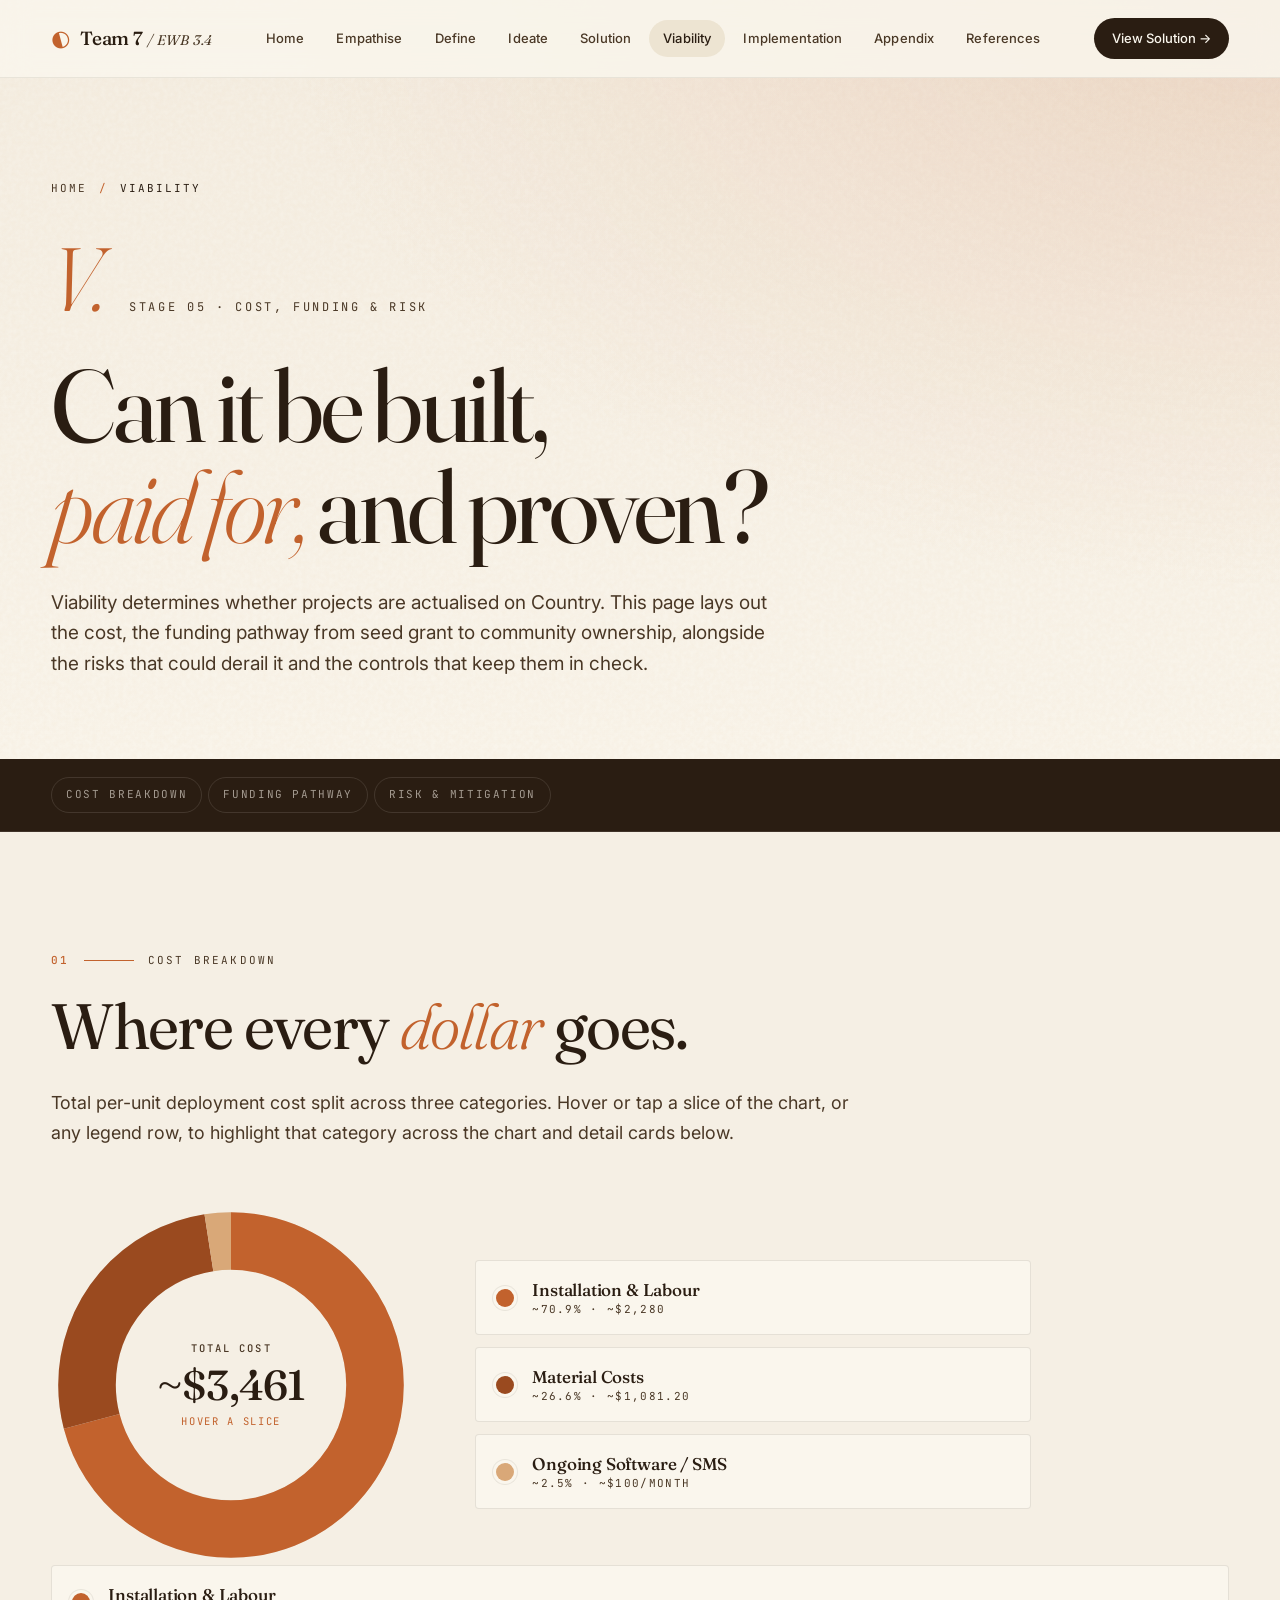
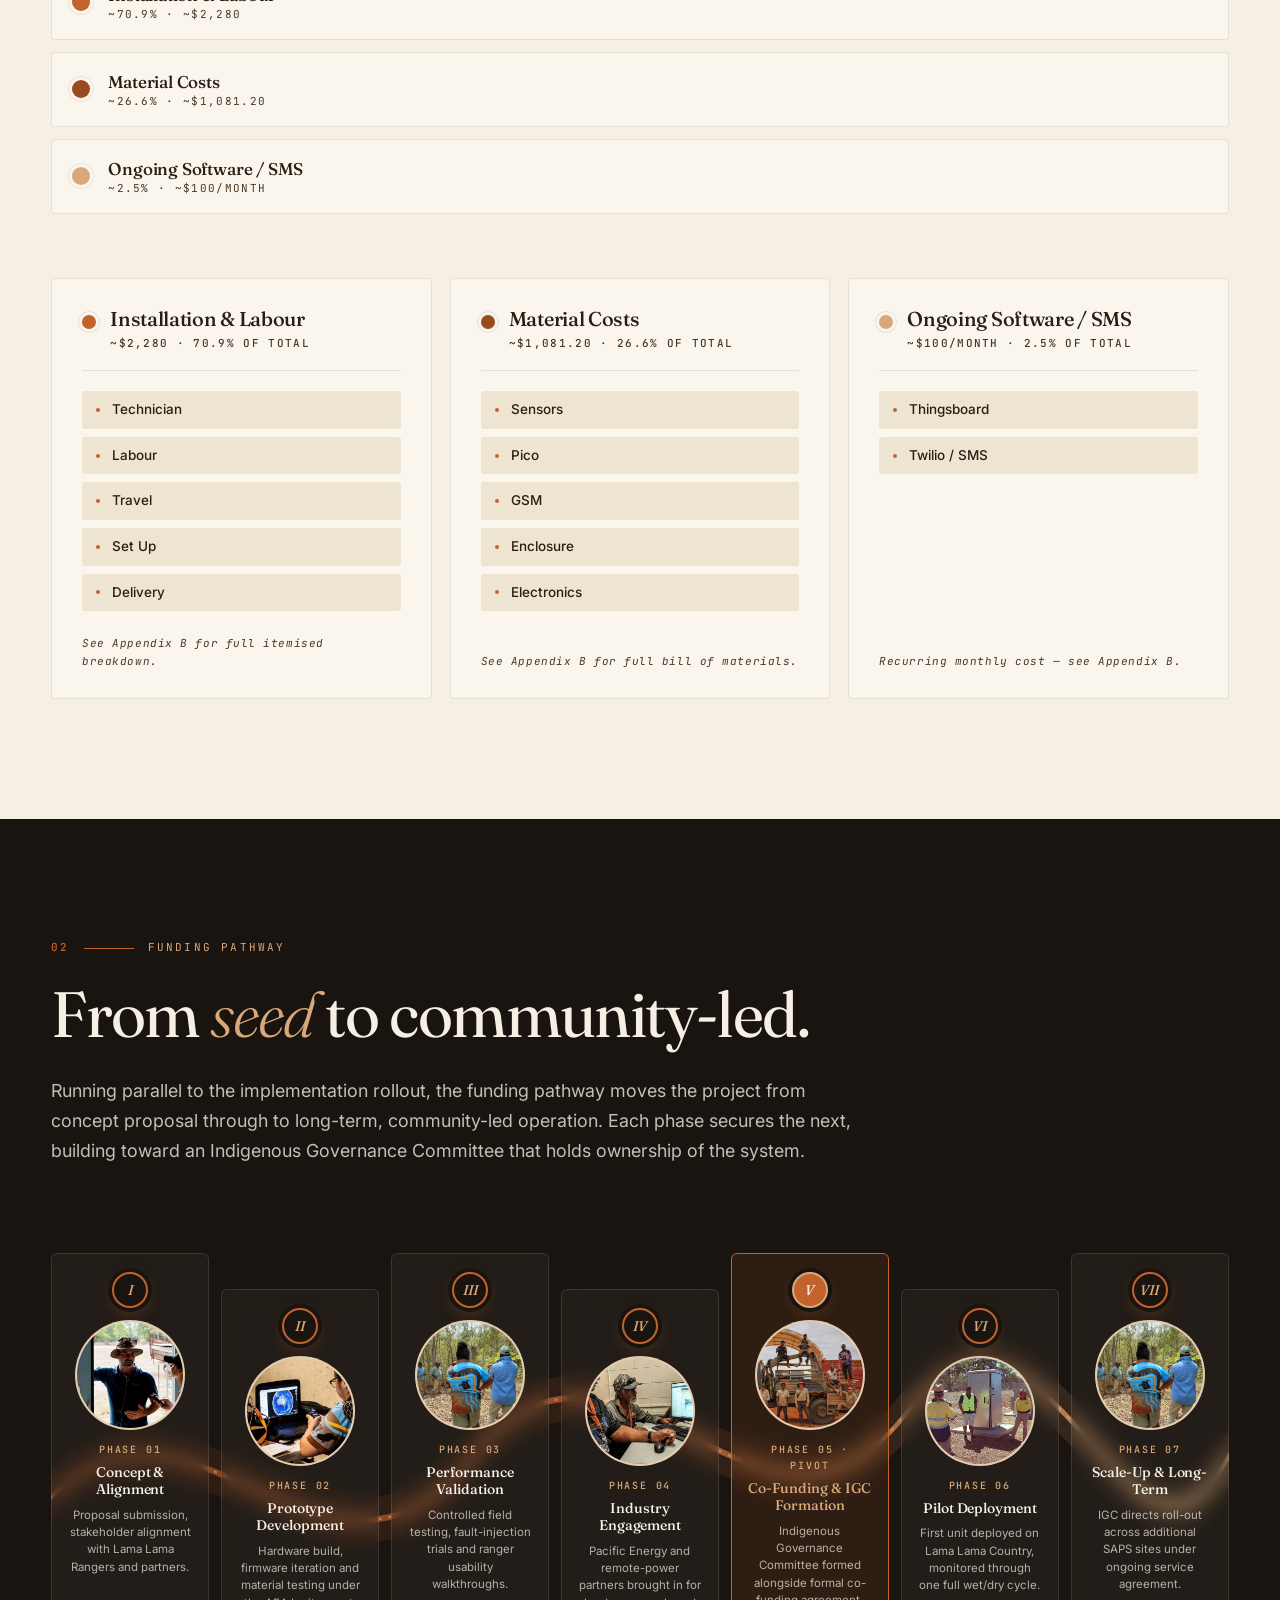
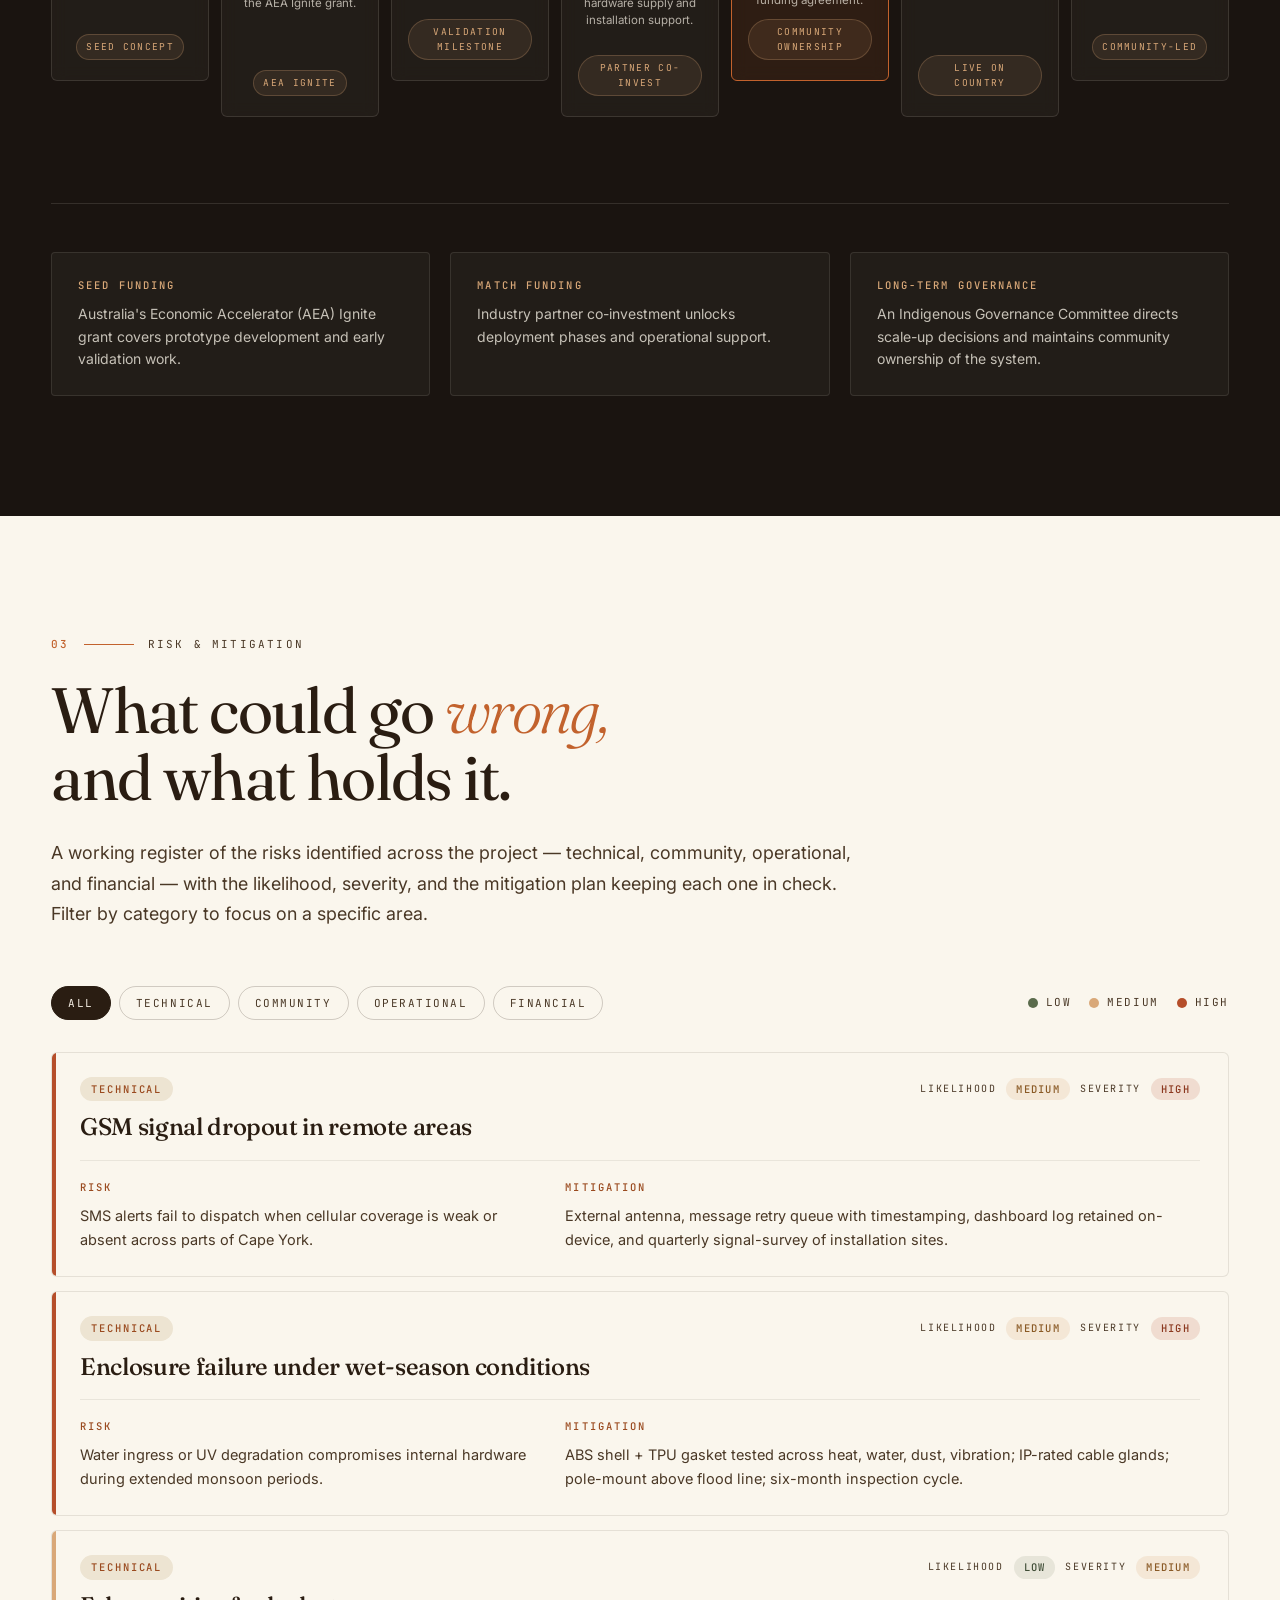
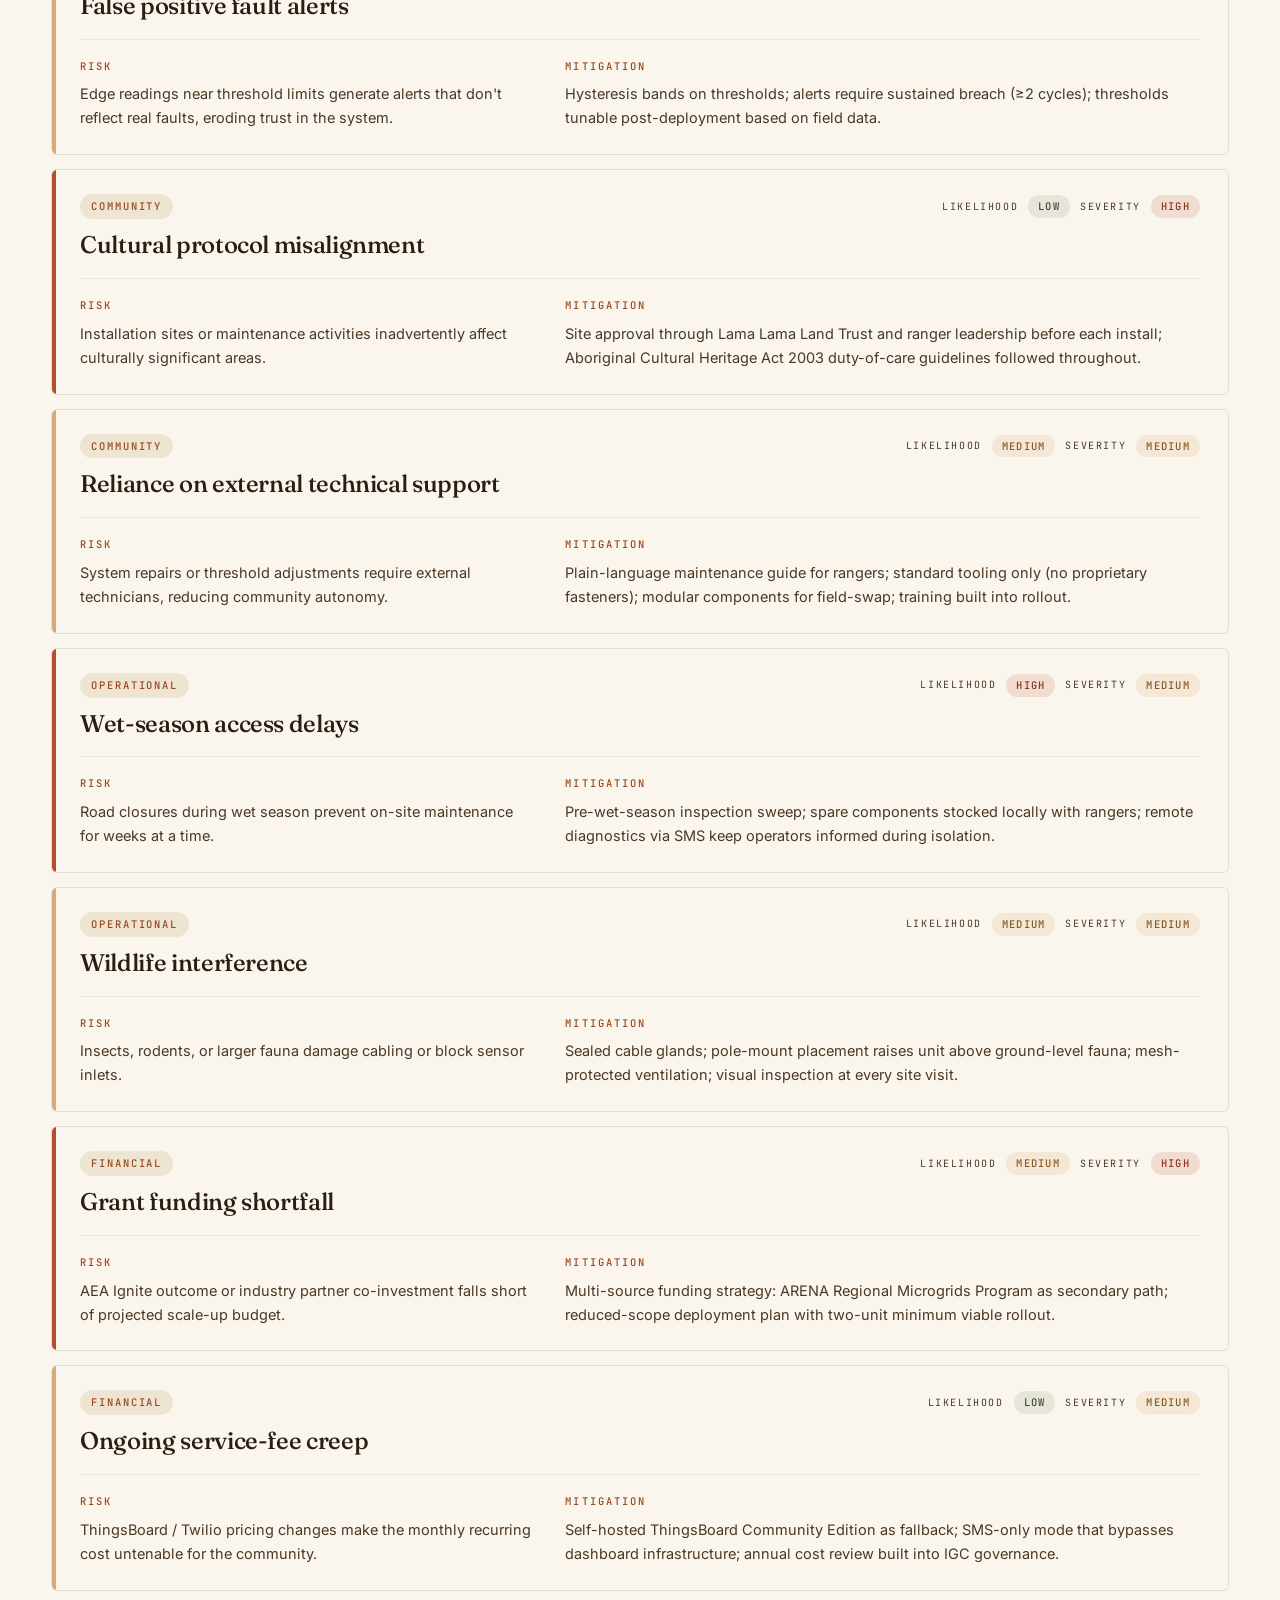
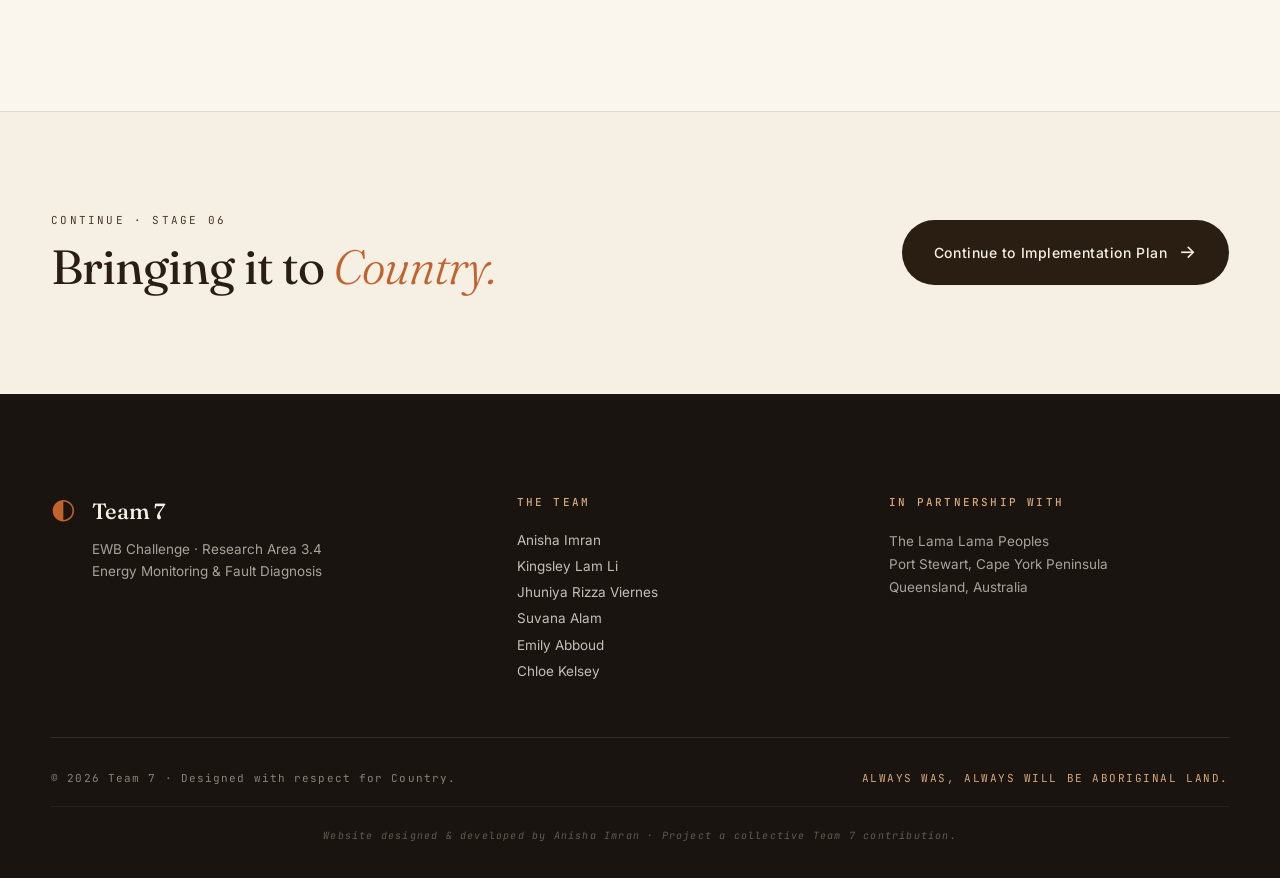
<file: viability.html>
<!DOCTYPE html>
<html lang="en">
<head>
    <meta charset="UTF-8">
    <meta name="viewport" content="width=device-width, initial-scale=1.0">
    <title>Viability · Team 7 — EWB Challenge</title>
    <link rel="icon" type="image/png" href="assets/favicon.png">
    <link rel="preconnect" href="https://fonts.googleapis.com">
    <link rel="preconnect" href="https://fonts.gstatic.com" crossorigin>
    <link href="https://fonts.googleapis.com/css2?family=Fraunces:opsz,wght@9..144,300;9..144,400;9..144,500;9..144,600;9..144,700&family=Inter:wght@300;400;500;600&family=JetBrains+Mono:wght@400;500&display=swap" rel="stylesheet">
    <link rel="stylesheet" href="style.css">
</head>
<body>

    <!-- NAVIGATION -->
    <header class="nav">
        <div class="nav__inner">
            <a href="index.html" class="nav__logo">
                <span class="nav__logo-mark">◐</span>
                <span class="nav__logo-text">Team 7 <em>/ EWB 3.4</em></span>
            </a>
            <nav class="nav__links">
                <a href="index.html" class="nav__link">Home</a>
                <a href="empathise.html" class="nav__link">Empathise</a>
                <a href="define.html" class="nav__link">Define</a>
                <a href="ideate.html" class="nav__link">Ideate</a>
                <a href="solution.html" class="nav__link">Solution</a>
                <a href="viability.html" class="nav__link nav__link--active">Viability</a>
                <a href="implementation.html" class="nav__link">Implementation</a>
                <a href="appendix.html" class="nav__link">Appendix</a>
                <a href="references.html" class="nav__link">References</a>
            </nav>
            <a href="solution.html" class="nav__cta">View Solution →</a>
        </div>
    </header>

    <!-- PAGE HERO -->
    <section class="page-hero">
        <div class="page-hero__grain"></div>
        <div class="page-hero__inner">
            <div class="page-hero__crumbs">
                <a href="index.html">Home</a>
                <span class="sep">/</span>
                <span class="current">Viability</span>
            </div>

            <div class="page-hero__stage">
                <span class="page-hero__num">V.</span>
                <span class="page-hero__stage-label">Stage 05 · Cost, funding &amp; risk</span>
            </div>

            <h1 class="page-hero__title">
                Can it be built,<br>
                <em>paid for,</em> and proven?
            </h1>

            <p class="page-hero__intro">
                Viability determines whether projects are actualised on Country. 
                This page lays out the cost, the funding pathway from seed grant to 
                community ownership, alongside the risks that could derail it and the 
                controls that keep them in check.

            </p>
        </div>
    </section>

    <!-- ANCHOR SUB-NAV -->
    <nav class="subnav">
        <div class="subnav__inner">
            <a href="#costs" class="subnav__link">Cost Breakdown</a>
            <a href="#funding" class="subnav__link">Funding Pathway</a>
            <a href="#risk" class="subnav__link">Risk &amp; Mitigation</a>
        </div>
    </nav>

    <!-- ============================================
         COST BREAKDOWN
         ============================================ -->
    <section class="block block--bone" id="costs">
        <div class="block__inner">

            <div class="block__eyebrow">
                <span class="num">01</span>
                <span class="line"></span>
                <span class="label">Cost Breakdown</span>
            </div>

            <h2 class="block__title">
                Where every <em>dollar</em> goes.
            </h2>

            <p class="block__lead">
                Total per-unit deployment cost split across three categories. Hover or tap
                a slice of the chart, or any legend row, to highlight that category across
                the chart and detail cards below.
            </p>

<!-- DONUT CHART + LEGEND -->
<div class="cost-block">
    <div class="donut">
        <svg viewBox="0 0 200 200" role="img" aria-label="Cost breakdown donut chart">
            <g transform="translate(100 100)">
                <!-- Background ring -->
                <circle r="80" fill="none" stroke="rgba(42, 29, 18, 0.06)" stroke-width="32"/>

                <!-- Installation & Labour · 70.9% -->
                <circle class="donut__slice" r="80" fill="none"
                    stroke="#c2622d" stroke-width="32"
                    stroke-dasharray="356.4 502.65"
                    stroke-dashoffset="0"
                    transform="rotate(-90)"
                    data-cat="labour"/>

                <!-- Material Costs · 26.6% -->
                <circle class="donut__slice" r="80" fill="none"
                    stroke="#9a4a1f" stroke-width="32"
                    stroke-dasharray="133.7 502.65"
                    stroke-dashoffset="-356.4"
                    transform="rotate(-90)"
                    data-cat="material"/>

                <!-- Ongoing Software/SMS · 2.5% -->
                <circle class="donut__slice" r="80" fill="none"
                    stroke="#d9a878" stroke-width="32"
                    stroke-dasharray="12.57 502.65"
                    stroke-dashoffset="-490.1"
                    transform="rotate(-90)"
                    data-cat="ongoing"/>
            </g>
        </svg>

        <div class="donut__centre">
            <span class="donut__centre-label" id="donutLabel">Total Cost</span>
            <span class="donut__centre-value" id="donutValue">~$3,461</span>
            <span class="donut__centre-hint" id="donutHint">Hover a slice</span>
        </div>
    </div>

    <div class="cost-legend">
        <button class="cost-leg" data-cat="labour">
            <span class="cost-leg__swatch" style="background:#c2622d"></span>
            <div class="cost-leg__text">
                <span class="cost-leg__name">Installation &amp; Labour</span>
                <span class="cost-leg__pct">~70.9% · ~$2,280</span>
            </div>
        </button>
        <button class="cost-leg" data-cat="material">
            <span class="cost-leg__swatch" style="background:#9a4a1f"></span>
            <div class="cost-leg__text">
                <span class="cost-leg__name">Material Costs</span>
                <span class="cost-leg__pct">~26.6% · ~$1,081.20</span>
            </div>
        </button>
        <button class="cost-leg" data-cat="ongoing">
            <span class="cost-leg__swatch" style="background:#d9a878"></span>
            <div class="cost-leg__text">
                <span class="cost-leg__name">Ongoing Software / SMS</span>
                <span class="cost-leg__pct">~2.5% · ~$100/month</span>
            </div>
        </button>
    </div>
</div>

                <div class="cost-legend">
                    <button class="cost-leg" data-cat="labour">
                        <span class="cost-leg__swatch" style="background:#c2622d"></span>
                        <div class="cost-leg__text">
                            <span class="cost-leg__name">Installation &amp; Labour</span>
                            <span class="cost-leg__pct">~70.9% · ~$2,280</span>
                        </div>
                    </button>
                    <button class="cost-leg" data-cat="material">
                        <span class="cost-leg__swatch" style="background:#9a4a1f"></span>
                        <div class="cost-leg__text">
                            <span class="cost-leg__name">Material Costs</span>
                            <span class="cost-leg__pct">~26.6% · ~$1,081.20</span>
                        </div>
                    </button>
                    <button class="cost-leg" data-cat="ongoing">
                        <span class="cost-leg__swatch" style="background:#d9a878"></span>
                        <div class="cost-leg__text">
                            <span class="cost-leg__name">Ongoing Software / SMS</span>
                            <span class="cost-leg__pct">~2.5% · ~$100/month</span>
                        </div>
                    </button>
                </div>
            </div>

            <!-- DETAIL CARDS -->
            <div class="cost-cards">
                <article class="cost-card" data-cat="labour">
                    <header class="cost-card__head">
                        <span class="cost-card__swatch" style="background:#c2622d"></span>
                        <div>
                            <h3 class="cost-card__title">Installation &amp; Labour</h3>
                            <p class="cost-card__sub">~$2,280 · 70.9% of total</p>
                        </div>
                    </header>
                    <ul class="cost-card__list">
                        <li><span>Technician</span></li>
                        <li><span>Labour</span></li>
                        <li><span>Travel</span></li>
                        <li><span>Set Up</span></li>
                        <li><span>Delivery</span></li>
                    </ul>
                    <p class="cost-card__note">See Appendix B for full itemised breakdown.</p>
                </article>

                <article class="cost-card" data-cat="material">
                    <header class="cost-card__head">
                        <span class="cost-card__swatch" style="background:#9a4a1f"></span>
                        <div>
                            <h3 class="cost-card__title">Material Costs</h3>
                            <p class="cost-card__sub">~$1,081.20 · 26.6% of total</p>
                        </div>
                    </header>
                    <ul class="cost-card__list">
                        <li><span>Sensors</span></li>
                        <li><span>Pico</span></li>
                        <li><span>GSM</span></li>
                        <li><span>Enclosure</span></li>
                        <li><span>Electronics</span></li>
                    </ul>
                    <p class="cost-card__note">See Appendix B for full bill of materials.</p>
                </article>

                <article class="cost-card" data-cat="ongoing">
                    <header class="cost-card__head">
                        <span class="cost-card__swatch" style="background:#d9a878"></span>
                        <div>
                            <h3 class="cost-card__title">Ongoing Software / SMS</h3>
                            <p class="cost-card__sub">~$100/month · 2.5% of total</p>
                        </div>
                    </header>
                    <ul class="cost-card__list">
                        <li><span>Thingsboard</span></li>
                        <li><span>Twilio / SMS</span></li>
                    </ul>
                    <p class="cost-card__note">Recurring monthly cost — see Appendix B.</p>
                </article>
            </div>

        </div>
    </section>

    <!-- ============================================
         FUNDING PATHWAY · RIVER
         ============================================ -->
    <section class="block block--ink" id="funding">
        <div class="block__inner">

            <div class="block__eyebrow">
                <span class="num">02</span>
                <span class="line"></span>
                <span class="label">Funding Pathway</span>
            </div>

            <h2 class="block__title">
                From <em>seed</em> to community-led.
            </h2>

            <p class="block__lead">
                Running parallel to the implementation rollout, the funding pathway moves
                the project from concept proposal through to long-term, community-led
                operation. Each phase secures the next, building toward an Indigenous
                Governance Committee that holds ownership of the system.
            </p>

            <!-- The river: SVG flow + cards anchored along it -->
            <div class="river" id="river">

                <!-- Decorative flowing path -->
                <svg class="river__path" viewBox="0 0 1200 240" preserveAspectRatio="none" aria-hidden="true">
                    <defs>
                        <linearGradient id="riverGrad" x1="0" y1="0" x2="1" y2="0">
                            <stop offset="0%"  stop-color="#9a4a1f" stop-opacity="0.9"/>
                            <stop offset="50%" stop-color="#c2622d" stop-opacity="0.9"/>
                            <stop offset="100%" stop-color="#d9a878" stop-opacity="0.95"/>
                        </linearGradient>
                    </defs>
                    <!-- Soft glow trail -->
                    <path d="M 0 130 C 150 60, 280 200, 430 110 S 720 180, 870 90 S 1100 200, 1200 110"
                          fill="none" stroke="url(#riverGrad)" stroke-width="22"
                          stroke-linecap="round" opacity="0.18"/>
                    <!-- Main current -->
                    <path d="M 0 130 C 150 60, 280 200, 430 110 S 720 180, 870 90 S 1100 200, 1200 110"
                          fill="none" stroke="url(#riverGrad)" stroke-width="3"
                          stroke-linecap="round"/>
                    <!-- Dotted overlay -->
                    <path d="M 0 130 C 150 60, 280 200, 430 110 S 720 180, 870 90 S 1100 200, 1200 110"
                          fill="none" stroke="#f5efe4" stroke-width="1.2"
                          stroke-dasharray="2 8" stroke-linecap="round" opacity="0.4"/>
                </svg>

                <!-- Stage cards -->
                <div class="river__cards">

                    <article class="rcard" data-funding="Concept">
                        <div class="rcard__node">
                            <span class="rcard__num">I</span>
                        </div>
                        <div class="rcard__media">
                            <img src="assets/community-1.png" alt="Concept proposal" loading="lazy">
                        </div>
                        <div class="rcard__body">
                            <span class="rcard__phase">Phase 01</span>
                            <h4 class="rcard__title">Concept &amp; Alignment</h4>
                            <p class="rcard__desc">Proposal submission, stakeholder alignment with Lama Lama Rangers and partners.</p>
                            <span class="rcard__tag">Seed concept</span>
                        </div>
                    </article>

                    <article class="rcard" data-funding="AEA Ignite">
                        <div class="rcard__node">
                            <span class="rcard__num">II</span>
                        </div>
                        <div class="rcard__media">
                            <img src="assets/community-2.png" alt="Prototype development" loading="lazy">
                        </div>
                        <div class="rcard__body">
                            <span class="rcard__phase">Phase 02</span>
                            <h4 class="rcard__title">Prototype Development</h4>
                            <p class="rcard__desc">Hardware build, firmware iteration and material testing under the AEA Ignite grant.</p>
                            <span class="rcard__tag">AEA Ignite</span>
                        </div>
                    </article>

                    <article class="rcard" data-funding="Validation">
                        <div class="rcard__node">
                            <span class="rcard__num">III</span>
                        </div>
                        <div class="rcard__media">
                            <img src="assets/community-3.png" alt="Field validation" loading="lazy">
                        </div>
                        <div class="rcard__body">
                            <span class="rcard__phase">Phase 03</span>
                            <h4 class="rcard__title">Performance Validation</h4>
                            <p class="rcard__desc">Controlled field testing, fault-injection trials and ranger usability walkthroughs.</p>
                            <span class="rcard__tag">Validation milestone</span>
                        </div>
                    </article>

                    <article class="rcard" data-funding="Industry partner">
                        <div class="rcard__node">
                            <span class="rcard__num">IV</span>
                        </div>
                        <div class="rcard__media">
                            <img src="assets/community-4.png" alt="Industry partner engagement" loading="lazy">
                        </div>
                        <div class="rcard__body">
                            <span class="rcard__phase">Phase 04</span>
                            <h4 class="rcard__title">Industry Engagement</h4>
                            <p class="rcard__desc">Pacific Energy and remote-power partners brought in for hardware supply and installation support.</p>
                            <span class="rcard__tag">Partner co-invest</span>
                        </div>
                    </article>

                    <article class="rcard rcard--accent" data-funding="IGC formation">
                        <div class="rcard__node rcard__node--accent">
                            <span class="rcard__num">V</span>
                        </div>
                        <div class="rcard__media">
                            <img src="assets/community-5.png" alt="Co-funding agreement and IGC formation" loading="lazy">
                        </div>
                        <div class="rcard__body">
                            <span class="rcard__phase">Phase 05 · Pivot</span>
                            <h4 class="rcard__title">Co-Funding &amp; IGC Formation</h4>
                            <p class="rcard__desc">Indigenous Governance Committee formed alongside formal co-funding agreement.</p>
                            <span class="rcard__tag">Community ownership</span>
                        </div>
                    </article>

                    <article class="rcard" data-funding="Pilot deployment">
                        <div class="rcard__node">
                            <span class="rcard__num">VI</span>
                        </div>
                        <div class="rcard__media">
                            <img src="assets/community-6.png" alt="Pilot deployment" loading="lazy">
                        </div>
                        <div class="rcard__body">
                            <span class="rcard__phase">Phase 06</span>
                            <h4 class="rcard__title">Pilot Deployment</h4>
                            <p class="rcard__desc">First unit deployed on Lama Lama Country, monitored through one full wet/dry cycle.</p>
                            <span class="rcard__tag">Live on Country</span>
                        </div>
                    </article>

                    <article class="rcard" data-funding="Scale-up">
                        <div class="rcard__node">
                            <span class="rcard__num">VII</span>
                        </div>
                        <div class="rcard__media">
                            <img src="assets/community-3.png" alt="Scale-up phase" loading="lazy">
                        </div>
                        <div class="rcard__body">
                            <span class="rcard__phase">Phase 07</span>
                            <h4 class="rcard__title">Scale-Up &amp; Long-Term</h4>
                            <p class="rcard__desc">IGC directs roll-out across additional SAPS sites under ongoing service agreement.</p>
                            <span class="rcard__tag">Community-led</span>
                        </div>
                    </article>

                </div>
            </div>

            <!-- Three funding-source summary cards -->
            <div class="funding-notes">
                <div class="fn-card">
                    <span class="fn-card__label">Seed funding</span>
                    <p>Australia's Economic Accelerator (AEA) Ignite grant covers prototype development and early validation work.</p>
                </div>
                <div class="fn-card">
                    <span class="fn-card__label">Match funding</span>
                    <p>Industry partner co-investment unlocks deployment phases and operational support.</p>
                </div>
                <div class="fn-card">
                    <span class="fn-card__label">Long-term governance</span>
                    <p>An Indigenous Governance Committee directs scale-up decisions and maintains community ownership of the system.</p>
                </div>
            </div>

        </div>
    </section>

    <!-- ============================================
         RISK REGISTER
         ============================================ -->
    <section class="block block--paper" id="risk">
        <div class="block__inner">

            <div class="block__eyebrow">
                <span class="num">03</span>
                <span class="line"></span>
                <span class="label">Risk &amp; Mitigation</span>
            </div>

            <h2 class="block__title">
                What could go <em>wrong,</em><br>
                and what holds it.
            </h2>

            <p class="block__lead">
                A working register of the risks identified across the project — technical,
                community, operational, and financial — with the likelihood, severity, and
                the mitigation plan keeping each one in check. Filter by category to focus
                on a specific area.
            </p>

            <div class="risk-tools">
                <div class="risk-filters" role="tablist" aria-label="Filter risks by category">
                    <button type="button" class="g-chip g-chip--active" data-cat="all">All</button>
                    <button type="button" class="g-chip" data-cat="technical">Technical</button>
                    <button type="button" class="g-chip" data-cat="community">Community</button>
                    <button type="button" class="g-chip" data-cat="operational">Operational</button>
                    <button type="button" class="g-chip" data-cat="financial">Financial</button>
                </div>
                <div class="risk-legend">
                    <span><span class="dot dot--low"></span>Low</span>
                    <span><span class="dot dot--med"></span>Medium</span>
                    <span><span class="dot dot--high"></span>High</span>
                </div>
            </div>

            <div class="risk-list" id="riskList">

                <!-- TECHNICAL -->
                <article class="risk" data-cat="technical" data-sev="high">
                    <div class="risk__head">
                        <span class="risk__tag">Technical</span>
                        <div class="risk__rating">
                            <span class="risk__rating-label">Likelihood</span>
                            <span class="risk__rating-pill risk__rating-pill--med">Medium</span>
                            <span class="risk__rating-label">Severity</span>
                            <span class="risk__rating-pill risk__rating-pill--high">High</span>
                        </div>
                    </div>
                    <h3 class="risk__title">GSM signal dropout in remote areas</h3>
                    <div class="risk__grid">
                        <div class="risk__col">
                            <span class="risk__col-label">Risk</span>
                            <p>SMS alerts fail to dispatch when cellular coverage is weak or absent across parts of Cape York.</p>
                        </div>
                        <div class="risk__col">
                            <span class="risk__col-label">Mitigation</span>
                            <p>External antenna, message retry queue with timestamping, dashboard log retained on-device, and quarterly signal-survey of installation sites.</p>
                        </div>
                    </div>
                </article>

                <article class="risk" data-cat="technical" data-sev="high">
                    <div class="risk__head">
                        <span class="risk__tag">Technical</span>
                        <div class="risk__rating">
                            <span class="risk__rating-label">Likelihood</span>
                            <span class="risk__rating-pill risk__rating-pill--med">Medium</span>
                            <span class="risk__rating-label">Severity</span>
                            <span class="risk__rating-pill risk__rating-pill--high">High</span>
                        </div>
                    </div>
                    <h3 class="risk__title">Enclosure failure under wet-season conditions</h3>
                    <div class="risk__grid">
                        <div class="risk__col">
                            <span class="risk__col-label">Risk</span>
                            <p>Water ingress or UV degradation compromises internal hardware during extended monsoon periods.</p>
                        </div>
                        <div class="risk__col">
                            <span class="risk__col-label">Mitigation</span>
                            <p>ABS shell + TPU gasket tested across heat, water, dust, vibration; IP-rated cable glands; pole-mount above flood line; six-month inspection cycle.</p>
                        </div>
                    </div>
                </article>

                <article class="risk" data-cat="technical" data-sev="med">
                    <div class="risk__head">
                        <span class="risk__tag">Technical</span>
                        <div class="risk__rating">
                            <span class="risk__rating-label">Likelihood</span>
                            <span class="risk__rating-pill risk__rating-pill--low">Low</span>
                            <span class="risk__rating-label">Severity</span>
                            <span class="risk__rating-pill risk__rating-pill--med">Medium</span>
                        </div>
                    </div>
                    <h3 class="risk__title">False positive fault alerts</h3>
                    <div class="risk__grid">
                        <div class="risk__col">
                            <span class="risk__col-label">Risk</span>
                            <p>Edge readings near threshold limits generate alerts that don't reflect real faults, eroding trust in the system.</p>
                        </div>
                        <div class="risk__col">
                            <span class="risk__col-label">Mitigation</span>
                            <p>Hysteresis bands on thresholds; alerts require sustained breach (≥2 cycles); thresholds tunable post-deployment based on field data.</p>
                        </div>
                    </div>
                </article>

                <!-- COMMUNITY -->
                <article class="risk" data-cat="community" data-sev="high">
                    <div class="risk__head">
                        <span class="risk__tag">Community</span>
                        <div class="risk__rating">
                            <span class="risk__rating-label">Likelihood</span>
                            <span class="risk__rating-pill risk__rating-pill--low">Low</span>
                            <span class="risk__rating-label">Severity</span>
                            <span class="risk__rating-pill risk__rating-pill--high">High</span>
                        </div>
                    </div>
                    <h3 class="risk__title">Cultural protocol misalignment</h3>
                    <div class="risk__grid">
                        <div class="risk__col">
                            <span class="risk__col-label">Risk</span>
                            <p>Installation sites or maintenance activities inadvertently affect culturally significant areas.</p>
                        </div>
                        <div class="risk__col">
                            <span class="risk__col-label">Mitigation</span>
                            <p>Site approval through Lama Lama Land Trust and ranger leadership before each install; Aboriginal Cultural Heritage Act 2003 duty-of-care guidelines followed throughout.</p>
                        </div>
                    </div>
                </article>

                <article class="risk" data-cat="community" data-sev="med">
                    <div class="risk__head">
                        <span class="risk__tag">Community</span>
                        <div class="risk__rating">
                            <span class="risk__rating-label">Likelihood</span>
                            <span class="risk__rating-pill risk__rating-pill--med">Medium</span>
                            <span class="risk__rating-label">Severity</span>
                            <span class="risk__rating-pill risk__rating-pill--med">Medium</span>
                        </div>
                    </div>
                    <h3 class="risk__title">Reliance on external technical support</h3>
                    <div class="risk__grid">
                        <div class="risk__col">
                            <span class="risk__col-label">Risk</span>
                            <p>System repairs or threshold adjustments require external technicians, reducing community autonomy.</p>
                        </div>
                        <div class="risk__col">
                            <span class="risk__col-label">Mitigation</span>
                            <p>Plain-language maintenance guide for rangers; standard tooling only (no proprietary fasteners); modular components for field-swap; training built into rollout.</p>
                        </div>
                    </div>
                </article>

                <!-- OPERATIONAL -->
                <article class="risk" data-cat="operational" data-sev="high">
                    <div class="risk__head">
                        <span class="risk__tag">Operational</span>
                        <div class="risk__rating">
                            <span class="risk__rating-label">Likelihood</span>
                            <span class="risk__rating-pill risk__rating-pill--high">High</span>
                            <span class="risk__rating-label">Severity</span>
                            <span class="risk__rating-pill risk__rating-pill--med">Medium</span>
                        </div>
                    </div>
                    <h3 class="risk__title">Wet-season access delays</h3>
                    <div class="risk__grid">
                        <div class="risk__col">
                            <span class="risk__col-label">Risk</span>
                            <p>Road closures during wet season prevent on-site maintenance for weeks at a time.</p>
                        </div>
                        <div class="risk__col">
                            <span class="risk__col-label">Mitigation</span>
                            <p>Pre-wet-season inspection sweep; spare components stocked locally with rangers; remote diagnostics via SMS keep operators informed during isolation.</p>
                        </div>
                    </div>
                </article>

                <article class="risk" data-cat="operational" data-sev="med">
                    <div class="risk__head">
                        <span class="risk__tag">Operational</span>
                        <div class="risk__rating">
                            <span class="risk__rating-label">Likelihood</span>
                            <span class="risk__rating-pill risk__rating-pill--med">Medium</span>
                            <span class="risk__rating-label">Severity</span>
                            <span class="risk__rating-pill risk__rating-pill--med">Medium</span>
                        </div>
                    </div>
                    <h3 class="risk__title">Wildlife interference</h3>
                    <div class="risk__grid">
                        <div class="risk__col">
                            <span class="risk__col-label">Risk</span>
                            <p>Insects, rodents, or larger fauna damage cabling or block sensor inlets.</p>
                        </div>
                        <div class="risk__col">
                            <span class="risk__col-label">Mitigation</span>
                            <p>Sealed cable glands; pole-mount placement raises unit above ground-level fauna; mesh-protected ventilation; visual inspection at every site visit.</p>
                        </div>
                    </div>
                </article>

                <!-- FINANCIAL -->
                <article class="risk" data-cat="financial" data-sev="high">
                    <div class="risk__head">
                        <span class="risk__tag">Financial</span>
                        <div class="risk__rating">
                            <span class="risk__rating-label">Likelihood</span>
                            <span class="risk__rating-pill risk__rating-pill--med">Medium</span>
                            <span class="risk__rating-label">Severity</span>
                            <span class="risk__rating-pill risk__rating-pill--high">High</span>
                        </div>
                    </div>
                    <h3 class="risk__title">Grant funding shortfall</h3>
                    <div class="risk__grid">
                        <div class="risk__col">
                            <span class="risk__col-label">Risk</span>
                            <p>AEA Ignite outcome or industry partner co-investment falls short of projected scale-up budget.</p>
                        </div>
                        <div class="risk__col">
                            <span class="risk__col-label">Mitigation</span>
                            <p>Multi-source funding strategy: ARENA Regional Microgrids Program as secondary path; reduced-scope deployment plan with two-unit minimum viable rollout.</p>
                        </div>
                    </div>
                </article>

                <article class="risk" data-cat="financial" data-sev="med">
                    <div class="risk__head">
                        <span class="risk__tag">Financial</span>
                        <div class="risk__rating">
                            <span class="risk__rating-label">Likelihood</span>
                            <span class="risk__rating-pill risk__rating-pill--low">Low</span>
                            <span class="risk__rating-label">Severity</span>
                            <span class="risk__rating-pill risk__rating-pill--med">Medium</span>
                        </div>
                    </div>
                    <h3 class="risk__title">Ongoing service-fee creep</h3>
                    <div class="risk__grid">
                        <div class="risk__col">
                            <span class="risk__col-label">Risk</span>
                            <p>ThingsBoard / Twilio pricing changes make the monthly recurring cost untenable for the community.</p>
                        </div>
                        <div class="risk__col">
                            <span class="risk__col-label">Mitigation</span>
                            <p>Self-hosted ThingsBoard Community Edition as fallback; SMS-only mode that bypasses dashboard infrastructure; annual cost review built into IGC governance.</p>
                        </div>
                    </div>
                </article>

            </div>

            <p class="risk-empty" id="riskEmpty" hidden>No risks match that category.</p>

        </div>
    </section>

    <!-- NEXT -->
    <section class="next-up">
        <div class="next-up__inner">
            <div>
                <span class="next-up__label">Continue · Stage 06</span>
                <h3 class="next-up__title">Bringing it to <em>Country.</em></h3>
            </div>
            <a href="implementation.html" class="next-up__btn">
                Continue to Implementation Plan
                <span class="arr">→</span>
            </a>
        </div>
    </section>

    <!-- FOOTER -->
    <footer class="footer">
        <div class="footer__top">
            <div class="footer__brand">
                <span class="footer__mark">◐</span>
                <div>
                    <h4>Team 7</h4>
                    <p>EWB Challenge · Research Area 3.4<br>Energy Monitoring &amp; Fault Diagnosis</p>
                </div>
            </div>

            <div class="footer__team">
                <h5>The team</h5>
                <ul class="footer__team-list">
                    <li>Anisha Imran</li>
                    <li>Kingsley Lam Li</li>
                    <li>Jhuniya Rizza Viernes</li>
                    <li>Suvana Alam</li>
                    <li>Emily Abboud</li>
                    <li>Chloe Kelsey</li>
                </ul>
            </div>

            <div class="footer__partner">
                <h5>In partnership with</h5>
                <p>The Lama Lama Peoples<br>Port Stewart, Cape York Peninsula<br>Queensland, Australia</p>
            </div>
        </div>
        <div class="footer__bottom">
            <span>© 2026 Team 7 · Designed with respect for Country.</span>
            <span class="footer__ack">Always was, always will be Aboriginal land.</span>
        </div>

        <div class="footer__credit">
            <span>Website designed &amp; developed by Anisha Imran · Project a collective Team 7 contribution.</span>
        </div>
    </footer>

    <!-- JS · DONUT INTERACTION + RISK FILTER -->
    <script>
    (function () {
        // ---- DONUT ----
        const slices = document.querySelectorAll('.donut__slice');
        const legends = document.querySelectorAll('.cost-leg');
        const cards = document.querySelectorAll('.cost-card');
        const label = document.getElementById('donutLabel');
        const value = document.getElementById('donutValue');
        const hint = document.getElementById('donutHint');

        const data = {
            material: { label: 'Material Costs', value: '~$1,081.20', pct: '26.6%' },
            labour:   { label: 'Installation & Labour', value: '~$2,280', pct: '70.9%' },
            ongoing:  { label: 'Ongoing Software / SMS', value: '~$100/mo', pct: '2.5%' }
        };

        function activate(cat) {
            slices.forEach(s => s.classList.toggle('donut__slice--active', s.dataset.cat === cat));
            legends.forEach(l => l.classList.toggle('cost-leg--active', l.dataset.cat === cat));
            cards.forEach(c => c.classList.toggle('cost-card--active', c.dataset.cat === cat));
            if (cat && data[cat]) {
                label.textContent = data[cat].label;
                value.textContent = data[cat].value;
                hint.textContent = data[cat].pct + ' of total';
            }
        }
        function reset() {
            slices.forEach(s => s.classList.remove('donut__slice--active'));
            legends.forEach(l => l.classList.remove('cost-leg--active'));
            cards.forEach(c => c.classList.remove('cost-card--active'));
            label.textContent = 'Total Cost';
            value.textContent = '~$3,461';
            hint.textContent = 'Hover a slice';
        }
        slices.forEach(slice => {
            slice.addEventListener('mouseenter', () => activate(slice.dataset.cat));
            slice.addEventListener('mouseleave', reset);
            slice.addEventListener('click', () => activate(slice.dataset.cat));
        });
        legends.forEach(leg => {
            leg.addEventListener('mouseenter', () => activate(leg.dataset.cat));
            leg.addEventListener('mouseleave', reset);
            leg.addEventListener('click', () => activate(leg.dataset.cat));
        });

        // ---- RISK FILTER ----
        const chips = document.querySelectorAll('#risk .g-chip');
        const risks = document.querySelectorAll('.risk');
        const empty = document.getElementById('riskEmpty');
        let activeRisk = 'all';

        function filterRisks() {
            let visible = 0;
            risks.forEach(r => {
                const show = activeRisk === 'all' || r.dataset.cat === activeRisk;
                r.hidden = !show;
                if (show) visible++;
            });
            if (empty) empty.hidden = visible !== 0;
        }
        chips.forEach(chip => {
            chip.addEventListener('click', (e) => {
                e.preventDefault();
                chips.forEach(c => c.classList.remove('g-chip--active'));
                chip.classList.add('g-chip--active');
                activeRisk = chip.dataset.cat || 'all';
                filterRisks();
            });
        });
    })();
    </script>

</body>
</html>
</file>
<file: style.css>
/* ============================================
   TEAM 7 · EWB CHALLENGE 3.4
   Design system: earth-toned editorial
   Inspired by Cape York ochre, eucalyptus,
   coral sea, and tropical light.
   ============================================ */

:root {
    /* Earth palette */
    --ochre:        #c2622d;
    --ochre-deep:   #9a4a1f;
    --ochre-soft:   #e8c9a8;
    --clay:         #d9a878;
    --terracotta:   #b54e2a;

    /* Land + ground */
    --bone:         #f5efe4;
    --bone-warm:    #ede4d2;
    --paper:        #faf6ed;
    --sand:         #e8dcc4;

    /* Deep / ink */
    --ink:          #2a1d12;
    --ink-soft:     #4a3826;
    --charcoal:     #1a1410;

    /* Country accent */
    --eucalyptus:   #5a6b4c;
    --coral-sea:    #4a7a85;
    --bark:         #6b4a2f;

    /* Typography scale */
    --display: 'Fraunces', 'Times New Roman', serif;
    --body:    'Inter', system-ui, sans-serif;
    --mono:    'JetBrains Mono', ui-monospace, monospace;

    /* Layout */
    --max:     1320px;
    --gutter:  clamp(20px, 4vw, 64px);

    --ease:    cubic-bezier(0.22, 1, 0.36, 1);
}

/* ============================================
   RESET
   ============================================ */

*, *::before, *::after {
    box-sizing: border-box;
    margin: 0;
    padding: 0;
}

html {
    scroll-behavior: smooth;
    -webkit-text-size-adjust: 100%;
}

body {
    font-family: var(--body);
    color: var(--ink);
    background: var(--paper);
    line-height: 1.6;
    font-weight: 400;
    overflow-x: hidden;
    -webkit-font-smoothing: antialiased;
}

img { max-width: 100%; display: block; }
a { color: inherit; text-decoration: none; }
em { font-style: italic; }

/* ============================================
   NAVIGATION
   ============================================ */

.nav {
    position: fixed;
    top: 0;
    left: 0;
    right: 0;
    z-index: 100;
    padding: 18px var(--gutter);
    background: rgba(250, 246, 237, 0.85);
    backdrop-filter: blur(14px);
    -webkit-backdrop-filter: blur(14px);
    border-bottom: 1px solid rgba(42, 29, 18, 0.08);
}

.nav__inner {
    max-width: var(--max);
    margin: 0 auto;
    display: flex;
    align-items: center;
    justify-content: space-between;
    gap: 32px;
}

.nav__logo {
    display: flex;
    align-items: center;
    gap: 10px;
    font-family: var(--display);
    font-size: 19px;
    font-weight: 500;
    letter-spacing: -0.01em;
    color: var(--ink);
}

.nav__logo-mark {
    color: var(--ochre);
    font-size: 22px;
    transform: rotate(-15deg);
    display: inline-block;
    transition: transform 0.5s var(--ease);
}

.nav__logo:hover .nav__logo-mark { transform: rotate(165deg); }

.nav__logo-text em {
    color: var(--ink-soft);
    font-size: 14px;
    font-weight: 400;
    letter-spacing: 0.04em;
}

.nav__links {
    display: flex;
    align-items: center;
    gap: 4px;
}

.nav__link {
    font-size: 13px;
    font-weight: 500;
    color: var(--ink-soft);
    padding: 8px 14px;
    border-radius: 100px;
    letter-spacing: 0.01em;
    transition: all 0.3s var(--ease);
    position: relative;
}

.nav__link:hover { color: var(--ink); background: rgba(194, 98, 45, 0.08); }

.nav__link--active {
    color: var(--ink);
    background: var(--bone-warm);
}

.nav__cta {
    font-size: 13px;
    font-weight: 500;
    color: var(--paper);
    background: var(--ink);
    padding: 10px 18px;
    border-radius: 100px;
    transition: all 0.3s var(--ease);
}

.nav__cta:hover {
    background: var(--ochre-deep);
    transform: translateY(-1px);
}

@media (max-width: 920px) {
    .nav__links { display: none; }
    .nav__cta { padding: 8px 14px; font-size: 12px; }
}

/* ============================================
   HERO
   ============================================ */

.hero {
    min-height: 100vh;
    position: relative;
    display: flex;
    align-items: center;
    padding: 140px var(--gutter) 80px;
    overflow: hidden;
    background:
        radial-gradient(ellipse at top right, rgba(194, 98, 45, 0.18), transparent 55%),
        radial-gradient(ellipse at bottom left, rgba(90, 107, 76, 0.12), transparent 50%),
        linear-gradient(180deg, var(--bone) 0%, var(--paper) 100%);
}

.hero__grain {
    position: absolute;
    inset: 0;
    pointer-events: none;
    opacity: 0.4;
    mix-blend-mode: multiply;
    background-image: url("data:image/svg+xml,%3Csvg viewBox='0 0 200 200' xmlns='http://www.w3.org/2000/svg'%3E%3Cfilter id='n'%3E%3CfeTurbulence type='fractalNoise' baseFrequency='0.85' numOctaves='2'/%3E%3CfeColorMatrix values='0 0 0 0 0.65 0 0 0 0 0.4 0 0 0 0 0.2 0 0 0 0.22 0'/%3E%3C/filter%3E%3Crect width='200' height='200' filter='url(%23n)'/%3E%3C/svg%3E");
}

.hero__bg {
    position: absolute;
    right: -8%;
    top: 10%;
    width: 55%;
    height: 80%;
    pointer-events: none;
    z-index: 0;
}

.hero__bg::before,
.hero__bg::after {
    content: '';
    position: absolute;
    border-radius: 50%;
    filter: blur(2px);
}

.hero__bg::before {
    width: 380px;
    height: 380px;
    right: 10%;
    top: 0;
    background: radial-gradient(circle at 30% 30%, #f4b878, var(--ochre) 50%, var(--ochre-deep) 100%);
    box-shadow:
        0 30px 80px rgba(154, 74, 31, 0.3),
        inset -30px -30px 60px rgba(70, 30, 10, 0.4);
    animation: float 12s ease-in-out infinite;
}

.hero__bg::after {
    width: 180px;
    height: 180px;
    right: 50%;
    bottom: 15%;
    background: radial-gradient(circle at 40% 40%, #b8d4c0, var(--eucalyptus));
    box-shadow: 0 20px 50px rgba(90, 107, 76, 0.3);
    animation: float 15s ease-in-out infinite reverse;
}

@keyframes float {
    0%, 100% { transform: translate(0, 0) scale(1); }
    50% { transform: translate(-15px, 20px) scale(1.03); }
}

.hero__content {
    position: relative;
    z-index: 2;
    max-width: var(--max);
    width: 100%;
    margin: 0 auto;
}

.hero__meta {
    display: flex;
    align-items: center;
    gap: 14px;
    margin-bottom: 48px;
    animation: fadeUp 0.9s var(--ease) 0.1s both;
}

.hero__meta-line {
    width: 40px;
    height: 1px;
    background: var(--ochre);
}

.hero__meta-text {
    font-family: var(--mono);
    font-size: 11px;
    letter-spacing: 0.18em;
    text-transform: uppercase;
    color: var(--ink-soft);
}

.hero__title {
    font-family: var(--display);
    font-weight: 400;
    font-size: clamp(48px, 9vw, 132px);
    line-height: 0.95;
    letter-spacing: -0.035em;
    color: var(--ink);
    margin-bottom: 40px;
    max-width: 900px;
}

.hero__title-line {
    display: block;
    animation: fadeUp 1s var(--ease) both;
}

.hero__title-line:nth-child(1) { animation-delay: 0.25s; }
.hero__title-line:nth-child(2) { animation-delay: 0.4s; }
.hero__title-line:nth-child(3) { animation-delay: 0.55s; }

.hero__title-line--accent {
    color: var(--ochre);
    font-style: italic;
    font-weight: 300;
    position: relative;
    padding-left: 0.06em;
}

.hero__subtitle {
    font-size: clamp(16px, 1.6vw, 19px);
    line-height: 1.55;
    color: var(--ink-soft);
    max-width: 540px;
    margin-bottom: 64px;
    animation: fadeUp 1s var(--ease) 0.7s both;
}

.hero__stats {
    display: flex;
    gap: clamp(32px, 6vw, 80px);
    flex-wrap: wrap;
    padding-top: 32px;
    border-top: 1px solid rgba(42, 29, 18, 0.12);
    max-width: 720px;
    animation: fadeUp 1s var(--ease) 0.85s both;
}

.stat {
    display: flex;
    flex-direction: column;
    gap: 4px;
}

.stat__num {
    font-family: var(--display);
    font-size: clamp(24px, 3vw, 36px);
    font-weight: 500;
    color: var(--ink);
    letter-spacing: -0.02em;
    line-height: 1;
}

.stat__label {
    font-family: var(--mono);
    font-size: 10.5px;
    letter-spacing: 0.14em;
    text-transform: uppercase;
    color: var(--ink-soft);
}

.hero__scroll {
    position: absolute;
    bottom: 40px;
    left: var(--gutter);
    display: flex;
    flex-direction: column;
    align-items: center;
    gap: 10px;
    color: var(--ink-soft);
    font-family: var(--mono);
    font-size: 10.5px;
    letter-spacing: 0.18em;
    text-transform: uppercase;
    animation: fadeUp 1s var(--ease) 1.1s both;
}

.hero__scroll svg path { animation: scrollPulse 2s ease-in-out infinite; }

@keyframes scrollPulse {
    0%, 100% { opacity: 0.4; transform: translateY(0); }
    50% { opacity: 1; transform: translateY(6px); }
}

.hero__sidetag {
    position: absolute;
    right: var(--gutter);
    top: 50%;
    transform: rotate(90deg) translateX(50%);
    transform-origin: right center;
    font-family: var(--mono);
    font-size: 10.5px;
    letter-spacing: 0.18em;
    text-transform: uppercase;
    color: var(--ink-soft);
    opacity: 0.55;
}

@keyframes fadeUp {
    from { opacity: 0; transform: translateY(24px); }
    to   { opacity: 1; transform: translateY(0); }
}

@media (max-width: 720px) {
    .hero__sidetag { display: none; }
    .hero__bg::before { width: 240px; height: 240px; right: -10%; }
    .hero__bg::after { display: none; }
}

/* ============================================
   ACKNOWLEDGEMENT OF COUNTRY
   ============================================ */

.acknowledgement {
    background: var(--charcoal);
    color: var(--bone);
    padding: clamp(80px, 12vw, 140px) var(--gutter);
    position: relative;
    overflow: hidden;
}

.acknowledgement::before {
    content: '';
    position: absolute;
    inset: 0;
    background:
        radial-gradient(ellipse at 20% 30%, rgba(194, 98, 45, 0.18), transparent 50%),
        radial-gradient(ellipse at 80% 70%, rgba(181, 78, 42, 0.15), transparent 55%);
    pointer-events: none;
}

.acknowledgement__wrap {
    max-width: 920px;
    margin: 0 auto;
    position: relative;
    z-index: 1;
}

.acknowledgement__label {
    display: inline-flex;
    align-items: center;
    gap: 12px;
    font-family: var(--mono);
    font-size: 11px;
    letter-spacing: 0.2em;
    text-transform: uppercase;
    color: var(--ochre-soft);
    margin-bottom: 48px;
}

.dot {
    width: 8px;
    height: 8px;
    border-radius: 50%;
    background: var(--ochre);
    box-shadow: 0 0 0 4px rgba(194, 98, 45, 0.2);
    animation: dotPulse 2.5s ease-in-out infinite;
}

@keyframes dotPulse {
    0%, 100% { box-shadow: 0 0 0 4px rgba(194, 98, 45, 0.2); }
    50% { box-shadow: 0 0 0 10px rgba(194, 98, 45, 0.05); }
}

.acknowledgement__body {
    display: flex;
    flex-direction: column;
    gap: 28px;
}

.acknowledgement__lead {
    font-family: var(--display);
    font-size: clamp(20px, 2.4vw, 30px);
    line-height: 1.45;
    font-weight: 300;
    letter-spacing: -0.012em;
    color: var(--bone);
}

.acknowledgement__lead em {
    color: var(--clay);
    font-style: italic;
    font-weight: 400;
}

.acknowledgement__text {
    font-size: clamp(15px, 1.4vw, 17px);
    line-height: 1.7;
    color: rgba(245, 239, 228, 0.78);
    max-width: 740px;
}

.acknowledgement__text em {
    color: var(--clay);
    font-style: italic;
}

.acknowledgement__sig {
    margin-top: 56px;
    padding-top: 24px;
    border-top: 1px solid rgba(245, 239, 228, 0.15);
    font-family: var(--display);
    font-style: italic;
    color: var(--ochre-soft);
    font-size: 17px;
}

/* ============================================
   EXECUTIVE SUMMARY
   ============================================ */

.summary {
    padding: clamp(80px, 12vw, 160px) var(--gutter);
    background: var(--paper);
    max-width: var(--max);
    margin: 0 auto;
}

.summary__header { margin-bottom: 72px; }

.summary__eyebrow,
.journey__eyebrow {
    display: flex;
    align-items: center;
    gap: 16px;
    margin-bottom: 32px;
    font-family: var(--mono);
    font-size: 11px;
    letter-spacing: 0.2em;
    text-transform: uppercase;
    color: var(--ink-soft);
}

.summary__eyebrow .num,
.journey__eyebrow .num {
    color: var(--ochre);
    font-weight: 500;
}

.summary__eyebrow .line,
.journey__eyebrow .line {
    flex: 0 0 60px;
    height: 1px;
    background: var(--ochre);
}

.summary__title,
.journey__title {
    font-family: var(--display);
    font-weight: 400;
    font-size: clamp(36px, 5.5vw, 72px);
    line-height: 1.02;
    letter-spacing: -0.03em;
    color: var(--ink);
    max-width: 900px;
}

.summary__title em,
.journey__title em {
    font-style: italic;
    color: var(--ochre);
    font-weight: 300;
}

.summary__grid {
    display: grid;
    grid-template-columns: repeat(2, 1fr);
    gap: clamp(28px, 4vw, 56px) clamp(40px, 6vw, 96px);
    position: relative;
}

.summary__col {
    padding-top: 32px;
    border-top: 1px solid rgba(42, 29, 18, 0.16);
    position: relative;
}

.summary__col::before {
    content: '';
    position: absolute;
    top: -1px;
    left: 0;
    width: 48px;
    height: 1px;
    background: var(--ochre);
}

.summary__h3 {
    font-family: var(--mono);
    font-size: 11px;
    letter-spacing: 0.2em;
    text-transform: uppercase;
    color: var(--ochre-deep);
    margin-bottom: 18px;
    font-weight: 500;
}

.summary__col p {
    font-size: 16px;
    line-height: 1.65;
    color: var(--ink-soft);
    margin-bottom: 14px;
}

.summary__col p:last-child { margin-bottom: 0; }

.summary__col strong {
    color: var(--ink);
    font-weight: 600;
}

@media (max-width: 760px) {
    .summary__grid { grid-template-columns: 1fr; }
}

/* ============================================
   JOURNEY / SECTION INDEX
   ============================================ */

.journey {
    padding: clamp(80px, 12vw, 160px) var(--gutter);
    background: var(--bone);
    position: relative;
}

.journey::before {
    content: '';
    position: absolute;
    inset: 0;
    background-image:
        radial-gradient(circle at 1px 1px, rgba(42, 29, 18, 0.07) 1px, transparent 0);
    background-size: 28px 28px;
    pointer-events: none;
}

.journey__header {
    max-width: var(--max);
    margin: 0 auto 72px;
    position: relative;
}

.journey__cards {
    max-width: var(--max);
    margin: 0 auto;
    display: grid;
    grid-template-columns: repeat(5, 1fr);
    gap: 16px;
    position: relative;
}

.jcard {
    background: var(--paper);
    border: 1px solid rgba(42, 29, 18, 0.1);
    padding: 32px 24px;
    display: flex;
    flex-direction: column;
    min-height: 280px;
    transition: all 0.4s var(--ease);
    position: relative;
    overflow: hidden;
}

.jcard::before {
    content: '';
    position: absolute;
    top: 0;
    left: 0;
    width: 100%;
    height: 3px;
    background: var(--ochre);
    transform: scaleX(0);
    transform-origin: left;
    transition: transform 0.5s var(--ease);
}

.jcard:hover {
    transform: translateY(-6px);
    box-shadow: 0 20px 50px -20px rgba(42, 29, 18, 0.25);
    border-color: var(--ochre);
}

.jcard:hover::before { transform: scaleX(1); }

.jcard__num {
    font-family: var(--display);
    font-style: italic;
    font-size: 32px;
    color: var(--ochre);
    margin-bottom: 24px;
    line-height: 1;
}

.jcard__title {
    font-family: var(--display);
    font-weight: 500;
    font-size: 24px;
    letter-spacing: -0.015em;
    margin-bottom: 12px;
    color: var(--ink);
}

.jcard__desc {
    font-size: 13.5px;
    line-height: 1.55;
    color: var(--ink-soft);
    flex: 1;
    margin-bottom: 20px;
}

.jcard__arrow {
    align-self: flex-start;
    font-size: 22px;
    color: var(--ochre);
    transition: transform 0.4s var(--ease);
}

.jcard:hover .jcard__arrow { transform: translateX(6px); }

.jcard--feature {
    background: var(--ink);
    color: var(--bone);
    border-color: var(--ink);
}

.jcard--feature .jcard__title { color: var(--bone); }
.jcard--feature .jcard__desc { color: rgba(245, 239, 228, 0.75); }
.jcard--feature .jcard__num { color: var(--clay); }

@media (max-width: 1000px) {
    .journey__cards { grid-template-columns: repeat(2, 1fr); }
    .jcard { min-height: 220px; }
}

@media (max-width: 560px) {
    .journey__cards { grid-template-columns: 1fr; }
}

/* ============================================
   CONTEXT STRIP
   ============================================ */

.context {
    padding: clamp(80px, 12vw, 140px) var(--gutter);
    background: linear-gradient(180deg, var(--ochre-deep), var(--terracotta));
    color: var(--bone);
    position: relative;
    overflow: hidden;
}

.context::before {
    content: '';
    position: absolute;
    inset: 0;
    opacity: 0.3;
    mix-blend-mode: overlay;
    background-image: url("data:image/svg+xml,%3Csvg viewBox='0 0 200 200' xmlns='http://www.w3.org/2000/svg'%3E%3Cfilter id='n'%3E%3CfeTurbulence type='fractalNoise' baseFrequency='0.9' numOctaves='2'/%3E%3C/filter%3E%3Crect width='200' height='200' filter='url(%23n)'/%3E%3C/svg%3E");
}

.context__inner {
    max-width: var(--max);
    margin: 0 auto;
    position: relative;
    display: grid;
    grid-template-columns: 1.4fr 1fr;
    gap: clamp(40px, 6vw, 96px);
    align-items: center;
}

.context__quote {
    position: relative;
    padding-left: 60px;
}

.context__mark {
    position: absolute;
    left: 0;
    top: -28px;
    font-family: var(--display);
    font-size: 120px;
    line-height: 1;
    color: var(--clay);
    opacity: 0.7;
}

.context__quote p {
    font-family: var(--display);
    font-size: clamp(20px, 2.4vw, 30px);
    line-height: 1.4;
    font-weight: 300;
    letter-spacing: -0.012em;
    font-style: italic;
    color: var(--bone);
}

.context__data {
    display: grid;
    grid-template-columns: repeat(2, 1fr);
    gap: 24px;
}

.cdata {
    display: flex;
    flex-direction: column;
    gap: 6px;
    padding-top: 16px;
    border-top: 1px solid rgba(245, 239, 228, 0.3);
}

.cdata__k {
    font-family: var(--mono);
    font-size: 10.5px;
    letter-spacing: 0.18em;
    text-transform: uppercase;
    color: var(--clay);
}

.cdata__v {
    font-family: var(--display);
    font-size: 18px;
    color: var(--bone);
    letter-spacing: -0.01em;
}

@media (max-width: 880px) {
    .context__inner { grid-template-columns: 1fr; }
}
/* ============================================
   HOME · EXECUTIVE SUMMARY (wide text-only)
   ============================================ */

.exec {
    padding: clamp(80px, 12vw, 160px) var(--gutter);
    background: var(--paper);
}

.exec__inner {
    max-width: 1100px;
    margin: 0 auto;
}

.exec__eyebrow {
    display: flex;
    align-items: center;
    gap: 16px;
    margin-bottom: 32px;
    font-family: var(--mono);
    font-size: 11px;
    letter-spacing: 0.2em;
    text-transform: uppercase;
    color: var(--ink-soft);
}

.exec__eyebrow .num { color: var(--ochre); font-weight: 500; }
.exec__eyebrow .line { flex: 0 0 60px; height: 1px; background: var(--ochre); }

.exec__title {
    font-family: var(--display);
    font-weight: 400;
    font-size: clamp(36px, 5.5vw, 72px);
    line-height: 1.02;
    letter-spacing: -0.03em;
    color: var(--ink);
    margin-bottom: 56px;
    max-width: 900px;
}

.exec__title em {
    font-style: italic;
    color: var(--ochre);
    font-weight: 300;
}

.exec__prose {
    max-width: 880px;
    display: flex;
    flex-direction: column;
    gap: 22px;
    column-count: 1;
}

.exec__prose p {
    font-size: clamp(16px, 1.5vw, 18px);
    line-height: 1.75;
    color: var(--ink-soft);
}

.exec__lead {
    font-family: var(--display);
    font-size: clamp(20px, 2vw, 24px) !important;
    line-height: 1.45 !important;
    color: var(--ink) !important;
    font-weight: 400;
    letter-spacing: -0.01em;
    padding-bottom: 20px;
    border-bottom: 1px solid rgba(42, 29, 18, 0.12);
    margin-bottom: 8px;
}

.exec__lead em {
    font-style: italic;
    color: var(--ochre-deep);
}

.exec__prose strong {
    color: var(--ink);
    font-weight: 600;
}

.exec__prose em {
    font-style: italic;
    color: var(--ochre-deep);
}

/* ============================================
   HOME · LAMA LAMA COUNTRY (map)
   ============================================ */

.place {
    padding: clamp(80px, 12vw, 140px) var(--gutter);
    background: var(--bone);
    position: relative;
    overflow: hidden;
}

.place::before {
    content: '';
    position: absolute;
    inset: 0;
    background-image:
        radial-gradient(circle at 1px 1px, rgba(42, 29, 18, 0.06) 1px, transparent 0);
    background-size: 28px 28px;
    pointer-events: none;
}

.place__inner {
    max-width: var(--max);
    margin: 0 auto;
    display: grid;
    grid-template-columns: 1fr 1.15fr;
    gap: clamp(40px, 6vw, 96px);
    align-items: center;
    position: relative;
    z-index: 1;
}

.place__title {
    font-family: var(--display);
    font-size: clamp(34px, 5vw, 60px);
    line-height: 1.05;
    letter-spacing: -0.03em;
    color: var(--ink);
    font-weight: 400;
    margin: 24px 0 24px;
}

.place__title em {
    font-style: italic;
    color: var(--ochre);
    font-weight: 300;
}

.place__lead {
    font-size: clamp(16px, 1.4vw, 18px);
    line-height: 1.7;
    color: var(--ink-soft);
    margin-bottom: 40px;
    max-width: 540px;
}

.place__facts {
    display: grid;
    grid-template-columns: repeat(2, 1fr);
    gap: 24px 36px;
    padding-top: 28px;
    border-top: 1px solid rgba(42, 29, 18, 0.15);
}

.pfact {
    display: flex;
    flex-direction: column;
    gap: 4px;
}

.pfact__k {
    font-family: var(--mono);
    font-size: 10.5px;
    letter-spacing: 0.18em;
    text-transform: uppercase;
    color: var(--ink-soft);
}

.pfact__v {
    font-family: var(--display);
    font-size: 18px;
    color: var(--ink);
    letter-spacing: -0.01em;
    font-weight: 500;
}

/* Map */
.place__map {
    position: relative;
    border-radius: 4px;
    overflow: hidden;
    box-shadow: 0 30px 60px -30px rgba(42, 29, 18, 0.35);
    border: 1px solid rgba(42, 29, 18, 0.12);
}

.place__map img {
    width: 100%;
    height: auto;
    display: block;
}

.place__pin {
    position: absolute;
    top: 50%;
    left: 50%;
    transform: translate(-50%, -50%);
    display: flex;
    align-items: center;
    gap: 8px;
    pointer-events: none;
}

.place__pin-dot {
    width: 14px;
    height: 14px;
    border-radius: 50%;
    background: var(--ochre);
    box-shadow:
        0 0 0 4px rgba(194, 98, 45, 0.25),
        0 0 0 12px rgba(194, 98, 45, 0.08);
    animation: pinPulse 2.5s ease-in-out infinite;
}

@keyframes pinPulse {
    0%, 100% {
        box-shadow:
            0 0 0 4px rgba(194, 98, 45, 0.25),
            0 0 0 12px rgba(194, 98, 45, 0.08);
    }
    50% {
        box-shadow:
            0 0 0 8px rgba(194, 98, 45, 0.18),
            0 0 0 20px rgba(194, 98, 45, 0.04);
    }
}

.place__pin-label {
    font-family: var(--mono);
    font-size: 11px;
    letter-spacing: 0.16em;
    text-transform: uppercase;
    color: var(--paper);
    background: var(--ink);
    padding: 4px 10px;
    border-radius: 100px;
    white-space: nowrap;
}

@media (max-width: 900px) {
    .place__inner { grid-template-columns: 1fr; }
}

/* ============================================
   HOME · DEEPER CONTEXT (why this matters)
   ============================================ */

.deep {
    padding: clamp(80px, 12vw, 140px) var(--gutter);
    background: var(--paper);
}

.deep__inner {
    max-width: var(--max);
    margin: 0 auto;
}

.deep__title {
    font-family: var(--display);
    font-size: clamp(34px, 5vw, 60px);
    line-height: 1.05;
    letter-spacing: -0.03em;
    color: var(--ink);
    font-weight: 400;
    margin: 24px 0 64px;
    max-width: 900px;
}

.deep__title em {
    font-style: italic;
    color: var(--ochre);
    font-weight: 300;
}

.deep__grid {
    display: grid;
    grid-template-columns: repeat(3, 1fr);
    gap: 32px;
}

.deep__col {
    display: flex;
    flex-direction: column;
    gap: 18px;
}

.deep__photo {
    aspect-ratio: 4 / 3;
    border-radius: 4px;
    overflow: hidden;
    background: var(--bone-warm);
    box-shadow: 0 20px 40px -20px rgba(42, 29, 18, 0.3);
}

.deep__photo img {
    width: 100%;
    height: 100%;
    object-fit: cover;
    transition: transform 0.8s var(--ease);
}

.deep__col:hover .deep__photo img {
    transform: scale(1.04);
}

.deep__h3 {
    font-family: var(--display);
    font-size: 22px;
    letter-spacing: -0.015em;
    color: var(--ink);
    font-weight: 500;
    margin-top: 4px;
}

.deep__col p {
    font-size: 14.5px;
    line-height: 1.65;
    color: var(--ink-soft);
}

@media (max-width: 900px) {
    .deep__grid { grid-template-columns: 1fr; gap: 40px; }
}

/* ============================================
   JOURNEY · 7-card grid override
   ============================================ */

.journey__cards--seven {
    grid-template-columns: repeat(4, 1fr);
}

.journey__cards--seven .jcard:nth-child(5),
.journey__cards--seven .jcard:nth-child(6),
.journey__cards--seven .jcard:nth-child(7) {
    /* The three cards on the second row stretch to fill */
}

@media (max-width: 1100px) {
    .journey__cards--seven { grid-template-columns: repeat(3, 1fr); }
}

@media (max-width: 760px) {
    .journey__cards--seven { grid-template-columns: repeat(2, 1fr); }
}

@media (max-width: 480px) {
    .journey__cards--seven { grid-template-columns: 1fr; }
}

/* ============================================
   HOME · TEAM
   ============================================ */

.team {
    padding: clamp(80px, 12vw, 140px) var(--gutter);
    background: var(--bone);
    position: relative;
    overflow: hidden;
}

.team::before {
    content: '';
    position: absolute;
    inset: 0;
    background:
        radial-gradient(ellipse at bottom left, rgba(194, 98, 45, 0.12), transparent 55%);
    pointer-events: none;
}

.team__inner {
    max-width: var(--max);
    margin: 0 auto;
    display: grid;
    grid-template-columns: 1fr 1.1fr;
    gap: clamp(40px, 6vw, 96px);
    align-items: center;
    position: relative;
    z-index: 1;
}

.team__title {
    font-family: var(--display);
    font-size: clamp(40px, 6vw, 80px);
    line-height: 1;
    letter-spacing: -0.035em;
    color: var(--ink);
    font-weight: 400;
    margin: 24px 0 28px;
}

.team__title em {
    font-style: italic;
    color: var(--ochre);
    font-weight: 300;
}

.team__lead {
    font-family: var(--display);
    font-size: clamp(18px, 1.8vw, 22px);
    line-height: 1.5;
    color: var(--ink);
    font-weight: 400;
    margin-bottom: 20px;
    max-width: 540px;
    letter-spacing: -0.01em;
}

.team__body {
    font-size: 15.5px;
    line-height: 1.7;
    color: var(--ink-soft);
    max-width: 540px;
    margin-bottom: 40px;
}

.team__credits {
    padding-top: 24px;
    border-top: 1px solid rgba(42, 29, 18, 0.15);
    display: flex;
    flex-direction: column;
    gap: 6px;
}

.team__credits-label {
    font-family: var(--mono);
    font-size: 10.5px;
    letter-spacing: 0.2em;
    text-transform: uppercase;
    color: var(--ochre-deep);
}

.team__credits-text {
    font-size: 14px;
    line-height: 1.5;
    color: var(--ink);
}

/* Team photo */
.team__photo {
    position: relative;
    aspect-ratio: 4 / 3;
    border-radius: 4px;
    overflow: hidden;
    background: var(--bone-warm);
    box-shadow: 0 30px 60px -30px rgba(42, 29, 18, 0.4);
    border: 1px solid rgba(42, 29, 18, 0.1);
}

.team__photo img {
    width: 100%;
    height: 100%;
    object-fit: cover;
    transition: transform 0.8s var(--ease);
}

.team__photo:hover img {
    transform: scale(1.03);
}

.team__photo-tag {
    position: absolute;
    bottom: 18px;
    left: 18px;
    background: var(--charcoal);
    color: var(--bone);
    padding: 8px 14px;
    border-radius: 100px;
    font-family: var(--mono);
    font-size: 11px;
    letter-spacing: 0.18em;
    text-transform: uppercase;
}

@media (max-width: 900px) {
    .team__inner { grid-template-columns: 1fr; }
    .team__photo { order: -1; }
}
/* ============================================
   EXEC SUMMARY · expanded layout
   ============================================ */

.exec__meta {
    display: grid;
    grid-template-columns: 1fr 1fr;
    gap: 24px 48px;
    padding: 24px 28px;
    margin-bottom: 40px;
    background: var(--bone-warm);
    border-left: 3px solid var(--ochre);
    border-radius: 0 4px 4px 0;
}

.exec__meta-row {
    display: flex;
    flex-direction: column;
    gap: 6px;
}

.exec__meta-label {
    font-family: var(--mono);
    font-size: 10.5px;
    letter-spacing: 0.2em;
    text-transform: uppercase;
    color: var(--ochre-deep);
    font-weight: 500;
}

.exec__meta-text {
    font-size: 14.5px !important;
    line-height: 1.5 !important;
    color: var(--ink) !important;
    font-family: var(--body) !important;
}

.exec__meta-text em {
    font-style: italic;
    color: var(--ink-soft);
}

.exec__h3 {
    font-family: var(--display);
    font-size: clamp(22px, 2.4vw, 30px);
    line-height: 1.2;
    letter-spacing: -0.015em;
    color: var(--ink);
    font-weight: 500;
    margin: 32px 0 16px;
    padding-bottom: 12px;
    border-bottom: 1px solid rgba(42, 29, 18, 0.12);
    position: relative;
}

.exec__h3::before {
    content: '';
    position: absolute;
    bottom: -1px;
    left: 0;
    width: 48px;
    height: 1px;
    background: var(--ochre);
}

.exec__h3:first-of-type { margin-top: 0; }

.exec__list {
    list-style: none;
    padding: 0;
    margin: 0;
    display: flex;
    flex-direction: column;
    gap: 12px;
}

.exec__list li {
    padding-left: 22px;
    position: relative;
    font-size: 15.5px;
    line-height: 1.65;
    color: var(--ink-soft);
}

.exec__list li::before {
    content: '';
    position: absolute;
    left: 0;
    top: 11px;
    width: 12px;
    height: 1px;
    background: var(--ochre);
}

.exec__list strong { color: var(--ink); font-weight: 600; }

.exec__list--sub {
    margin-top: 12px;
    padding-left: 0;
    gap: 8px;
}

.exec__list--sub li {
    font-size: 14.5px;
    color: var(--ink-soft);
    padding-left: 22px;
}

.exec__list--sub li::before {
    background: var(--clay);
    top: 10px;
}

/* Chips for Key Considerations */
.exec__chips {
    display: flex;
    flex-wrap: wrap;
    gap: 10px;
    margin-top: 8px;
}

.exec__chip {
    background: var(--paper);
    border: 1px solid rgba(194, 98, 45, 0.3);
    color: var(--ink);
    padding: 10px 18px;
    border-radius: 100px;
    font-size: 14px;
    font-weight: 500;
    letter-spacing: -0.005em;
    transition: all 0.3s var(--ease);
}

.exec__chip:hover {
    background: var(--bone-warm);
    border-color: var(--ochre);
    transform: translateY(-2px);
}

/* Materials + Cost split layout */
.exec__split {
    display: grid;
    grid-template-columns: 1fr 1.3fr;
    gap: 40px;
    margin-top: 16px;
}

.exec__split-col {
    display: flex;
    flex-direction: column;
    gap: 18px;
}

.exec__split-label {
    font-family: var(--mono);
    font-size: 10.5px;
    letter-spacing: 0.2em;
    text-transform: uppercase;
    color: var(--ochre-deep);
    font-weight: 500;
}

.exec__cost-headline {
    font-family: var(--display) !important;
    font-size: 22px !important;
    line-height: 1.3 !important;
    color: var(--ink) !important;
    margin-bottom: 6px;
    padding: 18px 22px;
    background: var(--charcoal);
    color: var(--bone) !important;
    border-radius: 4px;
    font-weight: 400 !important;
}

.exec__cost-headline strong {
    color: var(--clay);
    font-weight: 500;
    letter-spacing: -0.01em;
}

.exec__cost-headline span {
    display: block;
    font-family: var(--mono) !important;
    font-size: 11px !important;
    letter-spacing: 0.16em;
    text-transform: uppercase;
    color: rgba(245, 239, 228, 0.65);
    margin-top: 6px;
    font-style: normal;
}

.exec__list--cost {
    gap: 10px;
}

.exec__list--cost li {
    display: grid;
    grid-template-columns: 90px 1fr;
    gap: 14px;
    padding: 12px 16px;
    background: var(--paper);
    border: 1px solid rgba(42, 29, 18, 0.08);
    border-radius: 3px;
    font-size: 14px;
    align-items: baseline;
}

.exec__list--cost li::before { display: none; }

.exec__cost-amt {
    font-family: var(--display);
    font-style: italic;
    font-size: 20px;
    color: var(--ochre);
    font-weight: 400;
    letter-spacing: -0.01em;
}

@media (max-width: 720px) {
    .exec__meta { grid-template-columns: 1fr; }
    .exec__split { grid-template-columns: 1fr; gap: 28px; }
    .exec__list--cost li { grid-template-columns: 70px 1fr; }
}
/* Materials list — matches cost-block styling */
.exec__list--materials {
    gap: 10px;
}

.exec__list--materials li {
    display: grid;
    grid-template-columns: 32px 1fr;
    gap: 14px;
    padding: 14px 18px;
    background: var(--paper);
    border: 1px solid rgba(42, 29, 18, 0.08);
    border-radius: 3px;
    font-size: 14.5px;
    color: var(--ink);
    align-items: center;
    transition: all 0.3s var(--ease);
}

.exec__list--materials li::before { display: none; }

.exec__list--materials li:hover {
    border-color: var(--ochre);
    transform: translateX(3px);
    box-shadow: 0 8px 20px -14px rgba(42, 29, 18, 0.2);
}

.exec__mat-icon {
    font-family: var(--display);
    font-style: italic;
    font-size: 20px;
    color: var(--ochre);
    line-height: 1;
    display: flex;
    align-items: center;
    justify-content: center;
    transform: rotate(-15deg);
    transition: transform 0.4s var(--ease);
}

.exec__list--materials li:hover .exec__mat-icon {
    transform: rotate(165deg);
}
/* ============================================
   FOOTER
   ============================================ */

.footer {
    background: var(--charcoal);
    color: var(--bone);
    padding: clamp(60px, 8vw, 100px) var(--gutter) 32px;
}

.footer__top {
    max-width: var(--max);
    margin: 0 auto;
    display: grid;
    grid-template-columns: 1.4fr 1fr 1.2fr;
    gap: clamp(32px, 5vw, 80px);
    padding-bottom: 56px;
    border-bottom: 1px solid rgba(245, 239, 228, 0.12);
}

.footer__brand {
    display: flex;
    gap: 16px;
    align-items: flex-start;
}

.footer__mark {
    font-size: 28px;
    color: var(--ochre);
    line-height: 1;
}

.footer__brand h4 {
    font-family: var(--display);
    font-size: 22px;
    font-weight: 500;
    letter-spacing: -0.015em;
    margin-bottom: 10px;
}

.footer__brand p {
    font-size: 13.5px;
    line-height: 1.6;
    color: rgba(245, 239, 228, 0.65);
}

.footer__nav,
.footer__partner {
    display: flex;
    flex-direction: column;
    gap: 10px;
}

.footer__nav h5,
.footer__partner h5 {
    font-family: var(--mono);
    font-size: 11px;
    letter-spacing: 0.2em;
    text-transform: uppercase;
    color: var(--clay);
    font-weight: 500;
    margin-bottom: 8px;
}

.footer__nav a {
    font-size: 14px;
    color: rgba(245, 239, 228, 0.78);
    transition: color 0.3s var(--ease), transform 0.3s var(--ease);
    display: inline-block;
    width: fit-content;
}

.footer__nav a:hover {
    color: var(--ochre-soft);
    transform: translateX(4px);
}

.footer__partner p {
    font-size: 13.5px;
    line-height: 1.7;
    color: rgba(245, 239, 228, 0.65);
}

.footer__bottom {
    max-width: var(--max);
    margin: 32px auto 0;
    display: flex;
    justify-content: space-between;
    flex-wrap: wrap;
    gap: 12px;
    font-family: var(--mono);
    font-size: 11px;
    letter-spacing: 0.1em;
    color: rgba(245, 239, 228, 0.5);
}

.footer__ack {
    color: var(--clay);
    letter-spacing: 0.14em;
    text-transform: uppercase;
}

@media (max-width: 760px) {
    .footer__top { grid-template-columns: 1fr; }
}

/* ============================================
   ACCESSIBILITY · MOTION
   ============================================ */

@media (prefers-reduced-motion: reduce) {
    *, *::before, *::after {
        animation-duration: 0.01ms !important;
        animation-iteration-count: 1 !important;
        transition-duration: 0.01ms !important;
        scroll-behavior: auto !important;
    }
}

::selection {
    background: var(--ochre);
    color: var(--bone);
}

/* ============================================
   SUBPAGE HERO (smaller than landing hero)
   ============================================ */

.page-hero {
    padding: 180px var(--gutter) 80px;
    background:
        radial-gradient(ellipse at top right, rgba(194, 98, 45, 0.16), transparent 55%),
        linear-gradient(180deg, var(--bone) 0%, var(--paper) 100%);
    position: relative;
    overflow: hidden;
}

.page-hero__grain {
    position: absolute;
    inset: 0;
    pointer-events: none;
    opacity: 0.35;
    mix-blend-mode: multiply;
    background-image: url("data:image/svg+xml,%3Csvg viewBox='0 0 200 200' xmlns='http://www.w3.org/2000/svg'%3E%3Cfilter id='n'%3E%3CfeTurbulence type='fractalNoise' baseFrequency='0.85' numOctaves='2'/%3E%3CfeColorMatrix values='0 0 0 0 0.65 0 0 0 0 0.4 0 0 0 0 0.2 0 0 0 0.22 0'/%3E%3C/filter%3E%3Crect width='200' height='200' filter='url(%23n)'/%3E%3C/svg%3E");
}

.page-hero__inner {
    max-width: var(--max);
    margin: 0 auto;
    position: relative;
    z-index: 1;
}

.page-hero__crumbs {
    display: flex;
    align-items: center;
    gap: 12px;
    font-family: var(--mono);
    font-size: 11px;
    letter-spacing: 0.18em;
    text-transform: uppercase;
    color: var(--ink-soft);
    margin-bottom: 36px;
    animation: fadeUp 0.8s var(--ease) both;
}

.page-hero__crumbs a { color: var(--ink-soft); transition: color 0.3s var(--ease); }
.page-hero__crumbs a:hover { color: var(--ochre); }
.page-hero__crumbs span.sep { color: var(--ochre); }
.page-hero__crumbs span.current { color: var(--ink); }

.page-hero__stage {
    display: flex;
    align-items: baseline;
    gap: 24px;
    margin-bottom: 32px;
    animation: fadeUp 0.9s var(--ease) 0.1s both;
}

.page-hero__num {
    font-family: var(--display);
    font-style: italic;
    font-size: clamp(48px, 7vw, 96px);
    color: var(--ochre);
    line-height: 1;
    font-weight: 300;
}

.page-hero__stage-label {
    font-family: var(--mono);
    font-size: 12px;
    letter-spacing: 0.22em;
    text-transform: uppercase;
    color: var(--ink-soft);
}

.page-hero__title {
    font-family: var(--display);
    font-weight: 400;
    font-size: clamp(44px, 8vw, 108px);
    line-height: 0.98;
    letter-spacing: -0.035em;
    color: var(--ink);
    margin-bottom: 32px;
    max-width: 1100px;
    animation: fadeUp 1s var(--ease) 0.2s both;
}

.page-hero__title em {
    font-style: italic;
    color: var(--ochre);
    font-weight: 300;
}

.page-hero__intro {
    font-size: clamp(16px, 1.5vw, 19px);
    line-height: 1.6;
    color: var(--ink-soft);
    max-width: 720px;
    animation: fadeUp 1s var(--ease) 0.35s both;
}

/* ============================================
   GENERIC CONTENT BLOCKS
   ============================================ */

.block {
    padding: clamp(70px, 10vw, 120px) var(--gutter);
    overflow: visible;
}

.block--bone { background: var(--bone); }
.block--paper { background: var(--paper); }
.block--ink {
    background: var(--charcoal);
    color: var(--bone);
}

.block__inner {
    max-width: var(--max);
    margin: 0 auto;
    overflow: visible;
}

.block__eyebrow {
    display: flex;
    align-items: center;
    gap: 14px;
    font-family: var(--mono);
    font-size: 11px;
    letter-spacing: 0.2em;
    text-transform: uppercase;
    color: var(--ink-soft);
    margin-bottom: 24px;
}

.block--ink .block__eyebrow { color: var(--clay); }

.block__eyebrow .num { color: var(--ochre); font-weight: 500; }
.block__eyebrow .line { width: 50px; height: 1px; background: var(--ochre); }

.block__title {
    font-family: var(--display);
    font-weight: 400;
    font-size: clamp(34px, 5vw, 64px);
    line-height: 1.04;
    letter-spacing: -0.025em;
    color: inherit;
    max-width: 900px;
    margin-bottom: 28px;
}

.block__title em {
    font-style: italic;
    color: var(--ochre);
    font-weight: 300;
}

.block--ink .block__title em { color: var(--clay); }

.block__lead {
    font-size: clamp(16px, 1.4vw, 18px);
    line-height: 1.7;
    color: var(--ink-soft);
    max-width: 820px;
    margin-bottom: 56px;
}

.block--ink .block__lead { color: rgba(245, 239, 228, 0.78); }
/* ============================================
   IMAGE FIT FIXES + CLICK-TO-ZOOM
   ============================================ */

/* Carousel images: contain instead of cover so whole image shows */
.carousel__media {
    aspect-ratio: 16 / 10;
    background: var(--bone-warm);
    overflow: hidden;
    display: flex;
    align-items: center;
    justify-content: center;
    padding: 12px;
}

.carousel__media img {
    width: 100%;
    height: 100%;
    object-fit: contain;
    transition: transform 0.6s var(--ease);
}

/* Figure images: cap maximum height so they don't dominate the page */
.figure img,
.media-pair__media--figure img,
.media-figure img {
    max-height: 560px;
    width: 100%;
    height: auto;
    object-fit: contain;
    display: block;
    margin: 0 auto;
}

/* For media-pair figures specifically — keep them proportional within the column */
.media-pair__media--figure {
    background: transparent;
    aspect-ratio: auto;
    display: flex;
    align-items: center;
}

.media-pair__media--figure .figure {
    width: 100%;
    margin: 0;
}

/* Compact variant for taller portraits like the box.png enclosure */
.media-pair__media--compact img {
    max-height: 480px;
}

/* All clickable images get a subtle cursor + lift */
.figure img,
.carousel__media img,
.media-pair__media img {
    cursor: zoom-in;
    transition: transform 0.4s var(--ease), opacity 0.3s var(--ease);
}

.figure img:hover,
.media-pair__media img:hover {
    opacity: 0.9;
}

/* ============================================
   LIGHTBOX MODAL
   ============================================ */

.lightbox {
    position: fixed;
    inset: 0;
    z-index: 9999;
    background: rgba(26, 20, 16, 0.94);
    display: flex;
    align-items: center;
    justify-content: center;
    padding: clamp(20px, 4vw, 60px);
    opacity: 0;
    pointer-events: none;
    transition: opacity 0.3s var(--ease);
    cursor: zoom-out;
    backdrop-filter: blur(6px);
    -webkit-backdrop-filter: blur(6px);
}

.lightbox--open {
    opacity: 1;
    pointer-events: auto;
}

.lightbox__img {
    max-width: 92vw;
    max-height: 88vh;
    object-fit: contain;
    box-shadow: 0 40px 100px -20px rgba(0, 0, 0, 0.6);
    border-radius: 4px;
    transform: scale(0.96);
    transition: transform 0.4s var(--ease);
}

.lightbox--open .lightbox__img {
    transform: scale(1);
}

.lightbox__close {
    position: absolute;
    top: 24px;
    right: 24px;
    width: 48px;
    height: 48px;
    border-radius: 50%;
    background: rgba(245, 239, 228, 0.12);
    border: 1px solid rgba(245, 239, 228, 0.25);
    color: var(--bone);
    font-family: var(--display);
    font-size: 20px;
    cursor: pointer;
    display: flex;
    align-items: center;
    justify-content: center;
    transition: all 0.3s var(--ease);
    line-height: 1;
}

.lightbox__close:hover {
    background: var(--ochre);
    border-color: var(--ochre);
    transform: rotate(90deg);
}

.lightbox__caption {
    position: absolute;
    bottom: 24px;
    left: 50%;
    transform: translateX(-50%);
    font-family: var(--mono);
    font-size: 11px;
    letter-spacing: 0.2em;
    text-transform: uppercase;
    color: rgba(245, 239, 228, 0.65);
    text-align: center;
    pointer-events: none;
}

body.lightbox-open { overflow: hidden; }
/* ============================================
   FRAMED IMAGE (for graphics)
   ============================================ */
.media-figure {
    width: 100%;
    margin: 0;
}

.media-figure img {
    width: 100%;
    height: auto;
    display: block;
}

.figure {
    background: var(--paper);
    border: 1px solid rgba(42, 29, 18, 0.12);
    padding: 24px;
    box-shadow: 0 20px 50px -25px rgba(42, 29, 18, 0.2);
    border-radius: 4px;
    margin-top: 32px;
    overflow: hidden;
}

.figure img {
    width: 100%;
    height: auto;
    display: block;
    border-radius: 2px;
}

.figure__caption {
    margin-top: 16px;
    display: flex;
    align-items: center;
    gap: 12px;
    font-family: var(--mono);
    font-size: 11px;
    letter-spacing: 0.16em;
    text-transform: uppercase;
    color: var(--ink-soft);
}

.figure__caption .tag {
    background: var(--ochre);
    color: var(--paper);
    padding: 3px 8px;
    border-radius: 3px;
    letter-spacing: 0.12em;
}

.block--ink .figure {
    background: rgba(245, 239, 228, 0.04);
    border-color: rgba(245, 239, 228, 0.12);
}

.block--ink .figure__caption { color: rgba(245, 239, 228, 0.65); }

/* ============================================
   PESTLE ACCORDION
   ============================================ */

.pestle {
    display: grid;
    grid-template-columns: repeat(2, 1fr);
    gap: 16px;
    margin-top: 48px;
}

.pestle__card {
    background: var(--paper);
    border: 1px solid rgba(42, 29, 18, 0.1);
    padding: 28px 30px;
    position: relative;
    transition: all 0.4s var(--ease);
    overflow: hidden;
}

.pestle__card::before {
    content: '';
    position: absolute;
    left: 0;
    top: 0;
    bottom: 0;
    width: 4px;
    background: var(--ochre);
    transform: scaleY(0);
    transform-origin: top;
    transition: transform 0.5s var(--ease);
}

.pestle__card:hover {
    transform: translateY(-3px);
    box-shadow: 0 15px 40px -20px rgba(42, 29, 18, 0.2);
    border-color: var(--ochre);
}

.pestle__card:hover::before { transform: scaleY(1); }

.pestle__head {
    display: flex;
    align-items: center;
    gap: 14px;
    margin-bottom: 18px;
}

.pestle__letter {
    font-family: var(--display);
    font-size: 36px;
    line-height: 1;
    color: var(--ochre);
    font-weight: 400;
    font-style: italic;
}

.pestle__cat {
    font-family: var(--mono);
    font-size: 11px;
    letter-spacing: 0.2em;
    text-transform: uppercase;
    color: var(--ink-soft);
}

.pestle__list {
    list-style: none;
    display: flex;
    flex-direction: column;
    gap: 10px;
}

.pestle__list li {
    font-size: 14.5px;
    line-height: 1.55;
    color: var(--ink-soft);
    padding-left: 18px;
    position: relative;
}

.pestle__list li::before {
    content: '';
    position: absolute;
    left: 0;
    top: 9px;
    width: 8px;
    height: 1px;
    background: var(--ochre);
}

.pestle__list strong {
    color: var(--ink);
    font-weight: 600;
}

.pestle__list a {
    color: var(--ochre-deep);
    border-bottom: 1px solid rgba(154, 74, 31, 0.3);
    transition: border-color 0.3s var(--ease);
}

.pestle__list a:hover { border-color: var(--ochre); }

@media (max-width: 760px) {
    .pestle { grid-template-columns: 1fr; }
}

/* ============================================
   REQUIREMENTS CARDS (define page)
   ============================================ */

.target-group {
    background: var(--bone-warm);
    border-left: 3px solid var(--ochre);
    padding: 24px 28px;
    margin-top: 24px;
    margin-bottom: 56px;
    max-width: 820px;
}

.target-group__label {
    font-family: var(--mono);
    font-size: 11px;
    letter-spacing: 0.2em;
    text-transform: uppercase;
    color: var(--ochre-deep);
    margin-bottom: 8px;
    font-weight: 500;
}

.target-group p {
    font-size: 15.5px;
    line-height: 1.6;
    color: var(--ink);
    font-style: italic;
    font-family: var(--display);
    font-weight: 400;
}

.reqs {
    display: grid;
    grid-template-columns: repeat(2, 1fr);
    gap: 20px;
    margin-top: 32px;
}

.req {
    background: var(--paper);
    border: 1px solid rgba(42, 29, 18, 0.1);
    padding: 28px 30px;
    position: relative;
    display: flex;
    flex-direction: column;
    gap: 16px;
    transition: all 0.4s var(--ease);
    overflow: hidden;
}

.req::before {
    content: '';
    position: absolute;
    top: 0;
    left: 0;
    width: 100%;
    height: 2px;
    background: var(--ochre);
    transform: scaleX(0);
    transform-origin: left;
    transition: transform 0.5s var(--ease);
}

.req:hover {
    transform: translateY(-4px);
    box-shadow: 0 18px 40px -20px rgba(42, 29, 18, 0.2);
    border-color: var(--ochre);
}

.req:hover::before { transform: scaleX(1); }

.req__num {
    font-family: var(--display);
    font-style: italic;
    font-size: 40px;
    line-height: 1;
    color: var(--ochre);
    font-weight: 300;
}

.req__need {
    display: flex;
    flex-direction: column;
    gap: 8px;
}

.req__label {
    font-family: var(--mono);
    font-size: 10.5px;
    letter-spacing: 0.2em;
    text-transform: uppercase;
    color: var(--ochre-deep);
    font-weight: 500;
}

.req__need-text {
    font-family: var(--display);
    font-size: 18px;
    line-height: 1.35;
    color: var(--ink);
    letter-spacing: -0.01em;
    font-weight: 500;
}

.req__divider {
    height: 1px;
    background: rgba(42, 29, 18, 0.12);
    margin: 4px 0;
    position: relative;
}

.req__divider::before {
    content: '→';
    position: absolute;
    left: 0;
    top: -10px;
    background: var(--paper);
    padding-right: 8px;
    color: var(--ochre);
    font-family: var(--display);
    font-size: 16px;
}

.req__spec {
    display: flex;
    flex-direction: column;
    gap: 8px;
}

.req__spec-text {
    font-size: 14px;
    line-height: 1.6;
    color: var(--ink-soft);
}

@media (max-width: 760px) {
    .reqs { grid-template-columns: 1fr; }
}

/* ============================================
   CONCEPT EVALUATION (Define page)
   ============================================ */

.concepts {
    display: grid;
    grid-template-columns: repeat(3, 1fr);
    gap: 18px;
    margin-top: 48px;
}

.concept {
    background: var(--paper);
    border: 1px solid rgba(42, 29, 18, 0.1);
    padding: 32px 28px;
    position: relative;
    display: flex;
    flex-direction: column;
    transition: all 0.4s var(--ease);
    overflow: hidden;
}

.concept::before {
    content: '';
    position: absolute;
    top: 0;
    left: 0;
    width: 100%;
    height: 3px;
    background: var(--ochre);
    transform: scaleX(0);
    transform-origin: left;
    transition: transform 0.5s var(--ease);
}

.concept:hover {
    transform: translateY(-5px);
    box-shadow: 0 20px 45px -22px rgba(42, 29, 18, 0.22);
    border-color: var(--ochre);
}

.concept:hover::before { transform: scaleX(1); }

.concept__head {
    display: flex;
    align-items: center;
    justify-content: space-between;
    gap: 12px;
    margin-bottom: 20px;
    padding-bottom: 16px;
    border-bottom: 1px solid rgba(42, 29, 18, 0.1);
}

.concept__num {
    font-family: var(--display);
    font-style: italic;
    font-size: 36px;
    line-height: 1;
    color: var(--ochre);
    font-weight: 300;
}

.concept__tag {
    font-family: var(--mono);
    font-size: 10.5px;
    letter-spacing: 0.18em;
    text-transform: uppercase;
    color: var(--ink-soft);
    text-align: right;
}

.concept__title {
    font-family: var(--display);
    font-size: 22px;
    line-height: 1.25;
    letter-spacing: -0.015em;
    color: var(--ink);
    margin-bottom: 18px;
    font-weight: 500;
}

.concept__list {
    list-style: none;
    display: flex;
    flex-direction: column;
    gap: 12px;
    margin: 0;
    padding: 0;
}

.concept__list li {
    font-size: 14px;
    line-height: 1.6;
    color: var(--ink-soft);
    padding-left: 18px;
    position: relative;
}

.concept__list li::before {
    content: '';
    position: absolute;
    left: 0;
    top: 10px;
    width: 8px;
    height: 1px;
    background: var(--ochre);
}

/* Selected concept — quietly highlighted as the chosen direction */
.concept--selected {
    background: var(--ink);
    border-color: var(--ink);
    color: var(--bone);
}

.concept--selected::before {
    background: var(--clay);
    transform: scaleX(1);
}

.concept--selected:hover {
    border-color: var(--clay);
    box-shadow: 0 22px 50px -22px rgba(42, 29, 18, 0.45);
}

.concept--selected .concept__head {
    border-bottom-color: rgba(245, 239, 228, 0.18);
}

.concept--selected .concept__num { color: var(--clay); }
.concept--selected .concept__tag { color: var(--clay); }
.concept--selected .concept__title { color: var(--bone); }
.concept--selected .concept__list li { color: rgba(245, 239, 228, 0.8); }
.concept--selected .concept__list li::before { background: var(--clay); }

/* Spacing helper for stacked figures */
.figure--spaced { margin-top: 56px; }

@media (max-width: 980px) {
    .concepts { grid-template-columns: 1fr; gap: 16px; }
}

/* ============================================
   SOLUTION SECTIONS
   ============================================ */

.sol-hero {
    background: var(--charcoal);
    color: var(--bone);
    padding: 200px var(--gutter) 120px;
    position: relative;
    overflow: hidden;
}

.sol-hero::before {
    content: '';
    position: absolute;
    inset: 0;
    background:
        radial-gradient(ellipse at 70% 20%, rgba(194, 98, 45, 0.25), transparent 50%),
        radial-gradient(ellipse at 10% 80%, rgba(90, 107, 76, 0.15), transparent 55%);
    pointer-events: none;
}

.sol-hero__inner {
    max-width: var(--max);
    margin: 0 auto;
    position: relative;
    z-index: 1;
}

.sol-hero__title {
    font-family: var(--display);
    font-weight: 400;
    font-size: clamp(44px, 8vw, 108px);
    line-height: 0.98;
    letter-spacing: -0.035em;
    margin-bottom: 36px;
    max-width: 1100px;
}

.sol-hero__title em {
    font-style: italic;
    color: var(--clay);
    font-weight: 300;
}

.sol-hero__intro {
    font-size: clamp(16px, 1.5vw, 19px);
    line-height: 1.65;
    color: rgba(245, 239, 228, 0.82);
    max-width: 780px;
}

.sol-hero__meta-text {
    color: var(--clay);
}

/* Anchor nav for solution subsections */
.subnav {
    background: var(--ink);
    padding: 18px var(--gutter);
    position: sticky;
    top: 73px;
    z-index: 50;
    border-bottom: 1px solid rgba(245, 239, 228, 0.1);
    overflow-x: auto;
}

.subnav__inner {
    max-width: var(--max);
    margin: 0 auto;
    display: flex;
    gap: 6px;
    flex-wrap: nowrap;
}

.subnav__link {
    flex: 0 0 auto;
    font-family: var(--mono);
    font-size: 11px;
    letter-spacing: 0.15em;
    text-transform: uppercase;
    color: rgba(245, 239, 228, 0.6);
    padding: 8px 14px;
    border-radius: 100px;
    border: 1px solid rgba(245, 239, 228, 0.12);
    transition: all 0.3s var(--ease);
}

.subnav__link:hover {
    color: var(--bone);
    border-color: var(--ochre);
    background: rgba(194, 98, 45, 0.15);
}

/* Solution feature blocks */
.sol-feature {
    display: grid;
    grid-template-columns: minmax(320px, 1.1fr) minmax(300px, 450px);
    gap: clamp(36px, 6vw, 72px);
    align-items: start;
    margin-top: 48px;
}

.sol-feature__text {
    display: grid;
    gap: 32px;
}

.sol-feature__text .block__lead {
    max-width: 100%;
    margin-bottom: 0;
}

.sol-feature__excerpt {
    margin-top: 8px;
    color: var(--ink-soft);
}

.sol-feature__card {
    padding: 32px 28px;
    border-radius: 32px;
    background: rgba(245, 239, 228, 0.72);
    border: 1px solid rgba(209, 189, 163, 0.45);
    box-shadow: 0 20px 44px rgba(17, 28, 41, 0.08);
}

.block--ink .sol-feature__card {
    background: rgba(32, 36, 45, 0.88);
    border-color: rgba(245, 239, 228, 0.12);
}

.sol-feature__list {
    list-style: none;
    display: flex;
    flex-direction: column;
    gap: 24px;
}

.sol-feature__list li {
    padding-left: 36px;
    position: relative;
    font-size: 15.5px;
    line-height: 1.65;
    color: var(--ink-soft);
}

.sol-feature__list li::before {
    content: '';
    position: absolute;
    left: 0;
    top: 10px;
    width: 22px;
    height: 1px;
    background: var(--ochre);
}

.sol-feature__list strong {
    color: var(--ink);
    font-weight: 600;
    display: block;
    margin-bottom: 4px;
    font-family: var(--display);
    font-size: 18px;
    letter-spacing: -0.01em;
}

.block--ink .sol-feature__list li { color: rgba(245, 239, 228, 0.78); }
.block--ink .sol-feature__list strong { color: var(--clay); }
.block--ink .sol-feature__list li::before { background: var(--clay); }

@media (max-width: 880px) {
    .sol-feature { grid-template-columns: 1fr; }
}

/* Component grid */
.components {
    display: grid;
    grid-template-columns: repeat(4, 1fr);
    gap: 16px;
    margin-top: 40px;
}

.comp {
    background: var(--paper);
    border: 1px solid rgba(42, 29, 18, 0.1);
    padding: 28px 24px;
    transition: all 0.4s var(--ease);
    position: relative;
    overflow: hidden;
}

.comp::after {
    content: '';
    position: absolute;
    inset: auto 0 0 0;
    height: 3px;
    background: var(--ochre);
    transform: scaleX(0);
    transform-origin: left;
    transition: transform 0.5s var(--ease);
}

.comp:hover {
    transform: translateY(-4px);
    box-shadow: 0 18px 40px -20px rgba(42, 29, 18, 0.2);
    border-color: var(--ochre);
}

.comp:hover::after { transform: scaleX(1); }

.comp__icon {
    width: 44px;
    height: 44px;
    border-radius: 50%;
    background: var(--bone-warm);
    color: var(--ochre);
    display: flex;
    align-items: center;
    justify-content: center;
    font-family: var(--display);
    font-style: italic;
    font-size: 22px;
    margin-bottom: 20px;
    border: 1px solid rgba(194, 98, 45, 0.25);
}

.comp__name {
    font-family: var(--display);
    font-size: 20px;
    letter-spacing: -0.01em;
    color: var(--ink);
    margin-bottom: 10px;
    font-weight: 500;
}

.comp__desc {
    font-size: 13.5px;
    line-height: 1.55;
    color: var(--ink-soft);
}

.block--ink .comp {
    background: rgba(245, 239, 228, 0.04);
    border-color: rgba(245, 239, 228, 0.12);
}

.block--ink .comp__icon {
    background: rgba(217, 168, 120, 0.08);
    color: var(--clay);
    border-color: rgba(217, 168, 120, 0.3);
}

.block--ink .comp__name { color: var(--bone); }
.block--ink .comp__desc { color: rgba(245, 239, 228, 0.65); }

@media (max-width: 1000px) {
    .components { grid-template-columns: repeat(2, 1fr); }
}

@media (max-width: 540px) {
    .components { grid-template-columns: 1fr; }
}

/* Two-column feature with photo placeholder */
.media-pair {
    display: grid;
    grid-template-columns: 1fr 1.1fr;
    gap: clamp(32px, 5vw, 80px);
    align-items: center;
    margin-top: 32px;
}

.media-pair--reverse { grid-template-columns: 1.1fr 1fr; }
.media-pair--reverse .media-pair__media { order: 2; }

.media-pair__media {
    aspect-ratio: 4/3;
    background: var(--bone-warm);
    border-radius: 4px;
    overflow: hidden;
    position: relative;
    box-shadow: 0 25px 60px -25px rgba(42, 29, 18, 0.3);
}

.media-pair__media img {
    width: 100%;
    height: 100%;
    object-fit: cover;
}

.media-pair__media--figure {
    aspect-ratio: auto;
    background: transparent;
    overflow: visible;
    box-shadow: none;
}

.media-pair__media--figure .figure {
    margin: 0;
}

.media-pair__media--figure .figure img {
    width: 100%;
    height: auto;
    object-fit: contain;
}

.media-pair__media--compact {
    max-width: 420px;
    margin-inline: auto;
}

.media-pair__media--placeholder {
    background:
        linear-gradient(135deg, var(--ochre-soft), var(--clay), var(--terracotta));
    display: flex;
    align-items: center;
    justify-content: center;
    color: var(--paper);
    font-family: var(--display);
    font-style: italic;
    font-size: 22px;
}

.media-pair__body h3 {
    font-family: var(--display);
    font-size: clamp(24px, 3vw, 36px);
    letter-spacing: -0.02em;
    margin-bottom: 18px;
    color: inherit;
    font-weight: 500;
}

.media-pair__body p {
    font-size: 15.5px;
    line-height: 1.7;
    color: var(--ink-soft);
    margin-bottom: 14px;
}

.block--ink .media-pair__body p { color: rgba(245, 239, 228, 0.78); }

@media (max-width: 880px) {
    .media-pair,
    .media-pair--reverse { grid-template-columns: 1fr; }
    .media-pair--reverse .media-pair__media { order: 0; }
}

/* Page-end CTA */
.next-up {
    padding: clamp(60px, 8vw, 100px) var(--gutter);
    background: var(--bone);
    border-top: 1px solid rgba(42, 29, 18, 0.1);
}

.next-up__inner {
    max-width: var(--max);
    margin: 0 auto;
    display: flex;
    justify-content: space-between;
    align-items: center;
    flex-wrap: wrap;
    gap: 32px;
}

.next-up__label {
    font-family: var(--mono);
    font-size: 11px;
    letter-spacing: 0.2em;
    text-transform: uppercase;
    color: var(--ink-soft);
    margin-bottom: 12px;
    display: block;
}

.next-up__title {
    font-family: var(--display);
    font-size: clamp(28px, 4vw, 48px);
    letter-spacing: -0.02em;
    color: var(--ink);
    line-height: 1.1;
    font-weight: 400;
}

.next-up__title em { font-style: italic; color: var(--ochre); font-weight: 300; }

.next-up__btn {
    display: inline-flex;
    align-items: center;
    gap: 12px;
    background: var(--ink);
    color: var(--bone);
    padding: 18px 32px;
    border-radius: 100px;
    font-size: 14px;
    font-weight: 500;
    letter-spacing: 0.04em;
    transition: all 0.3s var(--ease);
    white-space: nowrap;
}

.next-up__btn:hover {
    background: var(--ochre-deep);
    transform: translateX(4px);
}

.next-up__btn .arr {
    font-size: 18px;
    transition: transform 0.3s var(--ease);
}

.next-up__btn:hover .arr { transform: translateX(4px); }

/* Solution highlight stats */
.sol-stats {
    display: grid;
    grid-template-columns: repeat(4, 1fr);
    gap: 1px;
    background: rgba(245, 239, 228, 0.12);
    border: 1px solid rgba(245, 239, 228, 0.12);
    margin-top: 48px;
}

.sol-stat {
    background: var(--charcoal);
    padding: 32px 28px;
    display: flex;
    flex-direction: column;
    gap: 10px;
}

.sol-stat__num {
    font-family: var(--display);
    font-size: clamp(32px, 4vw, 52px);
    color: var(--clay);
    font-weight: 400;
    letter-spacing: -0.02em;
    line-height: 1;
}

.sol-stat__num em { font-style: italic; }

.sol-stat__label {
    font-family: var(--mono);
    font-size: 11px;
    letter-spacing: 0.18em;
    text-transform: uppercase;
    color: rgba(245, 239, 228, 0.6);
}

@media (max-width: 800px) {
    .sol-stats { grid-template-columns: repeat(2, 1fr); }
}
/* ============================================
   SOLUTION · CAROUSEL
   ============================================ */

.carousel {
    position: relative;
}

.carousel__head {
    display: flex;
    justify-content: space-between;
    align-items: flex-end;
    gap: 24px;
    margin-bottom: 32px;
    flex-wrap: wrap;
}

.carousel__eyebrow {
    font-family: var(--mono);
    font-size: 11px;
    letter-spacing: 0.2em;
    text-transform: uppercase;
    color: var(--ochre-deep);
    display: block;
    margin-bottom: 8px;
}

.carousel__title {
    font-family: var(--display);
    font-size: clamp(24px, 3vw, 36px);
    line-height: 1.1;
    letter-spacing: -0.02em;
    color: var(--ink);
    font-weight: 500;
}

.carousel__controls {
    display: flex;
    gap: 8px;
}

.carousel__btn {
    width: 44px;
    height: 44px;
    border-radius: 50%;
    background: var(--paper);
    border: 1px solid rgba(42, 29, 18, 0.18);
    color: var(--ink);
    font-size: 18px;
    cursor: pointer;
    transition: all 0.3s var(--ease);
    display: flex;
    align-items: center;
    justify-content: center;
    font-family: var(--display);
}

.carousel__btn:hover {
    background: var(--ink);
    color: var(--bone);
    border-color: var(--ink);
    transform: translateY(-2px);
}

.carousel__track {
    display: flex;
    gap: 16px;
    overflow-x: auto;
    scroll-snap-type: x mandatory;
    scrollbar-width: none;
    -ms-overflow-style: none;
    padding-bottom: 4px;
}

.carousel__track::-webkit-scrollbar { display: none; }

.carousel__slide {
    flex: 0 0 calc(50% - 8px);
    scroll-snap-align: start;
    background: var(--paper);
    border: 1px solid rgba(42, 29, 18, 0.1);
    border-radius: 4px;
    overflow: hidden;
    transition: all 0.4s var(--ease);
    display: flex;
    flex-direction: column;
}

.carousel__slide:hover {
    border-color: var(--ochre);
    box-shadow: 0 18px 40px -22px rgba(42, 29, 18, 0.22);
}

.carousel__media {
    aspect-ratio: 16 / 10;
    background: var(--bone-warm);
    overflow: hidden;
}

.carousel__media img {
    width: 100%;
    height: 100%;
    object-fit: cover;
    transition: transform 0.6s var(--ease);
}

.carousel__slide:hover .carousel__media img { transform: scale(1.04); }

.carousel__caption {
    padding: 24px 28px;
    display: flex;
    flex-direction: column;
    gap: 8px;
    flex: 1;
}

.carousel__num {
    font-family: var(--display);
    font-style: italic;
    font-size: 22px;
    color: var(--ochre);
    line-height: 1;
    font-weight: 300;
}

.carousel__caption h4 {
    font-family: var(--display);
    font-size: 20px;
    letter-spacing: -0.015em;
    color: var(--ink);
    font-weight: 500;
    line-height: 1.2;
}

.carousel__caption p {
    font-size: 14px;
    line-height: 1.6;
    color: var(--ink-soft);
}

.carousel__dots {
    display: flex;
    justify-content: center;
    gap: 8px;
    margin-top: 24px;
}

.carousel__dot {
    width: 8px;
    height: 8px;
    border-radius: 50%;
    border: 0;
    background: rgba(42, 29, 18, 0.18);
    cursor: pointer;
    padding: 0;
    transition: all 0.3s var(--ease);
}

.carousel__dot:hover {
    background: rgba(42, 29, 18, 0.35);
}

.carousel__dot--active {
    background: var(--ochre);
    transform: scale(1.4);
}

@media (max-width: 880px) {
    .carousel__slide { flex: 0 0 calc(100% - 16px); }
}

/* ============================================
   SOLUTION · HARDWARE CALLOUT
   ============================================ */

.hw-callout {
    display: grid;
    grid-template-columns: 1.5fr 1fr;
    gap: 48px;
    align-items: center;
    background: var(--bone-warm);
    border-radius: 6px;
    padding: 48px clamp(28px, 4vw, 56px);
    border-left: 3px solid var(--ochre);
}

.hw-callout__body { min-width: 0; }

.hw-callout__label {
    font-family: var(--mono);
    font-size: 11px;
    letter-spacing: 0.2em;
    text-transform: uppercase;
    color: var(--ochre-deep);
    display: block;
    margin-bottom: 12px;
    font-weight: 500;
}

.hw-callout__title {
    font-family: var(--display);
    font-size: clamp(22px, 2.6vw, 30px);
    line-height: 1.15;
    letter-spacing: -0.02em;
    color: var(--ink);
    font-weight: 500;
    margin-bottom: 18px;
}

.hw-callout__body p {
    font-size: 15px;
    line-height: 1.7;
    color: var(--ink-soft);
    margin-bottom: 14px;
}

.hw-callout__body p:last-child { margin-bottom: 0; }

.hw-callout__body strong { color: var(--ink); font-weight: 600; }

.hw-callout__spec {
    background: var(--charcoal);
    color: var(--bone);
    border-radius: 4px;
    padding: 32px 28px;
    text-align: center;
    box-shadow: 0 18px 40px -20px rgba(42, 29, 18, 0.35);
}

.hw-callout__spec-label {
    font-family: var(--mono);
    font-size: 11px;
    letter-spacing: 0.2em;
    text-transform: uppercase;
    color: var(--clay);
    display: block;
    margin-bottom: 16px;
    font-weight: 500;
}

.hw-callout__spec-value {
    font-family: var(--display);
    font-size: clamp(24px, 3vw, 36px);
    color: var(--bone);
    font-weight: 500;
    letter-spacing: -0.02em;
    line-height: 1.2;
    display: flex;
    flex-wrap: wrap;
    justify-content: center;
    align-items: baseline;
    gap: 10px;
    margin-bottom: 12px;
}

.hw-callout__spec-value em {
    font-style: italic;
    font-size: 0.55em;
    color: var(--clay);
    font-weight: 400;
    margin-left: 4px;
}

.hw-callout__spec-value .sep {
    color: var(--clay);
    font-size: 0.7em;
    font-weight: 300;
}

.hw-callout__spec-axis {
    font-family: var(--mono);
    font-size: 10.5px;
    letter-spacing: 0.18em;
    text-transform: uppercase;
    color: rgba(245, 239, 228, 0.55);
}

@media (max-width: 760px) {
    .hw-callout { grid-template-columns: 1fr; gap: 28px; padding: 32px 24px; }
}

/* ============================================
   SOLUTION · SOFTWARE STACK TITLE
   ============================================ */

.sol-stack-title {
    font-family: var(--display);
    font-size: clamp(24px, 3vw, 36px);
    line-height: 1.15;
    letter-spacing: -0.02em;
    color: var(--bone);
    font-weight: 500;
    margin-bottom: 12px;
}

/* ============================================
   SOLUTION · DATA TABLES (re-themed test tables)
   ============================================ */

.data-table {
    background: var(--charcoal);
    border-radius: 6px;
    overflow: hidden;
    border: 1px solid rgba(245, 239, 228, 0.12);
    box-shadow: 0 24px 50px -25px rgba(0, 0, 0, 0.5);
}

.data-table__head {
    display: grid;
    grid-template-columns: 100px 1.2fr 2fr;
    background: linear-gradient(135deg, var(--ochre-deep), var(--ochre));
    color: var(--bone);
}

.data-table__h {
    padding: 18px 24px;
    font-family: var(--display);
    font-size: 16px;
    letter-spacing: -0.01em;
    font-weight: 500;
    display: flex;
    align-items: center;
    gap: 10px;
    border-right: 1px solid rgba(245, 239, 228, 0.18);
}

.data-table__h:last-child { border-right: 0; }

.data-table__h-icon {
    width: 22px;
    height: 22px;
    background: rgba(245, 239, 228, 0.18);
    border-radius: 50%;
    display: inline-flex;
    align-items: center;
    justify-content: center;
    font-size: 12px;
    color: var(--bone);
    transform: rotate(-15deg);
}

.data-table__rows {
    display: flex;
    flex-direction: column;
}

.data-table__row {
    display: grid;
    grid-template-columns: 100px 1.2fr 2fr;
    border-bottom: 1px dashed rgba(245, 239, 228, 0.1);
    transition: background 0.3s var(--ease);
}

.data-table__row:last-child { border-bottom: 0; }

.data-table__row:hover {
    background: rgba(194, 98, 45, 0.05);
}

.data-table__cell {
    padding: 18px 24px;
    font-size: 14px;
    line-height: 1.55;
    color: rgba(245, 239, 228, 0.78);
    border-right: 1px solid rgba(245, 239, 228, 0.08);
    display: flex;
    align-items: center;
}

.data-table__cell:last-child { border-right: 0; }

.data-table__cell--num {
    font-family: var(--display);
    font-style: italic;
    font-size: 22px;
    color: var(--clay);
    font-weight: 300;
    justify-content: center;
}

.data-table__cell--title {
    font-family: var(--display);
    font-size: 16px;
    color: var(--bone);
    font-weight: 500;
    letter-spacing: -0.01em;
}

/* Light variant for tables on bone background */
.data-table--light {
    background: var(--paper);
    border-color: rgba(42, 29, 18, 0.12);
    box-shadow: 0 24px 50px -28px rgba(42, 29, 18, 0.25);
}

.data-table--light .data-table__row {
    border-bottom-color: rgba(42, 29, 18, 0.1);
}

.data-table--light .data-table__row:hover {
    background: var(--bone-warm);
}

.data-table--light .data-table__cell {
    color: var(--ink-soft);
    border-right-color: rgba(42, 29, 18, 0.08);
}

.data-table--light .data-table__cell--title {
    color: var(--ink);
}

/* TPU/Software tables have only 3 columns — auto-fit by removing num column */
.data-table--light:not(.data-table--5col) .data-table__head,
.data-table--light:not(.data-table--5col) .data-table__row {
    grid-template-columns: 1.1fr 1.6fr 1.6fr;
}

/* 5-column ABS table */
.data-table--5col .data-table__head,
.data-table--5col .data-table__row {
    grid-template-columns: 1.1fr 1.4fr 1.4fr 1.4fr 0.9fr;
}

.data-table__cell--pass {
    color: var(--ochre-deep);
    font-family: var(--display);
    font-style: italic;
    font-size: 17px;
    font-weight: 500;
    justify-content: center;
    gap: 6px;
}

@media (max-width: 1000px) {
    .data-table__head { display: none; }
    .data-table__row { grid-template-columns: 1fr !important; gap: 0; padding: 8px 0; }
    .data-table__cell {
        border-right: 0;
        padding: 10px 24px;
    }
    .data-table__cell--num { padding-top: 16px; }
    .data-table__cell--title {
        font-size: 18px;
        padding-bottom: 4px;
    }
    .data-table__row { border-bottom: 1px solid rgba(245, 239, 228, 0.1); padding-bottom: 14px; padding-top: 14px; }
    .data-table--light .data-table__row { border-bottom-color: rgba(42, 29, 18, 0.1); }
}

/* ============================================
   SOLUTION · TEST SECTION (intro for each test table)
   ============================================ */

.test-section__title {
    font-family: var(--display);
    font-size: clamp(24px, 3vw, 36px);
    line-height: 1.15;
    letter-spacing: -0.02em;
    color: var(--ink);
    font-weight: 500;
    margin-bottom: 16px;
}

.test-section__lead {
    font-size: 15.5px;
    line-height: 1.7;
    color: var(--ink-soft);
    max-width: 820px;
    margin-bottom: 32px;
}

.test-section__lead strong { color: var(--ink); font-weight: 600; }
/* ============================================
   APPENDIX · GLOSSARY
   ============================================ */

.glossary-tools {
    display: flex;
    gap: 20px;
    align-items: center;
    flex-wrap: wrap;
    margin-top: 32px;
    margin-bottom: 32px;
}

.glossary-search {
    flex: 1 1 360px;
    display: flex;
    align-items: center;
    gap: 12px;
    background: var(--paper);
    border: 1px solid rgba(42, 29, 18, 0.18);
    border-radius: 100px;
    padding: 14px 22px;
    transition: all 0.3s var(--ease);
}

.glossary-search:focus-within {
    border-color: var(--ochre);
    box-shadow: 0 0 0 4px rgba(194, 98, 45, 0.12);
}

.glossary-search svg { color: var(--ink-soft); flex: 0 0 auto; }

.glossary-search input {
    flex: 1;
    border: 0;
    background: transparent;
    font-family: var(--body);
    font-size: 15px;
    color: var(--ink);
    outline: none;
    padding: 0;
}

.glossary-search input::placeholder { color: var(--ink-soft); opacity: 0.7; }

.glossary-filters {
    display: flex;
    gap: 8px;
    flex-wrap: wrap;
}

.g-chip {
    font-family: var(--mono);
    font-size: 11px;
    letter-spacing: 0.14em;
    text-transform: uppercase;
    background: transparent;
    color: var(--ink-soft);
    border: 1px solid rgba(42, 29, 18, 0.2);
    padding: 9px 16px;
    border-radius: 100px;
    cursor: pointer;
    transition: all 0.25s var(--ease);
}

.g-chip:hover {
    color: var(--ink);
    border-color: var(--ochre);
}

.g-chip--active {
    background: var(--ink);
    color: var(--bone);
    border-color: var(--ink);
}

.glossary {
    display: grid;
    grid-template-columns: repeat(2, 1fr);
    gap: 12px;
    margin-top: 8px;
}

.g-item {
    background: var(--paper);
    border: 1px solid rgba(42, 29, 18, 0.1);
    transition: all 0.3s var(--ease);
    overflow: hidden;
}

.g-item:hover {
    border-color: var(--ochre);
    box-shadow: 0 12px 30px -20px rgba(42, 29, 18, 0.2);
}

.g-item summary {
    list-style: none;
    cursor: pointer;
    padding: 18px 22px;
    display: flex;
    align-items: center;
    gap: 16px;
    user-select: none;
}

.g-item summary::-webkit-details-marker { display: none; }

.g-item__term {
    flex: 1;
    font-family: var(--display);
    font-size: 17px;
    color: var(--ink);
    letter-spacing: -0.01em;
    font-weight: 500;
}

.g-item__cat {
    font-family: var(--mono);
    font-size: 10px;
    letter-spacing: 0.16em;
    text-transform: uppercase;
    color: var(--ochre-deep);
    background: var(--bone-warm);
    padding: 3px 10px;
    border-radius: 100px;
    flex: 0 0 auto;
}

.g-item__caret {
    flex: 0 0 auto;
    width: 24px;
    height: 24px;
    border-radius: 50%;
    background: var(--bone-warm);
    color: var(--ochre);
    display: flex;
    align-items: center;
    justify-content: center;
    font-size: 16px;
    font-weight: 400;
    line-height: 1;
    transition: all 0.3s var(--ease);
}

.g-item[open] .g-item__caret {
    background: var(--ochre);
    color: var(--paper);
    transform: rotate(45deg);
}

.g-item__body {
    padding: 0 22px 22px 22px;
    border-top: 1px solid rgba(42, 29, 18, 0.08);
    margin-top: -1px;
    padding-top: 16px;
}

.g-item__body p {
    font-size: 14.5px;
    line-height: 1.65;
    color: var(--ink-soft);
}

.g-item__body strong { color: var(--ink); font-weight: 600; }
.g-item__body em { color: var(--ochre-deep); font-style: italic; }

.glossary-empty {
    margin-top: 24px;
    padding: 24px;
    text-align: center;
    font-style: italic;
    color: var(--ink-soft);
    background: var(--bone-warm);
    border-radius: 4px;
}

@media (max-width: 880px) {
    .glossary { grid-template-columns: 1fr; }
    .glossary-tools { flex-direction: column; align-items: stretch; }
    .glossary-search { flex: 1 1 auto; }
}

/* ============================================
   APPENDIX SHELL · SIDEBAR + CONTENT
   ============================================ */

.appendix-shell {
    background: var(--bone);
    padding: clamp(40px, 6vw, 80px) var(--gutter) clamp(60px, 8vw, 100px);
    display: grid;
    grid-template-columns: 280px minmax(0, 1fr);
    gap: clamp(40px, 5vw, 80px);
    max-width: var(--max);
    margin: 0 auto;
    position: relative;
    align-items: start;
}

/* SIDEBAR */
.appx-side {
    position: sticky;
    top: 100px;
    align-self: start;
    max-height: calc(100vh - 120px);
    overflow-y: auto;
    padding-right: 4px;
}

.appx-side::-webkit-scrollbar { width: 6px; }
.appx-side::-webkit-scrollbar-thumb {
    background: rgba(42, 29, 18, 0.18);
    border-radius: 100px;
}

.appx-side__inner {
    padding: 24px 20px;
    background: var(--paper);
    border: 1px solid rgba(42, 29, 18, 0.1);
    border-radius: 4px;
    box-shadow: 0 12px 30px -20px rgba(42, 29, 18, 0.2);
}

.appx-side__head {
    padding-bottom: 18px;
    border-bottom: 1px solid rgba(42, 29, 18, 0.1);
    margin-bottom: 18px;
    display: flex;
    flex-direction: column;
    gap: 4px;
}

.appx-side__label {
    font-family: var(--mono);
    font-size: 11px;
    letter-spacing: 0.2em;
    text-transform: uppercase;
    color: var(--ochre-deep);
    font-weight: 500;
}

.appx-side__hint {
    font-size: 11.5px;
    line-height: 1.4;
    color: var(--ink-soft);
    font-style: italic;
}

.appx-toc {
    display: flex;
    flex-direction: column;
    gap: 4px;
}

.toc-link {
    display: flex;
    align-items: baseline;
    gap: 10px;
    padding: 10px 12px;
    border-radius: 4px;
    color: var(--ink);
    transition: all 0.25s var(--ease);
    border-left: 2px solid transparent;
}

.toc-link:hover {
    background: var(--bone-warm);
    border-left-color: var(--clay);
}

.toc-link--top {
    font-family: var(--display);
    font-size: 16px;
    font-weight: 500;
    letter-spacing: -0.01em;
    margin-top: 14px;
}

.toc-link--top:first-child { margin-top: 0; }

.toc-link__num {
    font-style: italic;
    color: var(--ochre);
    flex: 0 0 auto;
}

.toc-link__text { flex: 1; }

.toc-link--active {
    background: var(--bone-warm);
    border-left-color: var(--ochre);
    color: var(--ochre-deep);
}

.toc-link--active .toc-link__num { color: var(--ochre-deep); }

.toc-sub {
    display: flex;
    flex-direction: column;
    gap: 2px;
    padding-left: 14px;
    margin-bottom: 4px;
}

.toc-sublink {
    font-size: 12.5px;
    color: var(--ink-soft);
    padding: 6px 12px;
    border-radius: 4px;
    border-left: 2px solid transparent;
    transition: all 0.25s var(--ease);
}

.toc-sublink:hover {
    color: var(--ink);
    border-left-color: var(--clay);
    background: rgba(232, 220, 196, 0.4);
}

.toc-sublink.toc-link--active {
    background: rgba(232, 220, 196, 0.5);
    color: var(--ink);
    border-left-color: var(--ochre);
}

.appx-side__foot {
    margin-top: 20px;
    padding-top: 16px;
    border-top: 1px solid rgba(42, 29, 18, 0.1);
}

.appx-side__top {
    font-family: var(--mono);
    font-size: 11px;
    letter-spacing: 0.18em;
    text-transform: uppercase;
    color: var(--ink-soft);
    transition: color 0.3s var(--ease);
}

.appx-side__top:hover { color: var(--ochre); }

/* MAIN CONTENT */
.appx-main {
    min-width: 0;
    display: flex;
    flex-direction: column;
    gap: 80px;
}

.appx-section {
    scroll-margin-top: 120px;
}

.appx-section__head {
    display: flex;
    gap: 24px;
    align-items: flex-start;
    margin-bottom: 40px;
    padding-bottom: 24px;
    border-bottom: 1px solid rgba(42, 29, 18, 0.15);
}

.appx-section__marker {
    font-family: var(--display);
    font-style: italic;
    font-size: clamp(48px, 6vw, 80px);
    line-height: 0.9;
    color: var(--ochre);
    font-weight: 300;
    flex: 0 0 auto;
}

.appx-section__eyebrow {
    font-family: var(--mono);
    font-size: 11px;
    letter-spacing: 0.2em;
    text-transform: uppercase;
    color: var(--ink-soft);
    display: block;
    margin-bottom: 8px;
}

.appx-section__title {
    font-family: var(--display);
    font-size: clamp(28px, 3.5vw, 44px);
    line-height: 1.05;
    letter-spacing: -0.025em;
    color: var(--ink);
    font-weight: 400;
    margin-bottom: 16px;
}

.appx-section__intro {
    font-size: 15.5px;
    line-height: 1.65;
    color: var(--ink-soft);
    max-width: 640px;
}

.appx-block {
    margin-bottom: 48px;
    scroll-margin-top: 120px;
}

.appx-block:last-child { margin-bottom: 0; }

.appx-block__title {
    font-family: var(--display);
    font-size: clamp(20px, 2vw, 26px);
    line-height: 1.2;
    letter-spacing: -0.015em;
    color: var(--ink);
    font-weight: 500;
    margin-bottom: 10px;
}

.appx-block__lead {
    font-size: 14.5px;
    line-height: 1.6;
    color: var(--ink-soft);
    margin-bottom: 20px;
    max-width: 640px;
}

/* DOCUMENT CARD */
.doc-card {
    background: var(--paper);
    border: 1px solid rgba(42, 29, 18, 0.1);
    border-radius: 6px;
    padding: 24px 28px;
    display: grid;
    grid-template-columns: 44px 1fr auto;
    gap: 20px;
    align-items: center;
    transition: all 0.3s var(--ease);
    position: relative;
    overflow: hidden;
}

.doc-card::before {
    content: '';
    position: absolute;
    left: 0;
    top: 0;
    bottom: 0;
    width: 3px;
    background: var(--ochre);
    transform: scaleY(0);
    transform-origin: top;
    transition: transform 0.4s var(--ease);
}

.doc-card:hover {
    border-color: var(--ochre);
    box-shadow: 0 12px 30px -20px rgba(42, 29, 18, 0.2);
}

.doc-card:hover::before { transform: scaleY(1); }

.doc-card__icon {
    width: 44px;
    height: 44px;
    border-radius: 50%;
    background: var(--bone-warm);
    color: var(--ochre);
    display: flex;
    align-items: center;
    justify-content: center;
    flex: 0 0 auto;
    border: 1px solid rgba(194, 98, 45, 0.25);
}

.doc-card__body {
    min-width: 0;
}

.doc-card__type {
    font-family: var(--mono);
    font-size: 10.5px;
    letter-spacing: 0.18em;
    text-transform: uppercase;
    color: var(--ochre-deep);
    display: inline-block;
    margin-bottom: 4px;
}

.doc-card__title {
    font-family: var(--display);
    font-size: 18px;
    letter-spacing: -0.01em;
    color: var(--ink);
    font-weight: 500;
    margin-bottom: 4px;
    line-height: 1.25;
}

.doc-card__desc {
    font-size: 13.5px;
    line-height: 1.55;
    color: var(--ink-soft);
}

.doc-card__actions {
    display: flex;
    align-items: center;
    gap: 8px;
    flex: 0 0 auto;
}

.doc-btn {
    font-family: var(--mono);
    font-size: 11px;
    letter-spacing: 0.14em;
    text-transform: uppercase;
    padding: 10px 16px;
    border-radius: 100px;
    transition: all 0.25s var(--ease);
    cursor: pointer;
    border: 1px solid transparent;
    white-space: nowrap;
    display: inline-flex;
    align-items: center;
    gap: 6px;
    font-weight: 500;
}

.doc-btn--ghost {
    background: transparent;
    color: var(--ink-soft);
    border-color: rgba(42, 29, 18, 0.2);
}

.doc-btn--ghost:hover {
    color: var(--ink);
    border-color: var(--ochre);
    background: rgba(194, 98, 45, 0.05);
}

.doc-btn--solid {
    background: var(--ink);
    color: var(--bone);
    border-color: var(--ink);
}

.doc-btn--solid:hover {
    background: var(--ochre-deep);
    border-color: var(--ochre-deep);
}

.doc-btn--full {
    width: 100%;
    justify-content: center;
    margin-top: 12px;
}

/* doc embed (preview iframe) */
.doc-embed {
    grid-column: 1 / -1;
    margin-top: 18px;
    padding-top: 18px;
    border-top: 1px solid rgba(42, 29, 18, 0.1);
}

.doc-embed[hidden] { display: none !important; }

.doc-embed iframe {
    width: 100%;
    height: 560px;
    border: 1px solid rgba(42, 29, 18, 0.12);
    border-radius: 4px;
    background: var(--paper);
}

.doc-embed__hint {
    margin-top: 10px;
    font-size: 12px;
    color: var(--ink-soft);
    font-style: italic;
}

.doc-embed__hint code {
    font-family: var(--mono);
    font-size: 11.5px;
    background: var(--bone-warm);
    padding: 1px 6px;
    border-radius: 3px;
    color: var(--ochre-deep);
}

/* Compact doc grid (Section B.3) */
.doc-card--compact {
    grid-template-columns: 1fr;
    gap: 0;
    padding: 22px 24px;
    align-items: stretch;
}

.doc-grid {
    display: grid;
    grid-template-columns: repeat(2, 1fr);
    gap: 14px;
}

/* RESPONSIVE */
@media (max-width: 1000px) {
    .appendix-shell {
        grid-template-columns: 1fr;
        gap: 32px;
    }
    .appx-side {
        position: static;
        max-height: none;
    }
    .appx-side__inner { padding: 18px; }
    .doc-card {
        grid-template-columns: 44px 1fr;
    }
    .doc-card__actions {
        grid-column: 1 / -1;
        justify-content: flex-end;
    }
}

@media (max-width: 600px) {
    .appx-section__head { flex-direction: column; gap: 12px; }
    .doc-card {
        grid-template-columns: 1fr;
        text-align: left;
        gap: 14px;
    }
    .doc-card__icon { display: none; }
    .doc-card__actions { flex-direction: column; align-items: stretch; }
    .doc-btn { width: 100%; justify-content: center; }
    .doc-grid { grid-template-columns: 1fr; }
}

/* ============================================
   REFERENCES PAGE
   ============================================ */

/* Tools row · re-uses .glossary-search and .g-chip from earlier */
.ref-tools {
    display: flex;
    gap: 20px;
    align-items: center;
    flex-wrap: wrap;
    margin-top: 32px;
    margin-bottom: 18px;
}

/* Citation style toggle */
.ref-style {
    display: flex;
    align-items: center;
    gap: 14px;
    padding: 14px 18px;
    background: var(--bone-warm);
    border-radius: 100px;
    margin-bottom: 40px;
    width: fit-content;
}

.ref-style__label {
    font-family: var(--mono);
    font-size: 11px;
    letter-spacing: 0.18em;
    text-transform: uppercase;
    color: var(--ink-soft);
    font-weight: 500;
}

.ref-style__group {
    display: flex;
    gap: 4px;
    background: var(--paper);
    padding: 4px;
    border-radius: 100px;
    border: 1px solid rgba(42, 29, 18, 0.08);
}

.ref-style__btn {
    font-family: var(--mono);
    font-size: 11px;
    letter-spacing: 0.12em;
    text-transform: uppercase;
    background: transparent;
    color: var(--ink-soft);
    border: 0;
    padding: 8px 14px;
    border-radius: 100px;
    cursor: pointer;
    transition: all 0.25s var(--ease);
    font-weight: 500;
}

.ref-style__btn:hover { color: var(--ink); }

.ref-style__btn--active {
    background: var(--ink);
    color: var(--bone);
}

/* Reference list */
.ref-list {
    list-style: none;
    padding: 0;
    margin: 0;
    display: flex;
    flex-direction: column;
    gap: 12px;
    counter-reset: ref-counter;
}

.ref {
    background: var(--paper);
    border: 1px solid rgba(42, 29, 18, 0.1);
    border-radius: 4px;
    padding: 22px 26px;
    display: grid;
    grid-template-columns: 56px 1fr;
    gap: 22px;
    align-items: start;
    transition: all 0.3s var(--ease);
    position: relative;
    overflow: hidden;
}

.ref::before {
    content: '';
    position: absolute;
    left: 0;
    top: 0;
    bottom: 0;
    width: 3px;
    background: var(--ochre);
    transform: scaleY(0);
    transform-origin: top;
    transition: transform 0.4s var(--ease);
}

.ref:hover {
    border-color: var(--ochre);
    box-shadow: 0 12px 30px -20px rgba(42, 29, 18, 0.2);
}

.ref:hover::before { transform: scaleY(1); }

.ref__num {
    font-family: var(--display);
    font-style: italic;
    font-size: 34px;
    line-height: 1;
    color: var(--ochre);
    font-weight: 300;
    padding-top: 2px;
    flex: 0 0 auto;
}

.ref__body {
    min-width: 0;
    display: flex;
    flex-direction: column;
    gap: 8px;
}

.ref__tag {
    font-family: var(--mono);
    font-size: 10px;
    letter-spacing: 0.18em;
    text-transform: uppercase;
    color: var(--ochre-deep);
    background: var(--bone-warm);
    padding: 3px 10px;
    border-radius: 100px;
    align-self: flex-start;
}

.ref__cite {
    font-size: 15px;
    line-height: 1.6;
    color: var(--ink);
    font-family: var(--body);
}

.ref__cite em {
    font-style: italic;
    color: var(--ink);
}

.ref__cite[hidden] { display: none; }

.ref__placeholder {
    color: var(--ochre-deep);
    background: rgba(232, 220, 196, 0.6);
    padding: 1px 8px;
    border-radius: 3px;
    font-family: var(--mono);
    font-size: 12px;
    letter-spacing: 0.04em;
}

.ref__link {
    align-self: flex-start;
    font-family: var(--mono);
    font-size: 11px;
    letter-spacing: 0.16em;
    text-transform: uppercase;
    color: var(--ink-soft);
    margin-top: 6px;
    padding: 8px 14px;
    border: 1px solid rgba(42, 29, 18, 0.16);
    border-radius: 100px;
    transition: all 0.25s var(--ease);
    font-weight: 500;
}

.ref__link:hover {
    color: var(--ink);
    border-color: var(--ochre);
    background: rgba(194, 98, 45, 0.06);
}

/* Placeholder entries — visually softer so they feel pending */
.ref--placeholder {
    background: repeating-linear-gradient(
        135deg,
        var(--paper),
        var(--paper) 10px,
        rgba(232, 220, 196, 0.3) 10px,
        rgba(232, 220, 196, 0.3) 12px
    );
}

.ref--placeholder .ref__num { opacity: 0.55; }

/* Notes box */
.ref-notes {
    margin-top: 56px;
    padding: 24px 28px;
    background: var(--bone-warm);
    border-left: 3px solid var(--ochre);
    border-radius: 0 4px 4px 0;
    max-width: 820px;
}

.ref-notes__label {
    font-family: var(--mono);
    font-size: 11px;
    letter-spacing: 0.2em;
    text-transform: uppercase;
    color: var(--ochre-deep);
    margin-bottom: 8px;
    font-weight: 500;
}

.ref-notes p {
    font-family: var(--display);
    font-style: italic;
    font-size: 15.5px;
    line-height: 1.6;
    color: var(--ink);
}

@media (max-width: 760px) {
    .ref {
        grid-template-columns: 1fr;
        gap: 12px;
    }
    .ref__num { font-size: 26px; }
    .ref-style { width: 100%; flex-wrap: wrap; justify-content: center; }
}
/* ============================================
   IMPLEMENTATION · VERTICAL TIMELINE
   ============================================ */

.timeline {
    margin-top: 56px;
    position: relative;
    display: flex;
    flex-direction: column;
    gap: 28px;
}

.t-stage {
    display: grid;
    grid-template-columns: 90px 1fr;
    gap: 28px;
    align-items: stretch;
    position: relative;
}

/* Rail with vertical line and node */
.t-stage__rail {
    position: relative;
    display: flex;
    justify-content: center;
    padding-top: 28px;
}

.t-stage__rail::before {
    content: '';
    position: absolute;
    top: 0;
    bottom: -28px;
    left: 50%;
    width: 2px;
    background: linear-gradient(to bottom, var(--ochre) 0%, var(--ochre) 50%, rgba(194, 98, 45, 0.2) 100%);
    transform: translateX(-50%);
    z-index: 0;
}

.t-stage:last-child .t-stage__rail::before { display: none; }
.t-stage--final .t-stage__rail::before { display: none; }

.t-stage:first-child .t-stage__rail::before { top: 28px; }

.t-stage__node {
    width: 64px;
    height: 64px;
    border-radius: 50%;
    background: var(--paper);
    border: 2px solid var(--ochre);
    display: flex;
    align-items: center;
    justify-content: center;
    font-family: var(--display);
    font-style: italic;
    font-size: 22px;
    color: var(--ochre);
    font-weight: 400;
    position: relative;
    z-index: 1;
    box-shadow: 0 0 0 6px var(--paper), 0 8px 20px -8px rgba(154, 74, 31, 0.35);
    transition: all 0.4s var(--ease);
}

.t-stage:hover .t-stage__node {
    background: var(--ochre);
    color: var(--paper);
    transform: scale(1.05);
}

/* Card */
.t-stage__card {
    background: var(--paper);
    border: 1px solid rgba(42, 29, 18, 0.1);
    border-radius: 4px;
    overflow: hidden;
    transition: all 0.4s var(--ease);
    position: relative;
}

.t-stage__card::before {
    content: '';
    position: absolute;
    left: 0;
    top: 0;
    bottom: 0;
    width: 3px;
    background: var(--ochre);
    transform: scaleY(0);
    transform-origin: top;
    transition: transform 0.5s var(--ease);
}

.t-stage:hover .t-stage__card {
    border-color: var(--ochre);
    box-shadow: 0 20px 50px -25px rgba(42, 29, 18, 0.22);
    transform: translateY(-2px);
}

.t-stage:hover .t-stage__card::before { transform: scaleY(1); }

/* Card header */
.t-stage__head {
    display: grid;
    grid-template-columns: 1fr 200px;
    gap: 24px;
    padding: 28px 32px;
    align-items: center;
    border-bottom: 1px solid rgba(42, 29, 18, 0.08);
    background: linear-gradient(to right, var(--paper) 0%, var(--bone-warm) 100%);
}

.t-stage__head-text { min-width: 0; }

.t-stage__label {
    font-family: var(--mono);
    font-size: 10.5px;
    letter-spacing: 0.2em;
    text-transform: uppercase;
    color: var(--ochre-deep);
    margin-bottom: 6px;
    display: block;
    font-weight: 500;
}

.t-stage__title {
    font-family: var(--display);
    font-size: clamp(22px, 2.4vw, 30px);
    line-height: 1.1;
    letter-spacing: -0.02em;
    color: var(--ink);
    font-weight: 500;
    margin-bottom: 6px;
}

.t-stage__credit {
    font-family: var(--mono);
    font-size: 10.5px;
    color: var(--ink-soft);
    letter-spacing: 0.05em;
    font-style: italic;
}

.t-stage__media {
    width: 100%;
    aspect-ratio: 1 / 1;
    max-width: 200px;
    border-radius: 50%;
    overflow: hidden;
    background: var(--bone-warm);
    box-shadow: 0 12px 30px -12px rgba(42, 29, 18, 0.3);
    border: 3px solid var(--paper);
    position: relative;
    justify-self: end;
}

.t-stage__media img {
    width: 100%;
    height: 100%;
    object-fit: cover;
    transition: transform 0.6s var(--ease);
}

.t-stage:hover .t-stage__media img { transform: scale(1.06); }

/* Three-column grid for Objectives / Activities / Deliverables */
.t-stage__grid {
    display: grid;
    grid-template-columns: repeat(3, 1fr);
    gap: 0;
}

.t-col {
    padding: 24px 28px;
    border-right: 1px solid rgba(42, 29, 18, 0.08);
    display: flex;
    flex-direction: column;
    gap: 14px;
}

.t-col:last-child { border-right: 0; }

.t-col__label {
    font-family: var(--mono);
    font-size: 10.5px;
    letter-spacing: 0.2em;
    text-transform: uppercase;
    color: var(--ochre-deep);
    font-weight: 500;
    padding-bottom: 10px;
    border-bottom: 1px solid rgba(194, 98, 45, 0.2);
}

.t-col__list {
    list-style: none;
    display: flex;
    flex-direction: column;
    gap: 10px;
    margin: 0;
    padding: 0;
}

.t-col__list li {
    font-size: 13.5px;
    line-height: 1.55;
    color: var(--ink-soft);
    padding-left: 16px;
    position: relative;
}

.t-col__list li::before {
    content: '';
    position: absolute;
    left: 0;
    top: 9px;
    width: 8px;
    height: 1px;
    background: var(--ochre);
}

/* Responsive timeline */
@media (max-width: 900px) {
    .t-stage__head {
        grid-template-columns: 1fr;
        text-align: left;
    }
    .t-stage__media {
        max-width: 140px;
        justify-self: start;
    }
    .t-stage__grid {
        grid-template-columns: 1fr;
    }
    .t-col {
        border-right: 0;
        border-bottom: 1px solid rgba(42, 29, 18, 0.08);
    }
    .t-col:last-child { border-bottom: 0; }
}

@media (max-width: 600px) {
    .t-stage {
        grid-template-columns: 60px 1fr;
        gap: 16px;
    }
    .t-stage__node {
        width: 48px;
        height: 48px;
        font-size: 18px;
    }
    .t-stage__head { padding: 22px 22px; }
    .t-col { padding: 20px 22px; }
}

/* ============================================
   FUNDING TIMELINE (horizontal flow)
   ============================================ */

.funding {
    margin-top: 56px;
    display: grid;
    grid-template-columns: repeat(4, 1fr) auto repeat(3, 1fr);
    gap: 16px;
    align-items: start;
}

/* Connectors between funding steps */
.f-connector {
    align-self: center;
    color: var(--clay);
    font-family: var(--display);
    font-size: 28px;
    font-weight: 300;
    text-align: center;
    padding-top: 60px;
    opacity: 0.7;
}



/* Individual step */
.f-step {
    display: flex;
    flex-direction: column;
    gap: 16px;
    align-items: center;
    text-align: center;
    padding: 8px;
    transition: transform 0.4s var(--ease);
}

.f-step:hover { transform: translateY(-4px); }

.f-step__media {
    position: relative;
    width: 100%;
    max-width: 130px;
    aspect-ratio: 1 / 1;
    border-radius: 50%;
    overflow: hidden;
    background: var(--bone-warm);
    border: 3px solid var(--bone);
    box-shadow: 0 12px 30px -12px rgba(0, 0, 0, 0.5);
    transition: all 0.4s var(--ease);
}

.f-step__media img {
    width: 100%;
    height: 100%;
    object-fit: cover;
    transition: transform 0.6s var(--ease);
}

.f-step:hover .f-step__media {
    border-color: var(--clay);
    box-shadow: 0 16px 36px -10px rgba(217, 168, 120, 0.45);
}

.f-step:hover .f-step__media img { transform: scale(1.08); }

.f-step__credit {
    position: absolute;
    bottom: -22px;
    left: 50%;
    transform: translateX(-50%);
    font-family: var(--mono);
    font-size: 9.5px;
    letter-spacing: 0.06em;
    color: var(--clay);
    white-space: nowrap;
    font-style: italic;
    opacity: 0.85;
}

.f-step__body {
    margin-top: 18px;
    display: flex;
    flex-direction: column;
    gap: 6px;
    align-items: center;
}

.f-step__num {
    font-family: var(--display);
    font-style: italic;
    font-size: 24px;
    color: var(--clay);
    font-weight: 300;
    line-height: 1;
}

.f-step__title {
    font-family: var(--display);
    font-size: 14.5px;
    line-height: 1.3;
    color: var(--bone);
    font-weight: 500;
    letter-spacing: -0.005em;
    max-width: 180px;
}

.f-step__title em {
    display: block;
    font-style: italic;
    font-weight: 300;
    font-size: 12.5px;
    color: var(--clay);
    margin-top: 2px;
}

.f-step--final .f-step__media {
    border-color: var(--ochre);
}

/* Funding notes (3 cards under the funding flow) */
.funding-notes {
    margin-top: 80px;
    padding-top: 48px;
    border-top: 1px solid rgba(245, 239, 228, 0.12);
    display: grid;
    grid-template-columns: repeat(3, 1fr);
    gap: 20px;
}

.fn-card {
    padding: 24px 26px;
    background: rgba(245, 239, 228, 0.04);
    border: 1px solid rgba(245, 239, 228, 0.1);
    border-radius: 4px;
    transition: all 0.3s var(--ease);
}

.fn-card:hover {
    background: rgba(245, 239, 228, 0.06);
    border-color: rgba(217, 168, 120, 0.35);
}

.fn-card__label {
    font-family: var(--mono);
    font-size: 10.5px;
    letter-spacing: 0.2em;
    text-transform: uppercase;
    color: var(--clay);
    margin-bottom: 10px;
    display: block;
    font-weight: 500;
}

.fn-card p {
    font-size: 14px;
    line-height: 1.6;
    color: rgba(245, 239, 228, 0.78);
}

/* Funding responsive */
@media (max-width: 1100px) {
    .funding {
        grid-template-columns: repeat(2, 1fr);
        gap: 40px 24px;
    }
    .f-connector { display: none; }
    .funding-notes { grid-template-columns: 1fr; }
}

@media (max-width: 540px) {
    .funding { grid-template-columns: 1fr; }
}

/* ============================================
   VIABILITY · COST BREAKDOWN
   ============================================ */

.cost-block {
    margin-top: 48px;
    display: grid;
    grid-template-columns: 360px 1fr;
    gap: 64px;
    align-items: start;  /* changed from center → start */
    overflow: visible;
}

.cost-block {
    align-items: center; 
}


/* Legend list */
.cost-legend {
    display: flex;
    flex-direction: column;
    gap: 12px;
}

.cost-leg {
    background: var(--paper);
    border: 1px solid rgba(42, 29, 18, 0.1);
    border-radius: 4px;
    padding: 18px 20px;
    display: flex;
    align-items: center;
    gap: 18px;
    cursor: pointer;
    transition: all 0.3s var(--ease);
    text-align: left;
    font-family: inherit;
    width: 100%;
    position: relative;
    overflow: hidden;
}

.cost-leg::before {
    content: '';
    position: absolute;
    left: 0;
    top: 0;
    bottom: 0;
    width: 3px;
    background: var(--ochre);
    transform: scaleY(0);
    transform-origin: top;
    transition: transform 0.4s var(--ease);
}

.cost-leg:hover,
.cost-leg--active {
    border-color: var(--ochre);
    box-shadow: 0 12px 26px -18px rgba(42, 29, 18, 0.22);
    transform: translateX(2px);
}

.cost-leg:hover::before,
.cost-leg--active::before { transform: scaleY(1); }

.cost-leg__swatch {
    flex: 0 0 auto;
    width: 18px;
    height: 18px;
    border-radius: 50%;
    box-shadow: 0 0 0 3px var(--paper), 0 0 0 4px rgba(42, 29, 18, 0.08);
}

.cost-leg__text {
    display: flex;
    flex-direction: column;
    gap: 2px;
    min-width: 0;
}

.cost-leg__name {
    font-family: var(--display);
    font-size: 17px;
    letter-spacing: -0.01em;
    color: var(--ink);
    font-weight: 500;
}

.cost-leg__pct {
    font-family: var(--mono);
    font-size: 11px;
    letter-spacing: 0.12em;
    color: var(--ink-soft);
    text-transform: uppercase;
}

/* Detail cards */
.cost-details {
    margin-top: 64px;
    display: grid;
    grid-template-columns: repeat(3, 1fr);
    gap: 18px;
}

.cost-card {
    background: var(--paper);
    border: 1px solid rgba(42, 29, 18, 0.1);
    border-radius: 4px;
    padding: 28px 30px;
    display: flex;
    flex-direction: column;
    gap: 20px;
    transition: all 0.4s var(--ease);
    position: relative;
    overflow: hidden;
}

.cost-card::before {
    content: '';
    position: absolute;
    left: 0;
    top: 0;
    bottom: 0;
    width: 3px;
    background: var(--ochre);
    transform: scaleY(0);
    transform-origin: top;
    transition: transform 0.5s var(--ease);
}

.cost-card:hover,
.cost-card--active {
    transform: translateY(-4px);
    box-shadow: 0 18px 40px -22px rgba(42, 29, 18, 0.22);
    border-color: var(--ochre);
}

.cost-card:hover::before,
.cost-card--active::before { transform: scaleY(1); }

.cost-card__head {
    display: flex;
    align-items: flex-start;
    gap: 14px;
    padding-bottom: 18px;
    border-bottom: 1px solid rgba(42, 29, 18, 0.1);
}

.cost-card__swatch {
    flex: 0 0 auto;
    width: 14px;
    height: 14px;
    border-radius: 50%;
    margin-top: 8px;
    box-shadow: 0 0 0 3px var(--paper), 0 0 0 4px rgba(42, 29, 18, 0.08);
}

.cost-card__title {
    font-family: var(--display);
    font-size: 20px;
    line-height: 1.2;
    letter-spacing: -0.015em;
    color: var(--ink);
    font-weight: 500;
    margin-bottom: 4px;
}

.cost-card__sub {
    font-family: var(--mono);
    font-size: 11px;
    letter-spacing: 0.12em;
    text-transform: uppercase;
    color: var(--ink-soft);
    font-weight: 500;
}

.cost-card__list {
    list-style: none;
    display: flex;
    flex-direction: column;
    gap: 8px;
    margin: 0;
    padding: 0;
    flex: 1;
}

.cost-card__list li {
    display: flex;
    align-items: center;
    gap: 12px;
    padding: 8px 14px;
    background: var(--bone-warm);
    border-radius: 3px;
    font-size: 13.5px;
    color: var(--ink);
    font-weight: 500;
    transition: all 0.3s var(--ease);
}

.cost-card__list li::before {
    content: '';
    width: 4px;
    height: 4px;
    border-radius: 50%;
    background: var(--ochre);
    flex: 0 0 auto;
}

.cost-card:hover .cost-card__list li,
.cost-card--active .cost-card__list li {
    background: rgba(232, 220, 196, 0.7);
}

.cost-card__note {
    font-family: var(--mono);
    font-size: 11px;
    letter-spacing: 0.05em;
    color: var(--ink-soft);
    font-style: italic;
    margin-top: 4px;
}

/* ============================================
   MATERIAL TESTING · TPU / ABS BLOCKS
   ============================================ */

.material-grid {
    display: grid;
    grid-template-columns: 1.2fr 1fr;
    gap: clamp(32px, 5vw, 64px);
    align-items: start;
    margin-top: 32px;
}

.material-grid--reverse {
    grid-template-columns: 1fr 1.2fr;
}

.material-grid--reverse .material-grid__body { order: 2; }

.material-grid__body {
    min-width: 0;
    display: flex;
    flex-direction: column;
    gap: 28px;
}

.material-grid__text {
    font-size: 15px;
    line-height: 1.7;
    color: var(--ink-soft);
}

.material-grid__text strong { color: var(--ink); font-weight: 600; }

.material-grid__figure {
    margin: 0;
}

.material-locations {
    background: var(--bone-warm);
    border-left: 3px solid var(--ochre);
    border-radius: 0 4px 4px 0;
    padding: 22px 26px;
}

.material-locations__label {
    font-family: var(--mono);
    font-size: 11px;
    letter-spacing: 0.2em;
    text-transform: uppercase;
    color: var(--ochre-deep);
    font-weight: 500;
    display: block;
    margin-bottom: 14px;
}

.material-locations__list {
    list-style: none;
    padding: 0;
    margin: 0;
    display: flex;
    flex-direction: column;
    gap: 8px;
}

.material-locations__list li {
    font-size: 14.5px;
    line-height: 1.5;
    color: var(--ink);
    padding-left: 20px;
    position: relative;
    font-weight: 500;
}

.material-locations__list li::before {
    content: '';
    position: absolute;
    left: 0;
    top: 10px;
    width: 12px;
    height: 1px;
    background: var(--ochre);
}

@media (max-width: 900px) {
    .material-grid,
    .material-grid--reverse {
        grid-template-columns: 1fr;
    }
    .material-grid--reverse .material-grid__body { order: 0; }
}
/* ============================================
   DEEP CONTEXT · uniform figure sizing
   ============================================ */

.deep__col .figure {
    margin-top: 0;
    padding: 0;
    background: transparent;
    border: 0;
    box-shadow: none;
    border-radius: 4px;
    overflow: hidden;
    display: flex;
    flex-direction: column;
}

.deep__col .figure img {
    width: 100%;
    aspect-ratio: 4 / 3;
    object-fit: cover;
    height: auto;
    max-height: none;
    border-radius: 4px;
    box-shadow: 0 20px 40px -20px rgba(42, 29, 18, 0.3);
    transition: transform 0.8s var(--ease);
}

.deep__col:hover .figure img {
    transform: scale(1.04);
}

.deep__col .figure__caption {
    margin-top: 14px;
    padding: 0;
}
/* ============================================
   COST BLOCK · donut + legend (fixed)
   ============================================ */

.cost-block {
    margin-top: 48px;
    display: grid;
    grid-template-columns: 360px 1fr;
    gap: 64px;
    align-items: center;
    max-width: 980px;
}

.cost-legend {
    display: flex;
    flex-direction: column;
    gap: 12px;
}

.cost-leg {
    background: var(--paper);
    border: 1px solid rgba(42, 29, 18, 0.1);
    border-radius: 4px;
    padding: 18px 20px;
    display: flex;
    align-items: center;
    gap: 18px;
    cursor: pointer;
    transition: all 0.3s var(--ease);
    text-align: left;
    font-family: inherit;
    width: 100%;
    position: relative;
    overflow: hidden;
}

.cost-leg::before {
    content: '';
    position: absolute;
    left: 0;
    top: 0;
    bottom: 0;
    width: 3px;
    background: var(--ochre);
    transform: scaleY(0);
    transform-origin: top;
    transition: transform 0.4s var(--ease);
}

.cost-leg:hover,
.cost-leg--active {
    border-color: var(--ochre);
    box-shadow: 0 12px 26px -18px rgba(42, 29, 18, 0.22);
    transform: translateX(2px);
}

.cost-leg:hover::before,
.cost-leg--active::before { transform: scaleY(1); }

.cost-leg__swatch {
    flex: 0 0 auto;
    width: 18px;
    height: 18px;
    border-radius: 50%;
    box-shadow: 0 0 0 3px var(--paper), 0 0 0 4px rgba(42, 29, 18, 0.08);
}

.cost-leg__text {
    display: flex;
    flex-direction: column;
    gap: 2px;
}

.cost-leg__name {
    font-family: var(--display);
    font-size: 17px;
    letter-spacing: -0.01em;
    color: var(--ink);
    font-weight: 500;
}

.cost-leg__pct {
    font-family: var(--mono);
    font-size: 11px;
    letter-spacing: 0.12em;
    color: var(--ink-soft);
    text-transform: uppercase;
}

/* Cost cards · separate row beneath the chart */
.cost-cards {
    margin-top: 64px;
    display: grid;
    grid-template-columns: repeat(3, 1fr);
    gap: 18px;
}

.cost-card {
    background: var(--paper);
    border: 1px solid rgba(42, 29, 18, 0.1);
    border-radius: 4px;
    padding: 28px 30px;
    display: flex;
    flex-direction: column;
    gap: 20px;
    transition: all 0.4s var(--ease);
    position: relative;
    overflow: hidden;
}

.cost-card::before {
    content: '';
    position: absolute;
    left: 0;
    top: 0;
    bottom: 0;
    width: 3px;
    background: var(--ochre);
    transform: scaleY(0);
    transform-origin: top;
    transition: transform 0.5s var(--ease);
}

.cost-card:hover,
.cost-card--active {
    transform: translateY(-4px);
    box-shadow: 0 18px 40px -22px rgba(42, 29, 18, 0.22);
    border-color: var(--ochre);
}

.cost-card:hover::before,
.cost-card--active::before { transform: scaleY(1); }

.cost-card__head {
    display: flex;
    align-items: flex-start;
    gap: 14px;
    padding-bottom: 18px;
    border-bottom: 1px solid rgba(42, 29, 18, 0.1);
}

.cost-card__swatch {
    flex: 0 0 auto;
    width: 14px;
    height: 14px;
    border-radius: 50%;
    margin-top: 8px;
    box-shadow: 0 0 0 3px var(--paper), 0 0 0 4px rgba(42, 29, 18, 0.08);
}

.cost-card__title {
    font-family: var(--display);
    font-size: 20px;
    line-height: 1.2;
    letter-spacing: -0.015em;
    color: var(--ink);
    font-weight: 500;
    margin-bottom: 4px;
}

.cost-card__sub {
    font-family: var(--mono);
    font-size: 11px;
    letter-spacing: 0.12em;
    text-transform: uppercase;
    color: var(--ink-soft);
    font-weight: 500;
}

.cost-card__list {
    list-style: none;
    display: flex;
    flex-direction: column;
    gap: 8px;
    margin: 0;
    padding: 0;
    flex: 1;
}

.cost-card__list li {
    display: flex;
    align-items: center;
    gap: 12px;
    padding: 8px 14px;
    background: var(--bone-warm);
    border-radius: 3px;
    font-size: 13.5px;
    color: var(--ink);
    font-weight: 500;
}

.cost-card__list li::before {
    content: '';
    width: 4px;
    height: 4px;
    border-radius: 50%;
    background: var(--ochre);
    flex: 0 0 auto;
}

.cost-card__note {
    font-family: var(--mono);
    font-size: 11px;
    color: var(--ink-soft);
    font-style: italic;
}

/* ============================================
   FUNDING · RIVER TIMELINE
   ============================================ */

.river {
    position: relative;
    margin-top: 64px;
    padding: 40px 0 24px;
}

.river__path {
    position: absolute;
    inset: 0;
    width: 100%;
    height: 100%;
    pointer-events: none;
    opacity: 0.85;
}

.river__cards {
    position: relative;
    display: grid;
    grid-template-columns: repeat(7, 1fr);
    gap: 12px;
    z-index: 2;
}

/* Each card alternates vertical offset — feeds the "flowing" feel */
.rcard {
    position: relative;
    background: rgba(245, 239, 228, 0.04);
    border: 1px solid rgba(245, 239, 228, 0.12);
    border-radius: 6px;
    padding: 18px 16px 20px;
    display: flex;
    flex-direction: column;
    gap: 12px;
    align-items: center;
    text-align: center;
    transition: all 0.4s var(--ease);
    backdrop-filter: blur(8px);
    -webkit-backdrop-filter: blur(8px);
}

.rcard:nth-child(odd) { transform: translateY(-18px); }
.rcard:nth-child(even) { transform: translateY(18px); }

.rcard:hover {
    background: rgba(245, 239, 228, 0.08);
    border-color: var(--clay);
    transform: translateY(-26px);
}

.rcard:nth-child(even):hover { transform: translateY(10px); }

.rcard__node {
    width: 36px;
    height: 36px;
    border-radius: 50%;
    background: var(--charcoal);
    border: 2px solid var(--ochre);
    color: var(--clay);
    display: flex;
    align-items: center;
    justify-content: center;
    font-family: var(--display);
    font-style: italic;
    font-size: 14px;
    font-weight: 500;
    flex: 0 0 auto;
    box-shadow: 0 0 0 4px var(--charcoal), 0 6px 18px -4px rgba(194, 98, 45, 0.5);
    position: relative;
    z-index: 3;
}

.rcard__node--accent {
    background: var(--ochre);
    color: var(--bone);
    border-color: var(--clay);
}

.rcard__num {
    line-height: 1;
}

.rcard__media {
    width: 100%;
    aspect-ratio: 1 / 1;
    border-radius: 50%;
    overflow: hidden;
    background: var(--bone-warm);
    border: 2px solid rgba(217, 168, 120, 0.4);
    max-width: 110px;
    transition: all 0.4s var(--ease);
}

.rcard__media img {
    width: 100%;
    height: 100%;
    object-fit: cover;
    transition: transform 0.6s var(--ease);
}

.rcard:hover .rcard__media {
    border-color: var(--clay);
}

.rcard:hover .rcard__media img {
    transform: scale(1.08);
}

.rcard__body {
    display: flex;
    flex-direction: column;
    gap: 4px;
    align-items: center;
    flex: 1;
}

.rcard__phase {
    font-family: var(--mono);
    font-size: 10px;
    letter-spacing: 0.18em;
    text-transform: uppercase;
    color: var(--clay);
    font-weight: 500;
}

.rcard__title {
    font-family: var(--display);
    font-size: 14px;
    line-height: 1.25;
    color: var(--bone);
    font-weight: 500;
    letter-spacing: -0.005em;
    margin: 2px 0 4px;
}

.rcard__desc {
    font-size: 11.5px;
    line-height: 1.5;
    color: rgba(245, 239, 228, 0.7);
    margin: 0 0 6px;
}

.rcard__tag {
    font-family: var(--mono);
    font-size: 9.5px;
    letter-spacing: 0.14em;
    text-transform: uppercase;
    color: var(--clay);
    background: rgba(217, 168, 120, 0.1);
    padding: 4px 9px;
    border-radius: 100px;
    border: 1px solid rgba(217, 168, 120, 0.25);
    margin-top: auto;
}

/* Accent for the IGC formation pivot card */
.rcard--accent {
    background: rgba(194, 98, 45, 0.12);
    border-color: var(--ochre);
}

.rcard--accent .rcard__title {
    color: var(--clay);
}

/* Funding-notes 3 cards beneath river */
.funding-notes {
    margin-top: 80px;
    padding-top: 48px;
    border-top: 1px solid rgba(245, 239, 228, 0.12);
    display: grid;
    grid-template-columns: repeat(3, 1fr);
    gap: 20px;
}

.fn-card {
    padding: 24px 26px;
    background: rgba(245, 239, 228, 0.04);
    border: 1px solid rgba(245, 239, 228, 0.1);
    border-radius: 4px;
    transition: all 0.3s var(--ease);
}

.fn-card:hover {
    background: rgba(245, 239, 228, 0.06);
    border-color: rgba(217, 168, 120, 0.35);
}

.fn-card__label {
    font-family: var(--mono);
    font-size: 10.5px;
    letter-spacing: 0.2em;
    text-transform: uppercase;
    color: var(--clay);
    margin-bottom: 10px;
    display: block;
    font-weight: 500;
}

.fn-card p {
    font-size: 14px;
    line-height: 1.6;
    color: rgba(245, 239, 228, 0.78);
}

/* Mobile · river collapses to vertical */
@media (max-width: 1100px) {
    .river__path { display: none; }
    .river { padding: 24px 0; }
    .river__cards {
        grid-template-columns: 1fr;
        gap: 20px;
    }
    .rcard,
    .rcard:nth-child(odd),
    .rcard:nth-child(even) {
        transform: none;
        flex-direction: row;
        text-align: left;
        align-items: center;
        gap: 18px;
        padding: 18px;
    }
    .rcard:hover,
    .rcard:nth-child(even):hover {
        transform: translateY(-3px);
    }
    .rcard__node {
        order: -1;
    }
    .rcard__media {
        max-width: 80px;
    }
    .rcard__body {
        align-items: flex-start;
        text-align: left;
        flex: 1;
    }
    .funding-notes { grid-template-columns: 1fr; }
}


/* ============================================
   RISK REGISTER
   ============================================ */

.risk-tools {
    display: flex;
    justify-content: space-between;
    align-items: center;
    flex-wrap: wrap;
    gap: 20px;
    margin-top: 32px;
    margin-bottom: 32px;
}

.risk-filters {
    display: flex;
    gap: 8px;
    flex-wrap: wrap;
}

.risk-legend {
    display: flex;
    gap: 18px;
    align-items: center;
}

.risk-legend span {
    display: flex;
    align-items: center;
    gap: 8px;
    font-family: var(--mono);
    font-size: 11px;
    letter-spacing: 0.14em;
    text-transform: uppercase;
    color: var(--ink-soft);
}

.risk-legend .dot {
    width: 10px;
    height: 10px;
    border-radius: 50%;
    box-shadow: none;
    animation: none;
}

.dot--low { background: #5a6b4c; }
.dot--med { background: #d9a878; }
.dot--high { background: #b54e2a; }

.risk-list {
    display: flex;
    flex-direction: column;
    gap: 14px;
}

.risk {
    background: var(--paper);
    border: 1px solid rgba(42, 29, 18, 0.1);
    border-radius: 6px;
    padding: 24px 28px;
    transition: all 0.3s var(--ease);
    position: relative;
    overflow: hidden;
}

.risk::before {
    content: '';
    position: absolute;
    left: 0;
    top: 0;
    bottom: 0;
    width: 4px;
    background: #5a6b4c;
    transform: scaleY(1);
}

.risk[data-sev="med"]::before { background: #d9a878; }
.risk[data-sev="high"]::before { background: #b54e2a; }

.risk:hover {
    border-color: var(--ochre);
    box-shadow: 0 14px 30px -20px rgba(42, 29, 18, 0.2);
    transform: translateY(-2px);
}

.risk__head {
    display: flex;
    justify-content: space-between;
    align-items: center;
    flex-wrap: wrap;
    gap: 12px;
    margin-bottom: 12px;
}

.risk__tag {
    font-family: var(--mono);
    font-size: 10.5px;
    letter-spacing: 0.18em;
    text-transform: uppercase;
    color: var(--ochre-deep);
    background: var(--bone-warm);
    padding: 4px 11px;
    border-radius: 100px;
    font-weight: 500;
}

.risk__rating {
    display: flex;
    align-items: center;
    gap: 10px;
    flex-wrap: wrap;
}

.risk__rating-label {
    font-family: var(--mono);
    font-size: 10px;
    letter-spacing: 0.16em;
    text-transform: uppercase;
    color: var(--ink-soft);
}

.risk__rating-pill {
    font-family: var(--mono);
    font-size: 10.5px;
    letter-spacing: 0.12em;
    text-transform: uppercase;
    padding: 3px 10px;
    border-radius: 100px;
    font-weight: 500;
}

.risk__rating-pill--low {
    background: rgba(90, 107, 76, 0.12);
    color: #3f4d36;
}
.risk__rating-pill--med {
    background: rgba(217, 168, 120, 0.2);
    color: #8a5a26;
}
.risk__rating-pill--high {
    background: rgba(181, 78, 42, 0.15);
    color: #8c3920;
}

.risk__title {
    font-family: var(--display);
    font-size: clamp(18px, 2vw, 24px);
    line-height: 1.2;
    letter-spacing: -0.015em;
    color: var(--ink);
    font-weight: 500;
    margin: 8px 0 18px;
}

.risk__grid {
    display: grid;
    grid-template-columns: 1fr 1.4fr;
    gap: 32px;
    padding-top: 18px;
    border-top: 1px solid rgba(42, 29, 18, 0.08);
}

.risk__col {
    display: flex;
    flex-direction: column;
    gap: 8px;
}

.risk__col-label {
    font-family: var(--mono);
    font-size: 10.5px;
    letter-spacing: 0.2em;
    text-transform: uppercase;
    color: var(--ochre-deep);
    font-weight: 500;
}

.risk__col p {
    font-size: 14.5px;
    line-height: 1.65;
    color: var(--ink-soft);
}

.risk-empty {
    margin-top: 24px;
    padding: 24px;
    text-align: center;
    font-style: italic;
    color: var(--ink-soft);
    background: var(--bone-warm);
    border-radius: 4px;
}

@media (max-width: 760px) {
    .risk__grid { grid-template-columns: 1fr; gap: 20px; }
    .risk__head { flex-direction: column; align-items: flex-start; }
    .risk-tools { flex-direction: column; align-items: stretch; }
}
/* ============================================
   FOOTER · TEAM NAMES + SUBTLE CREDIT
   ============================================ */

.footer__top {
    grid-template-columns: 1.3fr 1fr 1.1fr !important;
}

.footer__team {
    display: flex;
    flex-direction: column;
    gap: 10px;
}

.footer__team h5 {
    font-family: var(--mono);
    font-size: 11px;
    letter-spacing: 0.2em;
    text-transform: uppercase;
    color: var(--clay);
    font-weight: 500;
    margin-bottom: 8px;
}

.footer__team-list {
    list-style: none;
    padding: 0;
    margin: 0;
    display: flex;
    flex-direction: column;
    gap: 6px;
}

.footer__team-list li {
    font-size: 13.5px;
    line-height: 1.5;
    color: rgba(245, 239, 228, 0.78);
    font-family: var(--body);
    transition: color 0.3s var(--ease);
}

.footer__team-list li:hover {
    color: var(--ochre-soft);
}

/* Subtle credit line */
.footer__credit {
    max-width: var(--max);
    margin: 18px auto 0;
    padding-top: 14px;
    border-top: 1px solid rgba(245, 239, 228, 0.06);
    text-align: center;
}

.footer__credit span {
    font-family: var(--mono);
    font-size: 10px;
    letter-spacing: 0.12em;
    color: rgba(245, 239, 228, 0.32);
    font-style: italic;
}

@media (max-width: 760px) {
    .footer__top {
        grid-template-columns: 1fr !important;
    }
}
/* ============================================
   DONUT CHART · CLEAN FINAL VERSION
   ============================================ */

.cost-block {
    margin-top: 48px;
    display: grid;
    grid-template-columns: 360px 1fr;
    gap: 64px;
    align-items: center;
    max-width: 980px;
}

.donut {
    position: relative;
    width: 360px;
    height: 360px;
    max-width: 100%;
}

.donut svg {
    width: 100%;
    height: 100%;
    overflow: visible;
    display: block;
}

.donut__slice {
    transition: stroke-width 0.3s var(--ease), opacity 0.3s var(--ease);
    cursor: pointer;
}

.donut__slice:hover,
.donut__slice--active {
    stroke-width: 40;
}

.donut:has(.donut__slice--active) .donut__slice:not(.donut__slice--active) {
    opacity: 0.35;
}

.donut__centre {
    position: absolute;
    inset: 0;
    display: flex;
    flex-direction: column;
    align-items: center;
    justify-content: center;
    text-align: center;
    pointer-events: none;
    padding: 0 30px;
}

.donut__centre-label {
    font-family: var(--mono);
    font-size: 10.5px;
    letter-spacing: 0.2em;
    text-transform: uppercase;
    color: var(--ink-soft);
    margin-bottom: 6px;
    font-weight: 500;
}

.donut__centre-value {
    font-family: var(--display);
    font-size: clamp(28px, 3.5vw, 42px);
    color: var(--ink);
    font-weight: 500;
    letter-spacing: -0.02em;
    line-height: 1.05;
    margin-bottom: 6px;
}

.donut__centre-hint {
    font-family: var(--mono);
    font-size: 10.5px;
    letter-spacing: 0.16em;
    text-transform: uppercase;
    color: var(--ochre);
}

@media (max-width: 900px) {
    .cost-block {
        grid-template-columns: 1fr;
        gap: 40px;
        justify-items: center;
    }
    .donut { width: 280px; height: 280px; }
}
/* ============================================
   APPENDIX · PLACEHOLDER DOC CARD
   ============================================ */

.doc-card--placeholder {
    background: repeating-linear-gradient(
        135deg,
        var(--paper),
        var(--paper) 10px,
        rgba(232, 220, 196, 0.4) 10px,
        rgba(232, 220, 196, 0.4) 12px
    );
    grid-template-columns: 44px 1fr;
    opacity: 0.85;
}

.doc-card--placeholder:hover {
    border-color: rgba(42, 29, 18, 0.1);
    box-shadow: none;
}

.doc-card--placeholder:hover::before {
    transform: scaleY(0);
}

.doc-card--placeholder .doc-card__icon {
    background: rgba(232, 220, 196, 0.6);
    color: var(--ink-soft);
    border-color: rgba(42, 29, 18, 0.1);
}

.doc-card--placeholder .doc-card__type {
    color: var(--ink-soft);
    background: var(--bone-warm);
    padding: 2px 10px;
    border-radius: 100px;
    font-style: italic;
}
/* ============================================
   APPENDIX · PREVIEW NOTICE
   ============================================ */

.preview-notice-wrap {
    padding-top: 0 !important;
    padding-bottom: clamp(40px, 5vw, 60px) !important;
    background: var(--bone) !important;
}

.preview-notice {
    max-width: var(--max);
    margin: 0 auto;
    display: grid;
    grid-template-columns: 48px 1fr;
    gap: 24px;
    padding: 28px 32px;
    background: var(--paper);
    border: 1px solid rgba(194, 98, 45, 0.25);
    border-left: 4px solid var(--ochre);
    border-radius: 4px;
    box-shadow: 0 12px 30px -22px rgba(42, 29, 18, 0.2);
}

.preview-notice__icon {
    width: 44px;
    height: 44px;
    border-radius: 50%;
    background: rgba(194, 98, 45, 0.12);
    color: var(--ochre-deep);
    display: flex;
    align-items: center;
    justify-content: center;
    flex: 0 0 auto;
}

.preview-notice__body {
    min-width: 0;
}

.preview-notice__label {
    font-family: var(--mono);
    font-size: 11px;
    letter-spacing: 0.2em;
    text-transform: uppercase;
    color: var(--ochre-deep);
    font-weight: 500;
    display: block;
    margin-bottom: 10px;
}

.preview-notice p {
    font-size: 15px;
    line-height: 1.65;
    color: var(--ink-soft);
    margin: 0;
}

.preview-notice strong {
    color: var(--ink);
    font-weight: 600;
}

.preview-notice em {
    font-style: italic;
    color: var(--ochre-deep);
}

@media (max-width: 600px) {
    .preview-notice {
        grid-template-columns: 1fr;
        gap: 16px;
        padding: 24px;
    }
    .preview-notice__icon { width: 36px; height: 36px; }
}
/* ============================================
   IDEATE · CONCEPT NOTES (under figures)
   ============================================ */
.block__lead--after-figure {
    display: block;
    max-width: 100%;
    width: 100%;
    margin-top: 40px;
    margin-bottom: 24px;
}
</file>
